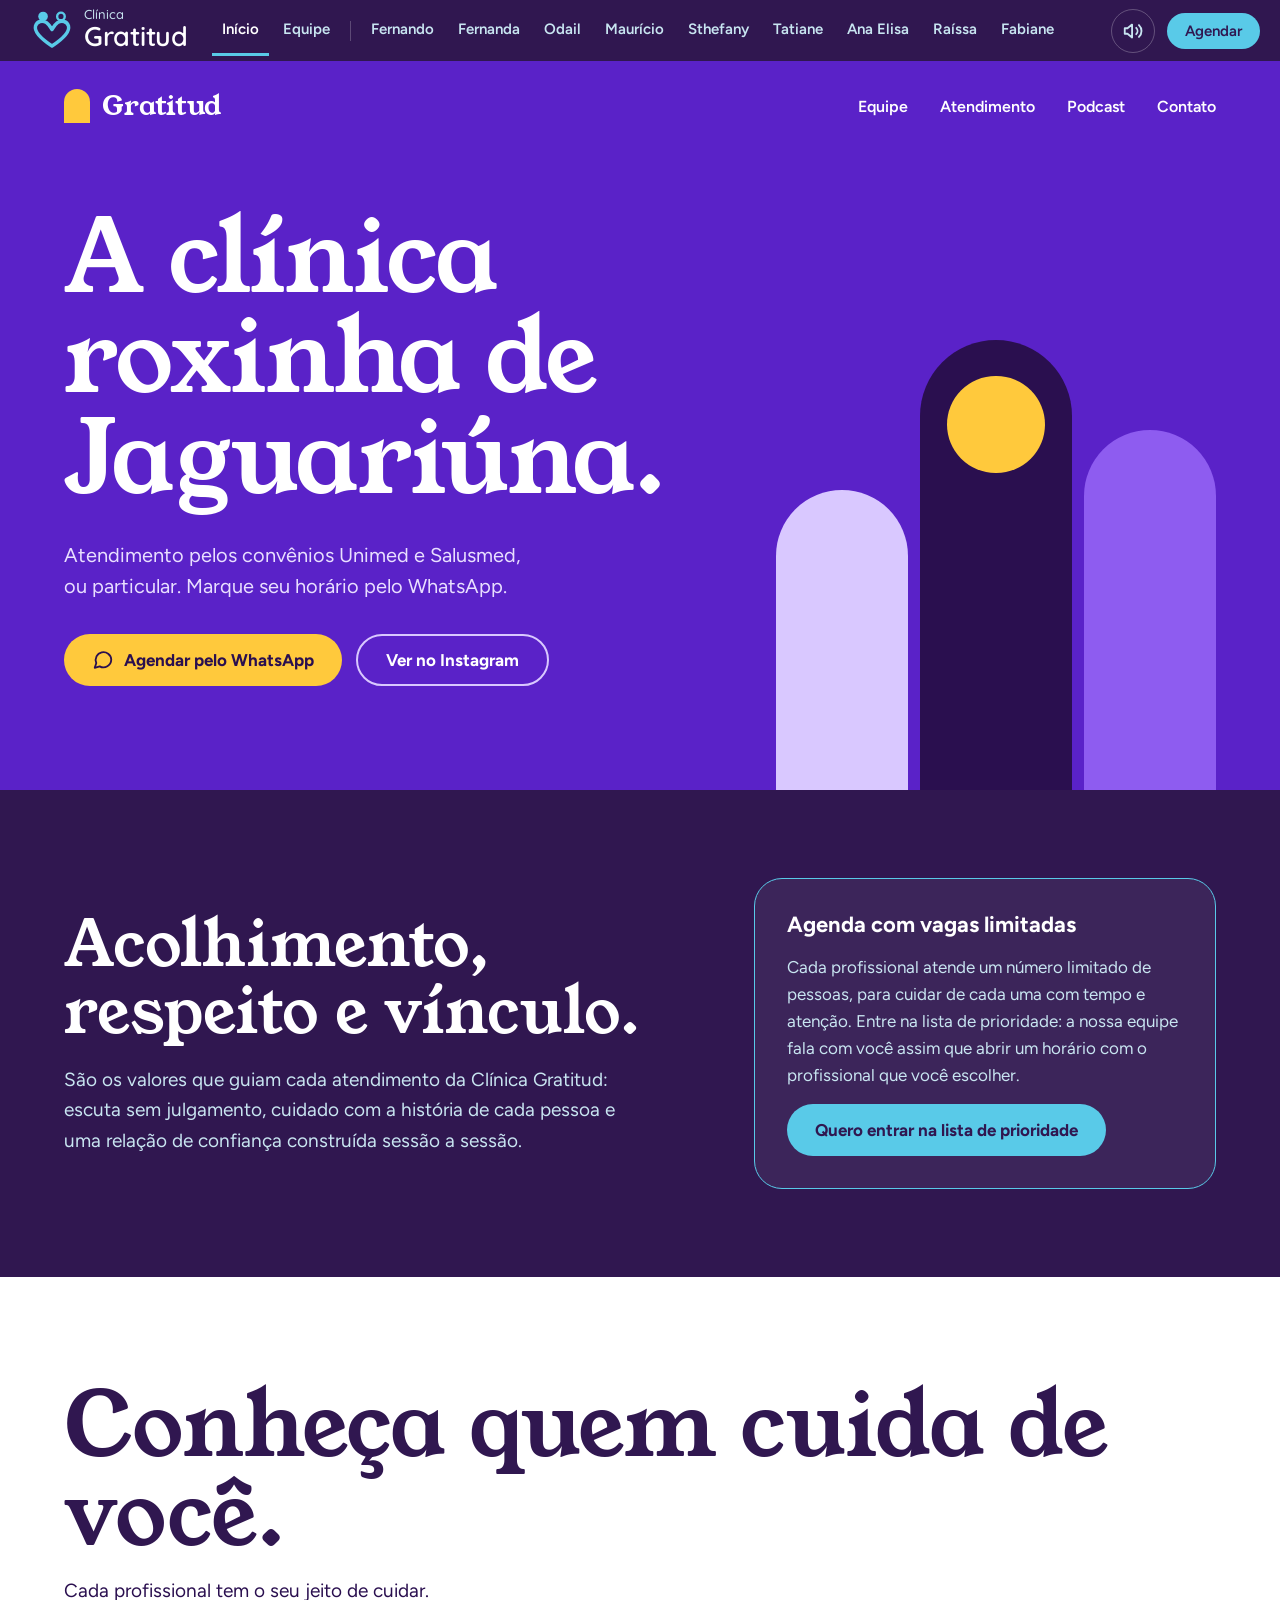
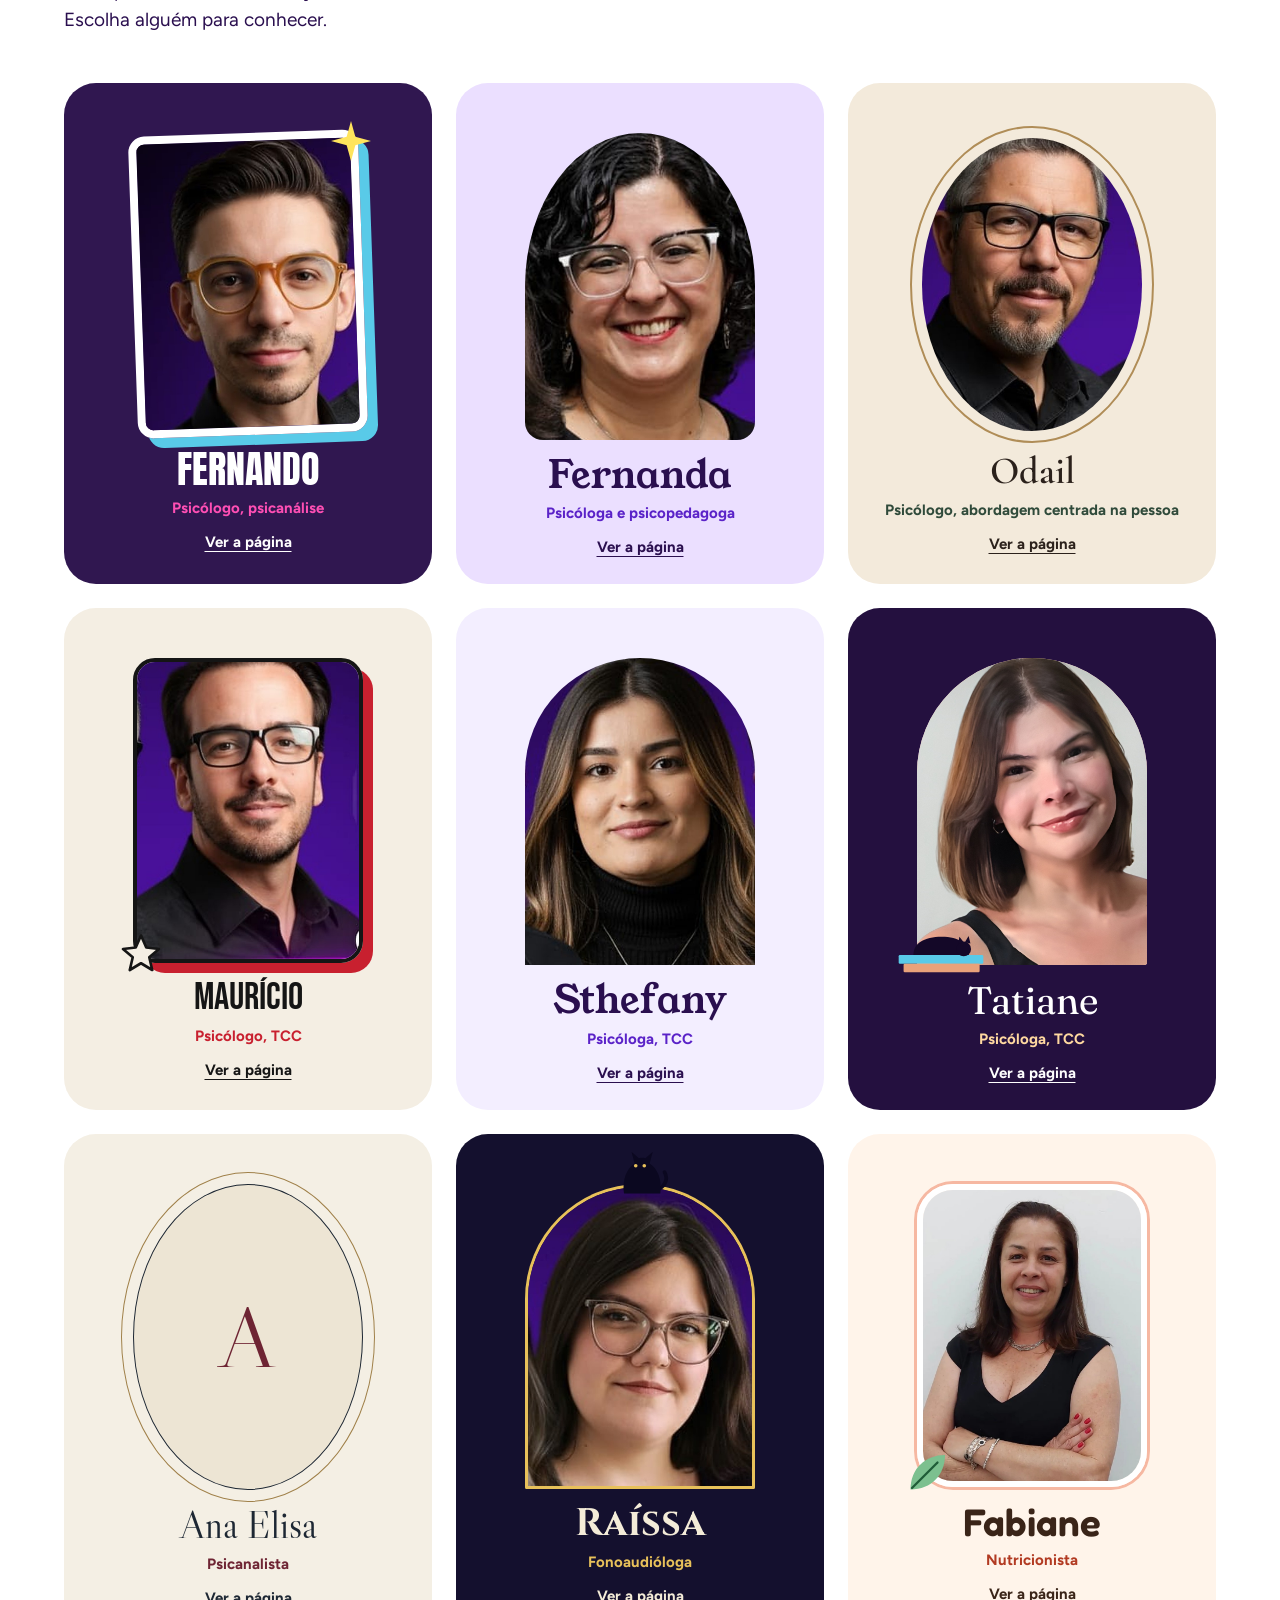
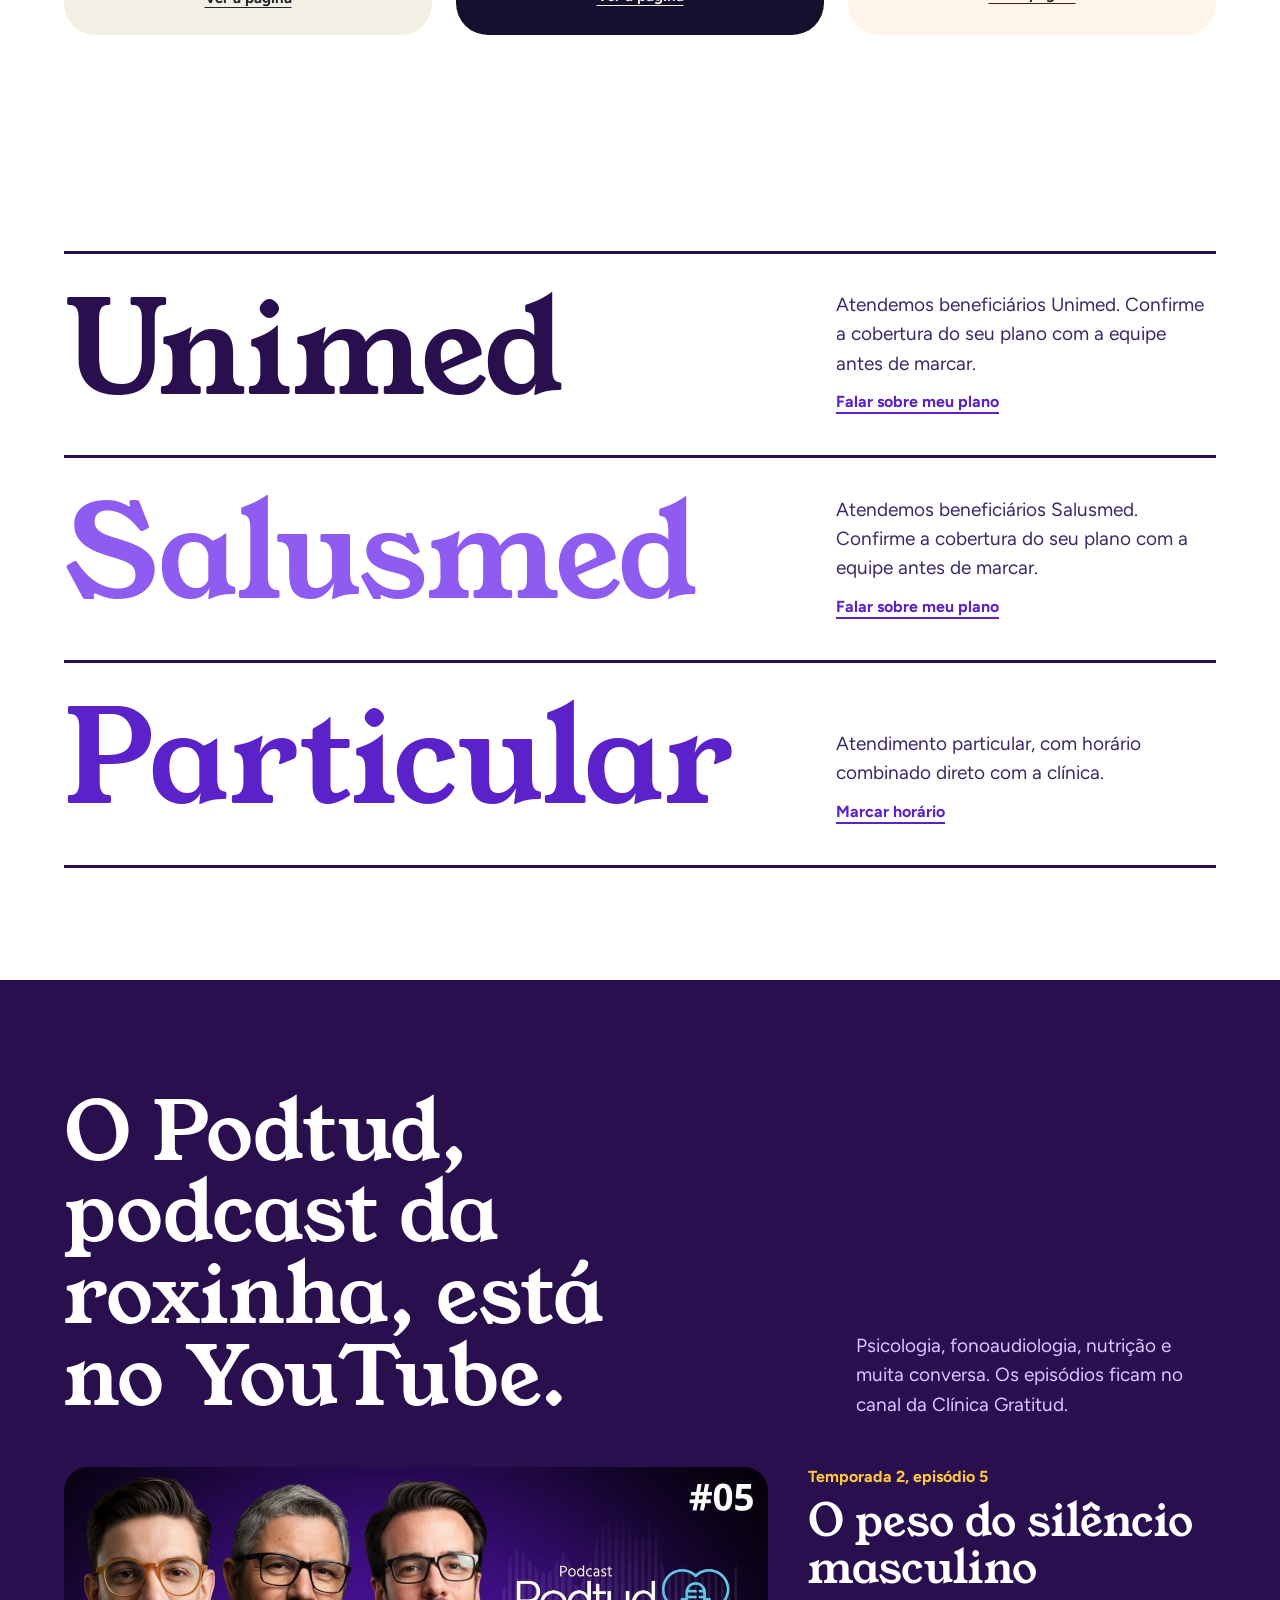
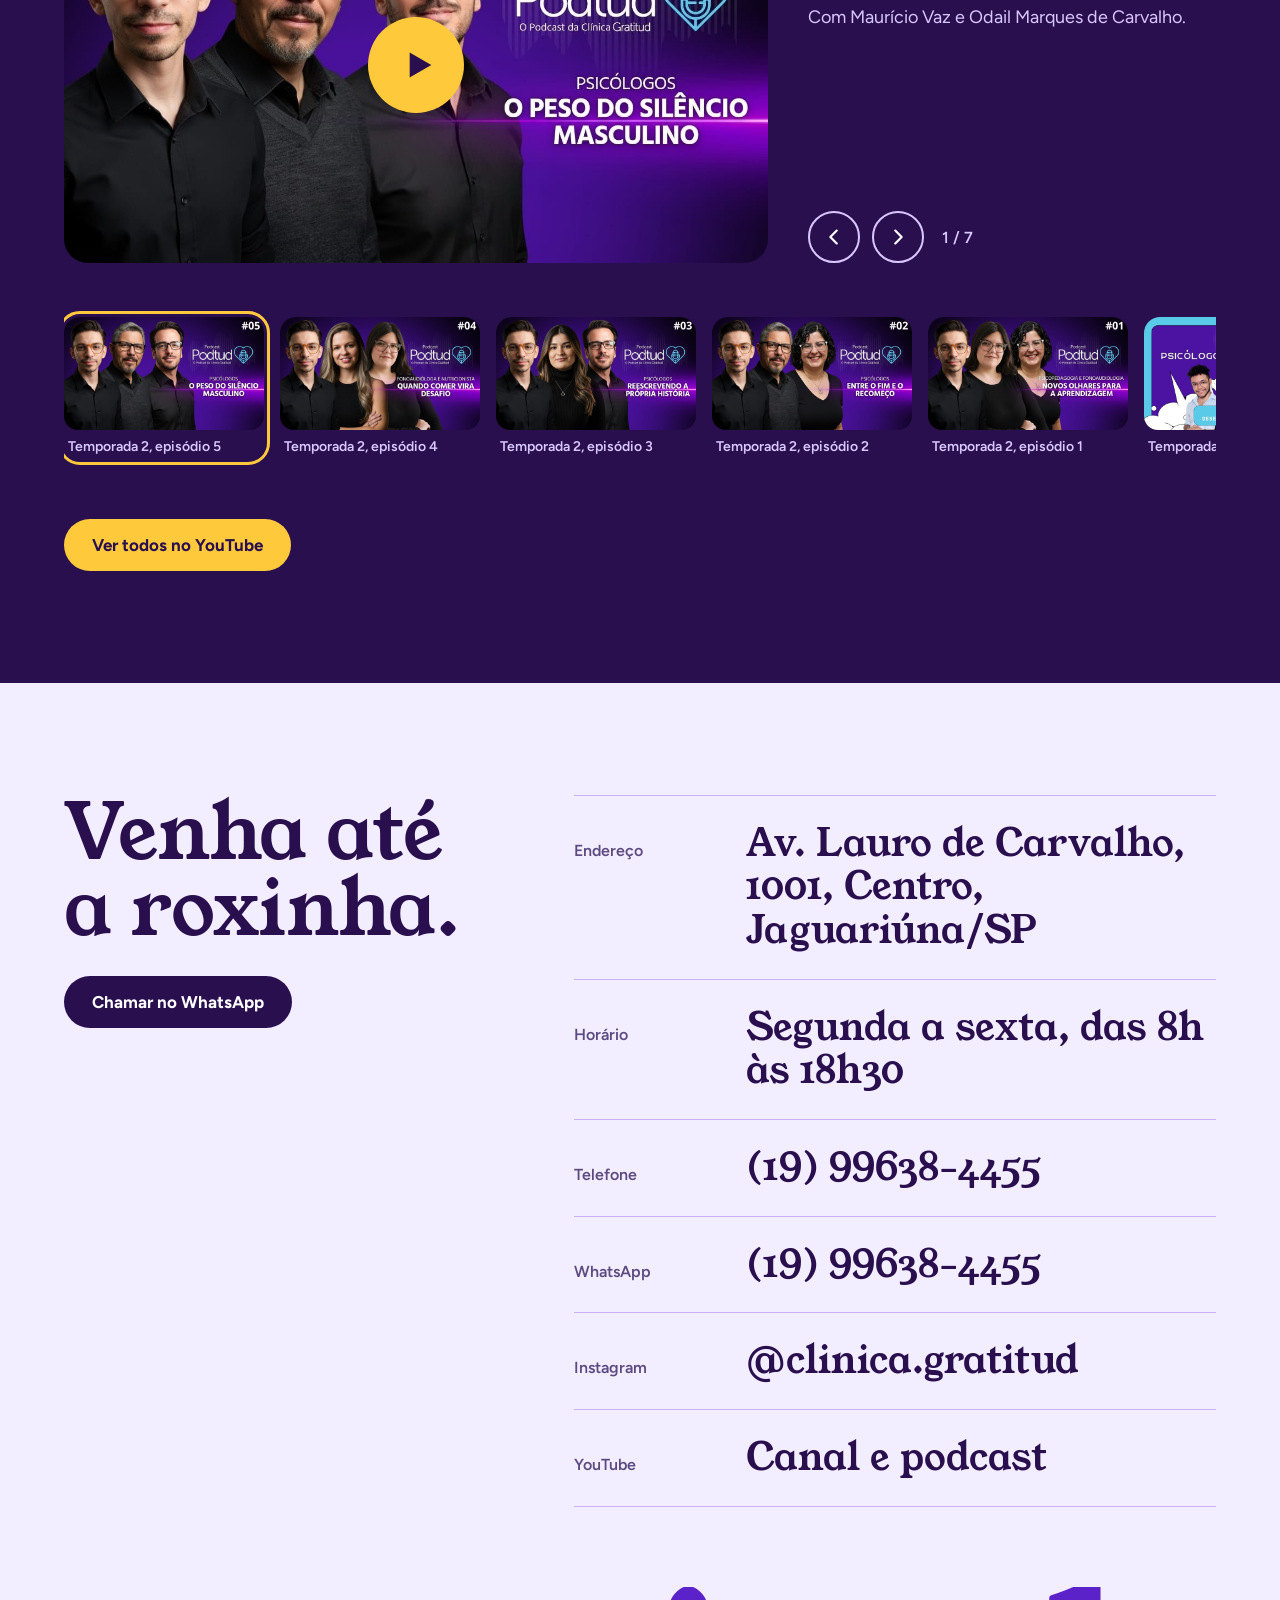
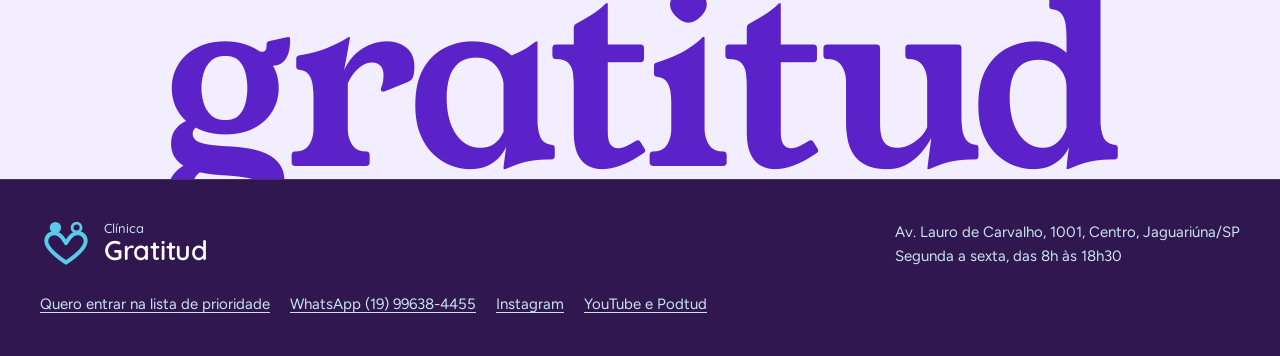
<file: index.html>
<!doctype html>
<html lang="pt-BR">
<head>
<meta charset="utf-8">
<meta name="viewport" content="width=device-width, initial-scale=1">
<meta name="robots" content="noindex, nofollow">
<title>Clínica Gratitud, Jaguariúna</title>
<link rel="preconnect" href="https://fonts.googleapis.com">
<link href="https://fonts.googleapis.com/css2?family=Figtree:wght@400;600;700&family=Young+Serif&display=swap" rel="stylesheet">
<style>
body{margin:0;font-family:'Figtree',system-ui,sans-serif;color:#2A0F4F;background:#F3EEFF}
a{color:inherit}
a:focus-visible{outline:3px solid #8E5CF0;outline-offset:4px}
.dark a:focus-visible{outline-color:#FFC93C}
.display{font-family:'Young Serif',Georgia,serif;font-weight:400}
.pill{display:inline-flex;align-items:center;gap:10px;min-height:52px;padding:0 28px;border-radius:999px;font-weight:700;font-size:17px;text-decoration:none;box-sizing:border-box;transition:background .2s,color .2s}
.pill-sun{background:#FFC93C;color:#2A0F4F}.pill-sun:hover{background:#FFFFFF}
.pill-ghost{border:2px solid #D9C8FF;color:#FFFFFF}.pill-ghost:hover{background:#FFFFFF;color:#2A0F4F;border-color:#FFFFFF}
.pill-grape{background:#2A0F4F;color:#FFFFFF}.pill-grape:hover{background:#5A22C8}
.navlink{color:#FFFFFF;text-decoration:none;font-weight:600;font-size:16px}.navlink:hover{color:#FFC93C}
.row-link{font-weight:700;color:#5A22C8;text-decoration:underline;text-underline-offset:5px;text-decoration-thickness:2px}.row-link:hover{color:#2A0F4F}
.crow{display:flex;flex-wrap:wrap;align-items:baseline;gap:6px 32px;padding:26px 0;border-top:1px solid #C7B3F2;text-decoration:none}
.crow:last-child{border-bottom:1px solid #C7B3F2}
a.crow:hover .cval{color:#5A22C8}
.cval{font-family:'Young Serif',Georgia,serif;font-size:clamp(24px,3.2vw,38px);line-height:1.15;color:#2A0F4F;transition:color .2s}
.bar{transition:transform .25s}
.wave:hover .bar{transform:scaleY(1.18)}
.arch{animation:rise .9s cubic-bezier(.2,.8,.2,1) both}
.a2{animation-delay:.12s}.a3{animation-delay:.24s}
@keyframes rise{from{transform:translateY(70px);opacity:0}to{transform:none;opacity:1}}
.feat{display:block;text-decoration:none}
.feat img{transition:transform .4s}
.feat:hover img{transform:scale(1.03)}
.play{position:absolute;left:50%;top:50%;width:96px;height:96px;margin:-48px 0 0 -48px;border-radius:50%;background:#FFC93C;display:flex;align-items:center;justify-content:center;transition:transform .2s}
.feat:hover .play{transform:scale(1.08)}
.nav{width:52px;height:52px;border-radius:50%;border:2px solid #D9C8FF;background:transparent;color:#FFFFFF;display:inline-flex;align-items:center;justify-content:center;cursor:pointer;transition:background .2s,color .2s}
.nav:hover{background:#FFFFFF;color:#2A0F4F}
.nav:focus-visible,.thumb:focus-visible{outline:3px solid #FFC93C;outline-offset:3px}
.strip{display:flex;gap:16px;overflow-x:auto;padding:6px 4px 12px;scroll-snap-type:x mandatory}
.thumb{flex:0 0 200px;scroll-snap-align:start;border:0;padding:0;background:transparent;border-radius:16px;overflow:hidden;cursor:pointer;display:flex;flex-direction:column;gap:8px;text-align:left;color:#D9C8FF;font:600 14px 'Figtree',system-ui,sans-serif;outline-offset:3px}
.thumb.on{outline:3px solid #FFC93C}.thumb:focus-visible{outline:3px solid #FFFFFF;outline-offset:3px}
.thumb img{width:100%;aspect-ratio:16/9;object-fit:cover;border-radius:14px;display:block}
.thumb span{padding:0 4px 4px}
@media (prefers-reduced-motion: reduce){.arch{animation:none}.bar{transition:none}.feat img,.play{transition:none}}
</style>
<!--nav:meta--><meta name="description" content="Clínica Gratitud em Jaguariúna/SP: psicologia, psicopedagogia, fonoaudiologia e nutrição. Unimed, Salusmed e particular."><link rel="icon" href="favicon.svg" type="image/svg+xml"><!--/nav:meta-->
</head>
<body>
<!--nav:menu--><link href="https://fonts.googleapis.com/css2?family=Quicksand:wght@500;600&display=swap" rel="stylesheet"><style>@view-transition{navigation:auto}::view-transition-old(root){animation:vt-out .28s ease both}::view-transition-new(root){animation:vt-in .42s cubic-bezier(.2,.8,.2,1) both}::view-transition-group(*){animation-duration:.5s;animation-timing-function:cubic-bezier(.2,.8,.2,1)}@keyframes vt-out{to{opacity:0;transform:translateY(-10px)}}@keyframes vt-in{from{opacity:0;transform:translateY(14px)}}@media (prefers-reduced-motion: reduce){::view-transition-group(*),::view-transition-old(root),::view-transition-new(root){animation:none}}img[src="fotos/fernando2.jpg"]{view-transition-name:foto-fernando}img[src="fotos/fernanda.jpg"]{view-transition-name:foto-fernanda}img[src="fotos/odail.jpg"]{view-transition-name:foto-odail}img[src="fotos/mauricio.jpg"]{view-transition-name:foto-mauricio}img[src="fotos/sthefany.jpg"]{view-transition-name:foto-sthefany}img[src="fotos/tatiane.jpg"]{view-transition-name:foto-tatiane}img[src="fotos/raissa.jpg"]{view-transition-name:foto-raissa}img[src="fotos/fabiane2.jpg"]{view-transition-name:foto-fabiane}.gnav{position:sticky;top:0;z-index:50;background:#301750;font:600 15px 'Figtree',system-ui,sans-serif;view-transition-name:menu}.gnav-in{max-width:1240px;margin:0 auto;padding:0 16px;display:flex;align-items:center;gap:4px;overflow-x:auto;white-space:nowrap;scrollbar-width:none}.gnav-in::-webkit-scrollbar{display:none}.gnav a{color:#C8E5F1;text-decoration:none;padding:15px 10px;display:inline-flex;align-items:center;gap:8px;border-bottom:3px solid transparent}.gnav a:hover{color:#FFFFFF}.gnav a[aria-current=page]{color:#FFFFFF;border-bottom-color:#59CAE8}.gnav .marca{color:#FFFFFF;margin-right:10px;gap:10px;padding:8px 10px}.gnav .marca svg{width:44px;height:39px;flex:none}.mw{display:flex;flex-direction:column;line-height:1;font-family:'Quicksand',system-ui,sans-serif}.mw small{font-size:13px;font-weight:500;color:#C8E5F1;margin-bottom:2px}.mw b{font-size:27px;font-weight:600;letter-spacing:-.01em}.gnav .sep{width:1px;height:20px;background:rgba(255,255,255,.22);flex:none;margin:0 6px}.gnav .cta{margin-left:auto;background:#59CAE8;color:#301750;border-radius:999px;padding:9px 18px;border:0}.gnav .cta:hover{background:#FFFFFF;color:#000}.gnav a:focus-visible,.corr a:focus-visible,.rod a:focus-visible{outline:3px solid #59CAE8;outline-offset:-3px}.gnav .cta:focus-visible{outline-color:#FFFFFF;outline-offset:2px}.som{margin-left:auto;width:44px;height:44px;border-radius:50%;border:1px solid rgba(255,255,255,.25);background:transparent;color:#C8E5F1;display:inline-flex;align-items:center;justify-content:center;cursor:pointer;flex:none}.som:hover{color:#FFFFFF;border-color:#59CAE8}.som:focus-visible{outline:3px solid #FFFFFF;outline-offset:2px}.som[data-on='0'] .onda{display:none}.som[data-on='1'] .x{display:none}.som+.cta{margin-left:8px}html{scroll-padding-top:64px}.skip{position:absolute;left:-9999px;top:8px;z-index:100;background:#FFFFFF;color:#301750;padding:10px 16px;border-radius:8px;font:700 15px system-ui,sans-serif}.skip:focus{left:16px}@media (max-width:640px){.gnav-in{flex-wrap:wrap;overflow:visible;white-space:normal;padding:4px 12px}.gnav a{padding:10px 8px}.gnav .marca{width:100%}.gnav .sep{display:none}.gnav .cta{margin:6px 0 8px}}header>a[href='index.html']:first-child{display:none!important}header:has(>a[href='index.html']:first-child){justify-content:flex-end}</style><a class="skip" href="#conteudo">Pular para o conteúdo</a><nav class="gnav" aria-label="Páginas do site"><div class="gnav-in"><a class="marca" href="index.html" aria-label="Clínica Gratitud, página inicial"><svg viewBox="0 0 64 56" aria-hidden="true" width="26" height="23" fill="none" stroke="#59CAE8" stroke-width="5" stroke-linecap="round" stroke-linejoin="round"><circle cx="19" cy="9" r="7" fill="#59CAE8" stroke="none"/><circle cx="45" cy="9" r="5.5" stroke-width="3.5"/><path d="M32 52C14 40 6 31 8 23c2-7 10-9 16-5 4 3 6 7 8 10 2-3 4-7 8-10 6-4 14-2 16 5 2 8-6 17-24 29z"/></svg><span class="mw"><small>Clínica</small> <b>Gratitud</b></span></a><a href="index.html" aria-current="page">Início</a><a href="equipe.html">Equipe</a><span class="sep" aria-hidden="true"></span><a href="fernando.html">Fernando</a><a href="fernanda.html">Fernanda</a><a href="odail.html">Odail</a><a href="mauricio.html">Maurício</a><a href="sthefany.html">Sthefany</a><a href="tatiane.html">Tatiane</a><a href="ana-elisa.html">Ana Elisa</a><a href="raissa.html">Raíssa</a><a href="fabiane.html">Fabiane</a><button class="som" type="button" aria-pressed="true" aria-label="Desligar som ambiente"><svg viewBox="0 0 24 24" width="22" height="22" fill="none" stroke="currentColor" stroke-width="2" stroke-linecap="round" stroke-linejoin="round" aria-hidden="true"><path d="M11 5 6 9H3v6h3l5 4z"/><path class="onda" d="M15.5 8.5a5 5 0 0 1 0 7M18.5 5.5a9 9 0 0 1 0 13"/><path class="x" d="m16 9 6 6m0-6-6 6"/></svg></button><a class="cta" href="https://wa.me/5519996384455?text=Ol%C3%A1!%20Gostaria%20de%20agendar%20um%20hor%C3%A1rio." target="_blank" rel="noopener">Agendar</a></div></nav><!--/nav:menu-->
<!--nav:main--><main id="conteudo"><!--/nav:main-->



<div style="width:100%;box-sizing:border-box">

<!-- Hero -->
<section id="topo" class="dark" style="background:#5A22C8;overflow:hidden">
<div style="max-width:1200px;margin:0 auto;padding:0 24px;box-sizing:border-box">

<header style="display:flex;flex-wrap:wrap;align-items:center;justify-content:space-between;gap:16px 32px;padding:28px 0">
<a href="#topo" style="display:flex;align-items:center;gap:12px;text-decoration:none;color:#FFFFFF">
<span style="width:26px;height:34px;background:#FFC93C;border-radius:999px 999px 0 0;display:block" aria-hidden="true"></span>
<span class="display" style="font-size:28px;line-height:1">Gratitud</span>
</a>
<nav style="display:flex;flex-wrap:wrap;gap:12px 32px;align-items:center" aria-label="Principal">
<a class="navlink" href="#equipe">Equipe</a>
<a class="navlink" href="#atendimento">Atendimento</a>
<a class="navlink" href="#podcast">Podcast</a>
<a class="navlink" href="#contato">Contato</a>
</nav>
</header>

<div style="display:flex;flex-wrap:wrap;align-items:flex-end;gap:48px 64px;padding-top:56px">
<div style="flex:1 1 520px;display:flex;flex-direction:column;gap:32px;padding-bottom:104px">
<h1 class="display" style="margin:0;font-size:clamp(52px,8vw,112px);line-height:0.98;letter-spacing:-0.01em;color:#FFFFFF">A clínica roxinha de Jaguariúna.</h1>
<p style="margin:0;font-size:20px;line-height:1.55;color:#E9DFFF;max-width:480px">Atendimento pelos convênios Unimed e Salusmed, ou particular. Marque seu horário pelo WhatsApp.</p>
<div style="display:flex;flex-wrap:wrap;gap:14px">
<a class="pill pill-sun" href="https://wa.me/5519996384455?text=Ol%C3%A1!%20Gostaria%20de%20agendar%20um%20hor%C3%A1rio." target="_blank" rel="noopener">
<svg width="22" height="22" viewBox="0 0 24 24" fill="none" stroke="currentColor" stroke-width="2" stroke-linecap="round" stroke-linejoin="round" aria-hidden="true"><path d="M21 11.5a8.5 8.5 0 0 1-12.6 7.4L3 20.5l1.7-5.2A8.5 8.5 0 1 1 21 11.5z"/></svg>
Agendar pelo WhatsApp
</a>
<a class="pill pill-ghost" href="https://www.instagram.com/clinica.gratitud/" target="_blank" rel="noopener">Ver no Instagram</a>
</div>
</div>

<div style="flex:1 1 340px;max-width:440px;width:100%;margin:0 auto;display:flex;align-items:flex-end;gap:12px;height:470px" aria-hidden="true">
<div class="arch a1" style="flex:1;height:300px;background:#D9C8FF;border-radius:999px 999px 0 0"></div>
<div class="arch a2" style="flex:1.15;height:450px;background:#2A0F4F;border-radius:999px 999px 0 0;display:flex;justify-content:center;align-items:flex-start;padding-top:36px;box-sizing:border-box">
<div style="width:64%;aspect-ratio:1;border-radius:50%;background:#FFC93C"></div>
</div>
<div class="arch a3" style="flex:1;height:360px;background:#8E5CF0;border-radius:999px 999px 0 0"></div>
</div>
</div>

</div>
</section>

<!-- Valores e agenda -->
<section id="valores" style="background:#301750;color:#FFFFFF">
<div style="max-width:1200px;margin:0 auto;padding:88px 24px;box-sizing:border-box;display:flex;flex-wrap:wrap;gap:48px 72px;align-items:center">
<div style="flex:1.3 1 460px;min-width:0;display:flex;flex-direction:column;gap:20px">
<h2 class="display" style="margin:0;font-size:clamp(36px,5vw,64px);line-height:1.05;color:#FFFFFF">Acolhimento, respeito e vínculo.</h2>
<p style="margin:0;font-size:19px;line-height:1.6;color:#C8E5F1;max-width:560px">São os valores que guiam cada atendimento da Clínica Gratitud: escuta sem julgamento, cuidado com a história de cada pessoa e uma relação de confiança construída sessão a sessão.</p>
</div>
<div style="flex:1 1 340px;min-width:0;background:rgba(255,255,255,.06);border:1px solid #59CAE8;border-radius:28px;padding:32px;box-sizing:border-box;display:flex;flex-direction:column;gap:14px">
<b style="font-size:22px;line-height:1.3;color:#FFFFFF">Agenda com vagas limitadas</b>
<p style="margin:0;font-size:17px;line-height:1.6;color:#C8E5F1">Cada profissional atende um número limitado de pessoas, para cuidar de cada uma com tempo e atenção. Entre na lista de prioridade: a nossa equipe fala com você assim que abrir um horário com o profissional que você escolher.</p>
<div><a class="pill" href="https://wa.me/5519996384455?text=Ol%C3%A1!%20Quero%20entrar%20na%20lista%20de%20prioridade%20da%20agenda%20da%20Cl%C3%ADnica%20Gratitud." target="_blank" rel="noopener" style="background:#59CAE8;color:#301750">Quero entrar na lista de prioridade</a></div>
</div>
</div>
</section>

<!-- Atendimento -->


<!--nav:equipe--><link href="https://fonts.googleapis.com/css2?family=Anton&family=Bebas+Neue&family=Cinzel:wght@700&family=Cormorant+Garamond:wght@600&family=Fraunces:opsz,wght@9..144,500&family=Fredoka:wght@600&family=Libre+Caslon+Display&family=Libre+Caslon+Text:ital@1&display=swap" rel="stylesheet"><style>.tgrid{display:grid;grid-template-columns:repeat(auto-fill,minmax(300px,1fr));gap:24px}.tc{display:flex;flex-direction:column;align-items:center;text-align:center;gap:10px;padding:32px 24px 28px;border-radius:32px;text-decoration:none;box-sizing:border-box;transition:transform .3s cubic-bezier(.2,.8,.2,1)}.tc:hover{transform:translateY(-6px)}.tc .go{margin-top:6px;font-size:15px;font-weight:700;text-decoration:underline;text-underline-offset:4px}.tc:focus-visible{outline:3px solid #301750;outline-offset:4px}@media (prefers-reduced-motion: reduce){.tc{transition:none}}</style><section id="equipe" style="background:#FFFFFF"><div style="max-width:1200px;margin:0 auto;padding:104px 24px;box-sizing:border-box;display:flex;flex-direction:column;gap:48px"><div style="display:flex;flex-wrap:wrap;align-items:flex-end;justify-content:space-between;gap:16px 48px"><h2 style="margin:0;font-family:'Young Serif',Georgia,serif;font-weight:400;font-size:clamp(48px,7vw,96px);line-height:1;color:#301750">Conheça quem cuida de você.</h2><p style="margin:0;flex:0 1 380px;font-size:19px;line-height:1.55">Cada profissional tem o seu jeito de cuidar. Escolha alguém para conhecer.</p></div><div class="tgrid"><a class="tc" href="fernando.html" style="background:#301750;color:#FFFFFF"><div style="position:relative;width:72%;margin:18px auto 6px"><div style="aspect-ratio:3/4;overflow:hidden;display:flex;align-items:center;justify-content:center;border:8px solid #FFFFFF;border-radius:16px;transform:rotate(-2deg);box-shadow:10px 10px 0 #59CAE8"><img src="fotos/fernando2.jpg" alt="" loading="lazy" style="width:100%;height:100%;object-fit:cover;display:block"></div><svg aria-hidden="true" width="40" height="40" viewBox="0 0 24 24" fill="#FFE45C" style="position:absolute;top:-12px;right:-8px"><path d="M12 0l2.6 9.4L24 12l-9.4 2.6L12 24l-2.6-9.4L0 12l9.4-2.6z"/></svg></div><b style="font-weight:400;font-family:'Anton',Impact,sans-serif;text-transform:uppercase;font-size:clamp(30px,3vw,40px);line-height:1">Fernando</b><span style="font-size:15px;font-weight:700;color:#FF4FB4">Psicólogo, psicanálise</span><span class="go" style="color:#FFFFFF">Ver a página</span></a><a class="tc" href="fernanda.html" style="background:#EBDFFF;color:#2A0F4F"><div style="position:relative;width:72%;margin:18px auto 6px"><div style="aspect-ratio:3/4;overflow:hidden;display:flex;align-items:center;justify-content:center;border-radius:50% 50% 18px 18px"><img src="fotos/fernanda.jpg" alt="" loading="lazy" style="width:100%;height:100%;object-fit:cover;display:block"></div></div><b style="font-weight:400;font-family:'Young Serif',Georgia,serif;font-size:clamp(30px,3vw,40px);line-height:1">Fernanda</b><span style="font-size:15px;font-weight:700;color:#5A22C8">Psicóloga e psicopedagoga</span><span class="go" style="color:#2A0F4F">Ver a página</span></a><a class="tc" href="odail.html" style="background:#F3EADB;color:#2B211B"><div style="position:relative;width:72%;margin:18px auto 6px"><div style="aspect-ratio:3/4;overflow:hidden;display:flex;align-items:center;justify-content:center;border-radius:50%;border:5px solid #F3EADB;outline:2px solid #B08D57;outline-offset:5px"><img src="fotos/odail.jpg" alt="" loading="lazy" style="width:100%;height:100%;object-fit:cover;display:block"></div></div><b style="font-weight:400;font-family:'Cormorant Garamond',Georgia,serif;font-weight:600;font-size:clamp(30px,3vw,40px);line-height:1">Odail</b><span style="font-size:15px;font-weight:700;color:#2F4A3A">Psicólogo, abordagem centrada na pessoa</span><span class="go" style="color:#2B211B">Ver a página</span></a><a class="tc" href="mauricio.html" style="background:#F4EEE3;color:#151515"><div style="position:relative;width:72%;margin:18px auto 6px"><div style="aspect-ratio:3/4;overflow:hidden;display:flex;align-items:center;justify-content:center;border:4px solid #151515;border-radius:22px;box-shadow:10px 10px 0 #C8202F"><img src="fotos/mauricio.jpg" alt="" loading="lazy" style="width:100%;height:100%;object-fit:cover;display:block"></div><svg aria-hidden="true" width="48" height="48" viewBox="0 0 64 64" style="position:absolute;bottom:-16px;left:-16px"><path d="M32 6l7 16 17 2-13 11 4 17-15-9-15 9 4-17L8 24l17-2z" fill="#F4EEE3" stroke="#151515" stroke-width="3.5" stroke-linejoin="round"/></svg></div><b style="font-weight:400;font-family:'Bebas Neue',Impact,sans-serif;font-size:clamp(30px,3vw,40px);line-height:1">Maurício</b><span style="font-size:15px;font-weight:700;color:#C8202F">Psicólogo, TCC</span><span class="go" style="color:#151515">Ver a página</span></a><a class="tc" href="sthefany.html" style="background:#F3EEFF;color:#2A0F4F"><div style="position:relative;width:72%;margin:18px auto 6px"><div style="aspect-ratio:3/4;overflow:hidden;display:flex;align-items:center;justify-content:center;border-radius:999px 999px 0 0"><img src="fotos/sthefany.jpg" alt="" loading="lazy" style="width:100%;height:100%;object-fit:cover;display:block"></div></div><b style="font-weight:400;font-family:'Young Serif',Georgia,serif;font-size:clamp(30px,3vw,40px);line-height:1">Sthefany</b><span style="font-size:15px;font-weight:700;color:#5A22C8">Psicóloga, TCC</span><span class="go" style="color:#2A0F4F">Ver a página</span></a><a class="tc" href="tatiane.html" style="background:#24103F;color:#FFFFFF"><div style="position:relative;width:72%;margin:18px auto 6px"><div style="aspect-ratio:3/4;overflow:hidden;display:flex;align-items:center;justify-content:center;border-radius:999px 999px 24px 24px;background:linear-gradient(#3E1A8A,#5A22C8);box-shadow:0 0 0 2px #FFD9A0 inset"><img src="fotos/tatiane.jpg" alt="" loading="lazy" style="width:100%;height:100%;object-fit:cover;display:block"></div><svg aria-hidden="true" width="92" height="46" viewBox="0 0 150 70" style="position:absolute;left:-22px;bottom:-10px"><rect x="6" y="40" width="138" height="14" rx="2" fill="#59CAE8"/><rect x="14" y="54" width="124" height="14" rx="2" fill="#E9A27A"/><path d="M30 40c0-22 22-30 46-30 26 0 44 10 44 30z" fill="#140828"/><circle cx="112" cy="30" r="12" fill="#140828"/><path d="M103 22l2-12 7 9zM114 19l6-10 3 12z" fill="#140828"/></svg></div><b style="font-weight:400;font-family:'Fraunces',Georgia,serif;font-size:clamp(30px,3vw,40px);line-height:1">Tatiane</b><span style="font-size:15px;font-weight:700;color:#FFD9A0">Psicóloga, TCC</span><span class="go" style="color:#FFFFFF">Ver a página</span></a><a class="tc" href="ana-elisa.html" style="background:#F4EFE4;color:#1D2733"><div style="position:relative;width:72%;margin:18px auto 6px"><div style="aspect-ratio:3/4;overflow:hidden;display:flex;align-items:center;justify-content:center;border-radius:50%;background:#EDE5D4;border:1.5px solid #1D2733"><span style="font-family:'Libre Caslon Display',Georgia,serif;font-size:84px;color:#6E2433">A</span></div><span aria-hidden="true" style="position:absolute;inset:-12px;border:1px solid #A0814A;border-radius:50%"></span></div><b style="font-weight:400;font-family:'Libre Caslon Display',Georgia,serif;font-size:clamp(30px,3vw,40px);line-height:1">Ana Elisa</b><span style="font-size:15px;font-weight:700;color:#6E2433">Psicanalista</span><span class="go" style="color:#1D2733">Ver a página</span></a><a class="tc" href="raissa.html" style="background:#14102E;color:#F4ECD8"><div style="position:relative;width:72%;margin:18px auto 6px"><div style="aspect-ratio:3/4;overflow:hidden;display:flex;align-items:center;justify-content:center;border:3px solid #E8C15A;border-radius:999px 999px 14px 14px"><img src="fotos/raissa.jpg" alt="" loading="lazy" style="width:100%;height:100%;object-fit:cover;display:block"></div><svg aria-hidden="true" width="64" height="52" viewBox="0 0 120 96" style="position:absolute;top:-40px;left:50%;margin-left:-32px"><path d="M88 86c18-4 26-20 18-34" fill="none" stroke="#0B0820" stroke-width="7" stroke-linecap="round"/><path d="M30 92c-4-26 6-48 20-56l-6-22 14 12c4-1 8-1 12 0l14-12-6 22c14 8 24 30 20 56z" fill="#0B0820"/><circle cx="52" cy="40" r="3.4" fill="#E8C15A"/><circle cx="68" cy="40" r="3.4" fill="#E8C15A"/></svg></div><b style="font-weight:400;font-family:'Cinzel',Georgia,serif;font-weight:700;font-size:clamp(30px,3vw,40px);line-height:1">Raíssa</b><span style="font-size:15px;font-weight:700;color:#E8C15A">Fonoaudióloga</span><span class="go" style="color:#F4ECD8">Ver a página</span></a><a class="tc" href="fabiane.html" style="background:#FFF4EA;color:#3A2418"><div style="position:relative;width:72%;margin:18px auto 6px"><div style="aspect-ratio:3/4;overflow:hidden;display:flex;align-items:center;justify-content:center;border-radius:36px;border:6px solid #FFFFFF;box-shadow:0 0 0 3px #F6B8A2"><img src="fotos/fabiane2.jpg" alt="" loading="lazy" style="width:100%;height:100%;object-fit:cover;display:block"></div><svg aria-hidden="true" width="48" height="48" viewBox="0 0 64 64" style="position:absolute;bottom:-10px;left:-14px"><path d="M10 54C10 26 30 8 56 8c0 26-18 46-46 46z" fill="#7CC08F"/><path d="M12 52L46 18" stroke="#1F5C38" stroke-width="3" stroke-linecap="round"/></svg></div><b style="font-weight:400;font-family:'Fredoka',system-ui,sans-serif;font-weight:600;font-size:clamp(30px,3vw,40px);line-height:1">Fabiane</b><span style="font-size:15px;font-weight:700;color:#B23A22">Nutricionista</span><span class="go" style="color:#3A2418">Ver a página</span></a></div></div></section><!--/nav:equipe-->
<section id="atendimento" style="background:#FFFFFF">
<div style="max-width:1200px;margin:0 auto;padding:112px 24px;box-sizing:border-box">
<div style="display:flex;flex-wrap:wrap;align-items:flex-end;justify-content:space-between;gap:20px 48px;padding:36px 0 44px;border-top:3px solid #2A0F4F">
<h2 class="display" style="margin:0;font-size:clamp(56px,10vw,136px);line-height:0.95;color:#2A0F4F">Unimed</h2>
<div style="flex:0 1 380px;display:flex;flex-direction:column;gap:14px">
<p style="margin:0;font-size:19px;line-height:1.55;color:#3D2766">Atendemos beneficiários Unimed. Confirme a cobertura do seu plano com a equipe antes de marcar.</p>
<a class="row-link" href="https://wa.me/5519996384455?text=Ol%C3%A1!%20Tenho%20Unimed%20e%20gostaria%20de%20agendar." target="_blank" rel="noopener" style="align-self:flex-start">Falar sobre meu plano</a>
</div>
</div>
<div style="display:flex;flex-wrap:wrap;align-items:flex-end;justify-content:space-between;gap:20px 48px;padding:36px 0 44px;border-top:3px solid #2A0F4F">
<h2 class="display" style="margin:0;font-size:clamp(56px,10vw,136px);line-height:0.95;color:#8E5CF0">Salusmed</h2>
<div style="flex:0 1 380px;display:flex;flex-direction:column;gap:14px">
<p style="margin:0;font-size:19px;line-height:1.55;color:#3D2766">Atendemos beneficiários Salusmed. Confirme a cobertura do seu plano com a equipe antes de marcar.</p>
<a class="row-link" href="https://wa.me/5519996384455?text=Ol%C3%A1!%20Tenho%20Salusmed%20e%20gostaria%20de%20agendar." target="_blank" rel="noopener" style="align-self:flex-start">Falar sobre meu plano</a>
</div>
</div>
<div style="display:flex;flex-wrap:wrap;align-items:flex-end;justify-content:space-between;gap:20px 48px;padding:36px 0 44px;border-top:3px solid #2A0F4F;border-bottom:3px solid #2A0F4F">
<h2 class="display" style="margin:0;font-size:clamp(56px,10vw,136px);line-height:0.95;color:#5A22C8">Particular</h2>
<div style="flex:0 1 380px;display:flex;flex-direction:column;gap:14px">
<p style="margin:0;font-size:19px;line-height:1.55;color:#3D2766">Atendimento particular, com horário combinado direto com a clínica.</p>
<a class="row-link" href="https://wa.me/5519996384455?text=Ol%C3%A1!%20Gostaria%20de%20um%20atendimento%20particular." target="_blank" rel="noopener" style="align-self:flex-start">Marcar horário</a>
</div>
</div>
</div>
</section>

<!-- Podcast -->
<section id="podcast" class="dark" style="background:#2A0F4F" data-car>
<div style="max-width:1200px;margin:0 auto;padding:112px 24px;box-sizing:border-box;display:flex;flex-direction:column;gap:48px">
<div style="display:flex;flex-wrap:wrap;align-items:flex-end;justify-content:space-between;gap:24px 48px">
<h2 class="display" style="margin:0;font-size:clamp(44px,6.4vw,88px);line-height:1;color:#FFFFFF;max-width:640px">O Podtud, podcast da roxinha, está no YouTube.</h2>
<p style="margin:0;flex:0 1 360px;font-size:19px;line-height:1.55;color:#D9C8FF">Psicologia, fonoaudiologia, nutrição e muita conversa. Os episódios ficam no canal da Clínica Gratitud.</p>
</div>
<!-- Carrossel de episódios -->
<div style="display:flex;flex-wrap:wrap;gap:32px 40px;align-items:stretch">
<a class="feat" href="#" data-k="url" target="_blank" rel="noopener" style="flex:1.7 1 520px;min-width:0">
<div style="position:relative;width:100%;aspect-ratio:16/9;border-radius:24px;overflow:hidden;background:#5A22C8">
<img src="" data-k="img" alt="" loading="lazy" style="width:100%;height:100%;object-fit:cover;display:block">
<span class="play" aria-hidden="true"><svg width="40" height="40" viewBox="0 0 24 24" fill="#2A0F4F" style="margin-left:5px"><path d="M7 4.5v15l13-7.5z"/></svg></span>
</div>
</a>
<div style="flex:1 1 300px;min-width:0;display:flex;flex-direction:column;justify-content:space-between;gap:24px">
<div style="display:flex;flex-direction:column;gap:12px">
<span style="font-weight:700;color:#FFC93C;font-size:16px" data-k="tag"></span>
<span class="display" style="font-size:clamp(30px,3.4vw,44px);line-height:1.08;color:#FFFFFF" data-k="title" aria-live="polite"></span>
<span style="font-size:18px;line-height:1.55;color:#D9C8FF" data-k="who"></span>
</div>
<div style="display:flex;flex-wrap:wrap;align-items:center;gap:12px">
<button class="nav" type="button" data-act="prev" aria-label="Episódio anterior"><svg width="22" height="22" viewBox="0 0 24 24" fill="none" stroke="currentColor" stroke-width="2.4" stroke-linecap="round" stroke-linejoin="round" aria-hidden="true"><path d="M15 5l-7 7 7 7"/></svg></button>
<button class="nav" type="button" data-act="next" aria-label="Próximo episódio"><svg width="22" height="22" viewBox="0 0 24 24" fill="none" stroke="currentColor" stroke-width="2.4" stroke-linecap="round" stroke-linejoin="round" aria-hidden="true"><path d="M9 5l7 7-7 7"/></svg></button>
<span style="color:#D9C8FF;font-weight:600;font-size:16px;margin-left:6px" data-k="pos"></span>
</div>
</div>
</div>
<div class="strip" role="group" aria-label="Todos os episódios">

</div>
<div>
<a class="pill pill-sun" href="https://www.youtube.com/playlist?list=PLXBnnHpHFHMANGj6UrFIMMvCIbbhnevbS" target="_blank" rel="noopener">Ver todos no YouTube</a>
</div>
</div>
</section>

<!-- Contato -->
<section id="contato" style="background:#F3EEFF">
<div style="max-width:1200px;margin:0 auto;padding:112px 24px 56px;box-sizing:border-box;display:flex;flex-wrap:wrap;gap:48px 80px">
<div style="flex:1 1 300px;display:flex;flex-direction:column;gap:28px;align-self:flex-start">
<h2 class="display" style="margin:0;font-size:clamp(44px,6vw,80px);line-height:1;color:#2A0F4F">Venha até a roxinha.</h2>
<div>
<a class="pill pill-grape" href="https://wa.me/5519996384455?text=Ol%C3%A1!%20Gostaria%20de%20agendar%20um%20hor%C3%A1rio." target="_blank" rel="noopener">Chamar no WhatsApp</a>
</div>
</div>
<div style="flex:1.7 1 420px;min-width:0;display:flex;flex-direction:column">
<a class="crow" href="https://www.google.com/maps/search/?api=1&amp;query=Av.+Lauro+de+Carvalho,+1001,+Jaguari%C3%BAna,+SP" target="_blank" rel="noopener">
<span style="flex:0 0 140px;font-size:16px;font-weight:600;color:#5C4A80">Endereço</span>
<span class="cval" style="flex:1 1 280px">Av. Lauro de Carvalho, 1001, Centro, Jaguariúna/SP</span>
</a>
<div class="crow">
<span style="flex:0 0 140px;font-size:16px;font-weight:600;color:#5C4A80">Horário</span>
<span class="cval" style="flex:1 1 280px">Segunda a sexta, das 8h às 18h30</span>
</div>
<a class="crow" href="tel:+5519996384455">
<span style="flex:0 0 140px;font-size:16px;font-weight:600;color:#5C4A80">Telefone</span>
<span class="cval" style="flex:1 1 280px">(19) 99638-4455</span>
</a>
<a class="crow" href="https://wa.me/5519996384455" target="_blank" rel="noopener">
<span style="flex:0 0 140px;font-size:16px;font-weight:600;color:#5C4A80">WhatsApp</span>
<span class="cval" style="flex:1 1 280px">(19) 99638-4455</span>
</a>
<a class="crow" href="https://www.instagram.com/clinica.gratitud/" target="_blank" rel="noopener">
<span style="flex:0 0 140px;font-size:16px;font-weight:600;color:#5C4A80">Instagram</span>
<span class="cval" style="flex:1 1 280px">@clinica.gratitud</span>
</a>
<a class="crow" href="https://www.youtube.com/@clinicagratitud" target="_blank" rel="noopener">
<span style="flex:0 0 140px;font-size:16px;font-weight:600;color:#5C4A80">YouTube</span>
<span class="cval" style="flex:1 1 280px">Canal e podcast</span>
</a>
</div>
</div>

<!-- Assinatura -->
<div style="overflow:hidden;height:clamp(60px,15vw,230px);margin-top:24px">
<div class="display" aria-hidden="true" style="font-size:clamp(72px,19vw,290px);line-height:0.8;color:#5A22C8;text-align:center;white-space:nowrap;letter-spacing:-0.02em">gratitud</div>
</div>
</section>

</div>
<script>
(function(){
var eps=[{"tag": "Temporada 2, episódio 5", "title": "O peso do silêncio masculino", "who": "Com Maurício Vaz e Odail Marques de Carvalho.", "url": "https://www.youtube.com/watch?v=8rmGwotuvws", "img": "capas/ep_8rmGwotuvws.jpg"}, {"tag": "Temporada 2, episódio 4", "title": "Quando comer vira desafio", "who": "Com Nathalia Rossi e Raíssa Morato Duarte.", "url": "https://www.youtube.com/watch?v=o8SoRkSbmmk", "img": "capas/ep_o8SoRkSbmmk.jpg"}, {"tag": "Temporada 2, episódio 3", "title": "Reescrevendo a própria história", "who": "Com Sthefany Silva e Maurício Vaz.", "url": "https://www.youtube.com/watch?v=miaoVsojBrw", "img": "capas/ep_miaoVsojBrw.jpg"}, {"tag": "Temporada 2, episódio 2", "title": "Entre o fim e o recomeço", "who": "Com Fernanda Signato Marques e Odail Marques de Carvalho.", "url": "https://www.youtube.com/watch?v=cUrNZci9TfM", "img": "capas/ep_cUrNZci9TfM.jpg"}, {"tag": "Temporada 2, episódio 1", "title": "Novos olhares para a aprendizagem", "who": "Com Raíssa Morato Duarte e Fernanda Signato Marques.", "url": "https://www.youtube.com/watch?v=gaOH_AL_jcY", "img": "capas/ep_gaOH_AL_jcY.jpg"}, {"tag": "Temporada 1, episódio 5", "title": "Saúde mental no desenvolvimento infantil", "who": "Com Jhonatta Ribeiro e Fernanda Signato Marques.", "url": "https://www.youtube.com/watch?v=VZ3aTpJfYBs", "img": "capas/ep_VZ3aTpJfYBs.jpg"}, {"tag": "Temporada 1, episódio 1", "title": "A saúde mental da mulher", "who": "Com a equipe de psicologia da Clínica Gratitud.", "url": "https://www.youtube.com/watch?v=6qL9PA95LwE", "img": "capas/ep_6qL9PA95LwE.jpg"}], ring='#FFC93C', i=0;
var root=document.querySelector('[data-car]'); if(!root) return;
var strip=root.querySelector('.strip');
eps.forEach(function(e,k){
  var b=document.createElement('button'); b.type='button'; b.className='thumb'; b.setAttribute('aria-label',e.tag+': '+e.title);
  b.innerHTML='<img src="'+e.img+'" alt="" loading="lazy"><span>'+e.tag+'</span>';
  b.onclick=function(){i=k;draw();}; strip.appendChild(b);
});
function draw(){
  var e=eps[i];
  root.querySelectorAll('[data-k]').forEach(function(el){
    var k=el.getAttribute('data-k');
    if(k==='url'){el.href=e.url;el.setAttribute('aria-label','Assistir: '+e.title);}
    else if(k==='img'){el.src=e.img;}
    else if(k==='pos'){el.textContent=(i+1)+' / '+eps.length;}
    else {el.textContent=e[k];}
  });
  strip.querySelectorAll('.thumb').forEach(function(b,k){b.classList.toggle('on',k===i);b.setAttribute('aria-current',k===i?'true':'false');});
}
root.querySelector('[data-act=prev]').onclick=function(){i=(i-1+eps.length)%eps.length;draw();};
root.querySelector('[data-act=next]').onclick=function(){i=(i+1)%eps.length;draw();};
draw();
})();
</script>
<!--nav:fimmain--></main><!--/nav:fimmain-->
<!--nav:rodape--><style>.rod{background:#301750;color:#C8E5F1;border-top:1px solid rgba(255,255,255,.12);font:400 15px/1.6 'Figtree',system-ui,sans-serif}.rod-in{max-width:1200px;margin:0 auto;padding:40px 16px;display:flex;flex-wrap:wrap;gap:24px 48px;align-items:flex-start;justify-content:space-between}.rod a{color:#C8E5F1;text-decoration:underline;text-underline-offset:3px}.rod a:hover{color:#FFFFFF}.rod .lk{display:flex;flex-wrap:wrap;gap:8px 20px}.rod-marca svg{width:52px;height:46px}</style><footer class="rod"><div class="rod-in"><div class="rod-marca" style="display:flex;align-items:center;gap:12px;color:#FFFFFF"><svg viewBox="0 0 64 56" aria-hidden="true" width="26" height="23" fill="none" stroke="#59CAE8" stroke-width="5" stroke-linecap="round" stroke-linejoin="round"><circle cx="19" cy="9" r="7" fill="#59CAE8" stroke="none"/><circle cx="45" cy="9" r="5.5" stroke-width="3.5"/><path d="M32 52C14 40 6 31 8 23c2-7 10-9 16-5 4 3 6 7 8 10 2-3 4-7 8-10 6-4 14-2 16 5 2 8-6 17-24 29z"/></svg><span class="mw"><small>Clínica</small> <b>Gratitud</b></span></div><div><div>Av. Lauro de Carvalho, 1001, Centro, Jaguariúna/SP</div><div>Segunda a sexta, das 8h às 18h30</div></div><div class="lk"><a href="https://wa.me/5519996384455?text=Ol%C3%A1!%20Quero%20entrar%20na%20lista%20de%20prioridade%20da%20agenda%20da%20Cl%C3%ADnica%20Gratitud." target="_blank" rel="noopener">Quero entrar na lista de prioridade</a><a href="https://wa.me/5519996384455" target="_blank" rel="noopener">WhatsApp (19) 99638-4455</a><a href="https://www.instagram.com/clinica.gratitud/" target="_blank" rel="noopener">Instagram</a><a href="https://www.youtube.com/@clinicagratitud" target="_blank" rel="noopener">YouTube e Podtud</a></div></div></footer><!--/nav:rodape-->
<!--nav:som--><script>window.SOM_TEMA={"vol": 0.08, "corte": 1100, "drone": "C2", "pad": {"onda": "sawtooth", "dur": 12, "acordes": [["C3", "G3", "E4"], ["A2", "E3", "C4"], ["F2", "C3", "A3"], ["G2", "D3", "B3"]]}, "notas": {"onda": "sine", "lista": ["E5", "G5", "C5", "D5"], "passo": 2600, "dens": 0.35, "decai": 4}};</script><script src="som.js" defer></script><!--/nav:som-->
</body>
</html>
</file>
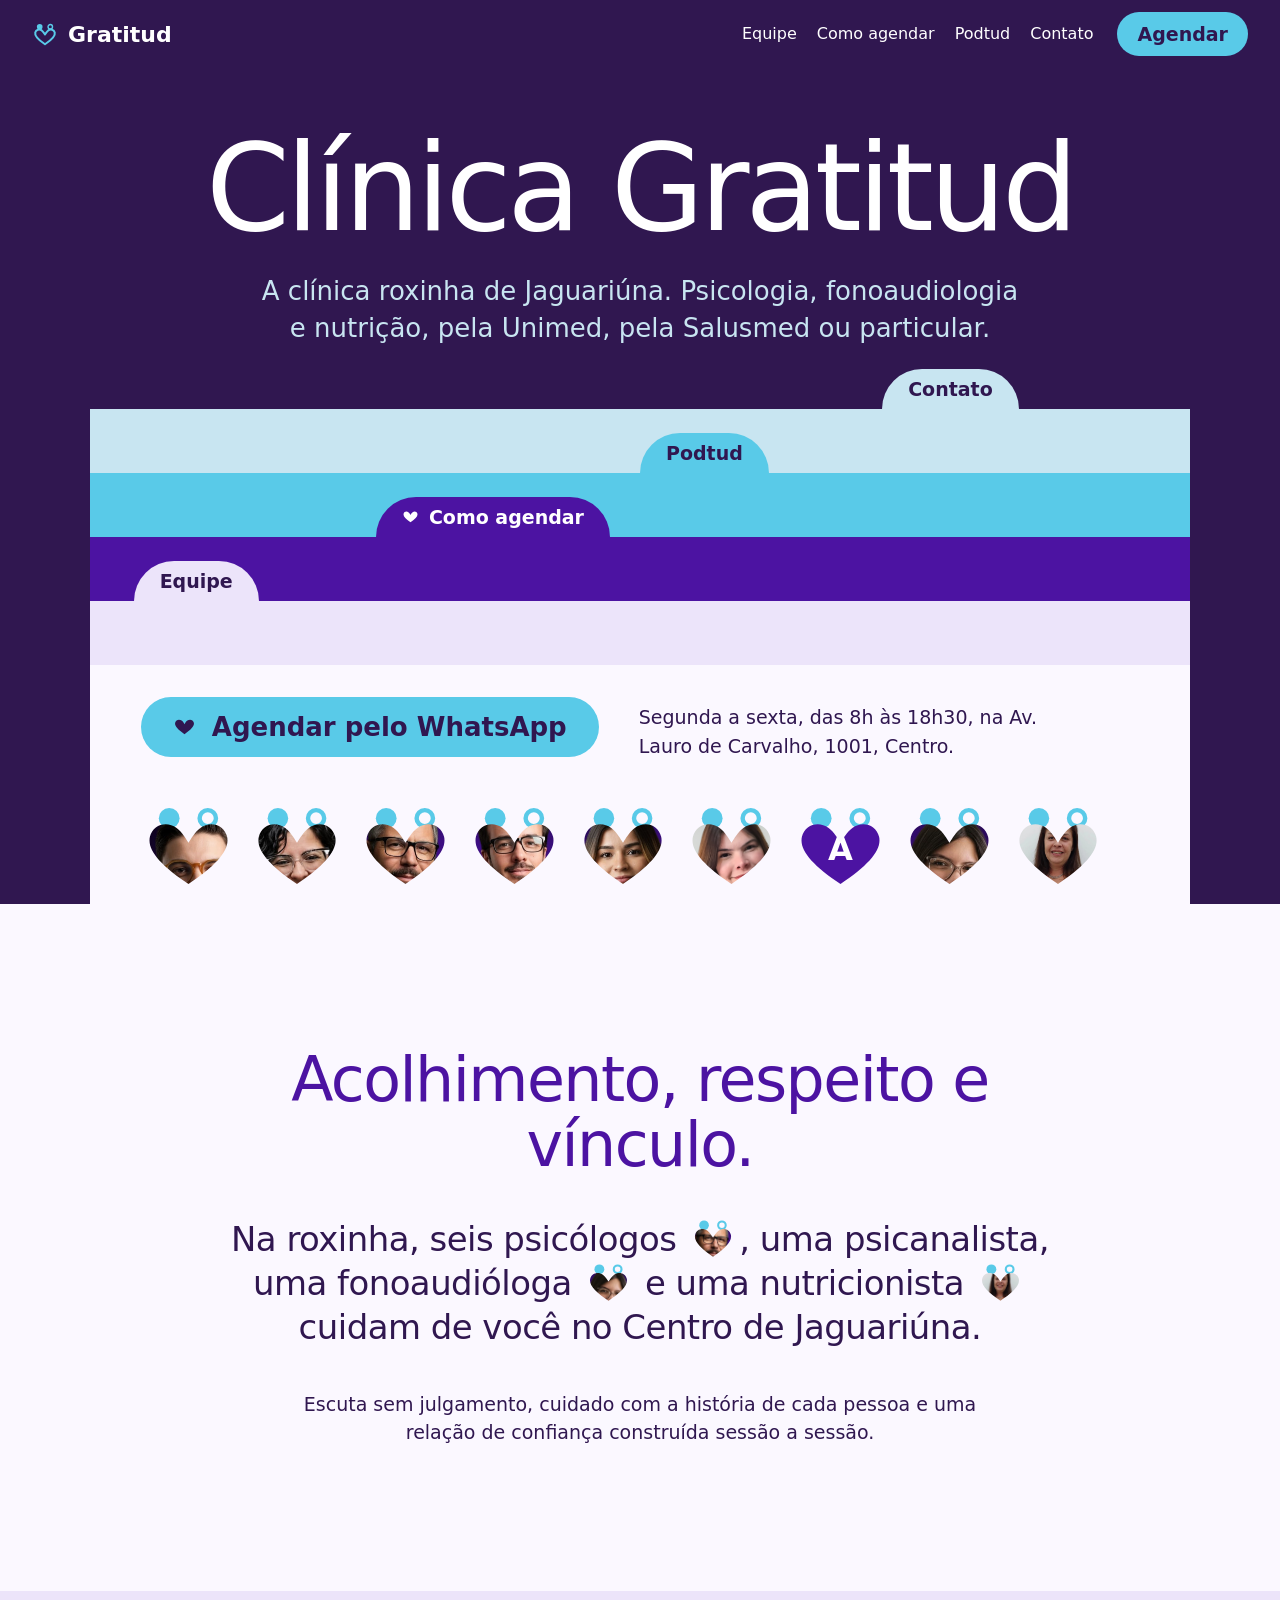
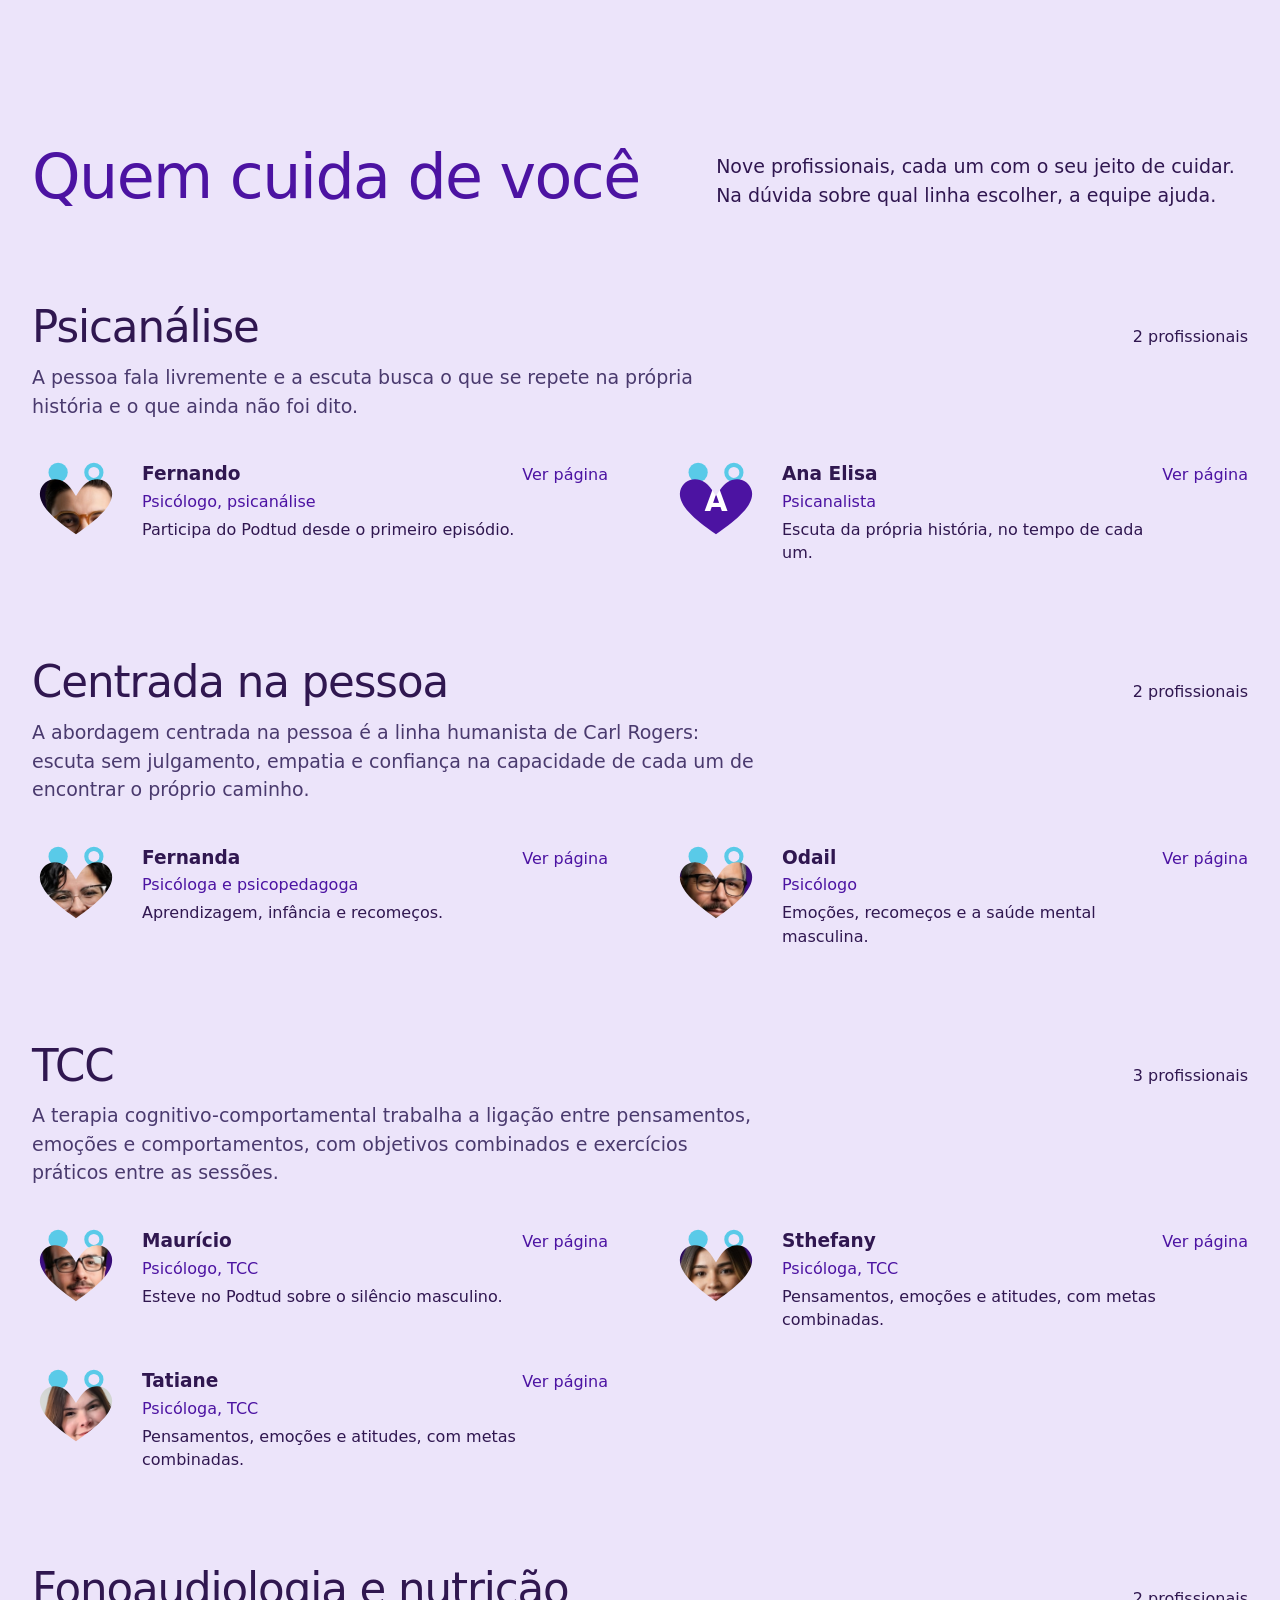
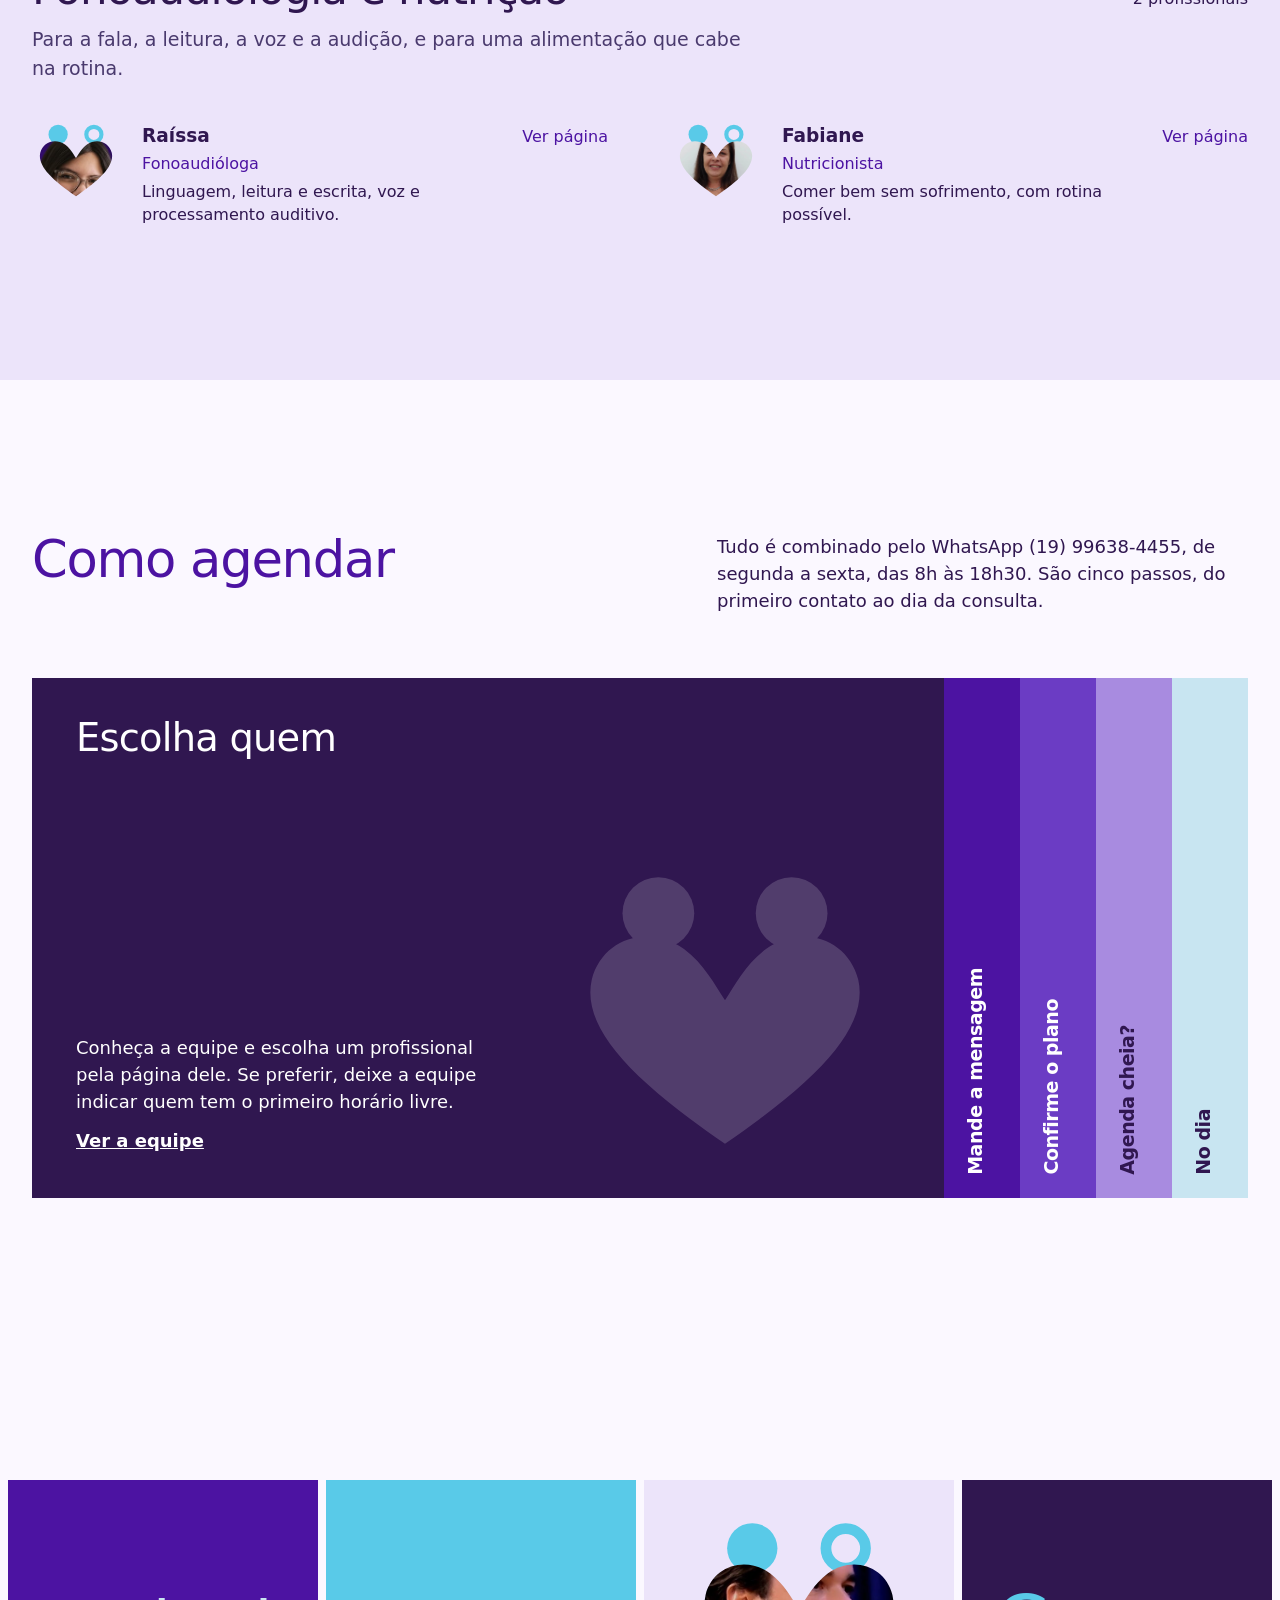
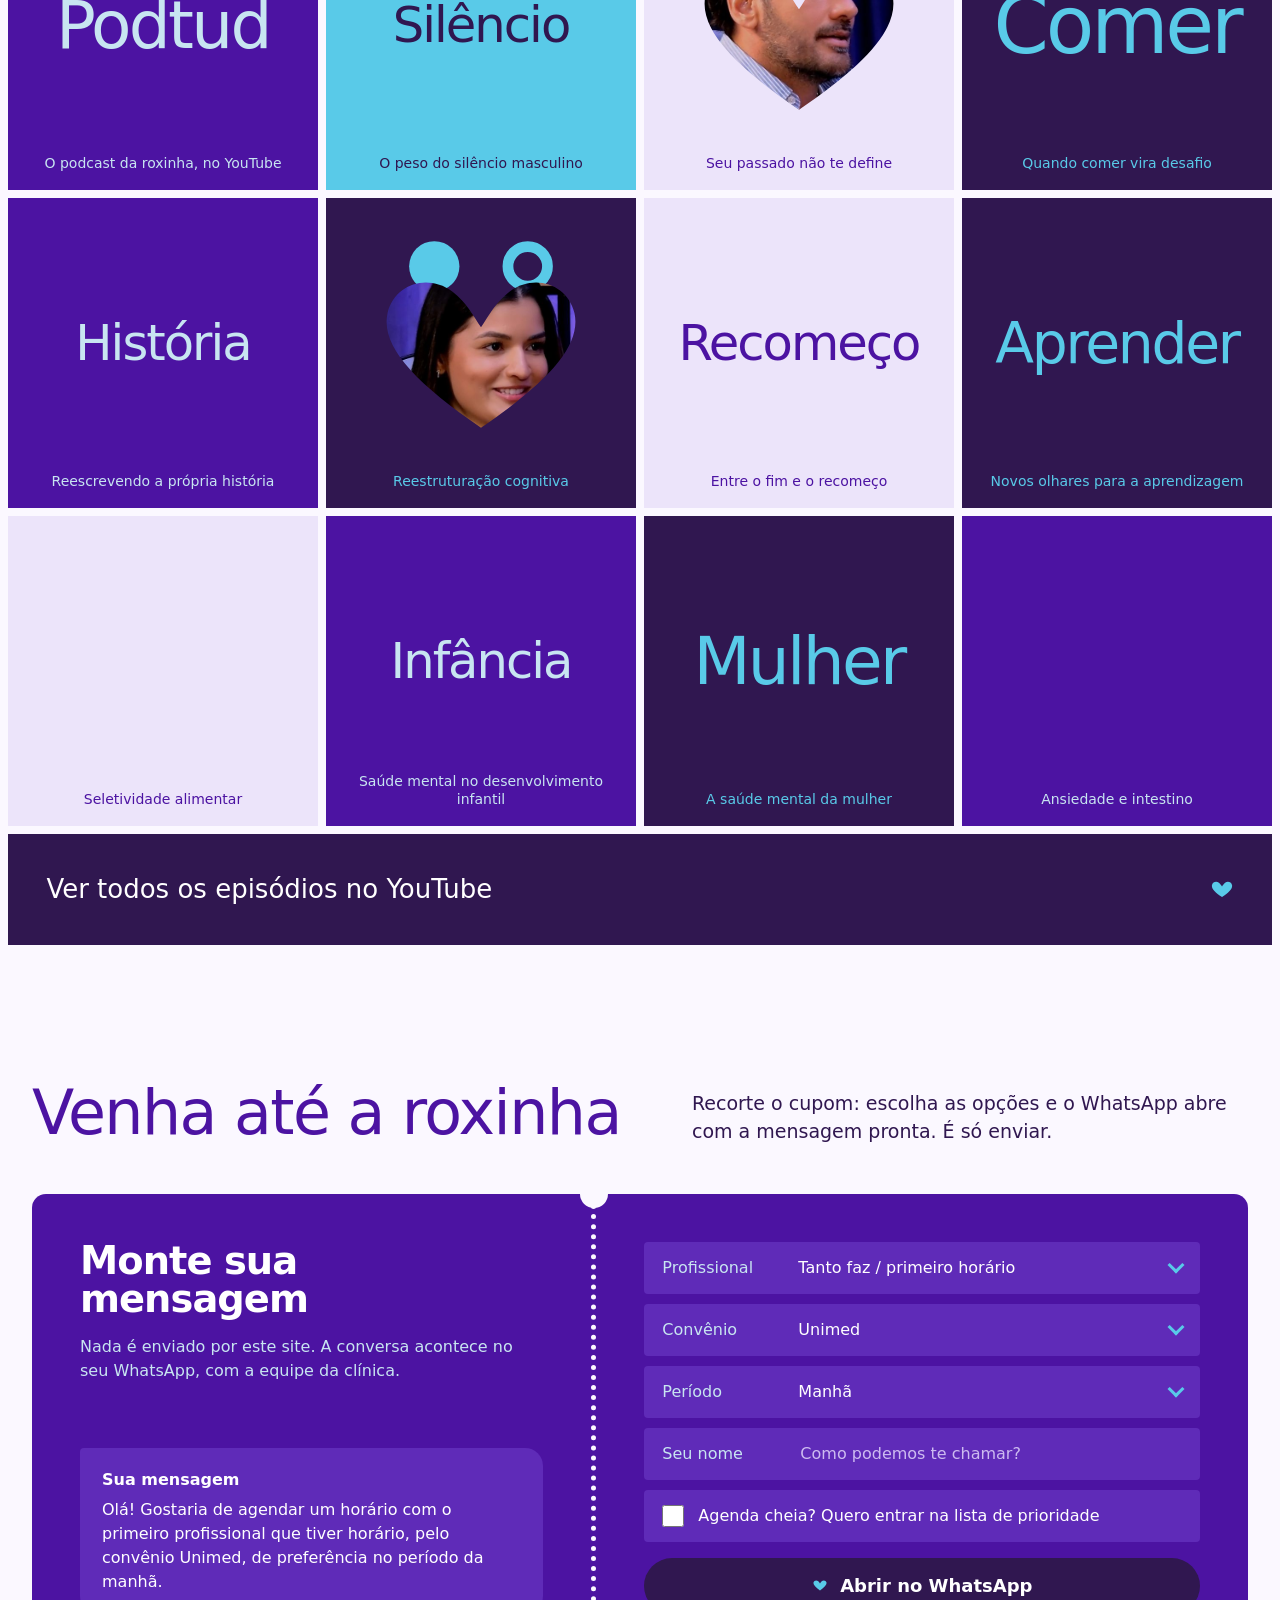
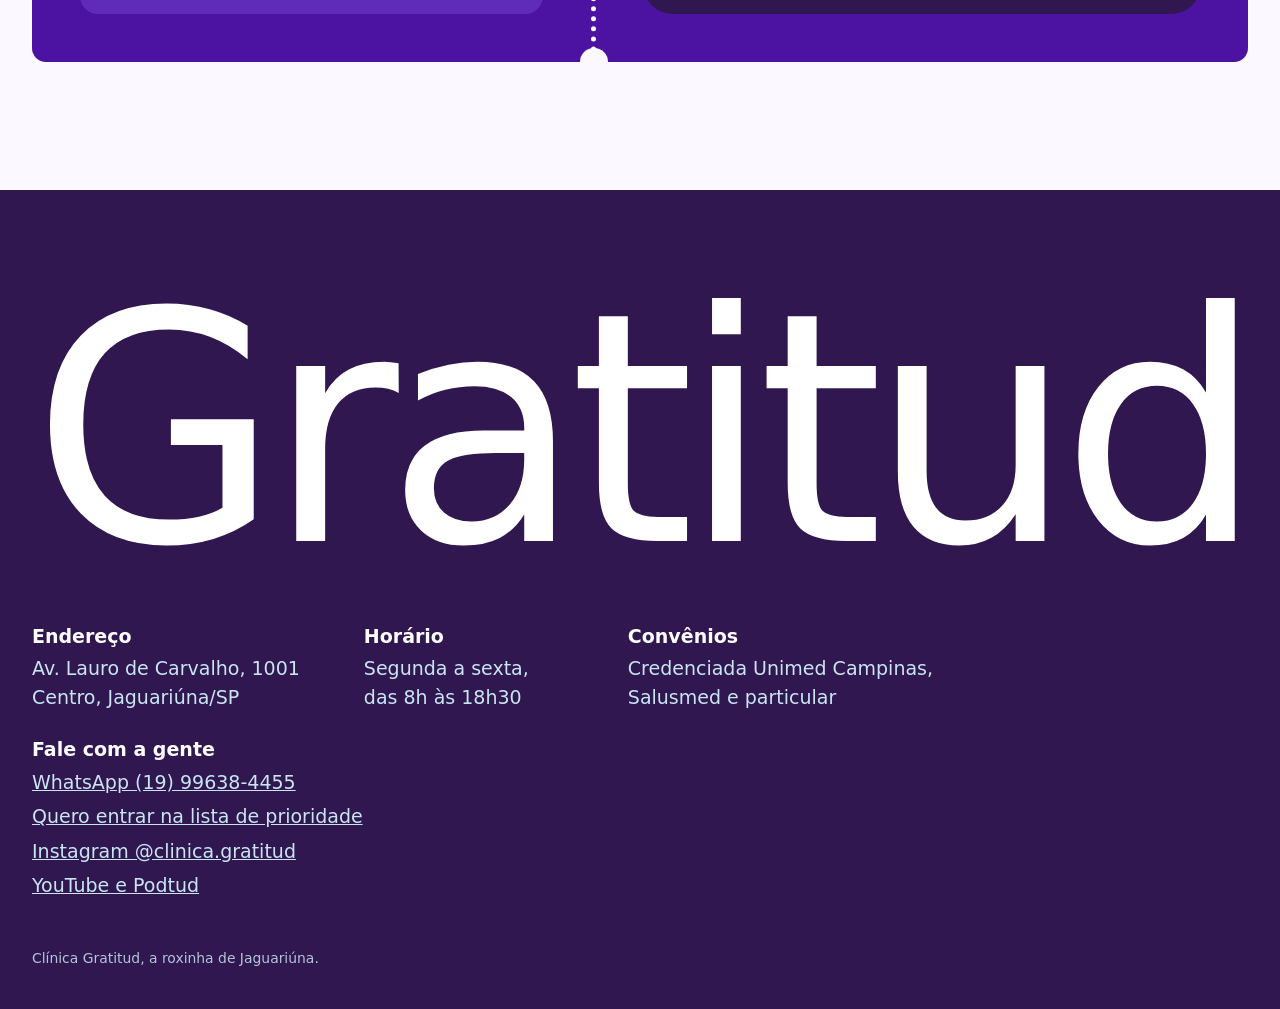
<file: v2/index.html>
<!doctype html>
<html lang="pt-BR">
<head>
<meta charset="utf-8">
<meta name="viewport" content="width=device-width, initial-scale=1">
<meta name="robots" content="noindex, nofollow">
<title>Clínica Gratitud, Jaguariúna</title>
<meta name="description" content="Clínica Gratitud em Jaguariúna/SP: psicologia, psicopedagogia, fonoaudiologia e nutrição. Unimed, Salusmed e particular.">
<link rel="icon" href="../favicon.svg" type="image/svg+xml">
<link rel="preconnect" href="https://api.fontshare.com">
<link rel="preconnect" href="https://cdn.fontshare.com" crossorigin>
<link href="https://api.fontshare.com/v2/css?f[]=roundo@400,500,600&display=swap" rel="stylesheet">
<link rel="stylesheet" href="gratitud.css">
<style>
:root{
  --violeta-2:#6B3CC4;   /* passos do acordeão, do escuro ao claro, todos do roxo da marca */
  --violeta-3:#A88BE0;
  --campo:#5F2BB8;       /* campo do cupom: um tom acima do roxo */
  --ease-out:cubic-bezier(.22,1,.36,1);
  --ease-expo:cubic-bezier(.16,1,.3,1);
  --ease-in-out:cubic-bezier(.76,0,.24,1);
  --ease-soft:cubic-bezier(.33,1,.68,1);
}
.oculto{position:absolute;width:1px;height:1px;overflow:hidden;clip:rect(0 0 0 0);white-space:nowrap}
.pular{position:absolute;left:-999px;top:8px;z-index:99;background:#fff;color:var(--tinta);padding:8px 14px}
.pular:focus{left:8px}
.largura{max-width:1440px;margin:0 auto;padding:0 var(--margem)}
section{scroll-margin-top:64px}

/* ---------- capa: pilha de pastas ---------- */
.capa{position:relative;background:var(--tinta);color:#fff;min-height:calc(100svh - 64px);overflow:hidden;display:flex;flex-direction:column}
.capa-texto{text-align:center;padding:clamp(48px,7vh,96px) var(--margem) 0}
.capa h1{font-size:clamp(3.5rem,9.4vw,9.5rem);letter-spacing:-.035em;line-height:.95;color:#fff}
.capa .apoio{max-width:46ch;margin:28px auto 0;font-size:var(--step-lead);line-height:1.4;color:var(--clara)}
.pilha{position:relative;flex:1;min-height:max(46svh,380px);margin-top:clamp(56px,7vh,88px)}
.pasta{position:absolute;left:7%;right:7%;top:calc(var(--i) * 64px);bottom:-40px;background:var(--cor);color:var(--tinta-pasta,var(--tinta));text-decoration:none;display:block;transition:transform .36s var(--ease-out),filter .24s ease}
.pasta .aba{position:absolute;bottom:100%;left:var(--x);height:40px;display:flex;align-items:center;gap:10px;padding:0 26px;background:var(--cor);border-radius:999px 999px 0 0;font-size:19px;font-weight:600;white-space:nowrap}
.pasta .aba .marcador{color:var(--tinta-pasta,var(--tinta))}
a.pasta:hover,a.pasta:focus-visible{transform:translateY(-14px)}
.pilha:has(a.pasta:hover) a.pasta:not(:hover){filter:saturate(.7) brightness(.86)}
a.pasta:focus-visible{outline-offset:-6px}
.pasta-frente{padding:32px clamp(24px,4vw,56px);display:flex;flex-wrap:wrap;align-items:flex-start;gap:20px 40px;overflow:hidden}
.pasta-frente .botao{min-height:60px;padding:0 32px;font-size:var(--step-lead)}
.pasta-frente .botao:hover{background:var(--tinta);color:#fff}
.pasta-frente p{margin:6px 0 0;max-width:34ch;font-size:var(--step-body);color:var(--tinta)}
.rostos{list-style:none;margin:0;padding:0;flex-basis:100%;display:flex;flex-wrap:wrap;gap:14px}
.rostos li{width:clamp(56px,7.4vw,108px)}

.rostos .inicial{width:100%;font-size:clamp(56px,7.4vw,108px)}
html.js .rostos li{animation:subir .8s var(--ease-expo) both;animation-delay:calc(.75s + var(--k) * .06s)}
html.js .capa h1,html.js .capa .apoio{animation:subir .9s var(--ease-expo) both}
html.js .capa .apoio{animation-delay:.09s}
html.js .pasta{animation:pasta 1s var(--ease-expo) both;animation-delay:calc(.15s + var(--i) * .08s)}
@keyframes subir{from{opacity:0;transform:translateY(28px)}to{opacity:1;transform:none}}
@keyframes pasta{from{transform:translateY(120px)}to{transform:none}}

/* ---------- intro: frase com miniaturas ---------- */
.intro{padding:clamp(112px,16vh,176px) var(--margem) clamp(112px,16vh,176px);text-align:center}
.intro h2{font-size:var(--step-head);color:var(--roxo);max-width:20ch;margin:0 auto}
.intro .frase{max-width:min(100%,max(66vw,660px),980px);margin:40px auto 0;font-size:clamp(1.5rem,1rem + 1.4vw,2.25rem);line-height:1.3;font-weight:500;letter-spacing:-.015em}
/* retrato: o coração do logo. As duas cabeças em azul (uma cheia, outra em anel, como no logo) e a foto dentro do coração */
.retrato{position:relative;display:block;aspect-ratio:64/56;background:url("data:image/svg+xml,%3Csvg%20xmlns%3D%22http%3A//www.w3.org/2000/svg%22%20viewBox%3D%220%200%2064%2056%22%3E%3Ccircle%20cx%3D%2219%22%20cy%3D%229%22%20r%3D%227%22%20fill%3D%22%2359CAE8%22/%3E%3Ccircle%20cx%3D%2245%22%20cy%3D%229%22%20r%3D%225.5%22%20fill%3D%22none%22%20stroke%3D%22%2359CAE8%22%20stroke-width%3D%223%22/%3E%3C/svg%3E") top/100% auto no-repeat}
.retrato img{position:absolute;left:0;bottom:0;width:100%;height:78.6%;object-fit:cover;object-position:center 22%;-webkit-mask:var(--coracao) center/100% 100% no-repeat;mask:var(--coracao) center/100% 100% no-repeat}
.mini.retrato{display:inline-block;vertical-align:-.22em}
.mini{display:inline-block;width:auto;height:1.15em;aspect-ratio:64/56;vertical-align:-.22em;margin:0 .12em;object-position:center 18%}
.intro .valores{max-width:60ch;margin:40px auto 0;font-size:var(--step-body)}

/* ---------- lista: equipe ---------- */
.equipe{background:var(--lilas);padding:clamp(96px,12vw,176px) 0}
.equipe-topo{display:flex;flex-wrap:wrap;align-items:flex-end;justify-content:space-between;gap:16px 48px}
.equipe-topo h2{font-size:var(--step-head);color:var(--roxo)}
.equipe-topo p{margin:0;max-width:44ch}
.grupo{margin-top:96px}
.grupo-topo{display:flex;flex-wrap:wrap;align-items:baseline;justify-content:space-between;gap:24px;margin-bottom:12px}
.grupo h3{font-size:clamp(2rem,3.4vw,3.125rem);color:var(--tinta)}
.grupo .conta{font-size:16px;white-space:nowrap}
.grupo .linha{max-width:60ch;margin:0 0 40px;color:var(--tinta-suave)}
.itens{list-style:none;margin:0;padding:0;display:grid;grid-template-columns:1fr 1fr;gap:36px 64px}
.item a{display:grid;grid-template-columns:88px 1fr;gap:0 22px;align-items:start;text-decoration:none;color:inherit}
.item .obt{grid-row:span 3;display:block}
.item .retrato{width:88px;transition:transform .3s var(--ease-out)}
.item a:hover .retrato,.item a:focus-visible .retrato{transform:scale(1.08) rotate(-3deg)}
.item .nome{display:flex;justify-content:space-between;align-items:baseline;gap:16px;font-weight:600;font-size:clamp(1.0625rem,1rem + .2vw,1.1875rem)}
.item .ver{font-weight:400;font-size:16px;color:var(--roxo);white-space:nowrap;transition:transform .2s var(--ease-out)}
.item a:hover .ver{transform:translateX(4px)}
.item .desc{margin:4px 0 0;max-width:38ch;font-size:16px;line-height:1.45}
.item .area{margin:2px 0 0;font-size:16px;color:var(--roxo)}
.inicial{width:88px;grid-row:span 3;transition:transform .3s var(--ease-out)}
.letra{position:absolute;left:0;bottom:0;width:100%;height:78.6%;display:grid;place-items:center;padding-bottom:12%;box-sizing:border-box;background:var(--roxo);color:#fff;font-size:.34em;font-weight:600;-webkit-mask:var(--coracao) center/100% 100% no-repeat;mask:var(--coracao) center/100% 100% no-repeat}
.inicial{font-size:88px}
.item a:hover .inicial{transform:scale(1.08) rotate(-3deg)}

/* ---------- como agendar: acordeão ---------- */
.agendar{padding:clamp(112px,12vw,176px) 0}
.agendar-topo{display:grid;grid-template-columns:5fr 1fr 5fr;gap:24px}
.agendar-topo h2{font-size:clamp(2.25rem,4vw,3.75rem);color:var(--roxo);grid-column:1}
.agendar-topo p{grid-column:3;margin:0;font-size:18px}
.passos{list-style:none;margin:64px 0 0;padding:0;display:flex;height:520px}
.passo{position:relative;flex:0 0 76px;overflow:hidden;background:var(--fundo);color:var(--letra);transition:flex-basis .45s var(--ease-in-out),flex-grow .45s var(--ease-in-out)}
.passo.aberto{flex:1 1 auto}
.passo h3{margin:0;font-size:inherit}
.passo button{all:unset;cursor:pointer;position:absolute;inset:0;display:flex;align-items:flex-end;padding:24px 22px;box-sizing:border-box}
.passo button span{writing-mode:vertical-rl;transform:rotate(180deg);font-size:19px;font-weight:600;white-space:nowrap}
.passo button:focus-visible{outline:3px solid var(--azul);outline-offset:-6px}
.passo:not(.aberto) button:hover span{transform:rotate(180deg) translateY(6px)}
.passo button span{transition:transform .2s var(--ease-out)}
.passo.aberto button{position:static;padding:40px 44px 0;cursor:default}
.passo.aberto button span{writing-mode:horizontal-tb;transform:none;font-size:clamp(2rem,3vw,2.5rem);font-weight:500;letter-spacing:-.02em;white-space:normal;line-height:1.05}
.passo-corpo{position:absolute;left:44px;bottom:44px;width:min(36ch,52%);opacity:0;visibility:hidden;transition:opacity .3s ease}
.passo.aberto .passo-corpo{opacity:1;visibility:visible;transition-delay:.25s}
.passo-corpo p{margin:0;font-size:18px;line-height:1.5}
.passo-corpo p+p{margin-top:12px}
.passo-corpo a{font-weight:600}
.passo .eco{position:absolute;right:6%;bottom:44px;width:min(36%,360px);aspect-ratio:64/56;background:var(--letra);opacity:.16;-webkit-mask:var(--motivo) center/contain no-repeat;mask:var(--motivo) center/contain no-repeat;transform:translateY(40px) scale(.9);transition:transform .9s var(--ease-expo)}
.passo.aberto .eco{transform:none}
.passo:not(.aberto) .eco{display:none}
.passo .foto-passo{position:absolute;right:44px;top:50%;width:min(30%,300px);height:auto;transform:translateY(-50%)}
.passo:not(.aberto) .foto-passo{display:none}
/* sem script: os passos ficam um embaixo do outro, todos abertos */
html:not(.js) .passos{flex-direction:column;height:auto}
html:not(.js) .passo{flex:none}
html:not(.js) .passo button{position:static;padding:32px 32px 0}
html:not(.js) .passo button span{writing-mode:horizontal-tb;transform:none;font-size:28px}
html:not(.js) .passo-corpo{position:static;opacity:1;visibility:visible;padding:12px 32px 32px;width:auto;max-width:60ch}
html:not(.js) .passo .eco,html:not(.js) .foto-passo{display:none}

/* ---------- podtud: parede de palavras ---------- */
.podtud{padding:clamp(96px,10vw,160px) 0 8px}
.parede{list-style:none;margin:0;padding:0 8px;display:grid;grid-template-columns:repeat(4,1fr);gap:8px;max-width:1600px;margin:0 auto}
.ladrilho{aspect-ratio:1;container-type:inline-size;position:relative}
.ladrilho a,.ladrilho .dentro{position:absolute;inset:0;display:grid;place-items:center;text-decoration:none;background:var(--f);color:var(--t);overflow:hidden}
.ladrilho .palavra{font-size:min(36cqw,calc(128cqw / var(--n)));font-weight:500;letter-spacing:-.04em;line-height:1;margin:0 0 6cqw;transition:transform .4s var(--ease-out)}
.ladrilho h2.palavra{color:inherit}
.ladrilho .leg{position:absolute;left:12px;right:12px;bottom:18px;text-align:center;font-size:14px;line-height:1.3}
.ladrilho .obt{display:block;width:74%;margin-bottom:12cqw}
.ladrilho .retrato img{object-position:center 30%}
.ladrilho .retrato{width:100%;transition:transform .5s var(--ease-out)}
.ladrilho a:hover .palavra,.ladrilho a:focus-visible .palavra{transform:scale(1.06)}
.ladrilho a:hover .retrato,.ladrilho a:focus-visible .retrato{transform:scale(1.05) rotate(2deg)}
.ladrilho a:focus-visible{outline:3px solid var(--azul);outline-offset:-6px}
.p1{--f:var(--roxo);--t:var(--clara)}
.p2{--f:var(--azul);--t:var(--tinta)}
.p3{--f:var(--lilas);--t:var(--roxo)}
.p4{--f:var(--tinta);--t:var(--azul)}
.todos{grid-column:1/-1;aspect-ratio:auto}
.todos a{position:static;display:flex;justify-content:space-between;align-items:center;gap:24px;padding:36px clamp(20px,3vw,40px);background:var(--tinta);color:#fff;font-size:var(--step-lead);font-weight:500}
.todos a .marcador{color:var(--azul);transition:transform .25s var(--ease-out)}
.todos a:hover .marcador{transform:scale(1.3)}

/* ---------- contato: cupom ---------- */
.contato{padding:clamp(112px,10vw,160px) 0}
.contato-topo{display:flex;flex-wrap:wrap;justify-content:space-between;align-items:flex-end;gap:16px 48px;margin-bottom:48px}
.contato-topo h2{font-size:var(--step-head);color:var(--roxo)}
.contato-topo p{margin:0;max-width:46ch}
.cupom{--chao-cupom:var(--chao);position:relative;display:grid;grid-template-columns:46fr 54fr;background:var(--roxo);color:#fff;border-radius:14px;margin:0 auto;max-width:1220px}
.cupom-dir::before,.cupom-dir::after{content:"";position:absolute;left:-16.5px;width:28px;height:28px;border-radius:50%;background:var(--chao)}
.cupom-dir::before{top:-14px}.cupom-dir::after{bottom:-14px}
.cupom>*{min-width:0}
.cupom-esq{padding:48px;display:flex;flex-direction:column;justify-content:space-between;gap:32px}
.cupom-esq h3{font-size:clamp(1.75rem,3vw,2.75rem);font-weight:600;line-height:1}
.cupom-esq .sub{margin:16px 0 0;font-size:16px;color:var(--clara)}
.previa{margin:0;padding:20px 22px;background:var(--campo);font-size:16px;line-height:1.5;border-radius:4px 18px 18px 18px}
.previa b{display:block;font-size:16px;color:#fff;margin-bottom:6px;font-weight:600}
.cupom-dir{position:relative;padding:48px;border-left:5px dotted var(--chao);display:flex;flex-direction:column;gap:10px}
.campo{display:flex;align-items:center;gap:16px;min-height:52px;padding:0 18px;background:var(--campo);border-radius:4px;font-size:16px}
.campo>span{flex:0 0 7.5em;color:var(--clara)}
.campo select,.campo input[type=text]{flex:1;min-width:0;height:52px;background:transparent;border:0;color:#fff;font:500 16px var(--fonte);appearance:none;-webkit-appearance:none;cursor:pointer}
.campo select{background-image:none;padding-right:8px}
.campo select option{color:var(--tinta)}
.campo input::placeholder{color:#CDBBF0}
.campo:focus-within{outline:3px solid var(--azul);outline-offset:-3px}
.campo input:focus,.campo select:focus{outline:none}
.seta{width:12px;height:12px;flex:none;border-right:3px solid var(--azul);border-bottom:3px solid var(--azul);transform:translateY(-3px) rotate(45deg)}
.lista{display:flex;align-items:center;gap:14px;min-height:52px;padding:0 18px;background:var(--campo);border-radius:4px;font-size:16px;cursor:pointer}
.lista input{width:22px;height:22px;accent-color:var(--azul);margin:0;flex:none}
.enviar{all:unset;box-sizing:border-box;cursor:pointer;display:flex;align-items:center;justify-content:center;gap:12px;min-height:56px;margin-top:6px;background:var(--tinta);color:#fff;font-weight:600;font-size:18px;border-radius:999px;transition:transform .14s var(--ease-out),background .2s ease}
.enviar .marcador{color:var(--azul)}
.enviar:hover{background:#1F0E36;transform:translateY(-2px)}
.enviar:active{transform:translateY(1px) scale(.99)}
.enviar:focus-visible{outline:3px solid var(--azul);outline-offset:3px}

/* ---------- entrada das fotos (obturador) ---------- */
html.js .obt{clip-path:inset(100% 0 0 0);transition:clip-path 1.1s var(--ease-in-out)}
html.js .obt img,html.js img.obt{transform:scale(1.12);transition:clip-path 1.1s var(--ease-in-out),transform 1.5s var(--ease-soft)}
html.js .obt.visto{clip-path:inset(0)}
html.js .obt.visto img,html.js img.obt.visto{transform:none}

/* ---------- rodapé ---------- */
.rodape .rotulo{display:block;color:#fff;font-weight:600;margin-bottom:4px}
.rodape .cols>div{min-width:200px}
.rodape{overflow:hidden}
.rodape .nome{font-size:clamp(4rem,25vw,30rem)}
.rodape ul{list-style:none;margin:0;padding:0;display:grid;gap:6px}

/* ---------- telas menores ---------- */
@media (max-width:1000px){
  .rostos{gap:8px}
  .itens{grid-template-columns:1fr;gap:28px}
  .agendar-topo{grid-template-columns:1fr}
  .agendar-topo p{grid-column:1}
  .passos{flex-direction:column;height:auto}
  .passo{flex:none;transition:none}
  .passo button{position:static;padding:0 22px;min-height:64px;align-items:center}
  .passo button span{writing-mode:horizontal-tb;transform:none;font-size:18px}
  .passo:not(.aberto) button:hover span{transform:none}
  .passo.aberto button{padding:28px 22px 0}
  .passo.aberto button span{font-size:28px}
  .passo-corpo{position:static;width:auto;max-width:60ch;padding:14px 22px 28px;display:none}
  .passo.aberto .passo-corpo{display:block}
  .passo-corpo p{font-size:17px}
  .passo .eco,.passo .foto-passo{display:none}
  .cupom{grid-template-columns:1fr}
  .cupom-dir::before,.cupom-dir::after{top:-16.5px;bottom:auto}
  .cupom-dir::before{left:-14px}.cupom-dir::after{left:auto;right:-14px}
  .cupom-dir{border-left:0;border-top:5px dotted var(--chao)}
}
@media (max-width:720px){
  .capa-texto{padding-top:72px}
  .capa h1{font-size:15vw}
  .capa .apoio{font-size:18px;margin-top:20px}
  .pilha{margin-top:48px;min-height:max(48svh,360px)}
  .pasta{left:0;right:0;top:calc(var(--i) * 52px)}
  .pasta .aba{height:32px;font-size:15px;padding:0 16px;left:var(--xm)}
  .pasta-frente{padding:24px 16px}
  .pasta-frente .botao{width:100%;justify-content:center}
  .rostos{gap:8px}.rostos li{width:calc((100% - 32px) / 5)}
  .intro{text-align:left;padding:96px var(--margem)}
  .intro h2,.intro .frase,.intro .valores{margin-left:0;max-width:none}
  .intro .frase{font-size:1.3rem;line-height:1.25}
  .mini{height:1em;vertical-align:-.15em}
  .mini.so-grande{display:none}
  .grupo{margin-top:72px}
  .grupo h3{font-size:8.5vw}
  .item a{grid-template-columns:60px 1fr;gap:0 16px}
  .item .retrato,.inicial{width:60px}
  .inicial{font-size:60px}
  .parede{grid-template-columns:1fr 1fr;gap:6px;padding:0 6px}
  .ladrilho .leg{font-size:13px;bottom:12px;left:14px;right:14px}
  .cupom-esq,.cupom-dir{padding:28px 20px}
  .campo>span{flex-basis:6.2em}
  .campo,.lista{min-height:54px}
}
@media (prefers-reduced-motion:reduce){
  html.js .capa h1,html.js .capa .apoio,html.js .pasta,html.js .rostos li{animation:none}
  html.js .obt,html.js .obt img,html.js img.obt{clip-path:none;transform:none;transition:none}
  .passo,.passo .eco,.passo-corpo,.pasta,.item .retrato,.ladrilho .palavra,.ladrilho .retrato{transition:none}
  a.pasta:hover,a.pasta:focus-visible{transform:none}
}
</style>
</head>
<body>
<a class="pular" href="#conteudo">Pular para o conteúdo</a>

<header class="barra">
  <div class="barra-in">
    <a class="marca" href="#topo"><svg viewBox="0 0 64 56" aria-hidden="true" width="26" height="23" fill="none" stroke="#59CAE8" stroke-width="5" stroke-linecap="round" stroke-linejoin="round"><circle cx="19" cy="9" r="7" fill="#59CAE8" stroke="none"/><circle cx="45" cy="9" r="5.5" stroke-width="3.5"/><path d="M32 52C14 40 6 31 8 23c2-7 10-9 16-5 4 3 6 7 8 10 2-3 4-7 8-10 6-4 14-2 16 5 2 8-6 17-24 29z"/></svg>Gratitud</a>
    <nav class="links" aria-label="Seções">
      <a href="#equipe">Equipe</a>
      <a href="#agendar">Como agendar</a>
      <a href="#podtud">Podtud</a>
      <a href="#contato">Contato</a>
    </nav>
    <a class="botao" href="https://wa.me/5519996384455?text=Ol%C3%A1!%20Gostaria%20de%20agendar%20um%20hor%C3%A1rio." target="_blank" rel="noopener">Agendar</a>
  </div>
</header>

<main id="conteudo">

<section class="capa" id="topo" aria-labelledby="titulo">
  <div class="capa-texto">
    <h1 id="titulo">Clínica Gratitud</h1>
    <p class="apoio">A clínica roxinha de Jaguariúna. Psicologia, fonoaudiologia e nutrição, pela Unimed, pela Salusmed ou particular.</p>
  </div>
  <div class="pilha">
    <a class="pasta" href="#contato" style="--i:0;--cor:var(--clara);--x:72%;--xm:62%"><span class="aba">Contato</span></a>
    <a class="pasta" href="#podtud" style="--i:1;--cor:var(--azul);--x:50%;--xm:36%"><span class="aba">Podtud</span></a>
    <a class="pasta" href="#agendar" style="--i:2;--cor:var(--roxo);--tinta-pasta:#fff;--x:26%;--xm:6%"><span class="aba"><span class="marcador" aria-hidden="true"></span>Como agendar</span></a>
    <a class="pasta" href="#equipe" style="--i:3;--cor:var(--lilas);--x:4%;--xm:56%"><span class="aba">Equipe</span></a>
    <div class="pasta pasta-frente" style="--i:4;--cor:var(--chao)">
      <a class="botao" href="https://wa.me/5519996384455?text=Ol%C3%A1!%20Gostaria%20de%20agendar%20um%20hor%C3%A1rio." target="_blank" rel="noopener"><span class="marcador" aria-hidden="true"></span>Agendar pelo WhatsApp</a>
      <p>Segunda a sexta, das 8h às 18h30, na Av. Lauro de Carvalho, 1001, Centro.</p>
      <ul class="rostos" aria-label="Parte da equipe">
        <li style="--k:1"><span class="retrato"><img src="../fotos/fernando2.jpg" alt="Fernando" width="750" height="1000"></span></li>
        <li style="--k:2"><span class="retrato"><img src="../fotos/fernanda.jpg" alt="Fernanda" width="750" height="1000"></span></li>
        <li style="--k:3"><span class="retrato"><img src="../fotos/odail.jpg" alt="Odail" width="750" height="1000"></span></li>
        <li style="--k:4"><span class="retrato"><img src="../fotos/mauricio.jpg" alt="Maurício" width="750" height="1000"></span></li>
        <li style="--k:5"><span class="retrato"><img src="../fotos/sthefany.jpg" alt="Sthefany" width="750" height="1000"></span></li>
        <li style="--k:6"><span class="retrato"><img src="../fotos/tatiane.jpg" alt="Tatiane" width="900" height="1200"></span></li>
        <li style="--k:7"><span class="retrato inicial" role="img" aria-label="Ana Elisa"><span class="letra">A</span></span></li>
        <li style="--k:8"><span class="retrato"><img src="../fotos/raissa.jpg" alt="Raíssa" width="750" height="1000"></span></li>
        <li style="--k:9"><span class="retrato"><img src="../fotos/fabiane2.jpg" alt="Fabiane" width="750" height="1000"></span></li>
      </ul>
    </div>
  </div>
</section>

<section class="intro" aria-labelledby="t-intro">
  <h2 id="t-intro" class="sobe">Acolhimento, respeito e vínculo.</h2>
  <p class="frase sobe" data-ordem="1">Na roxinha, seis psicólogos <span class="mini retrato obt"><img src="../fotos/odail.jpg" alt="" width="750" height="1000"></span>, uma psicanalista, uma fonoaudióloga <span class="mini retrato obt so-grande"><img src="../fotos/raissa.jpg" alt="" width="750" height="1000"></span> e uma nutricionista <span class="mini retrato obt"><img src="../fotos/fabiane2.jpg" alt="" width="750" height="1000"></span> cuidam de você no Centro de Jaguariúna.</p>
  <p class="valores sobe" data-ordem="2">Escuta sem julgamento, cuidado com a história de cada pessoa e uma relação de confiança construída sessão a sessão.</p>
</section>

<section class="equipe" id="equipe" aria-labelledby="t-equipe">
  <div class="largura">
    <div class="equipe-topo">
      <h2 id="t-equipe" class="sobe">Quem cuida de você</h2>
      <p class="sobe" data-ordem="1">Nove profissionais, cada um com o seu jeito de cuidar. Na dúvida sobre qual linha escolher, a equipe ajuda.</p>
    </div>

    <div class="grupo">
      <div class="grupo-topo sobe"><h3>Psicanálise</h3><span class="conta">2 profissionais</span></div>
      <p class="linha sobe" data-ordem="1">A pessoa fala livremente e a escuta busca o que se repete na própria história e o que ainda não foi dito.</p>
      <ul class="itens">
        <li class="item sobe" data-ordem="1"><a href="fernando.html"><span class="obt"><span class="retrato"><img src="../fotos/fernando2.jpg" alt="" width="750" height="1000"></span></span><span class="nome">Fernando <span class="ver">Ver página</span></span><p class="area">Psicólogo, psicanálise</p><p class="desc">Participa do Podtud desde o primeiro episódio.</p></a></li>
        <li class="item sobe" data-ordem="2"><a href="ana-elisa.html"><span class="retrato inicial" aria-hidden="true"><span class="letra">A</span></span><span class="nome">Ana Elisa <span class="ver">Ver página</span></span><p class="area">Psicanalista</p><p class="desc">Escuta da própria história, no tempo de cada um.</p></a></li>
      </ul>
    </div>

    <div class="grupo">
      <div class="grupo-topo sobe"><h3>Centrada na pessoa</h3><span class="conta">2 profissionais</span></div>
      <p class="linha sobe" data-ordem="1">A abordagem centrada na pessoa é a linha humanista de Carl Rogers: escuta sem julgamento, empatia e confiança na capacidade de cada um de encontrar o próprio caminho.</p>
      <ul class="itens">
        <li class="item sobe" data-ordem="1"><a href="fernanda.html"><span class="obt"><span class="retrato"><img src="../fotos/fernanda.jpg" alt="" width="750" height="1000"></span></span><span class="nome">Fernanda <span class="ver">Ver página</span></span><p class="area">Psicóloga e psicopedagoga</p><p class="desc">Aprendizagem, infância e recomeços.</p></a></li>
        <li class="item sobe" data-ordem="2"><a href="odail.html"><span class="obt"><span class="retrato"><img src="../fotos/odail.jpg" alt="" width="750" height="1000"></span></span><span class="nome">Odail <span class="ver">Ver página</span></span><p class="area">Psicólogo</p><p class="desc">Emoções, recomeços e a saúde mental masculina.</p></a></li>
      </ul>
    </div>

    <div class="grupo">
      <div class="grupo-topo sobe"><h3>TCC</h3><span class="conta">3 profissionais</span></div>
      <p class="linha sobe" data-ordem="1">A terapia cognitivo-comportamental trabalha a ligação entre pensamentos, emoções e comportamentos, com objetivos combinados e exercícios práticos entre as sessões.</p>
      <ul class="itens">
        <li class="item sobe" data-ordem="1"><a href="mauricio.html"><span class="obt"><span class="retrato"><img src="../fotos/mauricio.jpg" alt="" width="750" height="1000"></span></span><span class="nome">Maurício <span class="ver">Ver página</span></span><p class="area">Psicólogo, TCC</p><p class="desc">Esteve no Podtud sobre o silêncio masculino.</p></a></li>
        <li class="item sobe" data-ordem="2"><a href="sthefany.html"><span class="obt"><span class="retrato"><img src="../fotos/sthefany.jpg" alt="" width="750" height="1000"></span></span><span class="nome">Sthefany <span class="ver">Ver página</span></span><p class="area">Psicóloga, TCC</p><p class="desc">Pensamentos, emoções e atitudes, com metas combinadas.</p></a></li>
        <li class="item sobe" data-ordem="3"><a href="tatiane.html"><span class="obt"><span class="retrato"><img src="../fotos/tatiane.jpg" alt="" width="900" height="1200"></span></span><span class="nome">Tatiane <span class="ver">Ver página</span></span><p class="area">Psicóloga, TCC</p><p class="desc">Pensamentos, emoções e atitudes, com metas combinadas.</p></a></li>
      </ul>
    </div>

    <div class="grupo">
      <div class="grupo-topo sobe"><h3>Fonoaudiologia e nutrição</h3><span class="conta">2 profissionais</span></div>
      <p class="linha sobe" data-ordem="1">Para a fala, a leitura, a voz e a audição, e para uma alimentação que cabe na rotina.</p>
      <ul class="itens">
        <li class="item sobe" data-ordem="1"><a href="raissa.html"><span class="obt"><span class="retrato"><img src="../fotos/raissa.jpg" alt="" width="750" height="1000"></span></span><span class="nome">Raíssa <span class="ver">Ver página</span></span><p class="area">Fonoaudióloga</p><p class="desc">Linguagem, leitura e escrita, voz e processamento auditivo.</p></a></li>
        <li class="item sobe" data-ordem="2"><a href="fabiane.html"><span class="obt"><span class="retrato"><img src="../fotos/fabiane2.jpg" alt="" width="750" height="1000"></span></span><span class="nome">Fabiane <span class="ver">Ver página</span></span><p class="area">Nutricionista</p><p class="desc">Comer bem sem sofrimento, com rotina possível.</p></a></li>
      </ul>
    </div>
  </div>
</section>

<section class="agendar" id="agendar" aria-labelledby="t-agendar">
  <div class="largura">
    <div class="agendar-topo">
      <h2 id="t-agendar" class="sobe">Como agendar</h2>
      <p class="sobe" data-ordem="1">Tudo é combinado pelo WhatsApp (19) 99638-4455, de segunda a sexta, das 8h às 18h30. São cinco passos, do primeiro contato ao dia da consulta.</p>
    </div>
    <ol class="passos sobe" data-ordem="2">
      <li class="passo aberto" style="--fundo:var(--tinta);--letra:#fff">
        <h3><button type="button" aria-expanded="true" aria-controls="p1"><span>Escolha quem</span></button></h3>
        <div class="passo-corpo" id="p1"><p>Conheça a equipe e escolha um profissional pela página dele. Se preferir, deixe a equipe indicar quem tem o primeiro horário livre.</p><p><a href="#equipe">Ver a equipe</a></p></div>
        <span class="eco" aria-hidden="true"></span>
      </li>
      <li class="passo" style="--fundo:var(--roxo);--letra:#fff">
        <h3><button type="button" aria-expanded="false" aria-controls="p2"><span>Mande a mensagem</span></button></h3>
        <div class="passo-corpo" id="p2"><p>Chame no WhatsApp (19) 99638-4455 ou monte a mensagem no cupom mais abaixo: ela já sai pronta, com o profissional, o convênio e o período que você escolher.</p><p><a href="#contato">Montar minha mensagem</a></p></div>
        <span class="eco" aria-hidden="true"></span>
      </li>
      <li class="passo" style="--fundo:var(--violeta-2);--letra:#fff">
        <h3><button type="button" aria-expanded="false" aria-controls="p3"><span>Confirme o plano</span></button></h3>
        <div class="passo-corpo" id="p3"><p>A Gratitud é credenciada Unimed Campinas e também atende Salusmed e particular.</p><p>Confirme com a equipe qual convênio cada profissional atende antes de marcar.</p></div>
        <span class="eco" aria-hidden="true"></span>
      </li>
      <li class="passo" style="--fundo:var(--violeta-3);--letra:var(--tinta)">
        <h3><button type="button" aria-expanded="false" aria-controls="p4"><span>Agenda cheia?</span></button></h3>
        <div class="passo-corpo" id="p4"><p>Cada profissional atende um número limitado de pessoas, para cuidar de cada uma com tempo. Entre na lista de prioridade: a equipe fala com você assim que abrir um horário com quem você escolheu.</p></div>
        <span class="eco" aria-hidden="true"></span>
      </li>
      <li class="passo" style="--fundo:var(--clara);--letra:var(--tinta)">
        <h3><button type="button" aria-expanded="false" aria-controls="p5"><span>No dia</span></button></h3>
        <div class="passo-corpo" id="p5"><p>Venha à Av. Lauro de Carvalho, 1001, no Centro de Jaguariúna.</p><p>Se for pelo convênio, traga a carteirinha e o token do aplicativo do plano no celular.</p></div>
        <span class="eco" aria-hidden="true"></span>
      </li>
    </ol>
  </div>
</section>

<section class="podtud" id="podtud" aria-labelledby="t-podtud">
  <ul class="parede">
    <li class="ladrilho p1 sobe"><div class="dentro"><h2 id="t-podtud" class="palavra" style="--n:6">Podtud</h2><span class="leg">O podcast da roxinha, no YouTube</span></div></li>
    <li class="ladrilho p2 sobe" data-ordem="1"><a href="https://www.youtube.com/watch?v=8rmGwotuvws" target="_blank" rel="noopener" aria-label="Episódio: O peso do silêncio masculino"><span class="palavra" style="--n:8">Silêncio</span><span class="leg">O peso do silêncio masculino</span></a></li>
    <li class="ladrilho p3 sobe" data-ordem="2"><a href="https://www.youtube.com/shorts/PW4N77mWaHQ" target="_blank" rel="noopener" aria-label="Corte: Seu passado não te define"><span class="obt"><span class="retrato"><img src="../capas/sh_PW4N77mWaHQ.jpg" alt="" width="540" height="960"></span></span><span class="leg">Seu passado não te define</span></a></li>
    <li class="ladrilho p4 sobe" data-ordem="3"><a href="https://www.youtube.com/watch?v=o8SoRkSbmmk" target="_blank" rel="noopener" aria-label="Episódio: Quando comer vira desafio"><span class="palavra" style="--n:5">Comer</span><span class="leg">Quando comer vira desafio</span></a></li>
    <li class="ladrilho p1 sobe"><a href="https://www.youtube.com/watch?v=miaoVsojBrw" target="_blank" rel="noopener" aria-label="Episódio: Reescrevendo a própria história"><span class="palavra" style="--n:8">História</span><span class="leg">Reescrevendo a própria história</span></a></li>
    <li class="ladrilho p4 sobe" data-ordem="1"><a href="https://www.youtube.com/shorts/0BkvV9-HHI4" target="_blank" rel="noopener" aria-label="Corte: Reestruturação cognitiva"><span class="obt"><span class="retrato"><img src="../capas/sh_0BkvV9-HHI4.jpg" alt="" width="540" height="960"></span></span><span class="leg">Reestruturação cognitiva</span></a></li>
    <li class="ladrilho p3 sobe" data-ordem="2"><a href="https://www.youtube.com/watch?v=cUrNZci9TfM" target="_blank" rel="noopener" aria-label="Episódio: Entre o fim e o recomeço"><span class="palavra" style="--n:8">Recomeço</span><span class="leg">Entre o fim e o recomeço</span></a></li>
    <li class="ladrilho p4 sobe" data-ordem="3"><a href="https://www.youtube.com/watch?v=gaOH_AL_jcY" target="_blank" rel="noopener" aria-label="Episódio: Novos olhares para a aprendizagem"><span class="palavra" style="--n:7">Aprender</span><span class="leg">Novos olhares para a aprendizagem</span></a></li>
    <li class="ladrilho p3 sobe"><a href="https://www.youtube.com/shorts/X3xpdkUL410" target="_blank" rel="noopener" aria-label="Corte: Seletividade alimentar pode ser trabalhada?"><span class="obt"><span class="retrato"><img src="../capas/sh_X3xpdkUL410.jpg" alt="" width="540" height="960"></span></span><span class="leg">Seletividade alimentar</span></a></li>
    <li class="ladrilho p1 sobe" data-ordem="1"><a href="https://www.youtube.com/watch?v=VZ3aTpJfYBs" target="_blank" rel="noopener" aria-label="Episódio: Saúde mental no desenvolvimento infantil"><span class="palavra" style="--n:8">Infância</span><span class="leg">Saúde mental no desenvolvimento infantil</span></a></li>
    <li class="ladrilho p4 sobe" data-ordem="2"><a href="https://www.youtube.com/watch?v=6qL9PA95LwE" target="_blank" rel="noopener" aria-label="Episódio: A saúde mental da mulher"><span class="palavra" style="--n:6">Mulher</span><span class="leg">A saúde mental da mulher</span></a></li>
    <li class="ladrilho p1 sobe" data-ordem="3"><a href="https://www.youtube.com/shorts/HcYl41eIR4M" target="_blank" rel="noopener" aria-label="Corte: Ansiedade e intestino: qual a relação?"><span class="obt"><span class="retrato"><img src="../capas/sh_HcYl41eIR4M.jpg" alt="" width="540" height="960"></span></span><span class="leg">Ansiedade e intestino</span></a></li>
    <li class="ladrilho todos sobe"><a href="https://www.youtube.com/@clinicagratitud" target="_blank" rel="noopener">Ver todos os episódios no YouTube <span class="marcador" aria-hidden="true"></span></a></li>
  </ul>
</section>

<section class="contato" id="contato" aria-labelledby="t-contato">
  <div class="largura">
    <div class="contato-topo">
      <h2 id="t-contato" class="sobe">Venha até a roxinha</h2>
      <p class="sobe" data-ordem="1">Recorte o cupom: escolha as opções e o WhatsApp abre com a mensagem pronta. É só enviar.</p>
    </div>
    <form class="cupom sobe" data-ordem="2" id="cupom" action="https://wa.me/5519996384455" method="get" target="_blank">
      <div class="cupom-esq">
        <div>
          <h3>Monte sua<br>mensagem</h3>
          <p class="sub">Nada é enviado por este site. A conversa acontece no seu WhatsApp, com a equipe da clínica.</p>
        </div>
        <p class="previa" aria-live="polite"><b>Sua mensagem</b><span id="previa-texto">Olá! Gostaria de agendar um horário.</span></p>
      </div>
      <div class="cupom-dir">
        <input type="hidden" name="text" id="texto" value="Olá! Gostaria de agendar um horário.">
        <label class="campo"><span>Profissional</span>
          <select id="f-prof">
            <option value="">Tanto faz / primeiro horário</option>
            <option>Fernando</option><option>Fernanda</option><option>Odail</option><option>Maurício</option><option>Sthefany</option><option>Tatiane</option><option>Ana Elisa</option><option>Raíssa</option><option>Fabiane</option>
          </select><i class="seta" aria-hidden="true"></i></label>
        <label class="campo"><span>Convênio</span>
          <select id="f-conv"><option>Unimed</option><option>Salusmed</option><option>Particular</option></select><i class="seta" aria-hidden="true"></i></label>
        <label class="campo"><span>Período</span>
          <select id="f-per"><option value="manhã">Manhã</option><option value="tarde">Tarde</option></select><i class="seta" aria-hidden="true"></i></label>
        <label class="campo"><span>Seu nome</span>
          <input type="text" id="f-nome" placeholder="Como podemos te chamar?" autocomplete="name"></label>
        <label class="lista"><input type="checkbox" id="f-lista"> Agenda cheia? Quero entrar na lista de prioridade</label>
        <button class="enviar" type="submit"><span class="marcador" aria-hidden="true"></span>Abrir no WhatsApp</button>
      </div>
    </form>
  </div>
</section>

</main>

<footer class="rodape">
  <div class="rodape-in">
    <p class="nome">Gratitud</p>
    <div class="cols">
      <div><span class="rotulo">Endereço</span>Av. Lauro de Carvalho, 1001<br>Centro, Jaguariúna/SP</div>
      <div><span class="rotulo">Horário</span>Segunda a sexta,<br>das 8h às 18h30</div>
      <div><span class="rotulo">Convênios</span>Credenciada Unimed Campinas,<br>Salusmed e particular</div>
      <div><span class="rotulo">Fale com a gente</span>
        <ul>
          <li><a href="https://wa.me/5519996384455" target="_blank" rel="noopener">WhatsApp (19) 99638-4455</a></li>
          <li><a href="https://wa.me/5519996384455?text=Ol%C3%A1!%20Quero%20entrar%20na%20lista%20de%20prioridade%20da%20agenda%20da%20Cl%C3%ADnica%20Gratitud." target="_blank" rel="noopener">Quero entrar na lista de prioridade</a></li>
          <li><a href="https://www.instagram.com/clinica.gratitud/" target="_blank" rel="noopener">Instagram @clinica.gratitud</a></li>
          <li><a href="https://www.youtube.com/@clinicagratitud" target="_blank" rel="noopener">YouTube e Podtud</a></li>
        </ul>
      </div>
    </div>
    <small>Clínica Gratitud, a roxinha de Jaguariúna.</small>
  </div>
</footer>

<script src="gratitud.js"></script>
<script>
// acordeão: um passo aberto por vez
(function(){
  var passos=[].slice.call(document.querySelectorAll('.passo'));
  passos.forEach(function(p){
    p.querySelector('button').addEventListener('click',function(){
      passos.forEach(function(o){var on=o===p;o.classList.toggle('aberto',on);o.querySelector('button').setAttribute('aria-expanded',on);});
    });
  });
})();
// obturador nas fotos: abre ao entrar na tela
(function(){
  var io=new IntersectionObserver(function(es){es.forEach(function(e){if(e.isIntersecting){e.target.classList.add('visto');io.unobserve(e.target);}});},{rootMargin:'0px 0px -6% 0px'});
  document.querySelectorAll('.obt').forEach(function(el){io.observe(el);});
})();
// cupom: monta a mensagem e abre o WhatsApp
(function(){
  var f=document.getElementById('cupom'); if(!f) return;
  var $=function(id){return document.getElementById(id);};
  function montar(){
    var prof=$('f-prof').value, conv=$('f-conv').value, per=$('f-per').value, nome=$('f-nome').value.trim(), lista=$('f-lista').checked;
    var quem=prof?('com '+prof):'com o primeiro profissional que tiver horário';
    var plano=conv==='Particular'?'como particular':('pelo convênio '+conv);
    var t='Olá!'+(nome?(' Meu nome é '+nome+'.'):'');
    t+= lista
      ? ' Quero entrar na lista de prioridade da agenda da Clínica Gratitud, para atendimento '+quem+', '+plano+', de preferência no período da '+per+'.'
      : ' Gostaria de agendar um horário '+quem+', '+plano+', de preferência no período da '+per+'.';
    $('previa-texto').textContent=t; $('texto').value=t; return t;
  }
  f.addEventListener('input',montar); f.addEventListener('change',montar); montar();
  f.addEventListener('submit',function(e){
    e.preventDefault();
    window.open('https://wa.me/5519996384455?text='+encodeURIComponent(montar()),'_blank','noopener');
  });
})();
</script>
</body>
</html>
</file>
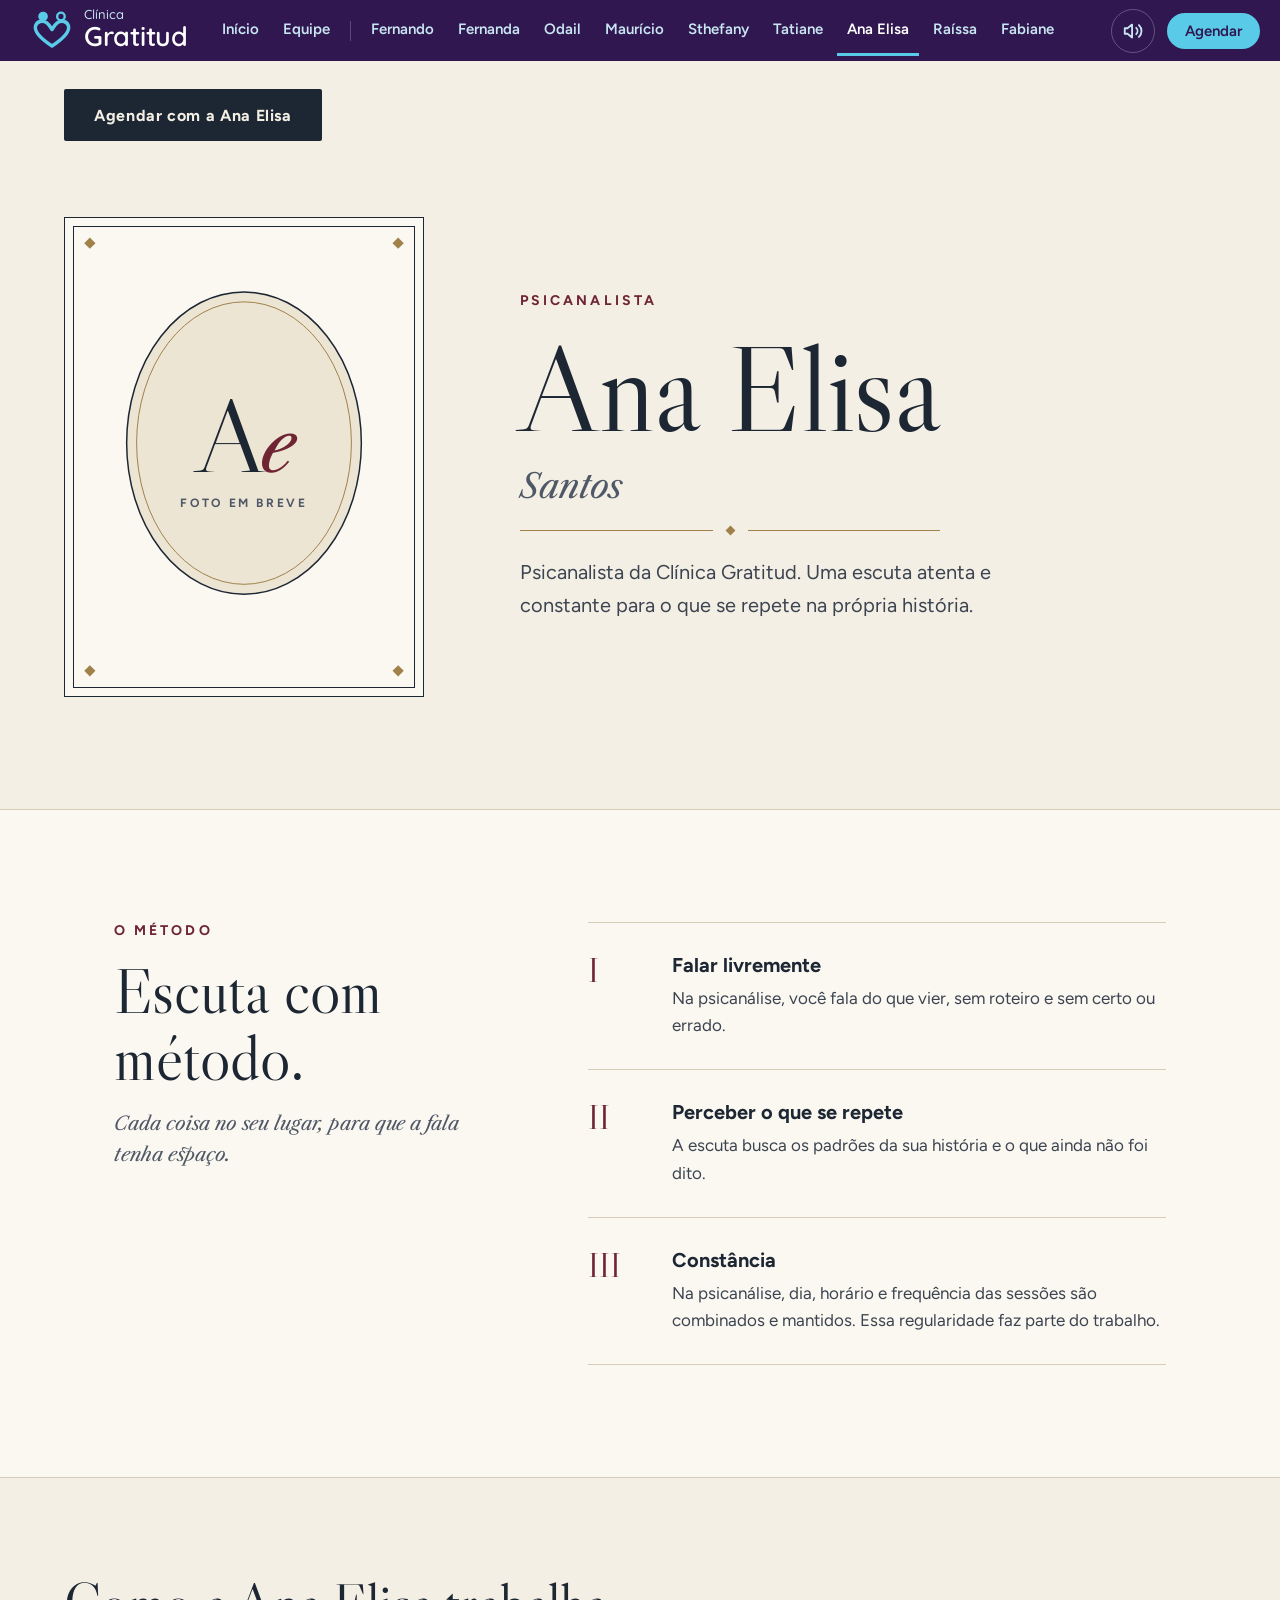
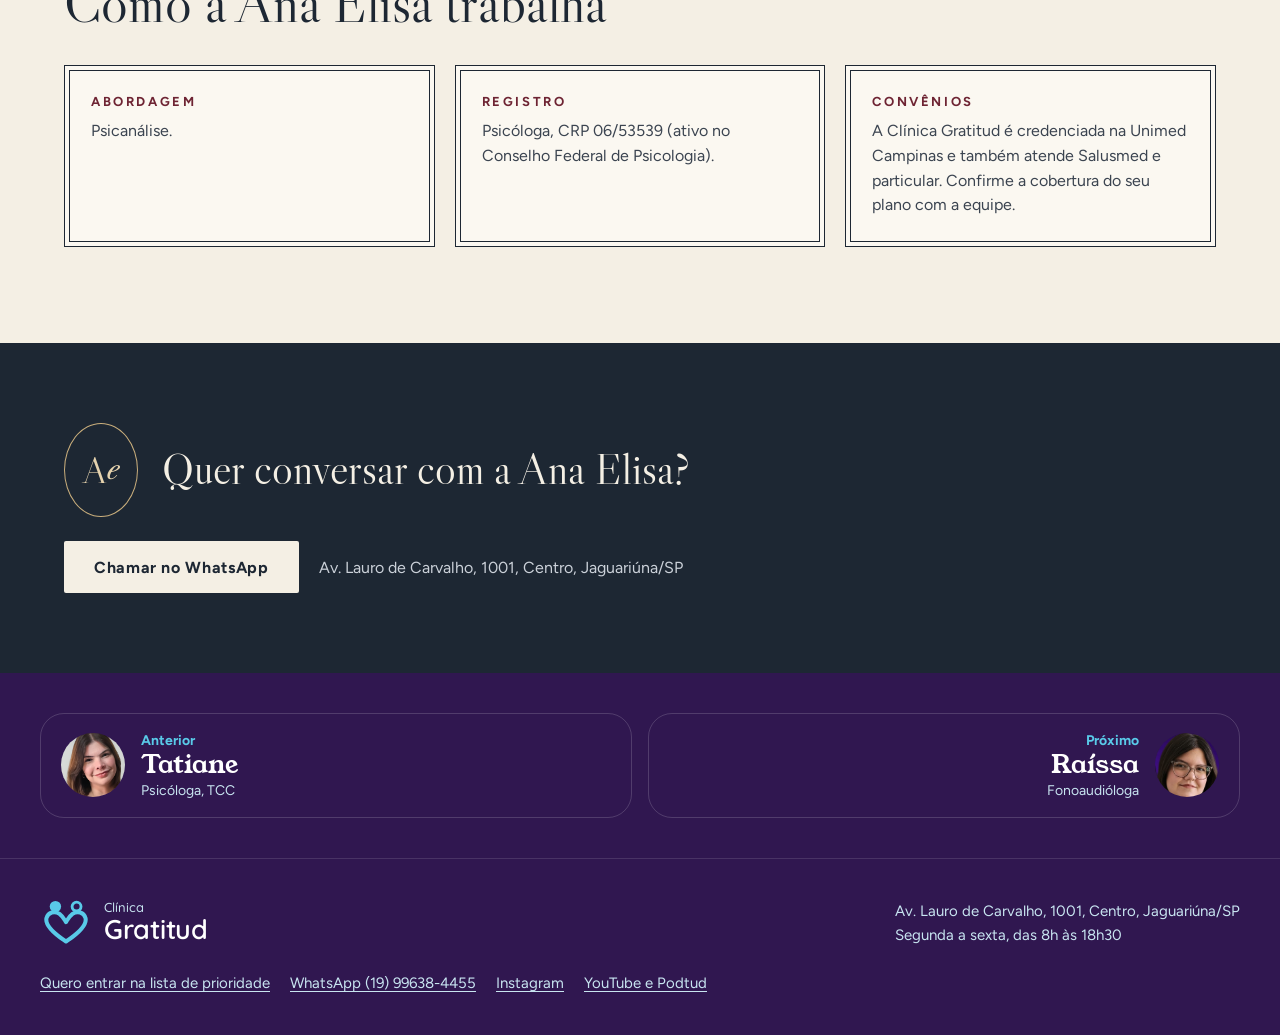
<file: ana-elisa.html>
<!doctype html>
<html lang="pt-BR">
<head>
<meta charset="utf-8">
<meta name="viewport" content="width=device-width, initial-scale=1">
<meta name="robots" content="noindex, nofollow">
<title>Clínica Gratitud, Ana Elisa</title>
<link rel="preconnect" href="https://fonts.googleapis.com">
<link href="https://fonts.googleapis.com/css2?family=Libre+Caslon+Display&family=Libre+Caslon+Text:ital@0;1&family=Figtree:wght@400;600;700&family=Young+Serif&display=swap" rel="stylesheet">
<style>
body{margin:0;font-family:'Figtree',system-ui,sans-serif;color:#1D2733;background:#F4EFE4}
a{color:inherit}
a:focus-visible{outline:2px solid #6E2433;outline-offset:4px}
.cas{font-family:'Libre Caslon Display',Georgia,serif;font-weight:400}
.it{font-family:'Libre Caslon Text',Georgia,serif;font-style:italic}
.sc{font-size:14px;font-weight:700;letter-spacing:0.22em;text-transform:uppercase}
.btn{display:inline-flex;align-items:center;min-height:52px;padding:0 30px;border-radius:2px;font-weight:700;font-size:16px;letter-spacing:0.04em;text-decoration:none;box-sizing:border-box;transition:background .2s,color .2s}
.btn-tinta{background:#1D2733;color:#F4EFE4}.btn-tinta:hover{background:#6E2433}
.regua{display:flex;align-items:center;gap:14px;color:#A0814A}
.regua::before,.regua::after{content:"";height:1px;background:currentColor;flex:1}
.regua i{width:7px;height:7px;background:currentColor;transform:rotate(45deg);flex:none}
.passo{display:grid;grid-template-columns:64px 1fr;gap:20px;padding:30px 0;border-top:1px solid #D6CCB8}
.passo:last-child{border-bottom:1px solid #D6CCB8}
.ficha{flex:1 1 260px;padding:28px 26px;box-sizing:border-box;display:flex;flex-direction:column;gap:10px;background:#FBF8F1;border:1px solid #1D2733;outline:1px solid #1D2733;outline-offset:-6px}
.ficha b{font-size:13px;letter-spacing:0.2em;text-transform:uppercase;color:#6E2433}
.ficha span{font-size:16px;line-height:1.55;color:#3B4450}
.selo{animation:surge 1.6s ease-out both}
@keyframes surge{from{opacity:0;transform:translateY(8px)}to{opacity:1;transform:none}}
@media (prefers-reduced-motion: reduce){.selo{animation:none}}
</style>
<!--nav:meta--><meta name="description" content="Ana Elisa, Psicanalista na Clínica Gratitud."><link rel="icon" href="favicon.svg" type="image/svg+xml"><!--/nav:meta-->
</head>
<body>
<!--nav:menu--><link href="https://fonts.googleapis.com/css2?family=Quicksand:wght@500;600&display=swap" rel="stylesheet"><style>@view-transition{navigation:auto}::view-transition-old(root){animation:vt-out .28s ease both}::view-transition-new(root){animation:vt-in .42s cubic-bezier(.2,.8,.2,1) both}::view-transition-group(*){animation-duration:.5s;animation-timing-function:cubic-bezier(.2,.8,.2,1)}@keyframes vt-out{to{opacity:0;transform:translateY(-10px)}}@keyframes vt-in{from{opacity:0;transform:translateY(14px)}}@media (prefers-reduced-motion: reduce){::view-transition-group(*),::view-transition-old(root),::view-transition-new(root){animation:none}}img[src="fotos/fernando2.jpg"]{view-transition-name:foto-fernando}img[src="fotos/fernanda.jpg"]{view-transition-name:foto-fernanda}img[src="fotos/odail.jpg"]{view-transition-name:foto-odail}img[src="fotos/mauricio.jpg"]{view-transition-name:foto-mauricio}img[src="fotos/sthefany.jpg"]{view-transition-name:foto-sthefany}img[src="fotos/tatiane.jpg"]{view-transition-name:foto-tatiane}img[src="fotos/raissa.jpg"]{view-transition-name:foto-raissa}img[src="fotos/fabiane2.jpg"]{view-transition-name:foto-fabiane}.gnav{position:sticky;top:0;z-index:50;background:#301750;font:600 15px 'Figtree',system-ui,sans-serif;view-transition-name:menu}.gnav-in{max-width:1240px;margin:0 auto;padding:0 16px;display:flex;align-items:center;gap:4px;overflow-x:auto;white-space:nowrap;scrollbar-width:none}.gnav-in::-webkit-scrollbar{display:none}.gnav a{color:#C8E5F1;text-decoration:none;padding:15px 10px;display:inline-flex;align-items:center;gap:8px;border-bottom:3px solid transparent}.gnav a:hover{color:#FFFFFF}.gnav a[aria-current=page]{color:#FFFFFF;border-bottom-color:#59CAE8}.gnav .marca{color:#FFFFFF;margin-right:10px;gap:10px;padding:8px 10px}.gnav .marca svg{width:44px;height:39px;flex:none}.mw{display:flex;flex-direction:column;line-height:1;font-family:'Quicksand',system-ui,sans-serif}.mw small{font-size:13px;font-weight:500;color:#C8E5F1;margin-bottom:2px}.mw b{font-size:27px;font-weight:600;letter-spacing:-.01em}.gnav .sep{width:1px;height:20px;background:rgba(255,255,255,.22);flex:none;margin:0 6px}.gnav .cta{margin-left:auto;background:#59CAE8;color:#301750;border-radius:999px;padding:9px 18px;border:0}.gnav .cta:hover{background:#FFFFFF;color:#000}.gnav a:focus-visible,.corr a:focus-visible,.rod a:focus-visible{outline:3px solid #59CAE8;outline-offset:-3px}.gnav .cta:focus-visible{outline-color:#FFFFFF;outline-offset:2px}.som{margin-left:auto;width:44px;height:44px;border-radius:50%;border:1px solid rgba(255,255,255,.25);background:transparent;color:#C8E5F1;display:inline-flex;align-items:center;justify-content:center;cursor:pointer;flex:none}.som:hover{color:#FFFFFF;border-color:#59CAE8}.som:focus-visible{outline:3px solid #FFFFFF;outline-offset:2px}.som[data-on='0'] .onda{display:none}.som[data-on='1'] .x{display:none}.som+.cta{margin-left:8px}html{scroll-padding-top:64px}.skip{position:absolute;left:-9999px;top:8px;z-index:100;background:#FFFFFF;color:#301750;padding:10px 16px;border-radius:8px;font:700 15px system-ui,sans-serif}.skip:focus{left:16px}@media (max-width:640px){.gnav-in{flex-wrap:wrap;overflow:visible;white-space:normal;padding:4px 12px}.gnav a{padding:10px 8px}.gnav .marca{width:100%}.gnav .sep{display:none}.gnav .cta{margin:6px 0 8px}}header>a[href='index.html']:first-child{display:none!important}header:has(>a[href='index.html']:first-child){justify-content:flex-end}</style><a class="skip" href="#conteudo">Pular para o conteúdo</a><nav class="gnav" aria-label="Páginas do site"><div class="gnav-in"><a class="marca" href="index.html" aria-label="Clínica Gratitud, página inicial"><svg viewBox="0 0 64 56" aria-hidden="true" width="26" height="23" fill="none" stroke="#59CAE8" stroke-width="5" stroke-linecap="round" stroke-linejoin="round"><circle cx="19" cy="9" r="7" fill="#59CAE8" stroke="none"/><circle cx="45" cy="9" r="5.5" stroke-width="3.5"/><path d="M32 52C14 40 6 31 8 23c2-7 10-9 16-5 4 3 6 7 8 10 2-3 4-7 8-10 6-4 14-2 16 5 2 8-6 17-24 29z"/></svg><span class="mw"><small>Clínica</small> <b>Gratitud</b></span></a><a href="index.html">Início</a><a href="equipe.html">Equipe</a><span class="sep" aria-hidden="true"></span><a href="fernando.html">Fernando</a><a href="fernanda.html">Fernanda</a><a href="odail.html">Odail</a><a href="mauricio.html">Maurício</a><a href="sthefany.html">Sthefany</a><a href="tatiane.html">Tatiane</a><a href="ana-elisa.html" aria-current="page">Ana Elisa</a><a href="raissa.html">Raíssa</a><a href="fabiane.html">Fabiane</a><button class="som" type="button" aria-pressed="true" aria-label="Desligar som ambiente"><svg viewBox="0 0 24 24" width="22" height="22" fill="none" stroke="currentColor" stroke-width="2" stroke-linecap="round" stroke-linejoin="round" aria-hidden="true"><path d="M11 5 6 9H3v6h3l5 4z"/><path class="onda" d="M15.5 8.5a5 5 0 0 1 0 7M18.5 5.5a9 9 0 0 1 0 13"/><path class="x" d="m16 9 6 6m0-6-6 6"/></svg></button><a class="cta" href="https://wa.me/5519996384455?text=Ol%C3%A1!%20Gostaria%20de%20agendar%20um%20hor%C3%A1rio." target="_blank" rel="noopener">Agendar</a></div></nav><!--/nav:menu-->
<!--nav:main--><main id="conteudo"><!--/nav:main-->

<div style="width:100%;box-sizing:border-box">

<section id="topo">
<div style="max-width:1200px;margin:0 auto;padding:0 24px;box-sizing:border-box">
<header style="display:flex;flex-wrap:wrap;align-items:center;justify-content:space-between;gap:16px 32px;padding:28px 0">
<a href="index.html" style="display:flex;align-items:center;gap:12px;text-decoration:none">
<span style="width:26px;height:34px;background:#1D2733;border-radius:999px 999px 0 0;display:block" aria-hidden="true"></span>
<span style="font-family:'Young Serif',Georgia,serif;font-size:28px;line-height:1">Gratitud</span>
</a>
<a class="btn btn-tinta" href="https://wa.me/5519996384455?text=Ol%C3%A1!%20Gostaria%20de%20agendar%20com%20a%20Ana%20Elisa." target="_blank" rel="noopener">Agendar com a Ana Elisa</a>
</header>

<div style="display:flex;flex-wrap:wrap;align-items:center;gap:56px 96px;padding:48px 0 112px">
<div class="selo" style="flex:0 1 360px;width:100%;margin:0 auto;position:relative;aspect-ratio:3/4;border:1px solid #1D2733;outline:1px solid #1D2733;outline-offset:-10px;background:#FBF8F1;box-sizing:border-box">
<svg viewBox="0 0 360 480" aria-hidden="true" style="position:absolute;inset:0;width:100%;height:100%">
<g fill="#A0814A"><rect x="21" y="21" width="8" height="8" transform="rotate(45 25 25)"/><rect x="331" y="21" width="8" height="8" transform="rotate(45 335 25)"/><rect x="21" y="451" width="8" height="8" transform="rotate(45 25 455)"/><rect x="331" y="451" width="8" height="8" transform="rotate(45 335 455)"/></g>
<ellipse cx="180" cy="226" rx="118" ry="152" fill="#EDE5D4" stroke="#1D2733" stroke-width="1.5"/>
<ellipse cx="180" cy="226" rx="108" ry="142" fill="none" stroke="#A0814A" stroke-width="1"/>
</svg>
<div style="position:absolute;left:0;right:0;top:0;bottom:0;display:flex;flex-direction:column;align-items:center;justify-content:center;gap:8px;padding-bottom:20px">
<span class="cas" aria-hidden="true" style="font-size:104px;line-height:1;letter-spacing:-0.04em">A<span class="it" style="font-size:72px;color:#6E2433">e</span></span>
<span class="sc" style="font-size:12px;color:#4F5866">Foto em breve</span>
</div>
</div>

<div style="flex:1 1 440px;min-width:0;display:flex;flex-direction:column;gap:22px">
<span class="sc" style="color:#6E2433">Psicanalista</span>
<h1 class="cas" style="margin:0;font-size:clamp(64px,9.5vw,128px);line-height:0.95;letter-spacing:-0.01em">Ana Elisa</h1>
<span class="it" style="font-size:clamp(24px,2.8vw,34px);line-height:1.1;color:#4F5866">Santos</span>
<div class="regua" style="max-width:420px"><i></i></div>
<p style="margin:0;font-size:20px;line-height:1.65;color:#3B4450;max-width:500px">Psicanalista da Clínica Gratitud. Uma escuta atenta e constante para o que se repete na própria história.</p>
</div>
</div>
</div>
</section>

<section style="background:#FBF8F1;border-top:1px solid #D6CCB8;border-bottom:1px solid #D6CCB8">
<div style="max-width:1100px;margin:0 auto;padding:112px 24px;box-sizing:border-box;display:flex;flex-wrap:wrap;gap:40px 96px">
<div style="flex:1 1 280px;display:flex;flex-direction:column;gap:18px;align-self:flex-start">
<span class="sc" style="color:#6E2433">O método</span>
<h2 class="cas" style="margin:0;font-size:clamp(40px,5vw,64px);line-height:1.05">Escuta com método.</h2>
<p class="it" style="margin:0;font-size:19px;line-height:1.6;color:#4F5866">Cada coisa no seu lugar, para que a fala tenha espaço.</p>
</div>
<div style="flex:1.6 1 420px;min-width:0">
<div class="passo"><span class="cas" style="font-size:34px;color:#6E2433;line-height:1">I</span><div><b style="font-size:20px">Falar livremente</b><p style="margin:8px 0 0;font-size:17px;line-height:1.6;color:#3B4450">Na psicanálise, você fala do que vier, sem roteiro e sem certo ou errado.</p></div></div>
<div class="passo"><span class="cas" style="font-size:34px;color:#6E2433;line-height:1">II</span><div><b style="font-size:20px">Perceber o que se repete</b><p style="margin:8px 0 0;font-size:17px;line-height:1.6;color:#3B4450">A escuta busca os padrões da sua história e o que ainda não foi dito.</p></div></div>
<div class="passo"><span class="cas" style="font-size:34px;color:#6E2433;line-height:1">III</span><div><b style="font-size:20px">Constância</b><p style="margin:8px 0 0;font-size:17px;line-height:1.6;color:#3B4450">Na psicanálise, dia, horário e frequência das sessões são combinados e mantidos. Essa regularidade faz parte do trabalho.</p></div></div>
</div>
</div>
</section>

<section>
<div style="max-width:1200px;margin:0 auto;padding:96px 24px;box-sizing:border-box;display:flex;flex-direction:column;gap:32px">
<h2 class="cas" style="margin:0;font-size:clamp(36px,4.4vw,56px);line-height:1.05">Como a Ana Elisa trabalha</h2>
<div style="display:flex;flex-wrap:wrap;gap:20px">
<div class="ficha"><b>Abordagem</b><span>Psicanálise.</span></div>
<div class="ficha"><b>Registro</b><span>Psicóloga, CRP 06/53539 (ativo no Conselho Federal de Psicologia).</span></div>
<div class="ficha"><b>Convênios</b><span>A Clínica Gratitud é credenciada na Unimed Campinas e também atende Salusmed e particular. Confirme a cobertura do seu plano com a equipe.</span></div>
</div>
</div>
</section>

<section style="background:#1D2733;color:#F4EFE4">
<div style="max-width:1200px;margin:0 auto;padding:80px 24px;box-sizing:border-box;display:flex;flex-wrap:wrap;align-items:center;justify-content:space-between;gap:24px 48px">
<div style="display:flex;align-items:center;gap:24px">
<span class="cas" aria-hidden="true" style="flex:none;width:72px;height:92px;border:1px solid #C9AE7C;border-radius:50%;display:flex;align-items:center;justify-content:center;font-size:36px;color:#E6D3AE">A<span class="it" style="font-size:26px">e</span></span>
<span class="cas" style="font-size:clamp(28px,3.4vw,44px);line-height:1.1">Quer conversar com a Ana Elisa?</span>
</div>
<div style="display:flex;flex-wrap:wrap;gap:20px;align-items:center">
<a class="btn" href="https://wa.me/5519996384455?text=Ol%C3%A1!%20Gostaria%20de%20agendar%20com%20a%20Ana%20Elisa." target="_blank" rel="noopener" style="background:#F4EFE4;color:#1D2733">Chamar no WhatsApp</a>
<span style="color:#CBD1D9;font-size:16px">Av. Lauro de Carvalho, 1001, Centro, Jaguariúna/SP</span>
</div>
</div>
</section>

</div>

<!--nav:fimmain--></main><!--/nav:fimmain-->
<!--nav:corredor--><style>.corr{background:#301750;padding:40px 16px}.corr-in{max-width:1200px;margin:0 auto;display:grid;grid-template-columns:1fr 1fr;gap:16px}.corr a{display:flex;align-items:center;gap:16px;text-decoration:none;color:#C8E5F1;padding:18px 20px;border-radius:24px;border:1px solid rgba(255,255,255,.16);transition:background .25s,border-color .25s}.corr a:hover{background:rgba(255,255,255,.06);border-color:#59CAE8}.corr small{font-size:14px;color:#59CAE8;font-weight:700}.corr b{font-family:'Young Serif',Georgia,serif;font-weight:400;font-size:26px;color:#FFFFFF;line-height:1.1}.corr span span{font-size:14px}@media (max-width:640px){.corr-in{grid-template-columns:1fr}.corr span span{display:none}}</style><nav class="corr" aria-label="Outros profissionais"><div class="corr-in"><a href="tatiane.html" rel="prev" style="justify-content:flex-start"><img src="fotos/tatiane.jpg" alt="" width="64" height="64" loading="lazy" style="width:64px;height:64px;border-radius:50%;object-fit:cover;object-position:center 20%;flex:none"><span style="display:flex;flex-direction:column;gap:2px;text-align:left"><small>Anterior</small><b>Tatiane</b><span>Psicóloga, TCC</span></span></a><a href="raissa.html" rel="next" style="justify-content:flex-end"><span style="display:flex;flex-direction:column;gap:2px;text-align:right"><small>Próximo</small><b>Raíssa</b><span>Fonoaudióloga</span></span><img src="fotos/raissa.jpg" alt="" width="64" height="64" loading="lazy" style="width:64px;height:64px;border-radius:50%;object-fit:cover;object-position:center 20%;flex:none"></a></div></nav><script>addEventListener("keydown",function(e){var a=document.activeElement;if(e.altKey||e.ctrlKey||e.metaKey||e.shiftKey||e.defaultPrevented||/INPUT|TEXTAREA|SELECT/.test(a.tagName)||a.isContentEditable||a.closest("[data-car],.strip,button,[role=slider],video"))return;var r=e.key==="ArrowRight"?"next":e.key==="ArrowLeft"?"prev":null;if(!r)return;var a=document.querySelector('.corr a[rel="'+r+'"]');if(a)location.href=a.href;});</script><!--/nav:corredor-->
<!--nav:rodape--><style>.rod{background:#301750;color:#C8E5F1;border-top:1px solid rgba(255,255,255,.12);font:400 15px/1.6 'Figtree',system-ui,sans-serif}.rod-in{max-width:1200px;margin:0 auto;padding:40px 16px;display:flex;flex-wrap:wrap;gap:24px 48px;align-items:flex-start;justify-content:space-between}.rod a{color:#C8E5F1;text-decoration:underline;text-underline-offset:3px}.rod a:hover{color:#FFFFFF}.rod .lk{display:flex;flex-wrap:wrap;gap:8px 20px}.rod-marca svg{width:52px;height:46px}</style><footer class="rod"><div class="rod-in"><div class="rod-marca" style="display:flex;align-items:center;gap:12px;color:#FFFFFF"><svg viewBox="0 0 64 56" aria-hidden="true" width="26" height="23" fill="none" stroke="#59CAE8" stroke-width="5" stroke-linecap="round" stroke-linejoin="round"><circle cx="19" cy="9" r="7" fill="#59CAE8" stroke="none"/><circle cx="45" cy="9" r="5.5" stroke-width="3.5"/><path d="M32 52C14 40 6 31 8 23c2-7 10-9 16-5 4 3 6 7 8 10 2-3 4-7 8-10 6-4 14-2 16 5 2 8-6 17-24 29z"/></svg><span class="mw"><small>Clínica</small> <b>Gratitud</b></span></div><div><div>Av. Lauro de Carvalho, 1001, Centro, Jaguariúna/SP</div><div>Segunda a sexta, das 8h às 18h30</div></div><div class="lk"><a href="https://wa.me/5519996384455?text=Ol%C3%A1!%20Quero%20entrar%20na%20lista%20de%20prioridade%20da%20agenda%20da%20Cl%C3%ADnica%20Gratitud." target="_blank" rel="noopener">Quero entrar na lista de prioridade</a><a href="https://wa.me/5519996384455" target="_blank" rel="noopener">WhatsApp (19) 99638-4455</a><a href="https://www.instagram.com/clinica.gratitud/" target="_blank" rel="noopener">Instagram</a><a href="https://www.youtube.com/@clinicagratitud" target="_blank" rel="noopener">YouTube e Podtud</a></div></div></footer><!--/nav:rodape-->
<!--nav:som--><script>window.SOM_TEMA={"vol": 0.09, "corte": 1600, "drone": "F2", "pad": {"onda": "sine", "dur": 14, "acordes": [["F3", "A3", "C4", "E4"], ["D3", "F3", "A3", "C4"], ["Bb2", "D3", "F3", "A3"], ["C3", "E3", "G3", "Bb3"]]}, "notas": {"onda": "triangle", "sino": 0, "lista": ["C5", "A4", "F4", "G4", "E5", "D5"], "passo": 900, "dens": 0.4, "decai": 2.4}, "espacial": true};</script><script src="som.js" defer></script><!--/nav:som-->
</body>
</html>
</file>
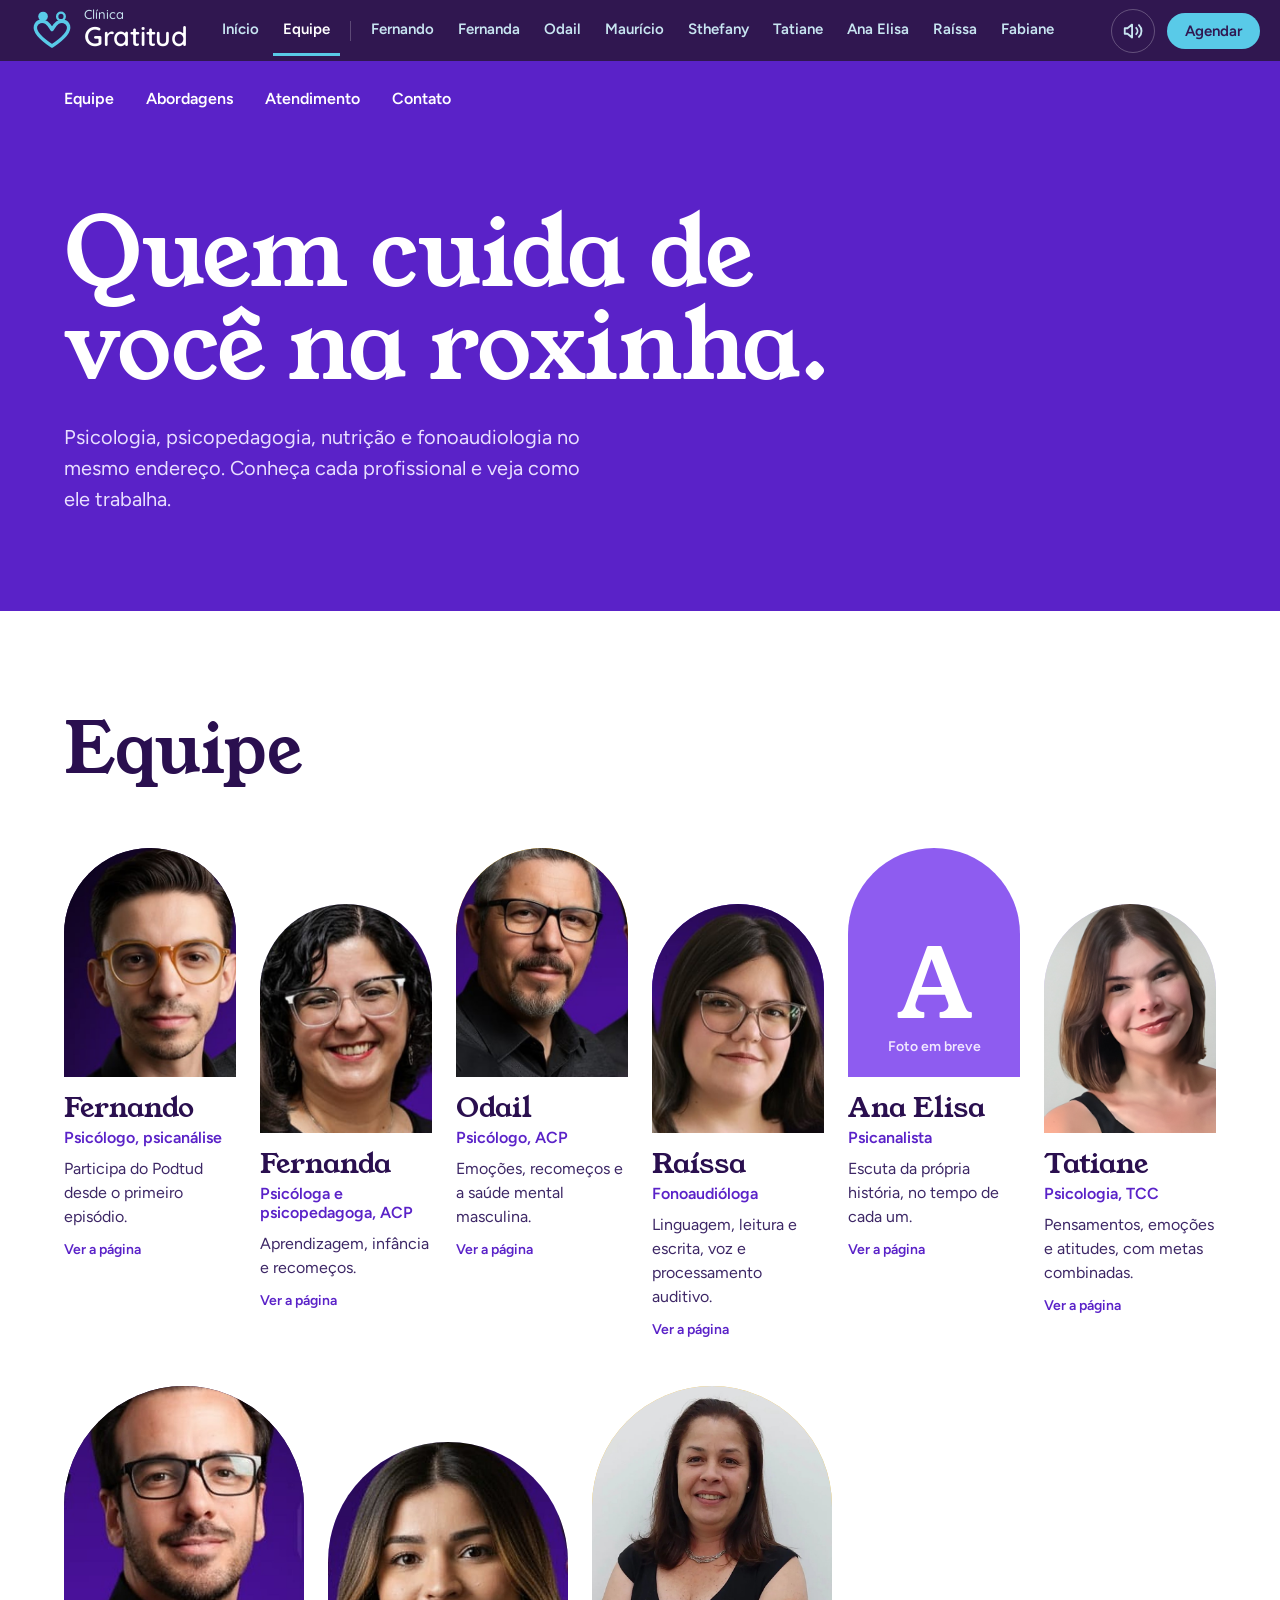
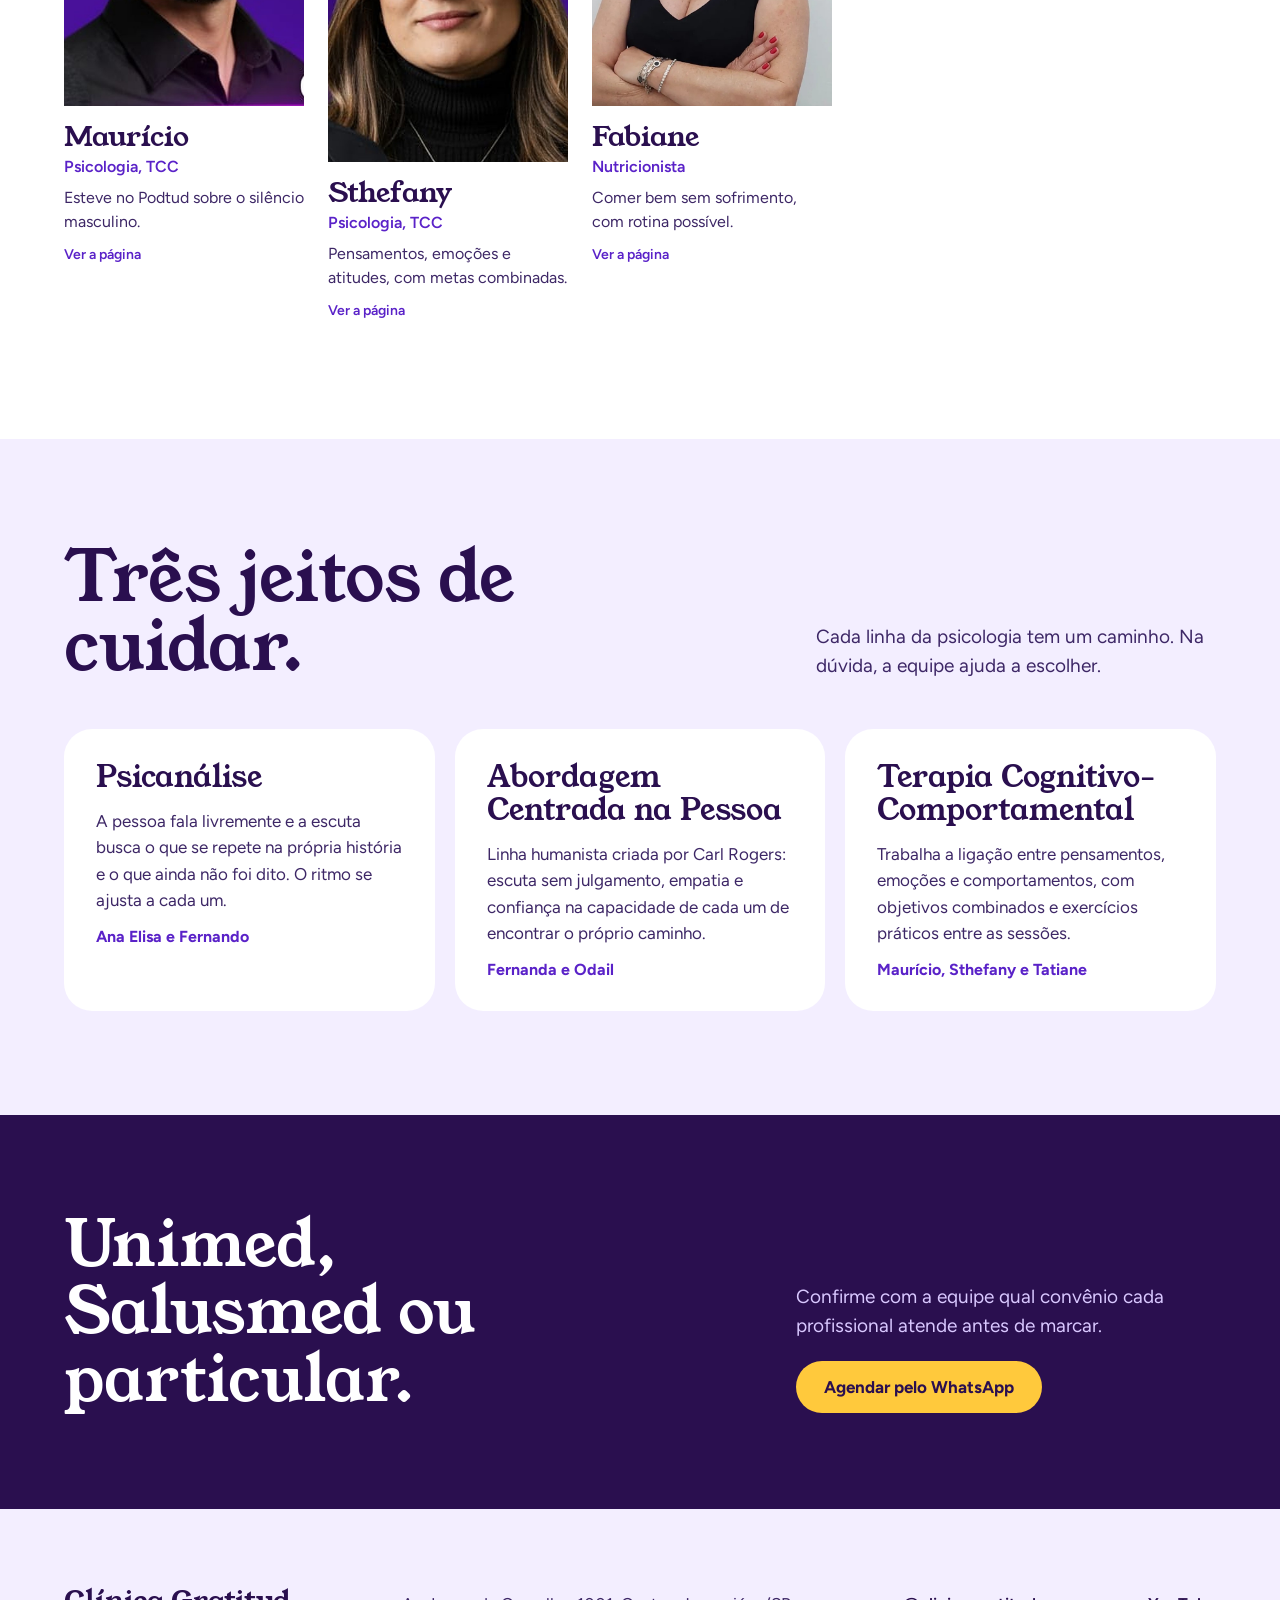
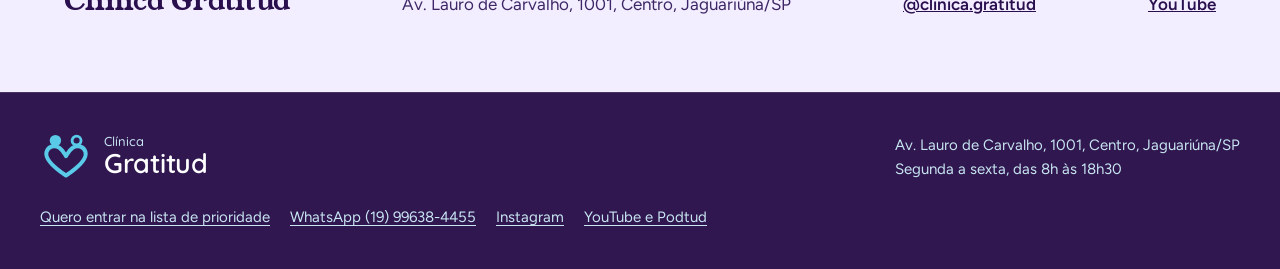
<file: equipe.html>
<!doctype html>
<html lang="pt-BR">
<head>
<meta charset="utf-8">
<meta name="viewport" content="width=device-width, initial-scale=1">
<meta name="robots" content="noindex, nofollow">
<title>Clínica Gratitud, equipe</title>
<link rel="preconnect" href="https://fonts.googleapis.com">
<link href="https://fonts.googleapis.com/css2?family=Figtree:wght@400;600;700&family=Young+Serif&display=swap" rel="stylesheet">
<style>
body{margin:0;font-family:'Figtree',system-ui,sans-serif;color:#2A0F4F;background:#F3EEFF}
a{color:inherit}
a:focus-visible{outline:3px solid #8E5CF0;outline-offset:4px}
.dark a:focus-visible{outline-color:#FFC93C}
.display{font-family:'Young Serif',Georgia,serif;font-weight:400}
.pill{display:inline-flex;align-items:center;gap:10px;min-height:52px;padding:0 28px;border-radius:999px;font-weight:700;font-size:17px;text-decoration:none;box-sizing:border-box;transition:background .2s,color .2s}
.pill-sun{background:#FFC93C;color:#2A0F4F}.pill-sun:hover{background:#FFFFFF}
.pill-grape{background:#2A0F4F;color:#FFFFFF}.pill-grape:hover{background:#5A22C8}
.navlink{color:#FFFFFF;text-decoration:none;font-weight:600;font-size:16px}.navlink:hover{color:#FFC93C}
.card{flex:1 1 160px;max-width:240px;display:flex;flex-direction:column;gap:16px}
.card:nth-child(2){margin-top:56px}.card:nth-child(4){margin-top:56px}.card:nth-child(6){margin-top:56px}.card:nth-child(8){margin-top:56px}
.ab{flex:1 1 300px;background:#FFFFFF;border-radius:28px;padding:32px;box-sizing:border-box;display:flex;flex-direction:column;gap:14px}
.ab p{margin:0;font-size:17px;line-height:1.55;color:#3D2766}
.ab .quem{font-weight:700;color:#5A22C8;font-size:16px}
.slot{width:100%;aspect-ratio:3/4;border-radius:999px 999px 0 0;display:flex;flex-direction:column;align-items:center;justify-content:flex-end;padding-bottom:22px;box-sizing:border-box;gap:4px;transition:transform .25s}
.card:hover .slot{transform:translateY(-8px)}
.slot{overflow:hidden}
.slot.ph{padding:0}
.slot.ph img{width:100%;height:100%;object-fit:cover;display:block}
.slot b{font-family:'Young Serif',Georgia,serif;font-weight:400;font-size:96px;line-height:1}
.slot span{font-size:14px;font-weight:600}
@media (prefers-reduced-motion: reduce){.slot{transition:none}}
</style>
<!--nav:meta--><meta name="description" content="Clínica Gratitud em Jaguariúna/SP: psicologia, psicopedagogia, fonoaudiologia e nutrição. Unimed, Salusmed e particular."><link rel="icon" href="favicon.svg" type="image/svg+xml"><!--/nav:meta-->
</head>
<body>
<!--nav:menu--><link href="https://fonts.googleapis.com/css2?family=Quicksand:wght@500;600&display=swap" rel="stylesheet"><style>@view-transition{navigation:auto}::view-transition-old(root){animation:vt-out .28s ease both}::view-transition-new(root){animation:vt-in .42s cubic-bezier(.2,.8,.2,1) both}::view-transition-group(*){animation-duration:.5s;animation-timing-function:cubic-bezier(.2,.8,.2,1)}@keyframes vt-out{to{opacity:0;transform:translateY(-10px)}}@keyframes vt-in{from{opacity:0;transform:translateY(14px)}}@media (prefers-reduced-motion: reduce){::view-transition-group(*),::view-transition-old(root),::view-transition-new(root){animation:none}}img[src="fotos/fernando2.jpg"]{view-transition-name:foto-fernando}img[src="fotos/fernanda.jpg"]{view-transition-name:foto-fernanda}img[src="fotos/odail.jpg"]{view-transition-name:foto-odail}img[src="fotos/mauricio.jpg"]{view-transition-name:foto-mauricio}img[src="fotos/sthefany.jpg"]{view-transition-name:foto-sthefany}img[src="fotos/tatiane.jpg"]{view-transition-name:foto-tatiane}img[src="fotos/raissa.jpg"]{view-transition-name:foto-raissa}img[src="fotos/fabiane2.jpg"]{view-transition-name:foto-fabiane}.gnav{position:sticky;top:0;z-index:50;background:#301750;font:600 15px 'Figtree',system-ui,sans-serif;view-transition-name:menu}.gnav-in{max-width:1240px;margin:0 auto;padding:0 16px;display:flex;align-items:center;gap:4px;overflow-x:auto;white-space:nowrap;scrollbar-width:none}.gnav-in::-webkit-scrollbar{display:none}.gnav a{color:#C8E5F1;text-decoration:none;padding:15px 10px;display:inline-flex;align-items:center;gap:8px;border-bottom:3px solid transparent}.gnav a:hover{color:#FFFFFF}.gnav a[aria-current=page]{color:#FFFFFF;border-bottom-color:#59CAE8}.gnav .marca{color:#FFFFFF;margin-right:10px;gap:10px;padding:8px 10px}.gnav .marca svg{width:44px;height:39px;flex:none}.mw{display:flex;flex-direction:column;line-height:1;font-family:'Quicksand',system-ui,sans-serif}.mw small{font-size:13px;font-weight:500;color:#C8E5F1;margin-bottom:2px}.mw b{font-size:27px;font-weight:600;letter-spacing:-.01em}.gnav .sep{width:1px;height:20px;background:rgba(255,255,255,.22);flex:none;margin:0 6px}.gnav .cta{margin-left:auto;background:#59CAE8;color:#301750;border-radius:999px;padding:9px 18px;border:0}.gnav .cta:hover{background:#FFFFFF;color:#000}.gnav a:focus-visible,.corr a:focus-visible,.rod a:focus-visible{outline:3px solid #59CAE8;outline-offset:-3px}.gnav .cta:focus-visible{outline-color:#FFFFFF;outline-offset:2px}.som{margin-left:auto;width:44px;height:44px;border-radius:50%;border:1px solid rgba(255,255,255,.25);background:transparent;color:#C8E5F1;display:inline-flex;align-items:center;justify-content:center;cursor:pointer;flex:none}.som:hover{color:#FFFFFF;border-color:#59CAE8}.som:focus-visible{outline:3px solid #FFFFFF;outline-offset:2px}.som[data-on='0'] .onda{display:none}.som[data-on='1'] .x{display:none}.som+.cta{margin-left:8px}html{scroll-padding-top:64px}.skip{position:absolute;left:-9999px;top:8px;z-index:100;background:#FFFFFF;color:#301750;padding:10px 16px;border-radius:8px;font:700 15px system-ui,sans-serif}.skip:focus{left:16px}@media (max-width:640px){.gnav-in{flex-wrap:wrap;overflow:visible;white-space:normal;padding:4px 12px}.gnav a{padding:10px 8px}.gnav .marca{width:100%}.gnav .sep{display:none}.gnav .cta{margin:6px 0 8px}}header>a[href='index.html']:first-child{display:none!important}header:has(>a[href='index.html']:first-child){justify-content:flex-end}</style><a class="skip" href="#conteudo">Pular para o conteúdo</a><nav class="gnav" aria-label="Páginas do site"><div class="gnav-in"><a class="marca" href="index.html" aria-label="Clínica Gratitud, página inicial"><svg viewBox="0 0 64 56" aria-hidden="true" width="26" height="23" fill="none" stroke="#59CAE8" stroke-width="5" stroke-linecap="round" stroke-linejoin="round"><circle cx="19" cy="9" r="7" fill="#59CAE8" stroke="none"/><circle cx="45" cy="9" r="5.5" stroke-width="3.5"/><path d="M32 52C14 40 6 31 8 23c2-7 10-9 16-5 4 3 6 7 8 10 2-3 4-7 8-10 6-4 14-2 16 5 2 8-6 17-24 29z"/></svg><span class="mw"><small>Clínica</small> <b>Gratitud</b></span></a><a href="index.html">Início</a><a href="equipe.html" aria-current="page">Equipe</a><span class="sep" aria-hidden="true"></span><a href="fernando.html">Fernando</a><a href="fernanda.html">Fernanda</a><a href="odail.html">Odail</a><a href="mauricio.html">Maurício</a><a href="sthefany.html">Sthefany</a><a href="tatiane.html">Tatiane</a><a href="ana-elisa.html">Ana Elisa</a><a href="raissa.html">Raíssa</a><a href="fabiane.html">Fabiane</a><button class="som" type="button" aria-pressed="true" aria-label="Desligar som ambiente"><svg viewBox="0 0 24 24" width="22" height="22" fill="none" stroke="currentColor" stroke-width="2" stroke-linecap="round" stroke-linejoin="round" aria-hidden="true"><path d="M11 5 6 9H3v6h3l5 4z"/><path class="onda" d="M15.5 8.5a5 5 0 0 1 0 7M18.5 5.5a9 9 0 0 1 0 13"/><path class="x" d="m16 9 6 6m0-6-6 6"/></svg></button><a class="cta" href="https://wa.me/5519996384455?text=Ol%C3%A1!%20Gostaria%20de%20agendar%20um%20hor%C3%A1rio." target="_blank" rel="noopener">Agendar</a></div></nav><!--/nav:menu-->
<!--nav:main--><main id="conteudo"><!--/nav:main-->



<div style="width:100%;box-sizing:border-box">

<section id="topo" class="dark" style="background:#5A22C8;overflow:hidden">
<div style="max-width:1200px;margin:0 auto;padding:0 24px;box-sizing:border-box">
<header style="display:flex;flex-wrap:wrap;align-items:center;justify-content:space-between;gap:16px 32px;padding:28px 0">
<a href="index.html" style="display:flex;align-items:center;gap:12px;text-decoration:none;color:#FFFFFF">
<span style="width:26px;height:34px;background:#FFC93C;border-radius:999px 999px 0 0;display:block" aria-hidden="true"></span>
<span class="display" style="font-size:28px;line-height:1">Gratitud</span>
</a>
<nav style="display:flex;flex-wrap:wrap;gap:12px 32px;align-items:center" aria-label="Principal">
<a class="navlink" href="#equipe">Equipe</a>
<a class="navlink" href="#abordagens">Abordagens</a>
<a class="navlink" href="#atendimento">Atendimento</a>
<a class="navlink" href="#contato">Contato</a>
</nav>
</header>
<div style="padding:72px 0 96px;display:flex;flex-direction:column;gap:28px;max-width:860px">
<h1 class="display" style="margin:0;font-size:clamp(48px,7.4vw,104px);line-height:0.98;letter-spacing:-0.01em;color:#FFFFFF">Quem cuida de você na roxinha.</h1>
<p style="margin:0;font-size:20px;line-height:1.55;color:#E9DFFF;max-width:540px">Psicologia, psicopedagogia, nutrição e fonoaudiologia no mesmo endereço. Conheça cada profissional e veja como ele trabalha.</p>
</div>
</div>
</section>

<section id="equipe" style="background:#FFFFFF">
<div style="max-width:1200px;margin:0 auto;padding:104px 24px 120px;box-sizing:border-box;display:flex;flex-direction:column;gap:64px">
<h2 class="display" style="margin:0;font-size:clamp(40px,5.4vw,72px);line-height:1;color:#2A0F4F">Equipe</h2>
<div style="display:flex;flex-wrap:wrap;gap:48px 24px;align-items:flex-start">

<a class="card" href="fernando.html" style="text-decoration:none;color:inherit">
<div class="slot ph" style="background:#2A0F4F"><img src="fotos/fernando2.jpg" alt="Fernando" loading="lazy"></div>
<div style="display:flex;flex-direction:column;gap:4px">
<h3 class="display" style="margin:0;font-size:28px;line-height:1.1">Fernando</h3>
<span style="font-weight:600;color:#5A22C8">Psicólogo, psicanálise</span>
<p style="margin:6px 0 0;font-size:16px;line-height:1.5;color:#3D2766">Participa do Podtud desde o primeiro episódio.</p>
<span style="margin-top:8px;font-size:14px;font-weight:600;color:#5C4A80;color:#5A22C8">Ver a página</span>
</div>
</a>

<a class="card" href="fernanda.html" style="text-decoration:none;color:inherit">
<div class="slot ph" style="background:#D9C8FF"><img src="fotos/fernanda.jpg" alt="Fernanda" loading="lazy"></div>
<div style="display:flex;flex-direction:column;gap:4px">
<h3 class="display" style="margin:0;font-size:28px;line-height:1.1">Fernanda</h3>
<span style="font-weight:600;color:#5A22C8">Psicóloga e psicopedagoga, ACP</span>
<p style="margin:6px 0 0;font-size:16px;line-height:1.5;color:#3D2766">Aprendizagem, infância e recomeços.</p>
<span style="margin-top:8px;font-size:14px;font-weight:600;color:#5C4A80;color:#5A22C8">Ver a página</span>
</div>
</a>

<a class="card" href="odail.html" style="text-decoration:none;color:inherit">
<div class="slot ph" style="background:#FFC93C"><img src="fotos/odail.jpg" alt="Odail" loading="lazy"></div>
<div style="display:flex;flex-direction:column;gap:4px">
<h3 class="display" style="margin:0;font-size:28px;line-height:1.1">Odail</h3>
<span style="font-weight:600;color:#5A22C8">Psicólogo, ACP</span>
<p style="margin:6px 0 0;font-size:16px;line-height:1.5;color:#3D2766">Emoções, recomeços e a saúde mental masculina.</p>
<span style="margin-top:8px;font-size:14px;font-weight:600;color:#5C4A80;color:#5A22C8">Ver a página</span>
</div>
</a>

<a class="card" href="raissa.html" style="text-decoration:none;color:inherit">
<div class="slot ph" style="background:#5A22C8"><img src="fotos/raissa.jpg" alt="Raíssa" loading="lazy"></div>
<div style="display:flex;flex-direction:column;gap:4px">
<h3 class="display" style="margin:0;font-size:28px;line-height:1.1">Raíssa</h3>
<span style="font-weight:600;color:#5A22C8">Fonoaudióloga</span>
<p style="margin:6px 0 0;font-size:16px;line-height:1.5;color:#3D2766">Linguagem, leitura e escrita, voz e processamento auditivo.</p>
<span style="margin-top:8px;font-size:14px;font-weight:600;color:#5C4A80;color:#5A22C8">Ver a página</span>
</div>
</a>

<a class="card" href="ana-elisa.html" style="text-decoration:none;color:inherit">
<div class="slot" style="background:#8E5CF0;color:#FFFFFF"><b aria-hidden="true">A</b><span style="color:#F1E7FF">Foto em breve</span></div>
<div style="display:flex;flex-direction:column;gap:4px">
<h3 class="display" style="margin:0;font-size:28px;line-height:1.1">Ana Elisa</h3>
<span style="font-weight:600;color:#5A22C8">Psicanalista</span>
<p style="margin:6px 0 0;font-size:16px;line-height:1.5;color:#3D2766">Escuta da própria história, no tempo de cada um.</p>
<span style="margin-top:8px;font-size:14px;font-weight:600;color:#5C4A80;color:#5A22C8">Ver a página</span>
</div>
</a>

<a class="card" href="tatiane.html" style="text-decoration:none;color:inherit">
<div class="slot ph" style="background:#D9C8FF"><img src="fotos/tatiane.jpg" alt="Tatiane" loading="lazy"></div>
<div style="display:flex;flex-direction:column;gap:4px">
<h3 class="display" style="margin:0;font-size:28px;line-height:1.1">Tatiane</h3>
<span style="font-weight:600;color:#5A22C8">Psicologia, TCC</span>
<p style="margin:6px 0 0;font-size:16px;line-height:1.5;color:#3D2766">Pensamentos, emoções e atitudes, com metas combinadas.</p>
<span style="margin-top:8px;font-size:14px;font-weight:600;color:#5C4A80;color:#5A22C8">Ver a página</span>
</div>
</a>

<a class="card" href="mauricio.html" style="text-decoration:none;color:inherit">
<div class="slot ph" style="background:#2A0F4F"><img src="fotos/mauricio.jpg" alt="Maurício" loading="lazy"></div>
<div style="display:flex;flex-direction:column;gap:4px">
<h3 class="display" style="margin:0;font-size:28px;line-height:1.1">Maurício</h3>
<span style="font-weight:600;color:#5A22C8">Psicologia, TCC</span>
<p style="margin:6px 0 0;font-size:16px;line-height:1.5;color:#3D2766">Esteve no Podtud sobre o silêncio masculino.</p>
<span style="margin-top:8px;font-size:14px;font-weight:600;color:#5C4A80;color:#5A22C8">Ver a página</span>
</div>
</a>

<a class="card" href="sthefany.html" style="text-decoration:none;color:inherit">
<div class="slot ph" style="background:#D9C8FF"><img src="fotos/sthefany.jpg" alt="Sthefany" loading="lazy"></div>
<div style="display:flex;flex-direction:column;gap:4px">
<h3 class="display" style="margin:0;font-size:28px;line-height:1.1">Sthefany</h3>
<span style="font-weight:600;color:#5A22C8">Psicologia, TCC</span>
<p style="margin:6px 0 0;font-size:16px;line-height:1.5;color:#3D2766">Pensamentos, emoções e atitudes, com metas combinadas.</p>
<span style="margin-top:8px;font-size:14px;font-weight:600;color:#5C4A80;color:#5A22C8">Ver a página</span>
</div>
</a>

<a class="card" href="fabiane.html" style="text-decoration:none;color:inherit">
<div class="slot ph" style="background:#FFC93C"><img src="fotos/fabiane2.jpg" alt="Fabiane" loading="lazy"></div>
<div style="display:flex;flex-direction:column;gap:4px">
<h3 class="display" style="margin:0;font-size:28px;line-height:1.1">Fabiane</h3>
<span style="font-weight:600;color:#5A22C8">Nutricionista</span>
<p style="margin:6px 0 0;font-size:16px;line-height:1.5;color:#3D2766">Comer bem sem sofrimento, com rotina possível.</p>
<span style="margin-top:8px;font-size:14px;font-weight:600;color:#5C4A80;color:#5A22C8">Ver a página</span>
</div>
</a>

</div>
</div>
</section>

<section id="abordagens" style="background:#F3EEFF">
<div style="max-width:1200px;margin:0 auto;padding:104px 24px;box-sizing:border-box;display:flex;flex-direction:column;gap:48px">
<div style="display:flex;flex-wrap:wrap;align-items:flex-end;justify-content:space-between;gap:20px 48px">
<h2 class="display" style="margin:0;font-size:clamp(40px,5.4vw,72px);line-height:1;color:#2A0F4F;max-width:620px">Três jeitos de cuidar.</h2>
<p style="margin:0;flex:0 1 400px;font-size:19px;line-height:1.55;color:#3D2766">Cada linha da psicologia tem um caminho. Na dúvida, a equipe ajuda a escolher.</p>
</div>
<div style="display:flex;flex-wrap:wrap;gap:20px">
<div class="ab">
<h3 class="display" style="margin:0;font-size:30px;line-height:1.1">Psicanálise</h3>
<p>A pessoa fala livremente e a escuta busca o que se repete na própria história e o que ainda não foi dito. O ritmo se ajusta a cada um.</p>
<span class="quem">Ana Elisa e Fernando</span>
</div>
<div class="ab">
<h3 class="display" style="margin:0;font-size:30px;line-height:1.1">Abordagem Centrada na Pessoa</h3>
<p>Linha humanista criada por Carl Rogers: escuta sem julgamento, empatia e confiança na capacidade de cada um de encontrar o próprio caminho.</p>
<span class="quem">Fernanda e Odail</span>
</div>
<div class="ab">
<h3 class="display" style="margin:0;font-size:30px;line-height:1.1">Terapia Cognitivo-Comportamental</h3>
<p>Trabalha a ligação entre pensamentos, emoções e comportamentos, com objetivos combinados e exercícios práticos entre as sessões.</p>
<span class="quem">Maurício, Sthefany e Tatiane</span>
</div>
</div>
</div>
</section>

<section id="atendimento" class="dark" style="background:#2A0F4F">
<div style="max-width:1200px;margin:0 auto;padding:96px 24px;box-sizing:border-box;display:flex;flex-wrap:wrap;align-items:flex-end;justify-content:space-between;gap:32px 64px">
<h2 class="display" style="margin:0;flex:1 1 380px;font-size:clamp(36px,5vw,64px);line-height:1.05;color:#FFFFFF;max-width:560px">Unimed, Salusmed ou particular.</h2>
<div style="flex:0 1 420px;display:flex;flex-direction:column;gap:20px">
<p style="margin:0;font-size:19px;line-height:1.55;color:#D9C8FF">Confirme com a equipe qual convênio cada profissional atende antes de marcar.</p>
<div><a class="pill pill-sun" href="https://wa.me/5519996384455?text=Ol%C3%A1!%20Gostaria%20de%20agendar%20um%20hor%C3%A1rio." target="_blank" rel="noopener">Agendar pelo WhatsApp</a></div>
</div>
</div>
</section>

<section id="contato" style="background:#F3EEFF">
<div style="max-width:1200px;margin:0 auto;padding:72px 24px;box-sizing:border-box;display:flex;flex-wrap:wrap;gap:16px 56px;align-items:baseline;justify-content:space-between">
<span class="display" style="font-size:28px">Clínica Gratitud</span>
<span style="font-size:17px;color:#3D2766">Av. Lauro de Carvalho, 1001, Centro, Jaguariúna/SP</span>
<a href="https://www.instagram.com/clinica.gratitud/" target="_blank" rel="noopener" style="font-size:17px;font-weight:600">@clinica.gratitud</a>
<a href="https://www.youtube.com/@clinicagratitud" target="_blank" rel="noopener" style="font-size:17px;font-weight:600">YouTube</a>
</div>
</section>

</div>

<!--nav:fimmain--></main><!--/nav:fimmain-->
<!--nav:rodape--><style>.rod{background:#301750;color:#C8E5F1;border-top:1px solid rgba(255,255,255,.12);font:400 15px/1.6 'Figtree',system-ui,sans-serif}.rod-in{max-width:1200px;margin:0 auto;padding:40px 16px;display:flex;flex-wrap:wrap;gap:24px 48px;align-items:flex-start;justify-content:space-between}.rod a{color:#C8E5F1;text-decoration:underline;text-underline-offset:3px}.rod a:hover{color:#FFFFFF}.rod .lk{display:flex;flex-wrap:wrap;gap:8px 20px}.rod-marca svg{width:52px;height:46px}</style><footer class="rod"><div class="rod-in"><div class="rod-marca" style="display:flex;align-items:center;gap:12px;color:#FFFFFF"><svg viewBox="0 0 64 56" aria-hidden="true" width="26" height="23" fill="none" stroke="#59CAE8" stroke-width="5" stroke-linecap="round" stroke-linejoin="round"><circle cx="19" cy="9" r="7" fill="#59CAE8" stroke="none"/><circle cx="45" cy="9" r="5.5" stroke-width="3.5"/><path d="M32 52C14 40 6 31 8 23c2-7 10-9 16-5 4 3 6 7 8 10 2-3 4-7 8-10 6-4 14-2 16 5 2 8-6 17-24 29z"/></svg><span class="mw"><small>Clínica</small> <b>Gratitud</b></span></div><div><div>Av. Lauro de Carvalho, 1001, Centro, Jaguariúna/SP</div><div>Segunda a sexta, das 8h às 18h30</div></div><div class="lk"><a href="https://wa.me/5519996384455?text=Ol%C3%A1!%20Quero%20entrar%20na%20lista%20de%20prioridade%20da%20agenda%20da%20Cl%C3%ADnica%20Gratitud." target="_blank" rel="noopener">Quero entrar na lista de prioridade</a><a href="https://wa.me/5519996384455" target="_blank" rel="noopener">WhatsApp (19) 99638-4455</a><a href="https://www.instagram.com/clinica.gratitud/" target="_blank" rel="noopener">Instagram</a><a href="https://www.youtube.com/@clinicagratitud" target="_blank" rel="noopener">YouTube e Podtud</a></div></div></footer><!--/nav:rodape-->
<!--nav:som--><script>window.SOM_TEMA={"vol": 0.08, "corte": 1100, "drone": "C2", "pad": {"onda": "sawtooth", "dur": 12, "acordes": [["C3", "G3", "E4"], ["A2", "E3", "C4"], ["F2", "C3", "A3"], ["G2", "D3", "B3"]]}, "notas": {"onda": "sine", "lista": ["E5", "G5", "C5", "D5"], "passo": 2600, "dens": 0.35, "decai": 4}};</script><script src="som.js" defer></script><!--/nav:som-->
</body>
</html>
</file>
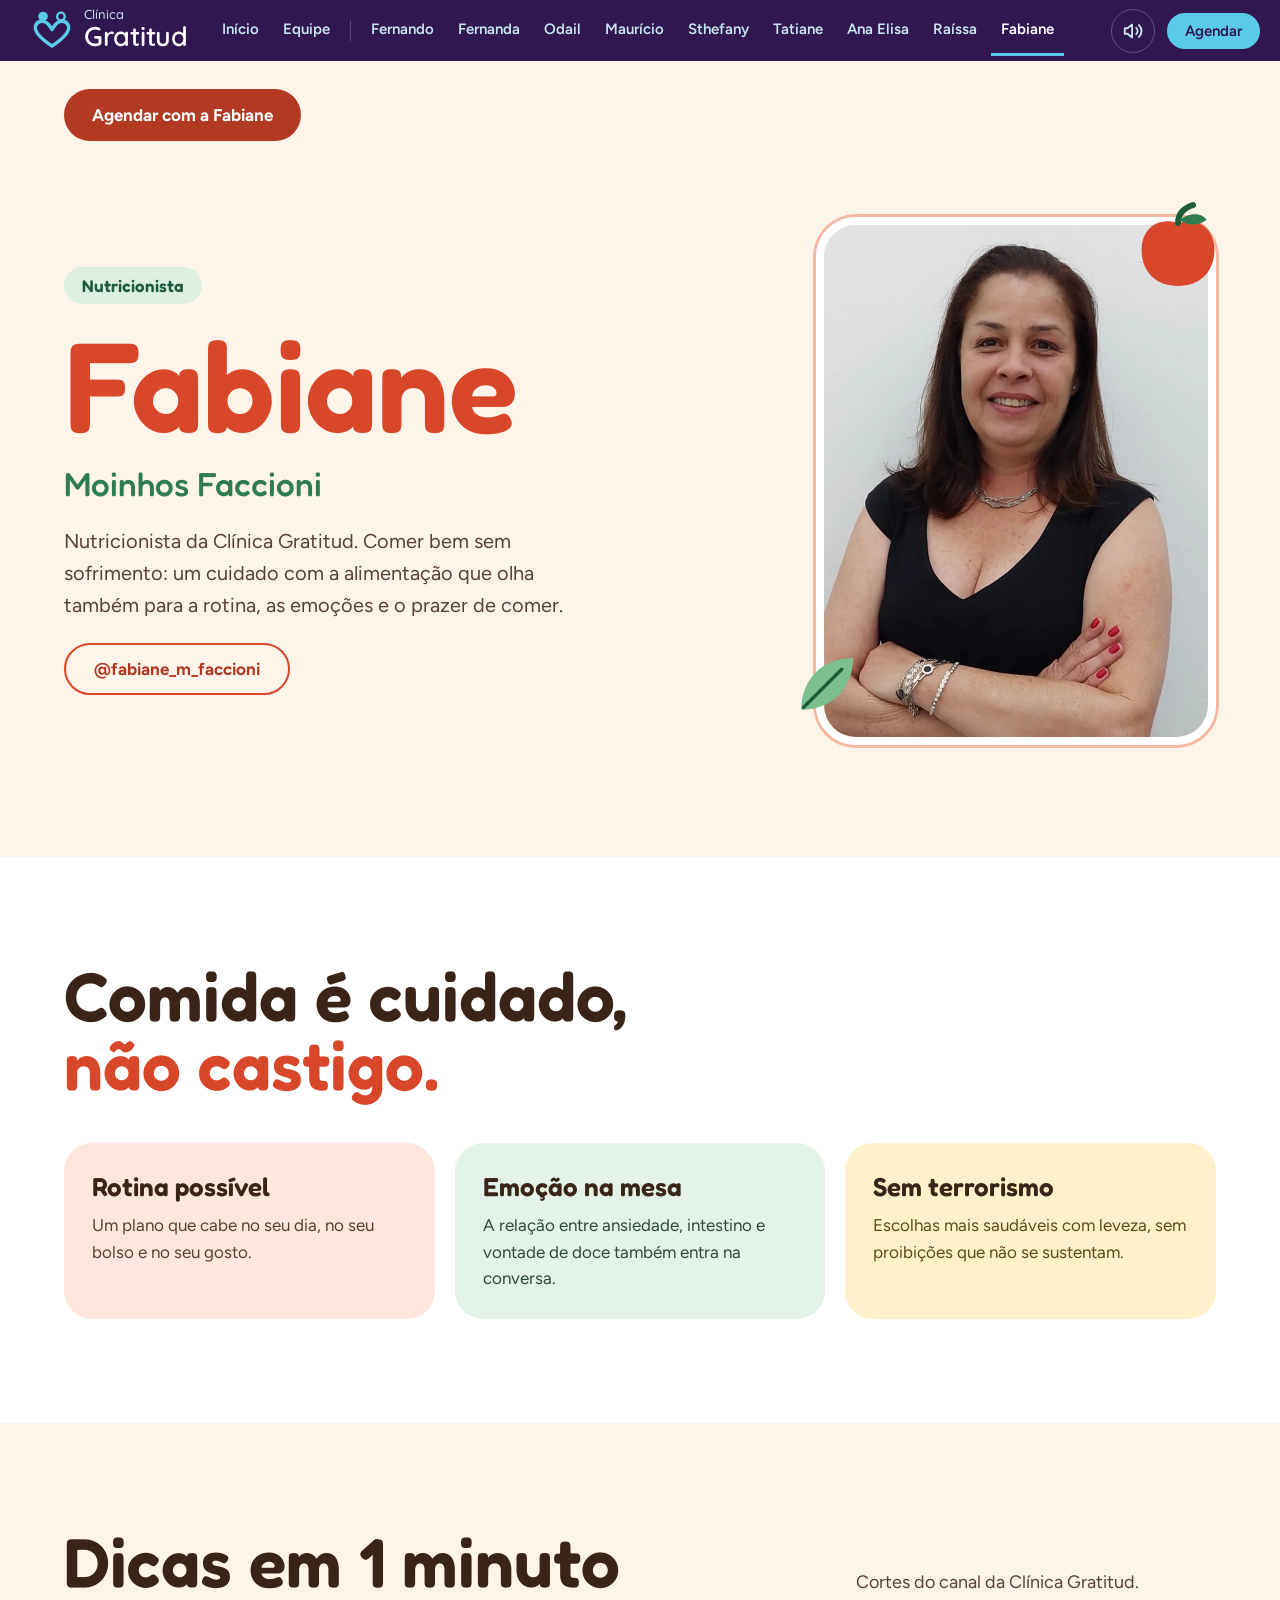
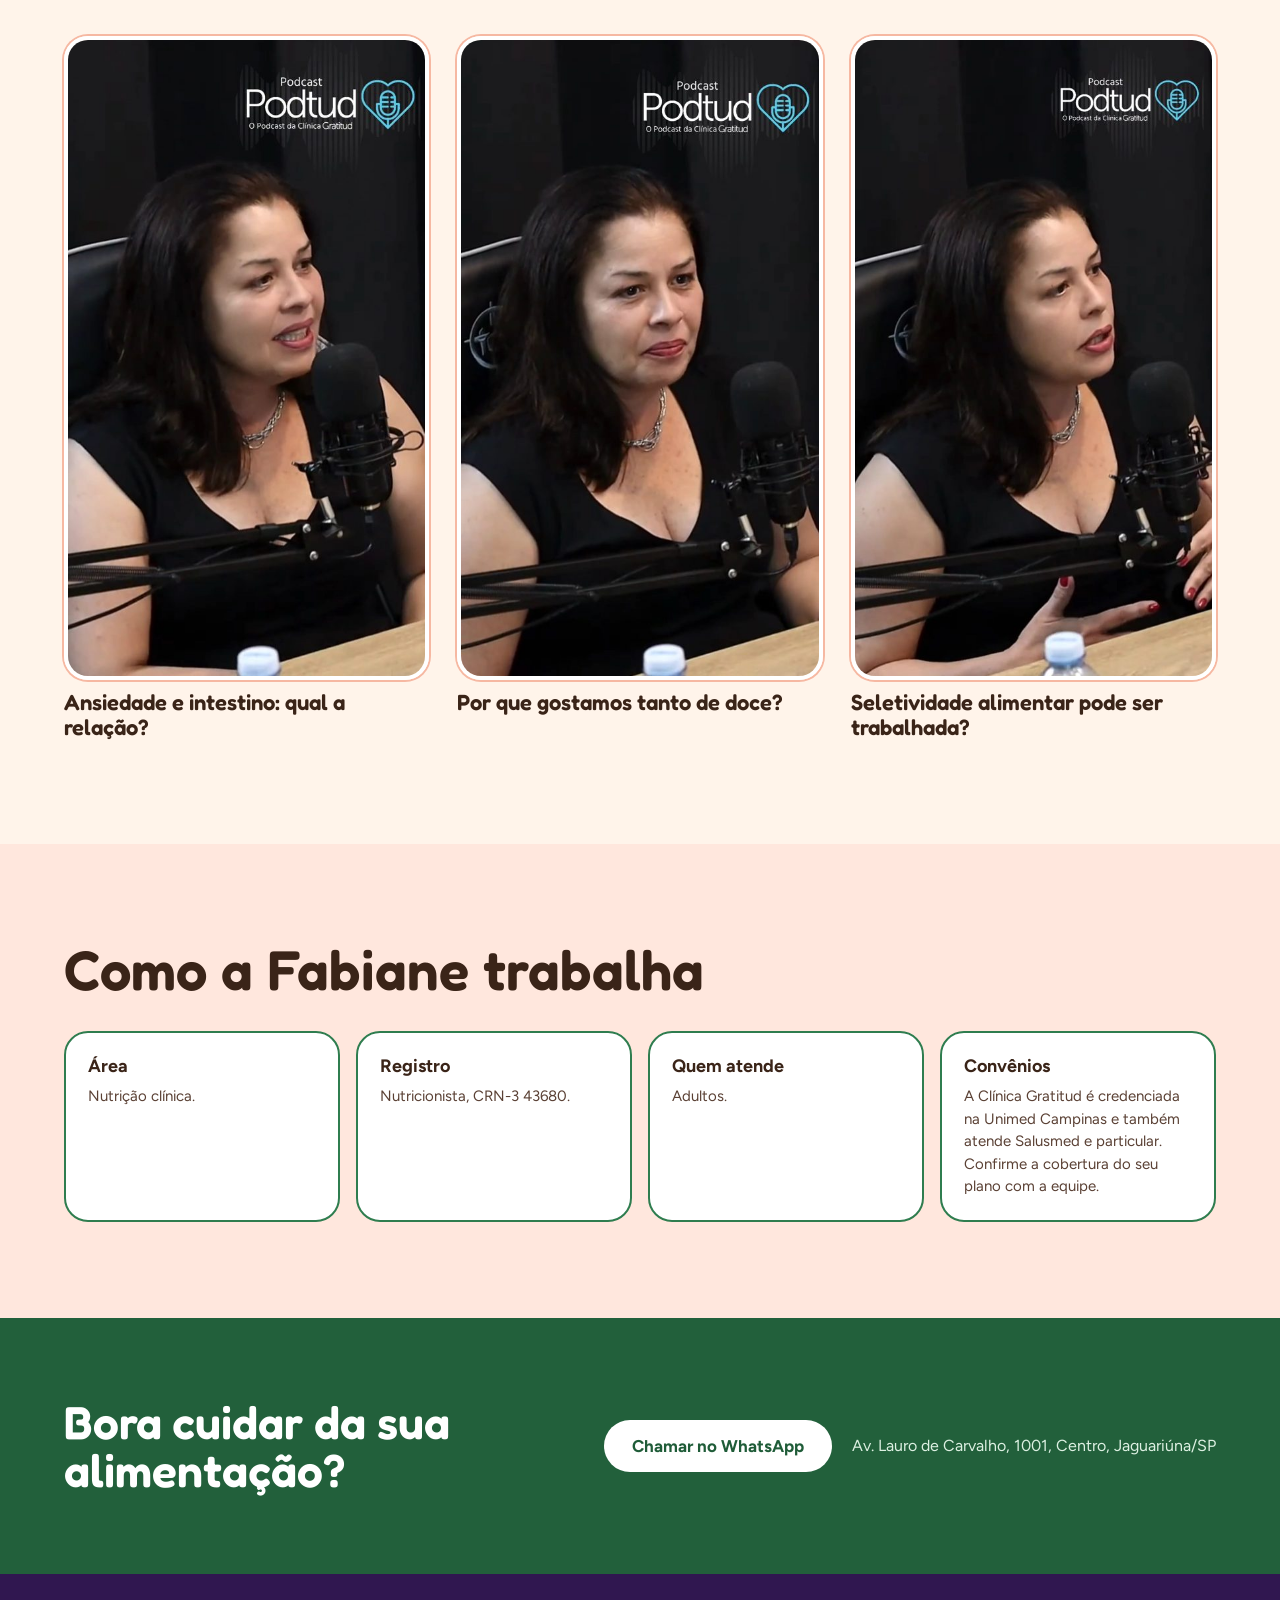
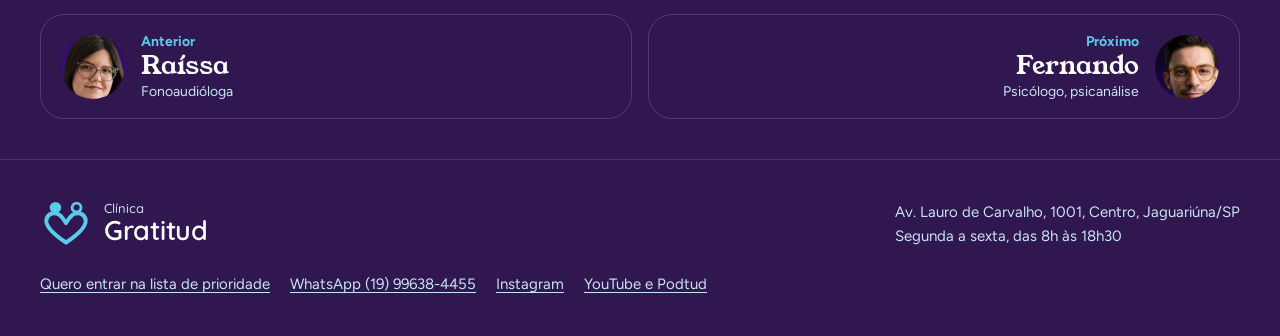
<file: fabiane.html>
<!doctype html>
<html lang="pt-BR">
<head>
<meta charset="utf-8">
<meta name="viewport" content="width=device-width, initial-scale=1">
<meta name="robots" content="noindex, nofollow">
<title>Clínica Gratitud, Fabiane</title>
<link rel="preconnect" href="https://fonts.googleapis.com">
<link href="https://fonts.googleapis.com/css2?family=Fredoka:wght@500;600;700&family=Figtree:wght@400;600;700&family=Young+Serif&display=swap" rel="stylesheet">
<style>
body{margin:0;font-family:'Figtree',system-ui,sans-serif;color:#3A2418;background:#FFF4EA}
a{color:inherit}
a:focus-visible{outline:3px solid #2F7D4F;outline-offset:4px}
.fd{font-family:'Fredoka',system-ui,sans-serif;font-weight:600}
.pill{display:inline-flex;align-items:center;gap:10px;min-height:52px;padding:0 28px;border-radius:999px;font-weight:700;font-size:17px;text-decoration:none;box-sizing:border-box;transition:background .2s,color .2s,transform .2s}
.pill-tom{background:#B23A22;color:#FFFFFF}.pill-tom:hover{background:#2F7D4F;transform:translateY(-2px)}
.pill-line{border:2px solid #D9472B;color:#B23A22}.pill-line:hover{background:#D9472B;color:#FFFFFF}
.blob{border-radius:40px;overflow:hidden;aspect-ratio:3/4;border:8px solid #FFFFFF;box-shadow:0 0 0 3px #F6B8A2}
.blob img{width:100%;height:100%;object-fit:cover;object-position:center 15%;display:block}
.bob{animation:bob 4s ease-in-out infinite}
@keyframes bob{0%,100%{transform:translateY(0)}50%{transform:translateY(-10px)}}
.tip{flex:1 1 240px;border-radius:28px;padding:28px;box-sizing:border-box;display:flex;flex-direction:column;gap:10px;transition:transform .2s}
.tip:hover{transform:translateY(-4px) rotate(-1deg)}
.ep{display:flex;flex-direction:column;gap:10px;text-decoration:none}
.ep .th{aspect-ratio:9/16;border-radius:24px;overflow:hidden;border:4px solid #FFFFFF;box-shadow:0 0 0 2px #F6B8A2}
.ep .th img{width:100%;height:100%;object-fit:cover;display:block;transition:transform .35s}
.ep:hover .th img{transform:scale(1.04)}
.todo{flex:1 1 260px;border:2px dashed #E8A58C;border-radius:24px;padding:22px;box-sizing:border-box;display:flex;flex-direction:column;gap:8px;background:#FFFFFF}
.todo b{font-size:18px}
.todo span{font-size:15px;line-height:1.5;color:#5A4034}
.todo.feito{border-style:solid;border-color:#2F7D4F}
@media (prefers-reduced-motion: reduce){.bob{animation:none}.tip,.ep .th img{transition:none}}
</style>
<!--nav:meta--><meta name="description" content="Fabiane, Nutricionista na Clínica Gratitud."><link rel="icon" href="favicon.svg" type="image/svg+xml"><!--/nav:meta-->
</head>
<body>
<!--nav:menu--><link href="https://fonts.googleapis.com/css2?family=Quicksand:wght@500;600&display=swap" rel="stylesheet"><style>@view-transition{navigation:auto}::view-transition-old(root){animation:vt-out .28s ease both}::view-transition-new(root){animation:vt-in .42s cubic-bezier(.2,.8,.2,1) both}::view-transition-group(*){animation-duration:.5s;animation-timing-function:cubic-bezier(.2,.8,.2,1)}@keyframes vt-out{to{opacity:0;transform:translateY(-10px)}}@keyframes vt-in{from{opacity:0;transform:translateY(14px)}}@media (prefers-reduced-motion: reduce){::view-transition-group(*),::view-transition-old(root),::view-transition-new(root){animation:none}}img[src="fotos/fernando2.jpg"]{view-transition-name:foto-fernando}img[src="fotos/fernanda.jpg"]{view-transition-name:foto-fernanda}img[src="fotos/odail.jpg"]{view-transition-name:foto-odail}img[src="fotos/mauricio.jpg"]{view-transition-name:foto-mauricio}img[src="fotos/sthefany.jpg"]{view-transition-name:foto-sthefany}img[src="fotos/tatiane.jpg"]{view-transition-name:foto-tatiane}img[src="fotos/raissa.jpg"]{view-transition-name:foto-raissa}img[src="fotos/fabiane2.jpg"]{view-transition-name:foto-fabiane}.gnav{position:sticky;top:0;z-index:50;background:#301750;font:600 15px 'Figtree',system-ui,sans-serif;view-transition-name:menu}.gnav-in{max-width:1240px;margin:0 auto;padding:0 16px;display:flex;align-items:center;gap:4px;overflow-x:auto;white-space:nowrap;scrollbar-width:none}.gnav-in::-webkit-scrollbar{display:none}.gnav a{color:#C8E5F1;text-decoration:none;padding:15px 10px;display:inline-flex;align-items:center;gap:8px;border-bottom:3px solid transparent}.gnav a:hover{color:#FFFFFF}.gnav a[aria-current=page]{color:#FFFFFF;border-bottom-color:#59CAE8}.gnav .marca{color:#FFFFFF;margin-right:10px;gap:10px;padding:8px 10px}.gnav .marca svg{width:44px;height:39px;flex:none}.mw{display:flex;flex-direction:column;line-height:1;font-family:'Quicksand',system-ui,sans-serif}.mw small{font-size:13px;font-weight:500;color:#C8E5F1;margin-bottom:2px}.mw b{font-size:27px;font-weight:600;letter-spacing:-.01em}.gnav .sep{width:1px;height:20px;background:rgba(255,255,255,.22);flex:none;margin:0 6px}.gnav .cta{margin-left:auto;background:#59CAE8;color:#301750;border-radius:999px;padding:9px 18px;border:0}.gnav .cta:hover{background:#FFFFFF;color:#000}.gnav a:focus-visible,.corr a:focus-visible,.rod a:focus-visible{outline:3px solid #59CAE8;outline-offset:-3px}.gnav .cta:focus-visible{outline-color:#FFFFFF;outline-offset:2px}.som{margin-left:auto;width:44px;height:44px;border-radius:50%;border:1px solid rgba(255,255,255,.25);background:transparent;color:#C8E5F1;display:inline-flex;align-items:center;justify-content:center;cursor:pointer;flex:none}.som:hover{color:#FFFFFF;border-color:#59CAE8}.som:focus-visible{outline:3px solid #FFFFFF;outline-offset:2px}.som[data-on='0'] .onda{display:none}.som[data-on='1'] .x{display:none}.som+.cta{margin-left:8px}html{scroll-padding-top:64px}.skip{position:absolute;left:-9999px;top:8px;z-index:100;background:#FFFFFF;color:#301750;padding:10px 16px;border-radius:8px;font:700 15px system-ui,sans-serif}.skip:focus{left:16px}@media (max-width:640px){.gnav-in{flex-wrap:wrap;overflow:visible;white-space:normal;padding:4px 12px}.gnav a{padding:10px 8px}.gnav .marca{width:100%}.gnav .sep{display:none}.gnav .cta{margin:6px 0 8px}}header>a[href='index.html']:first-child{display:none!important}header:has(>a[href='index.html']:first-child){justify-content:flex-end}</style><a class="skip" href="#conteudo">Pular para o conteúdo</a><nav class="gnav" aria-label="Páginas do site"><div class="gnav-in"><a class="marca" href="index.html" aria-label="Clínica Gratitud, página inicial"><svg viewBox="0 0 64 56" aria-hidden="true" width="26" height="23" fill="none" stroke="#59CAE8" stroke-width="5" stroke-linecap="round" stroke-linejoin="round"><circle cx="19" cy="9" r="7" fill="#59CAE8" stroke="none"/><circle cx="45" cy="9" r="5.5" stroke-width="3.5"/><path d="M32 52C14 40 6 31 8 23c2-7 10-9 16-5 4 3 6 7 8 10 2-3 4-7 8-10 6-4 14-2 16 5 2 8-6 17-24 29z"/></svg><span class="mw"><small>Clínica</small> <b>Gratitud</b></span></a><a href="index.html">Início</a><a href="equipe.html">Equipe</a><span class="sep" aria-hidden="true"></span><a href="fernando.html">Fernando</a><a href="fernanda.html">Fernanda</a><a href="odail.html">Odail</a><a href="mauricio.html">Maurício</a><a href="sthefany.html">Sthefany</a><a href="tatiane.html">Tatiane</a><a href="ana-elisa.html">Ana Elisa</a><a href="raissa.html">Raíssa</a><a href="fabiane.html" aria-current="page">Fabiane</a><button class="som" type="button" aria-pressed="true" aria-label="Desligar som ambiente"><svg viewBox="0 0 24 24" width="22" height="22" fill="none" stroke="currentColor" stroke-width="2" stroke-linecap="round" stroke-linejoin="round" aria-hidden="true"><path d="M11 5 6 9H3v6h3l5 4z"/><path class="onda" d="M15.5 8.5a5 5 0 0 1 0 7M18.5 5.5a9 9 0 0 1 0 13"/><path class="x" d="m16 9 6 6m0-6-6 6"/></svg></button><a class="cta" href="https://wa.me/5519996384455?text=Ol%C3%A1!%20Gostaria%20de%20agendar%20um%20hor%C3%A1rio." target="_blank" rel="noopener">Agendar</a></div></nav><!--/nav:menu-->
<!--nav:main--><main id="conteudo"><!--/nav:main-->



<div style="width:100%;box-sizing:border-box;overflow:hidden">

<section id="topo">
<div style="max-width:1200px;margin:0 auto;padding:0 24px;box-sizing:border-box">
<header style="display:flex;flex-wrap:wrap;align-items:center;justify-content:space-between;gap:16px 32px;padding:28px 0">
<a href="index.html" style="display:flex;align-items:center;gap:12px;text-decoration:none">
<span style="width:26px;height:34px;background:#D9472B;border-radius:999px 999px 0 0;display:block" aria-hidden="true"></span>
<span style="font-family:'Young Serif',Georgia,serif;font-size:28px;line-height:1">Gratitud</span>
</a>
<a class="pill pill-tom" href="https://wa.me/5519996384455?text=Ol%C3%A1!%20Gostaria%20de%20agendar%20com%20a%20Fabiane." target="_blank" rel="noopener">Agendar com a Fabiane</a>
</header>

<div style="display:flex;flex-wrap:wrap;align-items:center;gap:56px 80px;padding:48px 0 112px">
<div style="flex:1 1 460px;min-width:0;display:flex;flex-direction:column;gap:22px">
<span class="fd" style="align-self:flex-start;background:#DDF0E2;color:#1F5C38;font-size:17px;padding:8px 18px;border-radius:999px">Nutricionista</span>
<h1 class="fd" style="margin:0;font-size:clamp(68px,10vw,140px);line-height:0.92;color:#D9472B">Fabiane</h1>
<span class="fd" style="font-size:clamp(22px,2.6vw,34px);line-height:1.1;color:#2F7D4F;font-weight:500">Moinhos Faccioni</span>
<p style="margin:0;font-size:20px;line-height:1.6;color:#5A4034;max-width:520px">Nutricionista da Clínica Gratitud. Comer bem sem sofrimento: um cuidado com a alimentação que olha também para a rotina, as emoções e o prazer de comer.</p>
<div><a class="pill pill-line" href="https://www.instagram.com/fabiane_m_faccioni" target="_blank" rel="noopener">@fabiane_m_faccioni</a></div>
</div>

<div style="flex:0 1 400px;width:100%;margin:0 auto;position:relative">
<div class="blob"><img src="fotos/fabiane2.jpg" alt="Fabiane Moinhos Faccioni, nutricionista"></div>
<svg class="bob" aria-hidden="true" width="96" height="96" viewBox="0 0 64 64" style="position:absolute;top:-18px;right:-10px"><path d="M32 58C14 58 6 44 8 30c2-12 12-18 24-14 12-4 22 2 24 14 2 14-6 28-24 28z" fill="#D9472B"/><path d="M32 16c0-6 4-10 10-12" stroke="#1F5C38" stroke-width="4" fill="none" stroke-linecap="round"/><path d="M33 14c8-6 16-4 18 0-6 4-12 4-18 0z" fill="#2F7D4F"/></svg>
<svg class="bob" aria-hidden="true" width="72" height="72" viewBox="0 0 64 64" style="position:absolute;bottom:24px;left:-26px;animation-delay:1.3s"><path d="M10 54C10 26 30 8 56 8c0 26-18 46-46 46z" fill="#7CC08F"/><path d="M12 52L46 18" stroke="#1F5C38" stroke-width="3" stroke-linecap="round"/></svg>
</div>
</div>
</div>
</section>

<section style="background:#FFFFFF">
<div style="max-width:1200px;margin:0 auto;padding:104px 24px;box-sizing:border-box;display:flex;flex-direction:column;gap:44px">
<h2 class="fd" style="margin:0;font-size:clamp(40px,5.4vw,72px);line-height:1;max-width:680px">Comida é cuidado, <span style="color:#D9472B">não castigo.</span></h2>
<div style="display:flex;flex-wrap:wrap;gap:20px">
<div class="tip" style="background:#FFE7DD"><b class="fd" style="font-size:26px">Rotina possível</b><span style="font-size:17px;line-height:1.55;color:#5A4034">Um plano que cabe no seu dia, no seu bolso e no seu gosto.</span></div>
<div class="tip" style="background:#E3F3E7"><b class="fd" style="font-size:26px">Emoção na mesa</b><span style="font-size:17px;line-height:1.55;color:#2E4A38">A relação entre ansiedade, intestino e vontade de doce também entra na conversa.</span></div>
<div class="tip" style="background:#FFF1C9"><b class="fd" style="font-size:26px">Sem terrorismo</b><span style="font-size:17px;line-height:1.55;color:#5A4A20">Escolhas mais saudáveis com leveza, sem proibições que não se sustentam.</span></div>
</div>
</div>
</section>

<section>
<div style="max-width:1200px;margin:0 auto;padding:104px 24px;box-sizing:border-box;display:flex;flex-direction:column;gap:40px">
<div style="display:flex;flex-wrap:wrap;align-items:flex-end;justify-content:space-between;gap:20px 48px">
<h2 class="fd" style="margin:0;font-size:clamp(40px,5.4vw,72px);line-height:1">Dicas em 1 minuto</h2>
<p style="margin:0;flex:0 1 360px;font-size:18px;line-height:1.55;color:#5A4034">Cortes do canal da Clínica Gratitud.</p>
</div>
<div style="display:grid;grid-template-columns:repeat(auto-fit,minmax(200px,1fr));gap:28px">
<a class="ep" href="https://www.youtube.com/shorts/HcYl41eIR4M" target="_blank" rel="noopener"><div class="th"><img src="capas/sh_HcYl41eIR4M.jpg" alt="" loading="lazy"></div><b class="fd" style="font-size:22px;line-height:1.15">Ansiedade e intestino: qual a relação?</b></a>
<a class="ep" href="https://www.youtube.com/shorts/A56QoesBkow" target="_blank" rel="noopener"><div class="th"><img src="capas/sh_A56QoesBkow.jpg" alt="" loading="lazy"></div><b class="fd" style="font-size:22px;line-height:1.15">Por que gostamos tanto de doce?</b></a>
<a class="ep" href="https://www.youtube.com/shorts/X3xpdkUL410" target="_blank" rel="noopener"><div class="th"><img src="capas/sh_X3xpdkUL410.jpg" alt="" loading="lazy"></div><b class="fd" style="font-size:22px;line-height:1.15">Seletividade alimentar pode ser trabalhada?</b></a>
</div>
</div>
</section>

<section style="background:#FFE7DD">
<div style="max-width:1200px;margin:0 auto;padding:96px 24px;box-sizing:border-box;display:flex;flex-direction:column;gap:32px">
<h2 class="fd" style="margin:0;font-size:clamp(36px,4.4vw,56px);line-height:1.05">Como a Fabiane trabalha</h2>
<div style="display:flex;flex-wrap:wrap;gap:16px">
<div class="todo feito"><b>Área</b><span>Nutrição clínica.</span></div>
<div class="todo feito"><b>Registro</b><span>Nutricionista, CRN-3 43680.</span></div>
<div class="todo feito"><b>Quem atende</b><span>Adultos.</span></div>
<div class="todo feito"><b>Convênios</b><span>A Clínica Gratitud é credenciada na Unimed Campinas e também atende Salusmed e particular. Confirme a cobertura do seu plano com a equipe.</span></div>
</div>
</div>
</section>

<section style="background:#22603B;color:#FFFFFF">
<div style="max-width:1200px;margin:0 auto;padding:80px 24px;box-sizing:border-box;display:flex;flex-wrap:wrap;align-items:center;justify-content:space-between;gap:24px 48px">
<span class="fd" style="font-size:clamp(30px,3.6vw,48px);line-height:1.05;max-width:460px">Bora cuidar da sua alimentação?</span>
<div style="display:flex;flex-wrap:wrap;gap:20px;align-items:center">
<a class="pill" href="https://wa.me/5519996384455?text=Ol%C3%A1!%20Gostaria%20de%20agendar%20com%20a%20Fabiane." target="_blank" rel="noopener" style="background:#FFFFFF;color:#1F5C38">Chamar no WhatsApp</a>
<span style="color:#DDF0E2;font-size:16px">Av. Lauro de Carvalho, 1001, Centro, Jaguariúna/SP</span>
</div>
</div>
</section>

</div>

<!--nav:fimmain--></main><!--/nav:fimmain-->
<!--nav:corredor--><style>.corr{background:#301750;padding:40px 16px}.corr-in{max-width:1200px;margin:0 auto;display:grid;grid-template-columns:1fr 1fr;gap:16px}.corr a{display:flex;align-items:center;gap:16px;text-decoration:none;color:#C8E5F1;padding:18px 20px;border-radius:24px;border:1px solid rgba(255,255,255,.16);transition:background .25s,border-color .25s}.corr a:hover{background:rgba(255,255,255,.06);border-color:#59CAE8}.corr small{font-size:14px;color:#59CAE8;font-weight:700}.corr b{font-family:'Young Serif',Georgia,serif;font-weight:400;font-size:26px;color:#FFFFFF;line-height:1.1}.corr span span{font-size:14px}@media (max-width:640px){.corr-in{grid-template-columns:1fr}.corr span span{display:none}}</style><nav class="corr" aria-label="Outros profissionais"><div class="corr-in"><a href="raissa.html" rel="prev" style="justify-content:flex-start"><img src="fotos/raissa.jpg" alt="" width="64" height="64" loading="lazy" style="width:64px;height:64px;border-radius:50%;object-fit:cover;object-position:center 20%;flex:none"><span style="display:flex;flex-direction:column;gap:2px;text-align:left"><small>Anterior</small><b>Raíssa</b><span>Fonoaudióloga</span></span></a><a href="fernando.html" rel="next" style="justify-content:flex-end"><span style="display:flex;flex-direction:column;gap:2px;text-align:right"><small>Próximo</small><b>Fernando</b><span>Psicólogo, psicanálise</span></span><img src="fotos/fernando2.jpg" alt="" width="64" height="64" loading="lazy" style="width:64px;height:64px;border-radius:50%;object-fit:cover;object-position:center 20%;flex:none"></a></div></nav><script>addEventListener("keydown",function(e){var a=document.activeElement;if(e.altKey||e.ctrlKey||e.metaKey||e.shiftKey||e.defaultPrevented||/INPUT|TEXTAREA|SELECT/.test(a.tagName)||a.isContentEditable||a.closest("[data-car],.strip,button,[role=slider],video"))return;var r=e.key==="ArrowRight"?"next":e.key==="ArrowLeft"?"prev":null;if(!r)return;var a=document.querySelector('.corr a[rel="'+r+'"]');if(a)location.href=a.href;});</script><!--/nav:corredor-->
<!--nav:rodape--><style>.rod{background:#301750;color:#C8E5F1;border-top:1px solid rgba(255,255,255,.12);font:400 15px/1.6 'Figtree',system-ui,sans-serif}.rod-in{max-width:1200px;margin:0 auto;padding:40px 16px;display:flex;flex-wrap:wrap;gap:24px 48px;align-items:flex-start;justify-content:space-between}.rod a{color:#C8E5F1;text-decoration:underline;text-underline-offset:3px}.rod a:hover{color:#FFFFFF}.rod .lk{display:flex;flex-wrap:wrap;gap:8px 20px}.rod-marca svg{width:52px;height:46px}</style><footer class="rod"><div class="rod-in"><div class="rod-marca" style="display:flex;align-items:center;gap:12px;color:#FFFFFF"><svg viewBox="0 0 64 56" aria-hidden="true" width="26" height="23" fill="none" stroke="#59CAE8" stroke-width="5" stroke-linecap="round" stroke-linejoin="round"><circle cx="19" cy="9" r="7" fill="#59CAE8" stroke="none"/><circle cx="45" cy="9" r="5.5" stroke-width="3.5"/><path d="M32 52C14 40 6 31 8 23c2-7 10-9 16-5 4 3 6 7 8 10 2-3 4-7 8-10 6-4 14-2 16 5 2 8-6 17-24 29z"/></svg><span class="mw"><small>Clínica</small> <b>Gratitud</b></span></div><div><div>Av. Lauro de Carvalho, 1001, Centro, Jaguariúna/SP</div><div>Segunda a sexta, das 8h às 18h30</div></div><div class="lk"><a href="https://wa.me/5519996384455?text=Ol%C3%A1!%20Quero%20entrar%20na%20lista%20de%20prioridade%20da%20agenda%20da%20Cl%C3%ADnica%20Gratitud." target="_blank" rel="noopener">Quero entrar na lista de prioridade</a><a href="https://wa.me/5519996384455" target="_blank" rel="noopener">WhatsApp (19) 99638-4455</a><a href="https://www.instagram.com/clinica.gratitud/" target="_blank" rel="noopener">Instagram</a><a href="https://www.youtube.com/@clinicagratitud" target="_blank" rel="noopener">YouTube e Podtud</a></div></div></footer><!--/nav:rodape-->
<!--nav:som--><script>window.SOM_TEMA={"vol": 0.08, "corte": 1100, "drone": "C2", "pad": {"onda": "sawtooth", "dur": 12, "acordes": [["C3", "G3", "E4"], ["A2", "E3", "C4"], ["F2", "C3", "A3"], ["G2", "D3", "B3"]]}, "notas": {"onda": "sine", "lista": ["E5", "G5", "C5", "D5"], "passo": 2600, "dens": 0.35, "decai": 4}};</script><script src="som.js" defer></script><!--/nav:som-->
</body>
</html>
</file>
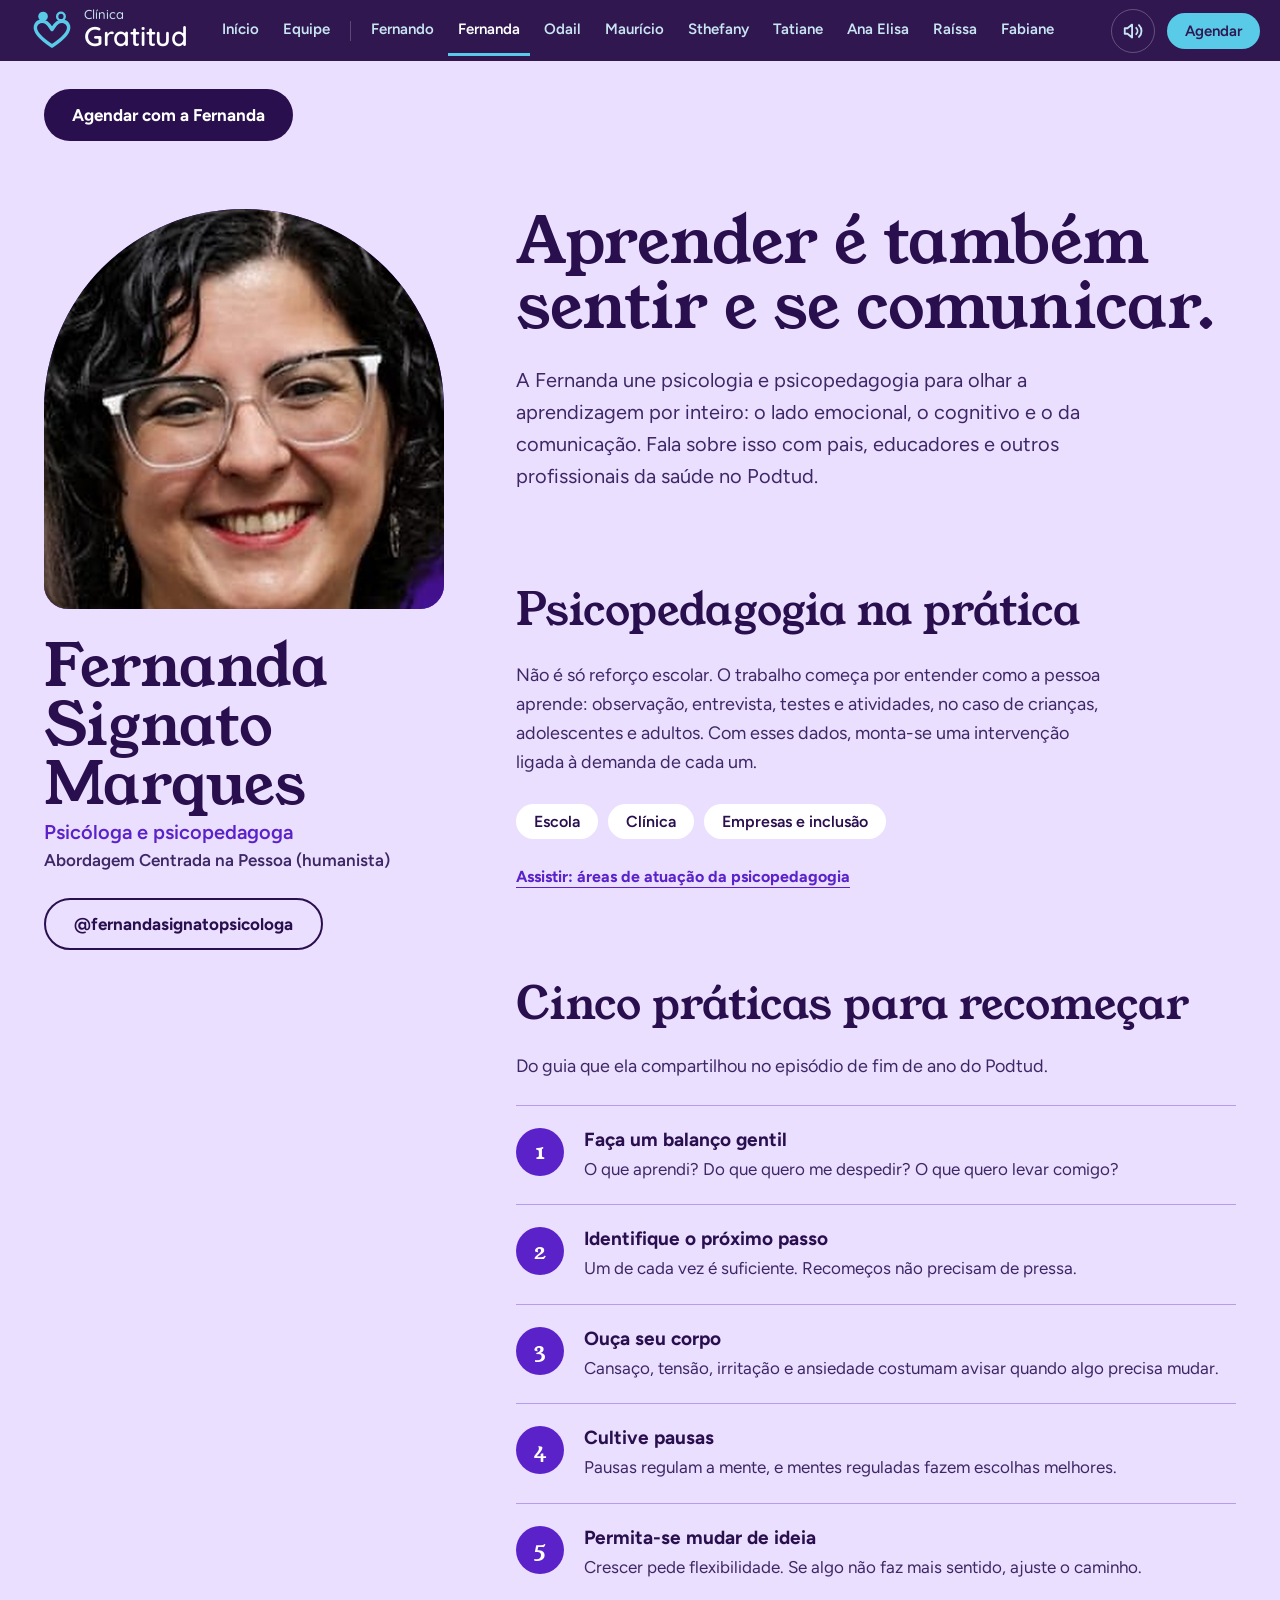
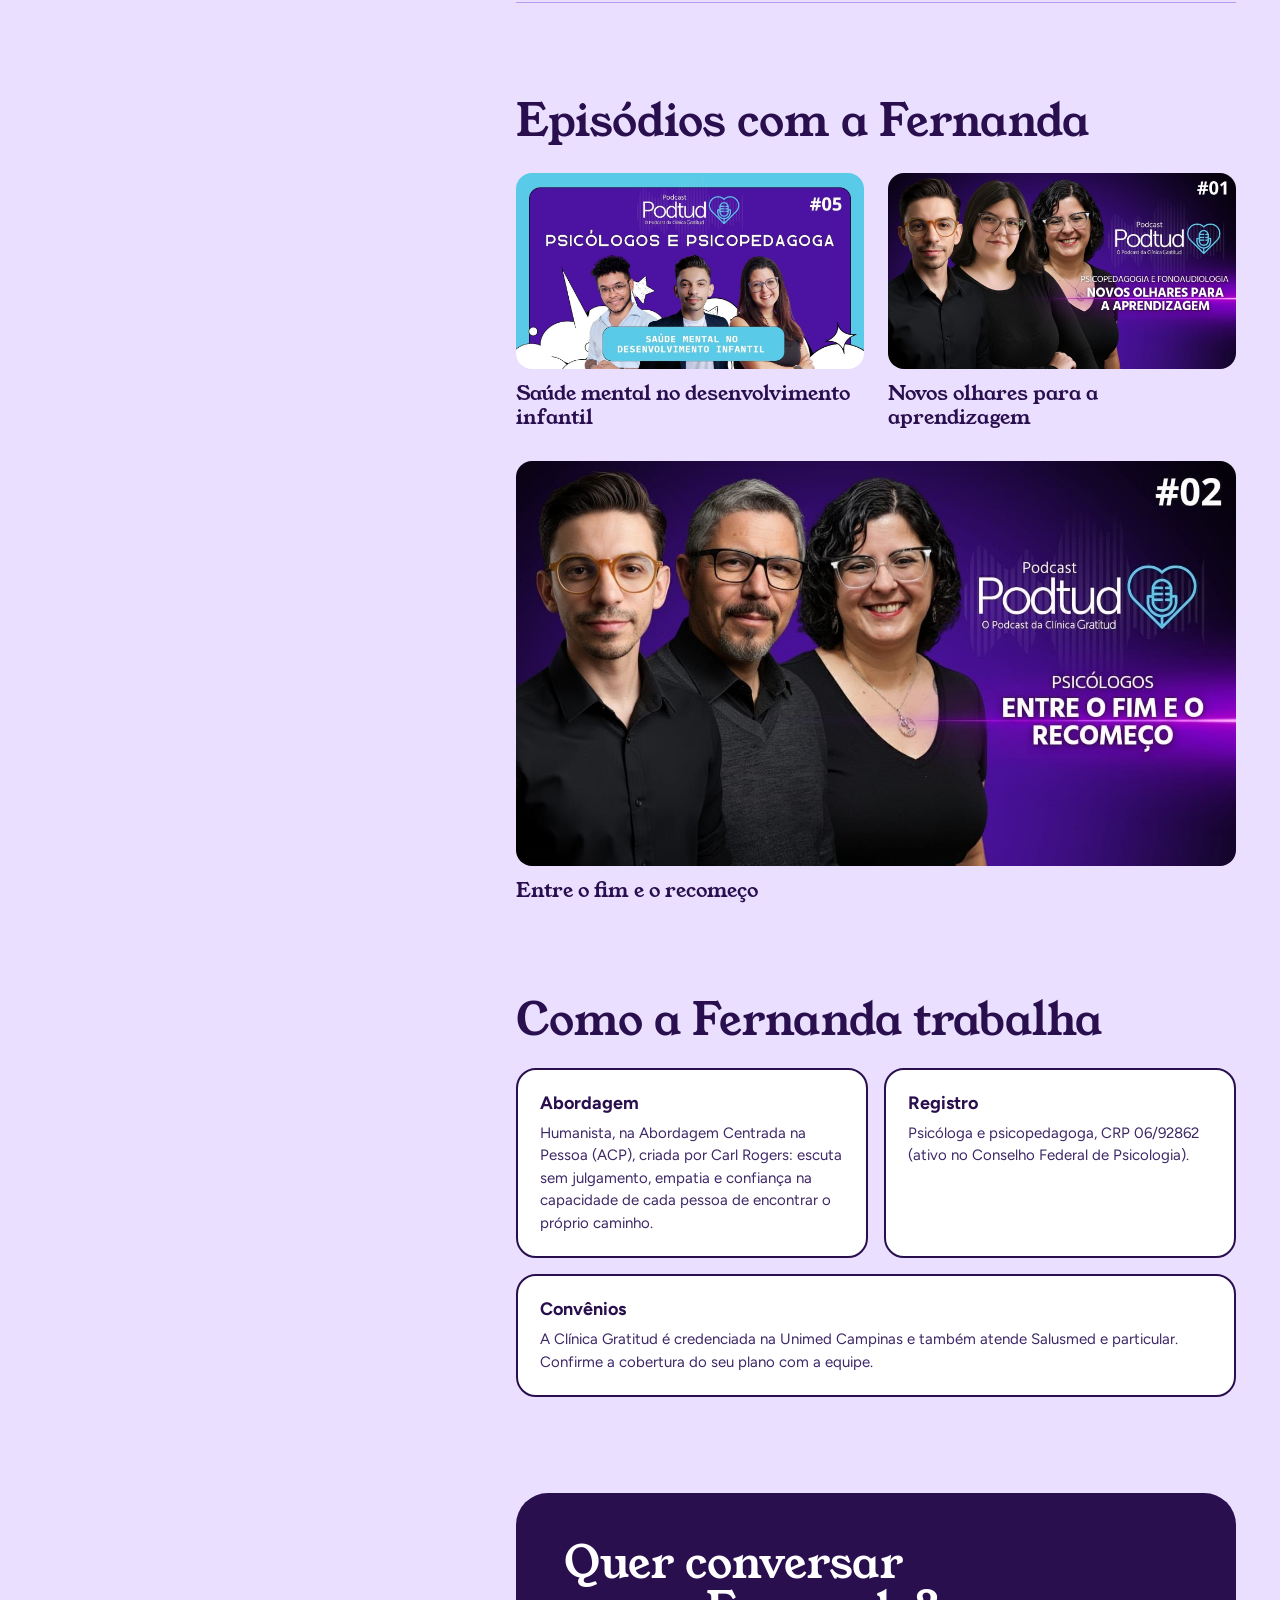
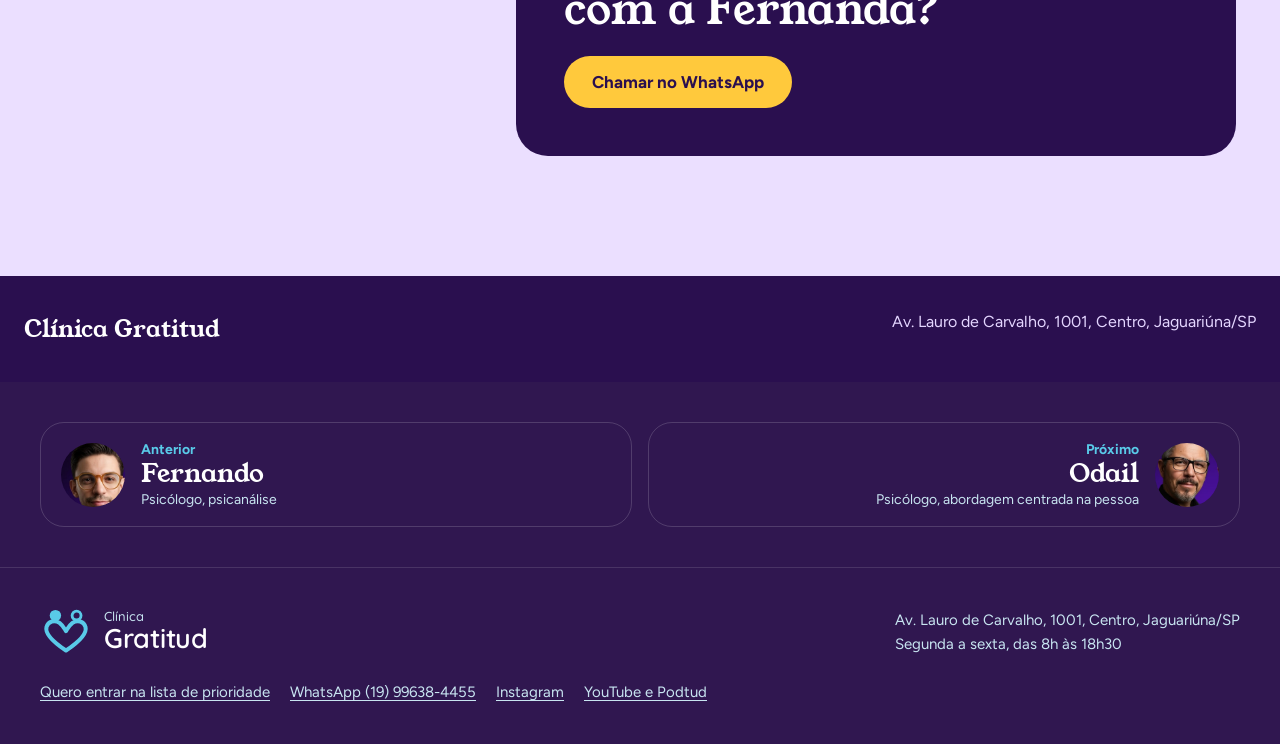
<file: fernanda.html>
<!doctype html>
<html lang="pt-BR">
<head>
<meta charset="utf-8">
<meta name="viewport" content="width=device-width, initial-scale=1">
<meta name="robots" content="noindex, nofollow">
<title>Clínica Gratitud, Fernanda</title>
<link rel="preconnect" href="https://fonts.googleapis.com">
<link href="https://fonts.googleapis.com/css2?family=Figtree:wght@400;600;700&family=Young+Serif&display=swap" rel="stylesheet">
<style>
body{margin:0;font-family:'Figtree',system-ui,sans-serif;color:#2A0F4F;background:#EBDFFF}
a{color:inherit}
a:focus-visible{outline:3px solid #5A22C8;outline-offset:4px}
.display{font-family:'Young Serif',Georgia,serif;font-weight:400}
.pill{display:inline-flex;align-items:center;gap:10px;min-height:52px;padding:0 28px;border-radius:999px;font-weight:700;font-size:17px;text-decoration:none;box-sizing:border-box;transition:background .2s,color .2s}
.pill-grape{background:#2A0F4F;color:#FFFFFF}.pill-grape:hover{background:#5A22C8}
.pill-line{border:2px solid #2A0F4F;color:#2A0F4F}.pill-line:hover{background:#2A0F4F;color:#FFFFFF}
@media (min-width:900px){.side{position:sticky;top:24px}}
.ep{flex:1 1 240px;display:flex;flex-direction:column;gap:12px;text-decoration:none;color:#2A0F4F}
.ep .th{width:100%;aspect-ratio:16/9;border-radius:16px;background:#D9C8FF;overflow:hidden}
.ep .th img{width:100%;height:100%;object-fit:cover;display:block;transition:transform .35s}
.ep:hover .th img{transform:scale(1.04)}
.ep .t{font-family:'Young Serif',Georgia,serif;font-size:20px;line-height:1.2}
.ep:hover .t{color:#5A22C8}
.step{display:flex;gap:20px;align-items:flex-start;padding:22px 0;border-top:1px solid #B79BEF}
.step:last-child{border-bottom:1px solid #B79BEF}
.num{flex:none;width:48px;height:48px;border-radius:50%;background:#5A22C8;color:#FFFFFF;display:flex;align-items:center;justify-content:center;font-family:'Young Serif',Georgia,serif;font-size:22px}
.todo{flex:1 1 240px;border:2px dashed #2A0F4F;border-radius:20px;padding:22px;box-sizing:border-box;display:flex;flex-direction:column;gap:8px;background:rgba(255,255,255,0.5)}
.todo b{font-size:18px}
.todo span{font-size:15px;line-height:1.5;color:#3D2766}
.todo.feito{border-style:solid;background:#FFFFFF}
@media (prefers-reduced-motion: reduce){.ep .th img{transition:none}}
</style>
<!--nav:meta--><meta name="description" content="Fernanda, Psicóloga e psicopedagoga na Clínica Gratitud."><link rel="icon" href="favicon.svg" type="image/svg+xml"><!--/nav:meta-->
</head>
<body>
<!--nav:menu--><link href="https://fonts.googleapis.com/css2?family=Quicksand:wght@500;600&display=swap" rel="stylesheet"><style>@view-transition{navigation:auto}::view-transition-old(root){animation:vt-out .28s ease both}::view-transition-new(root){animation:vt-in .42s cubic-bezier(.2,.8,.2,1) both}::view-transition-group(*){animation-duration:.5s;animation-timing-function:cubic-bezier(.2,.8,.2,1)}@keyframes vt-out{to{opacity:0;transform:translateY(-10px)}}@keyframes vt-in{from{opacity:0;transform:translateY(14px)}}@media (prefers-reduced-motion: reduce){::view-transition-group(*),::view-transition-old(root),::view-transition-new(root){animation:none}}img[src="fotos/fernando2.jpg"]{view-transition-name:foto-fernando}img[src="fotos/fernanda.jpg"]{view-transition-name:foto-fernanda}img[src="fotos/odail.jpg"]{view-transition-name:foto-odail}img[src="fotos/mauricio.jpg"]{view-transition-name:foto-mauricio}img[src="fotos/sthefany.jpg"]{view-transition-name:foto-sthefany}img[src="fotos/tatiane.jpg"]{view-transition-name:foto-tatiane}img[src="fotos/raissa.jpg"]{view-transition-name:foto-raissa}img[src="fotos/fabiane2.jpg"]{view-transition-name:foto-fabiane}.gnav{position:sticky;top:0;z-index:50;background:#301750;font:600 15px 'Figtree',system-ui,sans-serif;view-transition-name:menu}.gnav-in{max-width:1240px;margin:0 auto;padding:0 16px;display:flex;align-items:center;gap:4px;overflow-x:auto;white-space:nowrap;scrollbar-width:none}.gnav-in::-webkit-scrollbar{display:none}.gnav a{color:#C8E5F1;text-decoration:none;padding:15px 10px;display:inline-flex;align-items:center;gap:8px;border-bottom:3px solid transparent}.gnav a:hover{color:#FFFFFF}.gnav a[aria-current=page]{color:#FFFFFF;border-bottom-color:#59CAE8}.gnav .marca{color:#FFFFFF;margin-right:10px;gap:10px;padding:8px 10px}.gnav .marca svg{width:44px;height:39px;flex:none}.mw{display:flex;flex-direction:column;line-height:1;font-family:'Quicksand',system-ui,sans-serif}.mw small{font-size:13px;font-weight:500;color:#C8E5F1;margin-bottom:2px}.mw b{font-size:27px;font-weight:600;letter-spacing:-.01em}.gnav .sep{width:1px;height:20px;background:rgba(255,255,255,.22);flex:none;margin:0 6px}.gnav .cta{margin-left:auto;background:#59CAE8;color:#301750;border-radius:999px;padding:9px 18px;border:0}.gnav .cta:hover{background:#FFFFFF;color:#000}.gnav a:focus-visible,.corr a:focus-visible,.rod a:focus-visible{outline:3px solid #59CAE8;outline-offset:-3px}.gnav .cta:focus-visible{outline-color:#FFFFFF;outline-offset:2px}.som{margin-left:auto;width:44px;height:44px;border-radius:50%;border:1px solid rgba(255,255,255,.25);background:transparent;color:#C8E5F1;display:inline-flex;align-items:center;justify-content:center;cursor:pointer;flex:none}.som:hover{color:#FFFFFF;border-color:#59CAE8}.som:focus-visible{outline:3px solid #FFFFFF;outline-offset:2px}.som[data-on='0'] .onda{display:none}.som[data-on='1'] .x{display:none}.som+.cta{margin-left:8px}html{scroll-padding-top:64px}.skip{position:absolute;left:-9999px;top:8px;z-index:100;background:#FFFFFF;color:#301750;padding:10px 16px;border-radius:8px;font:700 15px system-ui,sans-serif}.skip:focus{left:16px}@media (max-width:640px){.gnav-in{flex-wrap:wrap;overflow:visible;white-space:normal;padding:4px 12px}.gnav a{padding:10px 8px}.gnav .marca{width:100%}.gnav .sep{display:none}.gnav .cta{margin:6px 0 8px}}header>a[href='index.html']:first-child{display:none!important}header:has(>a[href='index.html']:first-child){justify-content:flex-end}</style><a class="skip" href="#conteudo">Pular para o conteúdo</a><nav class="gnav" aria-label="Páginas do site"><div class="gnav-in"><a class="marca" href="index.html" aria-label="Clínica Gratitud, página inicial"><svg viewBox="0 0 64 56" aria-hidden="true" width="26" height="23" fill="none" stroke="#59CAE8" stroke-width="5" stroke-linecap="round" stroke-linejoin="round"><circle cx="19" cy="9" r="7" fill="#59CAE8" stroke="none"/><circle cx="45" cy="9" r="5.5" stroke-width="3.5"/><path d="M32 52C14 40 6 31 8 23c2-7 10-9 16-5 4 3 6 7 8 10 2-3 4-7 8-10 6-4 14-2 16 5 2 8-6 17-24 29z"/></svg><span class="mw"><small>Clínica</small> <b>Gratitud</b></span></a><a href="index.html">Início</a><a href="equipe.html">Equipe</a><span class="sep" aria-hidden="true"></span><a href="fernando.html">Fernando</a><a href="fernanda.html" aria-current="page">Fernanda</a><a href="odail.html">Odail</a><a href="mauricio.html">Maurício</a><a href="sthefany.html">Sthefany</a><a href="tatiane.html">Tatiane</a><a href="ana-elisa.html">Ana Elisa</a><a href="raissa.html">Raíssa</a><a href="fabiane.html">Fabiane</a><button class="som" type="button" aria-pressed="true" aria-label="Desligar som ambiente"><svg viewBox="0 0 24 24" width="22" height="22" fill="none" stroke="currentColor" stroke-width="2" stroke-linecap="round" stroke-linejoin="round" aria-hidden="true"><path d="M11 5 6 9H3v6h3l5 4z"/><path class="onda" d="M15.5 8.5a5 5 0 0 1 0 7M18.5 5.5a9 9 0 0 1 0 13"/><path class="x" d="m16 9 6 6m0-6-6 6"/></svg></button><a class="cta" href="https://wa.me/5519996384455?text=Ol%C3%A1!%20Gostaria%20de%20agendar%20um%20hor%C3%A1rio." target="_blank" rel="noopener">Agendar</a></div></nav><!--/nav:menu-->



<div style="width:100%;box-sizing:border-box">
<div style="max-width:1240px;margin:0 auto;padding:0 24px;box-sizing:border-box">

<header style="display:flex;flex-wrap:wrap;align-items:center;justify-content:space-between;gap:16px 32px;padding:28px 0">
<a href="index.html" style="display:flex;align-items:center;gap:12px;text-decoration:none;color:#2A0F4F">
<span style="width:26px;height:34px;background:#5A22C8;border-radius:999px 999px 0 0;display:block" aria-hidden="true"></span>
<span class="display" style="font-size:28px;line-height:1">Gratitud</span>
</a>
<a class="pill pill-grape" href="https://wa.me/5519996384455?text=Ol%C3%A1!%20Gostaria%20de%20agendar%20com%20a%20Fernanda." target="_blank" rel="noopener">Agendar com a Fernanda</a>
</header>

<div id="topo" style="display:flex;flex-wrap:wrap;align-items:flex-start;gap:56px 72px;padding:40px 0 120px">

<!-- Coluna da pessoa -->
<aside class="side" style="flex:0 1 400px;width:100%;display:flex;flex-direction:column;gap:28px">
<div style="width:100%;aspect-ratio:1;background:#5A22C8;border-radius:50% 50% 24px 24px;overflow:hidden">
<img src="fotos/fernanda.jpg" alt="Fernanda Signato Marques, psicóloga e psicopedagoga" style="width:100%;height:100%;object-fit:cover;object-position:center 20%;display:block">
</div>
<div style="display:flex;flex-direction:column;gap:6px">
<h1 class="display" style="margin:0;font-size:clamp(40px,4.6vw,60px);line-height:1;color:#2A0F4F">Fernanda Signato Marques</h1>
<span style="font-size:20px;font-weight:600;color:#5A22C8">Psicóloga e psicopedagoga</span>
<span style="font-size:17px;font-weight:600;color:#3D2766">Abordagem Centrada na Pessoa (humanista)</span>
</div>
<a class="pill pill-line" href="https://www.instagram.com/fernandasignatopsicologa" target="_blank" rel="noopener" style="align-self:flex-start">@fernandasignatopsicologa</a>
</aside>

<!-- Coluna de conteúdo -->
<main id="conteudo" style="flex:1.6 1 460px;min-width:0;display:flex;flex-direction:column;gap:96px">

<div style="display:flex;flex-direction:column;gap:24px">
<h2 class="display" style="margin:0;font-size:clamp(36px,5vw,68px);line-height:1.02;color:#2A0F4F">Aprender é também sentir e se comunicar.</h2>
<p style="margin:0;font-size:20px;line-height:1.6;color:#3D2766;max-width:600px">A Fernanda une psicologia e psicopedagogia para olhar a aprendizagem por inteiro: o lado emocional, o cognitivo e o da comunicação. Fala sobre isso com pais, educadores e outros profissionais da saúde no Podtud.</p>
</div>

<section style="display:flex;flex-direction:column;gap:28px">
<h2 class="display" style="margin:0;font-size:clamp(28px,3.4vw,44px);line-height:1.05">Psicopedagogia na prática</h2>
<p style="margin:0;font-size:18px;line-height:1.6;color:#3D2766;max-width:600px">Não é só reforço escolar. O trabalho começa por entender como a pessoa aprende: observação, entrevista, testes e atividades, no caso de crianças, adolescentes e adultos. Com esses dados, monta-se uma intervenção ligada à demanda de cada um.</p>
<div style="display:flex;flex-wrap:wrap;gap:10px">
<span style="background:#FFFFFF;border-radius:999px;padding:8px 18px;font-weight:600;font-size:16px">Escola</span>
<span style="background:#FFFFFF;border-radius:999px;padding:8px 18px;font-weight:600;font-size:16px">Clínica</span>
<span style="background:#FFFFFF;border-radius:999px;padding:8px 18px;font-weight:600;font-size:16px">Empresas e inclusão</span>
</div>
<a href="https://www.youtube.com/watch?v=M0uybKPKS_E" target="_blank" rel="noopener" style="font-weight:700;color:#5A22C8;text-decoration:underline;text-underline-offset:5px;align-self:flex-start">Assistir: áreas de atuação da psicopedagogia</a>
</section>

<section style="display:flex;flex-direction:column;gap:24px">
<h2 class="display" style="margin:0;font-size:clamp(28px,3.4vw,44px);line-height:1.05">Cinco práticas para recomeçar</h2>
<p style="margin:0;font-size:18px;line-height:1.6;color:#3D2766;max-width:600px">Do guia que ela compartilhou no episódio de fim de ano do Podtud.</p>
<div>
<div class="step"><span class="num" aria-hidden="true">1</span><div><b style="font-size:19px">Faça um balanço gentil</b><p style="margin:6px 0 0;font-size:17px;line-height:1.5;color:#3D2766">O que aprendi? Do que quero me despedir? O que quero levar comigo?</p></div></div>
<div class="step"><span class="num" aria-hidden="true">2</span><div><b style="font-size:19px">Identifique o próximo passo</b><p style="margin:6px 0 0;font-size:17px;line-height:1.5;color:#3D2766">Um de cada vez é suficiente. Recomeços não precisam de pressa.</p></div></div>
<div class="step"><span class="num" aria-hidden="true">3</span><div><b style="font-size:19px">Ouça seu corpo</b><p style="margin:6px 0 0;font-size:17px;line-height:1.5;color:#3D2766">Cansaço, tensão, irritação e ansiedade costumam avisar quando algo precisa mudar.</p></div></div>
<div class="step"><span class="num" aria-hidden="true">4</span><div><b style="font-size:19px">Cultive pausas</b><p style="margin:6px 0 0;font-size:17px;line-height:1.5;color:#3D2766">Pausas regulam a mente, e mentes reguladas fazem escolhas melhores.</p></div></div>
<div class="step"><span class="num" aria-hidden="true">5</span><div><b style="font-size:19px">Permita-se mudar de ideia</b><p style="margin:6px 0 0;font-size:17px;line-height:1.5;color:#3D2766">Crescer pede flexibilidade. Se algo não faz mais sentido, ajuste o caminho.</p></div></div>
</div>
</section>

<section style="display:flex;flex-direction:column;gap:28px">
<h2 class="display" style="margin:0;font-size:clamp(28px,3.4vw,44px);line-height:1.05">Episódios com a Fernanda</h2>
<div style="display:flex;flex-wrap:wrap;gap:32px 24px">
<a class="ep" href="https://www.youtube.com/watch?v=VZ3aTpJfYBs" target="_blank" rel="noopener">
<div class="th"><img src="capas/ep_VZ3aTpJfYBs.jpg" alt="" loading="lazy"></div>
<span class="t">Saúde mental no desenvolvimento infantil</span>
</a>
<a class="ep" href="https://www.youtube.com/watch?v=gaOH_AL_jcY" target="_blank" rel="noopener">
<div class="th"><img src="capas/ep_gaOH_AL_jcY.jpg" alt="" loading="lazy"></div>
<span class="t">Novos olhares para a aprendizagem</span>
</a>
<a class="ep" href="https://www.youtube.com/watch?v=cUrNZci9TfM" target="_blank" rel="noopener">
<div class="th"><img src="capas/ep_cUrNZci9TfM.jpg" alt="" loading="lazy"></div>
<span class="t">Entre o fim e o recomeço</span>
</a>
</div>
</section>

<section style="display:flex;flex-direction:column;gap:24px">
<h2 class="display" style="margin:0;font-size:clamp(28px,3.4vw,44px);line-height:1.05">Como a Fernanda trabalha</h2>
<div style="display:flex;flex-wrap:wrap;gap:16px">
<div class="todo feito"><b>Abordagem</b><span>Humanista, na Abordagem Centrada na Pessoa (ACP), criada por Carl Rogers: escuta sem julgamento, empatia e confiança na capacidade de cada pessoa de encontrar o próprio caminho.</span></div>
<div class="todo feito"><b>Registro</b><span>Psicóloga e psicopedagoga, CRP 06/92862 (ativo no Conselho Federal de Psicologia).</span></div>
<div class="todo feito"><b>Convênios</b><span>A Clínica Gratitud é credenciada na Unimed Campinas e também atende Salusmed e particular. Confirme a cobertura do seu plano com a equipe.</span></div>
</div>
</section>

<section style="background:#2A0F4F;border-radius:32px;padding:48px;display:flex;flex-wrap:wrap;align-items:center;justify-content:space-between;gap:24px 32px" class="dark">
<span class="display" style="font-size:clamp(28px,3.4vw,44px);line-height:1.05;color:#FFFFFF;max-width:420px">Quer conversar com a Fernanda?</span>
<a class="pill" href="https://wa.me/5519996384455?text=Ol%C3%A1!%20Gostaria%20de%20agendar%20com%20a%20Fernanda." target="_blank" rel="noopener" style="background:#FFC93C;color:#2A0F4F">Chamar no WhatsApp</a>
</section>

</main>
</div>
</div>

<div style="background:#2A0F4F;color:#E4D6FF;padding:36px 24px;box-sizing:border-box">
<div style="max-width:1240px;margin:0 auto;display:flex;flex-wrap:wrap;justify-content:space-between;gap:10px 24px;font-size:16px">
<span class="display" style="font-size:24px;color:#FFFFFF">Clínica Gratitud</span>
<span>Av. Lauro de Carvalho, 1001, Centro, Jaguariúna/SP</span>
</div>
</div>

</div>

<!--nav:corredor--><style>.corr{background:#301750;padding:40px 16px}.corr-in{max-width:1200px;margin:0 auto;display:grid;grid-template-columns:1fr 1fr;gap:16px}.corr a{display:flex;align-items:center;gap:16px;text-decoration:none;color:#C8E5F1;padding:18px 20px;border-radius:24px;border:1px solid rgba(255,255,255,.16);transition:background .25s,border-color .25s}.corr a:hover{background:rgba(255,255,255,.06);border-color:#59CAE8}.corr small{font-size:14px;color:#59CAE8;font-weight:700}.corr b{font-family:'Young Serif',Georgia,serif;font-weight:400;font-size:26px;color:#FFFFFF;line-height:1.1}.corr span span{font-size:14px}@media (max-width:640px){.corr-in{grid-template-columns:1fr}.corr span span{display:none}}</style><nav class="corr" aria-label="Outros profissionais"><div class="corr-in"><a href="fernando.html" rel="prev" style="justify-content:flex-start"><img src="fotos/fernando2.jpg" alt="" width="64" height="64" loading="lazy" style="width:64px;height:64px;border-radius:50%;object-fit:cover;object-position:center 20%;flex:none"><span style="display:flex;flex-direction:column;gap:2px;text-align:left"><small>Anterior</small><b>Fernando</b><span>Psicólogo, psicanálise</span></span></a><a href="odail.html" rel="next" style="justify-content:flex-end"><span style="display:flex;flex-direction:column;gap:2px;text-align:right"><small>Próximo</small><b>Odail</b><span>Psicólogo, abordagem centrada na pessoa</span></span><img src="fotos/odail.jpg" alt="" width="64" height="64" loading="lazy" style="width:64px;height:64px;border-radius:50%;object-fit:cover;object-position:center 20%;flex:none"></a></div></nav><script>addEventListener("keydown",function(e){var a=document.activeElement;if(e.altKey||e.ctrlKey||e.metaKey||e.shiftKey||e.defaultPrevented||/INPUT|TEXTAREA|SELECT/.test(a.tagName)||a.isContentEditable||a.closest("[data-car],.strip,button,[role=slider],video"))return;var r=e.key==="ArrowRight"?"next":e.key==="ArrowLeft"?"prev":null;if(!r)return;var a=document.querySelector('.corr a[rel="'+r+'"]');if(a)location.href=a.href;});</script><!--/nav:corredor-->
<!--nav:rodape--><style>.rod{background:#301750;color:#C8E5F1;border-top:1px solid rgba(255,255,255,.12);font:400 15px/1.6 'Figtree',system-ui,sans-serif}.rod-in{max-width:1200px;margin:0 auto;padding:40px 16px;display:flex;flex-wrap:wrap;gap:24px 48px;align-items:flex-start;justify-content:space-between}.rod a{color:#C8E5F1;text-decoration:underline;text-underline-offset:3px}.rod a:hover{color:#FFFFFF}.rod .lk{display:flex;flex-wrap:wrap;gap:8px 20px}.rod-marca svg{width:52px;height:46px}</style><footer class="rod"><div class="rod-in"><div class="rod-marca" style="display:flex;align-items:center;gap:12px;color:#FFFFFF"><svg viewBox="0 0 64 56" aria-hidden="true" width="26" height="23" fill="none" stroke="#59CAE8" stroke-width="5" stroke-linecap="round" stroke-linejoin="round"><circle cx="19" cy="9" r="7" fill="#59CAE8" stroke="none"/><circle cx="45" cy="9" r="5.5" stroke-width="3.5"/><path d="M32 52C14 40 6 31 8 23c2-7 10-9 16-5 4 3 6 7 8 10 2-3 4-7 8-10 6-4 14-2 16 5 2 8-6 17-24 29z"/></svg><span class="mw"><small>Clínica</small> <b>Gratitud</b></span></div><div><div>Av. Lauro de Carvalho, 1001, Centro, Jaguariúna/SP</div><div>Segunda a sexta, das 8h às 18h30</div></div><div class="lk"><a href="https://wa.me/5519996384455?text=Ol%C3%A1!%20Quero%20entrar%20na%20lista%20de%20prioridade%20da%20agenda%20da%20Cl%C3%ADnica%20Gratitud." target="_blank" rel="noopener">Quero entrar na lista de prioridade</a><a href="https://wa.me/5519996384455" target="_blank" rel="noopener">WhatsApp (19) 99638-4455</a><a href="https://www.instagram.com/clinica.gratitud/" target="_blank" rel="noopener">Instagram</a><a href="https://www.youtube.com/@clinicagratitud" target="_blank" rel="noopener">YouTube e Podtud</a></div></div></footer><!--/nav:rodape-->
<!--nav:som--><script>window.SOM_TEMA={"vol": 0.08, "corte": 1100, "drone": "C2", "pad": {"onda": "sawtooth", "dur": 12, "acordes": [["C3", "G3", "E4"], ["A2", "E3", "C4"], ["F2", "C3", "A3"], ["G2", "D3", "B3"]]}, "notas": {"onda": "sine", "lista": ["E5", "G5", "C5", "D5"], "passo": 2600, "dens": 0.35, "decai": 4}};</script><script src="som.js" defer></script><!--/nav:som-->
</body>
</html>
</file>
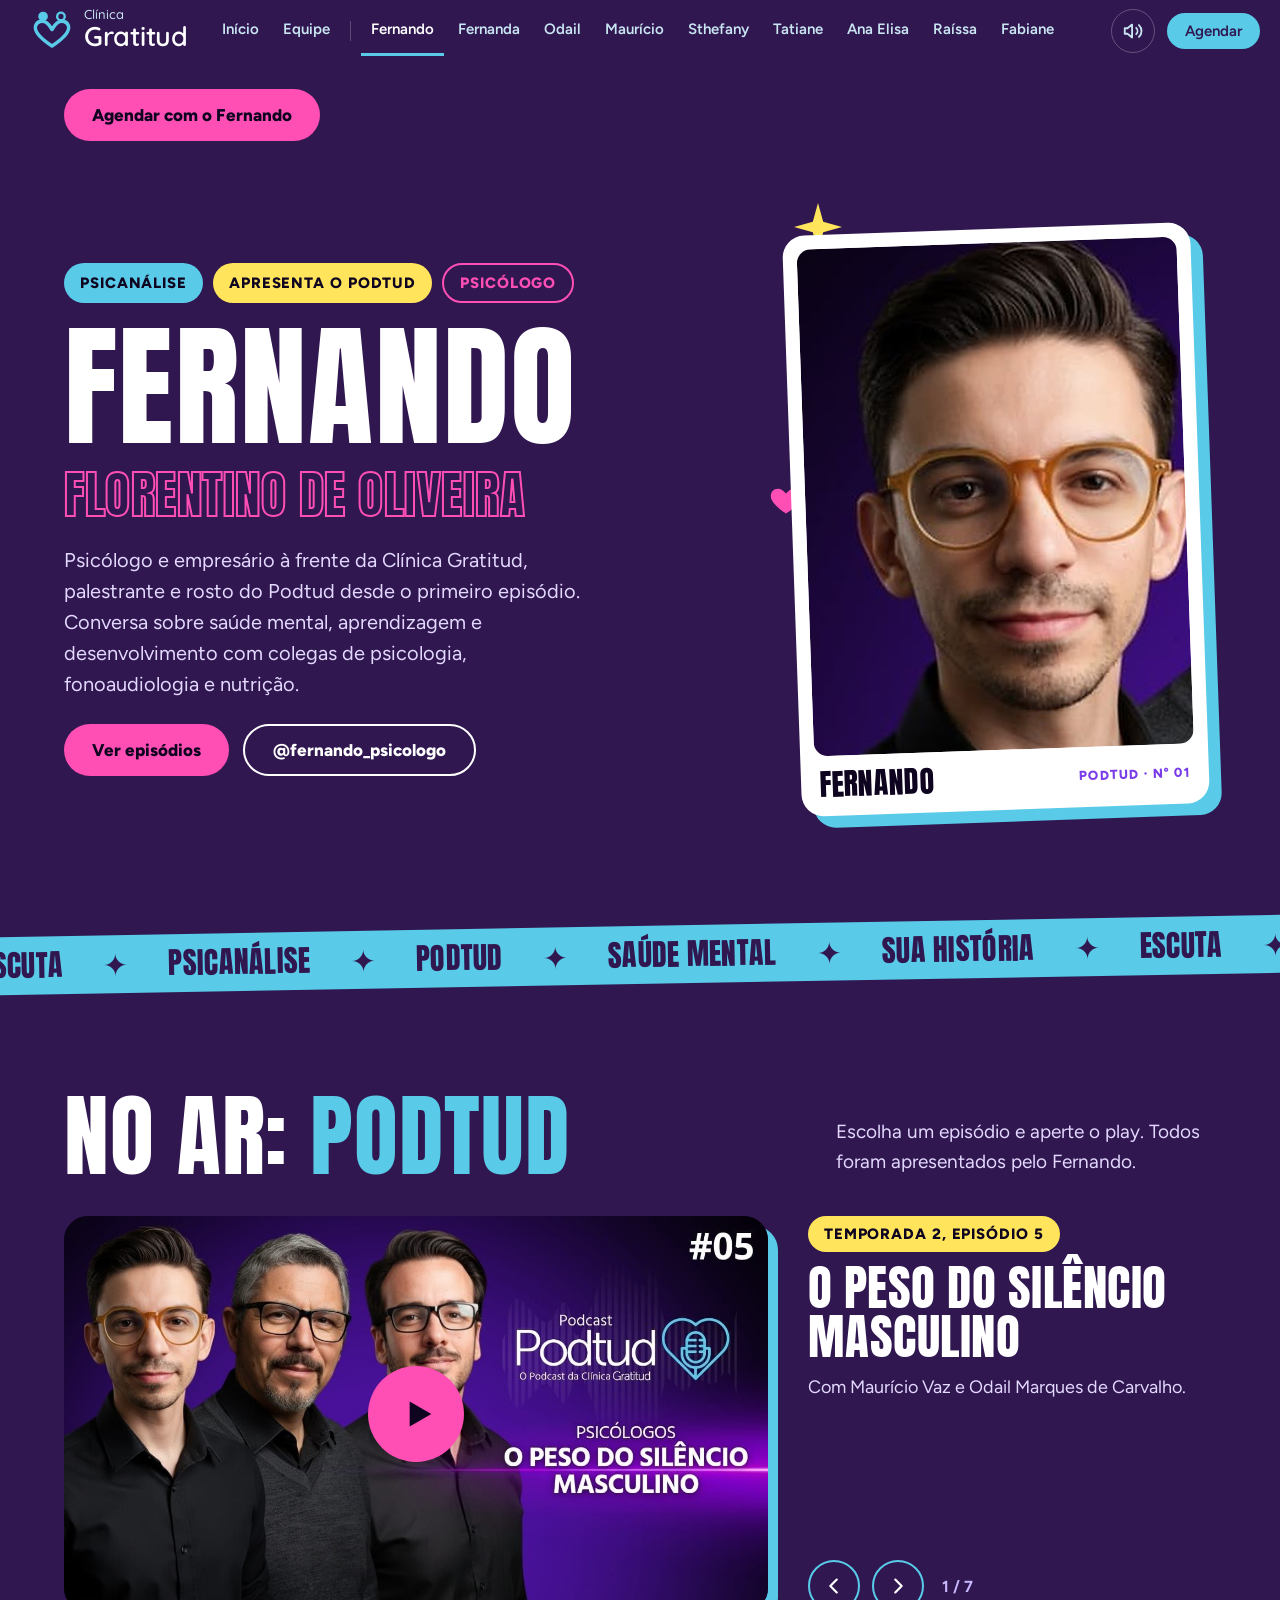
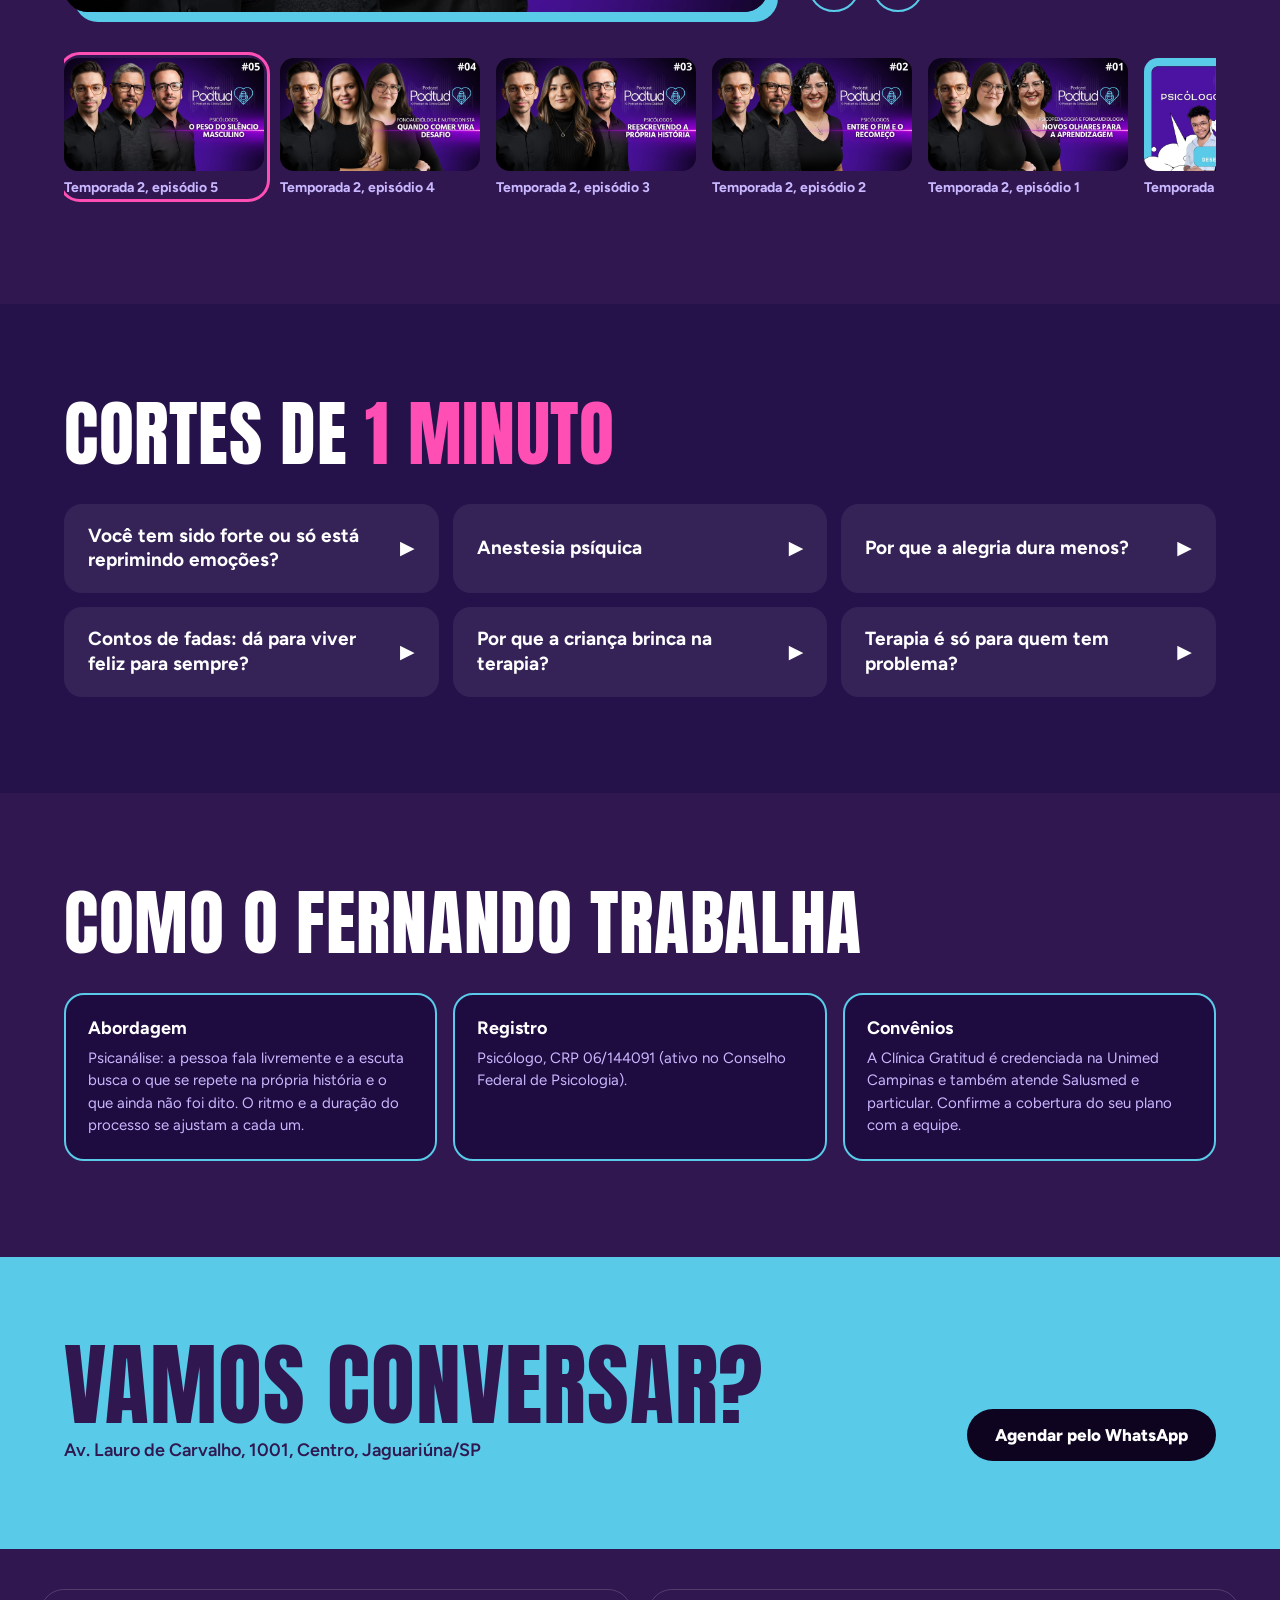
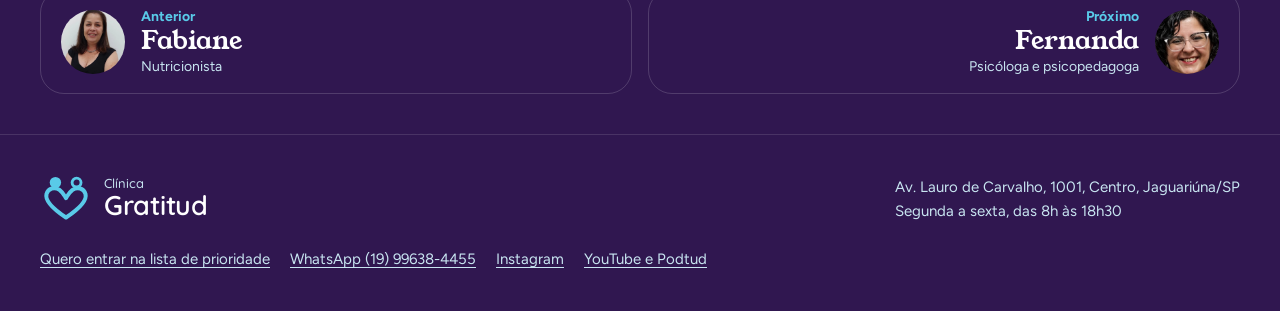
<file: fernando.html>
<!doctype html>
<html lang="pt-BR">
<head>
<meta charset="utf-8">
<meta name="viewport" content="width=device-width, initial-scale=1">
<meta name="robots" content="noindex, nofollow">
<title>Clínica Gratitud, Fernando</title>
<link rel="preconnect" href="https://fonts.googleapis.com">
<link href="https://fonts.googleapis.com/css2?family=Anton&family=Figtree:wght@400;600;700;800&family=Young+Serif&display=swap" rel="stylesheet">
<style>
body{margin:0;font-family:'Figtree',system-ui,sans-serif;color:#FFFFFF;background:#301750}
a{color:inherit}
a:focus-visible,button:focus-visible{outline:3px solid #59CAE8;outline-offset:4px}
.big{font-family:'Anton',Impact,sans-serif;font-weight:400;text-transform:uppercase;letter-spacing:0.01em}
.pill{display:inline-flex;align-items:center;gap:10px;min-height:52px;padding:0 28px;border-radius:999px;font-weight:800;font-size:17px;text-decoration:none;box-sizing:border-box;transition:background .2s,color .2s,transform .2s}
.pill-pink{background:#FF4FB4;color:#0E0420}.pill-pink:hover{background:#FFFFFF;transform:translateY(-2px)}
.pill-line{border:2px solid #FFFFFF;color:#FFFFFF}.pill-line:hover{background:#FFFFFF;color:#0E0420}
.stk{display:inline-flex;align-items:center;gap:8px;font-weight:800;font-size:15px;letter-spacing:0.06em;text-transform:uppercase;padding:9px 16px;border-radius:999px}
.card{position:relative;width:100%;max-width:380px;margin:0 auto;padding:14px 14px 0;background:#FFFFFF;border-radius:22px;transform:rotate(-2deg);box-shadow:12px 12px 0 #59CAE8;transition:transform .35s}
.card:hover{transform:rotate(0deg) translateY(-6px)}
.card img{width:100%;aspect-ratio:3/4;object-fit:cover;border-radius:14px;display:block}
.spark{position:absolute;animation:tw 2.6s ease-in-out infinite}
@keyframes tw{0%,100%{transform:scale(1) rotate(0)}50%{transform:scale(1.25) rotate(20deg)}}
.tick{display:flex;width:max-content;gap:40px;animation:run 26s linear infinite}
.tick:hover{animation-play-state:paused}
@keyframes run{to{transform:translateX(-50%)}}
.feat{display:block;text-decoration:none}
.play{position:absolute;left:50%;top:50%;width:96px;height:96px;margin:-48px 0 0 -48px;border-radius:50%;background:#FF4FB4;display:flex;align-items:center;justify-content:center;transition:transform .2s}
.feat:hover .play{transform:scale(1.1)}
.nav{width:52px;height:52px;border-radius:50%;border:2px solid #59CAE8;background:transparent;color:#FFFFFF;display:inline-flex;align-items:center;justify-content:center;cursor:pointer;transition:background .2s,color .2s}
.nav:hover{background:#59CAE8;color:#0E0420}
.strip{display:flex;gap:16px;overflow-x:auto;padding:6px 4px 12px;scroll-snap-type:x mandatory}
.thumb{flex:0 0 200px;scroll-snap-align:start;border:0;padding:0;background:transparent;border-radius:16px;cursor:pointer;display:flex;flex-direction:column;gap:8px;text-align:left;color:#C9B8FF;font:700 14px 'Figtree',system-ui,sans-serif;outline-offset:3px}
.thumb.on{outline:3px solid #FF4FB4}.thumb:focus-visible{outline:3px solid #FFFFFF;outline-offset:3px}
.thumb img{width:100%;aspect-ratio:16/9;object-fit:cover;border-radius:14px;display:block}
.cut{display:flex;align-items:center;justify-content:space-between;gap:16px;padding:20px 24px;border-radius:18px;background:rgba(255,255,255,.07);text-decoration:none;font-weight:700;font-size:19px;line-height:1.3;transition:background .2s,transform .2s}
.cut:hover{background:#FF4FB4;color:#0E0420;transform:translateY(-3px)}
.todo{flex:1 1 260px;border:2px dashed #6E58A8;border-radius:20px;padding:22px;box-sizing:border-box;display:flex;flex-direction:column;gap:8px}
.todo b{font-size:18px}
.todo span{font-size:15px;line-height:1.5;color:#C9B8FF}
.todo.feito{border:2px solid #59CAE8;background:#1E0B40}
@media (prefers-reduced-motion: reduce){.spark,.tick{animation:none}.card{transition:none}}
</style>
<!--nav:meta--><meta name="description" content="Fernando, Psicólogo, psicanálise na Clínica Gratitud."><link rel="icon" href="favicon.svg" type="image/svg+xml"><!--/nav:meta-->
</head>
<body>
<!--nav:menu--><link href="https://fonts.googleapis.com/css2?family=Quicksand:wght@500;600&display=swap" rel="stylesheet"><style>@view-transition{navigation:auto}::view-transition-old(root){animation:vt-out .28s ease both}::view-transition-new(root){animation:vt-in .42s cubic-bezier(.2,.8,.2,1) both}::view-transition-group(*){animation-duration:.5s;animation-timing-function:cubic-bezier(.2,.8,.2,1)}@keyframes vt-out{to{opacity:0;transform:translateY(-10px)}}@keyframes vt-in{from{opacity:0;transform:translateY(14px)}}@media (prefers-reduced-motion: reduce){::view-transition-group(*),::view-transition-old(root),::view-transition-new(root){animation:none}}img[src="fotos/fernando2.jpg"]{view-transition-name:foto-fernando}img[src="fotos/fernanda.jpg"]{view-transition-name:foto-fernanda}img[src="fotos/odail.jpg"]{view-transition-name:foto-odail}img[src="fotos/mauricio.jpg"]{view-transition-name:foto-mauricio}img[src="fotos/sthefany.jpg"]{view-transition-name:foto-sthefany}img[src="fotos/tatiane.jpg"]{view-transition-name:foto-tatiane}img[src="fotos/raissa.jpg"]{view-transition-name:foto-raissa}img[src="fotos/fabiane2.jpg"]{view-transition-name:foto-fabiane}.gnav{position:sticky;top:0;z-index:50;background:#301750;font:600 15px 'Figtree',system-ui,sans-serif;view-transition-name:menu}.gnav-in{max-width:1240px;margin:0 auto;padding:0 16px;display:flex;align-items:center;gap:4px;overflow-x:auto;white-space:nowrap;scrollbar-width:none}.gnav-in::-webkit-scrollbar{display:none}.gnav a{color:#C8E5F1;text-decoration:none;padding:15px 10px;display:inline-flex;align-items:center;gap:8px;border-bottom:3px solid transparent}.gnav a:hover{color:#FFFFFF}.gnav a[aria-current=page]{color:#FFFFFF;border-bottom-color:#59CAE8}.gnav .marca{color:#FFFFFF;margin-right:10px;gap:10px;padding:8px 10px}.gnav .marca svg{width:44px;height:39px;flex:none}.mw{display:flex;flex-direction:column;line-height:1;font-family:'Quicksand',system-ui,sans-serif}.mw small{font-size:13px;font-weight:500;color:#C8E5F1;margin-bottom:2px}.mw b{font-size:27px;font-weight:600;letter-spacing:-.01em}.gnav .sep{width:1px;height:20px;background:rgba(255,255,255,.22);flex:none;margin:0 6px}.gnav .cta{margin-left:auto;background:#59CAE8;color:#301750;border-radius:999px;padding:9px 18px;border:0}.gnav .cta:hover{background:#FFFFFF;color:#000}.gnav a:focus-visible,.corr a:focus-visible,.rod a:focus-visible{outline:3px solid #59CAE8;outline-offset:-3px}.gnav .cta:focus-visible{outline-color:#FFFFFF;outline-offset:2px}.som{margin-left:auto;width:44px;height:44px;border-radius:50%;border:1px solid rgba(255,255,255,.25);background:transparent;color:#C8E5F1;display:inline-flex;align-items:center;justify-content:center;cursor:pointer;flex:none}.som:hover{color:#FFFFFF;border-color:#59CAE8}.som:focus-visible{outline:3px solid #FFFFFF;outline-offset:2px}.som[data-on='0'] .onda{display:none}.som[data-on='1'] .x{display:none}.som+.cta{margin-left:8px}html{scroll-padding-top:64px}.skip{position:absolute;left:-9999px;top:8px;z-index:100;background:#FFFFFF;color:#301750;padding:10px 16px;border-radius:8px;font:700 15px system-ui,sans-serif}.skip:focus{left:16px}@media (max-width:640px){.gnav-in{flex-wrap:wrap;overflow:visible;white-space:normal;padding:4px 12px}.gnav a{padding:10px 8px}.gnav .marca{width:100%}.gnav .sep{display:none}.gnav .cta{margin:6px 0 8px}}header>a[href='index.html']:first-child{display:none!important}header:has(>a[href='index.html']:first-child){justify-content:flex-end}</style><a class="skip" href="#conteudo">Pular para o conteúdo</a><nav class="gnav" aria-label="Páginas do site"><div class="gnav-in"><a class="marca" href="index.html" aria-label="Clínica Gratitud, página inicial"><svg viewBox="0 0 64 56" aria-hidden="true" width="26" height="23" fill="none" stroke="#59CAE8" stroke-width="5" stroke-linecap="round" stroke-linejoin="round"><circle cx="19" cy="9" r="7" fill="#59CAE8" stroke="none"/><circle cx="45" cy="9" r="5.5" stroke-width="3.5"/><path d="M32 52C14 40 6 31 8 23c2-7 10-9 16-5 4 3 6 7 8 10 2-3 4-7 8-10 6-4 14-2 16 5 2 8-6 17-24 29z"/></svg><span class="mw"><small>Clínica</small> <b>Gratitud</b></span></a><a href="index.html">Início</a><a href="equipe.html">Equipe</a><span class="sep" aria-hidden="true"></span><a href="fernando.html" aria-current="page">Fernando</a><a href="fernanda.html">Fernanda</a><a href="odail.html">Odail</a><a href="mauricio.html">Maurício</a><a href="sthefany.html">Sthefany</a><a href="tatiane.html">Tatiane</a><a href="ana-elisa.html">Ana Elisa</a><a href="raissa.html">Raíssa</a><a href="fabiane.html">Fabiane</a><button class="som" type="button" aria-pressed="true" aria-label="Desligar som ambiente"><svg viewBox="0 0 24 24" width="22" height="22" fill="none" stroke="currentColor" stroke-width="2" stroke-linecap="round" stroke-linejoin="round" aria-hidden="true"><path d="M11 5 6 9H3v6h3l5 4z"/><path class="onda" d="M15.5 8.5a5 5 0 0 1 0 7M18.5 5.5a9 9 0 0 1 0 13"/><path class="x" d="m16 9 6 6m0-6-6 6"/></svg></button><a class="cta" href="https://wa.me/5519996384455?text=Ol%C3%A1!%20Gostaria%20de%20agendar%20um%20hor%C3%A1rio." target="_blank" rel="noopener">Agendar</a></div></nav><!--/nav:menu-->
<!--nav:main--><main id="conteudo"><!--/nav:main-->



<div style="width:100%;box-sizing:border-box;overflow:hidden">

<section id="topo">
<div style="max-width:1200px;margin:0 auto;padding:0 24px;box-sizing:border-box">
<header style="display:flex;flex-wrap:wrap;align-items:center;justify-content:space-between;gap:16px 32px;padding:28px 0">
<a href="index.html" style="display:flex;align-items:center;gap:12px;text-decoration:none">
<span style="width:26px;height:34px;background:#FF4FB4;border-radius:999px 999px 0 0;display:block" aria-hidden="true"></span>
<span style="font-family:'Young Serif',Georgia,serif;font-size:28px;line-height:1">Gratitud</span>
</a>
<a class="pill pill-pink" href="https://wa.me/5519996384455?text=Ol%C3%A1!%20Gostaria%20de%20agendar%20com%20o%20Fernando." target="_blank" rel="noopener">Agendar com o Fernando</a>
</header>

<div style="display:flex;flex-wrap:wrap;align-items:center;gap:56px 64px;padding:40px 0 96px">
<div style="flex:1.3 1 520px;min-width:0;display:flex;flex-direction:column;gap:24px">
<div style="display:flex;flex-wrap:wrap;gap:10px">
<span class="stk" style="background:#59CAE8;color:#0E0420">Psicanálise</span>
<span class="stk" style="background:#FFE45C;color:#0E0420">Apresenta o Podtud</span>
<span class="stk" style="border:2px solid #FF4FB4;color:#FF4FB4">Psicólogo</span>
</div>
<h1 class="big" style="margin:0;font-size:clamp(72px,10.5vw,156px);line-height:0.88;color:#FFFFFF">Fernando</h1>
<span class="big" style="font-size:clamp(28px,4vw,54px);line-height:1;color:transparent;-webkit-text-stroke:2px #FF4FB4">Florentino de Oliveira</span>
<p style="margin:0;font-size:20px;line-height:1.55;color:#E3D9FF;max-width:520px">Psicólogo e empresário à frente da Clínica Gratitud, palestrante e rosto do Podtud desde o primeiro episódio. Conversa sobre saúde mental, aprendizagem e desenvolvimento com colegas de psicologia, fonoaudiologia e nutrição.</p>
<div style="display:flex;flex-wrap:wrap;gap:14px">
<a class="pill pill-pink" href="#podtud">Ver episódios</a>
<a class="pill pill-line" href="https://www.instagram.com/fernando_psicologo" target="_blank" rel="noopener">@fernando_psicologo</a>
</div>
</div>

<div style="flex:1 1 320px;position:relative;padding:20px 10px">
<svg class="spark" aria-hidden="true" width="48" height="48" viewBox="0 0 24 24" fill="#FFE45C" style="top:-6px;left:4%"><path d="M12 0l2.6 9.4L24 12l-9.4 2.6L12 24l-2.6-9.4L0 12l9.4-2.6z"/></svg>
<svg class="spark" aria-hidden="true" width="30" height="30" viewBox="0 0 24 24" fill="#59CAE8" style="bottom:40px;right:2%;animation-delay:.8s"><path d="M12 0l2.6 9.4L24 12l-9.4 2.6L12 24l-2.6-9.4L0 12l9.4-2.6z"/></svg>
<svg class="spark" aria-hidden="true" width="36" height="36" viewBox="0 0 24 24" fill="#FF4FB4" style="top:44%;left:-2%;animation-delay:1.4s"><path d="M12 21s-7.5-4.6-9.6-9.2C.9 8.5 2.8 4.5 6.5 4.5c2.2 0 3.6 1.2 5.5 3.2 1.9-2 3.3-3.2 5.5-3.2 3.7 0 5.6 4 4.1 7.3C19.5 16.4 12 21 12 21z"/></svg>
<div class="card">
<img src="fotos/fernando2.jpg" alt="Fernando Florentino de Oliveira, psicólogo">
<div style="display:flex;align-items:center;justify-content:space-between;padding:14px 4px 16px;color:#0E0420">
<span class="big" style="font-size:30px;line-height:1">Fernando</span>
<span style="font-weight:800;font-size:13px;letter-spacing:0.1em;color:#7A3BE8">PODTUD · Nº 01</span>
</div>
</div>
</div>
</div>
</div>

<div style="background:#59CAE8;color:#301750;padding:14px 0;transform:rotate(-1deg);margin:0 -20px" aria-hidden="true">
<div class="tick big" style="font-size:30px;line-height:1">
<span>Escuta</span><span>✦</span><span>Psicanálise</span><span>✦</span><span>Podtud</span><span>✦</span><span>Saúde mental</span><span>✦</span><span>Sua história</span><span>✦</span>
<span>Escuta</span><span>✦</span><span>Psicanálise</span><span>✦</span><span>Podtud</span><span>✦</span><span>Saúde mental</span><span>✦</span><span>Sua história</span><span>✦</span>
</div>
</div>
</section>

<section id="podtud" data-car>
<div style="max-width:1200px;margin:0 auto;padding:112px 24px 96px;box-sizing:border-box;display:flex;flex-direction:column;gap:40px">
<div style="display:flex;flex-wrap:wrap;align-items:flex-end;justify-content:space-between;gap:20px 48px">
<h2 class="big" style="margin:0;font-size:clamp(52px,7vw,104px);line-height:0.9">No ar: <span style="color:#59CAE8">Podtud</span></h2>
<p style="margin:0;flex:0 1 380px;font-size:19px;line-height:1.55;color:#E3D9FF">Escolha um episódio e aperte o play. Todos foram apresentados pelo Fernando.</p>
</div>
<div style="display:flex;flex-wrap:wrap;gap:32px 40px;align-items:stretch">
<a class="feat" href="#" data-k="url" target="_blank" rel="noopener" style="flex:1.7 1 520px;min-width:0">
<div style="position:relative;width:100%;aspect-ratio:16/9;border-radius:24px;overflow:hidden;background:#1E0B40;box-shadow:10px 10px 0 #59CAE8">
<img src="" data-k="img" alt="" loading="lazy" style="width:100%;height:100%;object-fit:cover;display:block">
<span class="play" aria-hidden="true"><svg width="40" height="40" viewBox="0 0 24 24" fill="#0E0420" style="margin-left:5px"><path d="M7 4.5v15l13-7.5z"/></svg></span>
</div>
</a>
<div style="flex:1 1 300px;min-width:0;display:flex;flex-direction:column;justify-content:space-between;gap:24px">
<div style="display:flex;flex-direction:column;gap:12px">
<span class="stk" style="align-self:flex-start;background:#FFE45C;color:#0E0420" data-k="tag"></span>
<span class="big" style="font-size:clamp(34px,3.8vw,52px);line-height:1" data-k="title" aria-live="polite"></span>
<span style="font-size:18px;line-height:1.55;color:#E3D9FF" data-k="who"></span>
</div>
<div style="display:flex;flex-wrap:wrap;align-items:center;gap:12px">
<button class="nav" type="button" data-act="prev" aria-label="Episódio anterior"><svg width="22" height="22" viewBox="0 0 24 24" fill="none" stroke="currentColor" stroke-width="2.4" stroke-linecap="round" stroke-linejoin="round" aria-hidden="true"><path d="M15 5l-7 7 7 7"/></svg></button>
<button class="nav" type="button" data-act="next" aria-label="Próximo episódio"><svg width="22" height="22" viewBox="0 0 24 24" fill="none" stroke="currentColor" stroke-width="2.4" stroke-linecap="round" stroke-linejoin="round" aria-hidden="true"><path d="M9 5l7 7-7 7"/></svg></button>
<span style="color:#C9B8FF;font-weight:700;font-size:16px;margin-left:6px" data-k="pos"></span>
</div>
</div>
</div>
<div class="strip" role="group" aria-label="Todos os episódios">

</div>
</div>
</section>

<section style="background:#26124A">
<div style="max-width:1200px;margin:0 auto;padding:96px 24px;box-sizing:border-box;display:flex;flex-direction:column;gap:36px">
<h2 class="big" style="margin:0;font-size:clamp(44px,5.6vw,80px);line-height:0.95">Cortes de <span style="color:#FF4FB4">1 minuto</span></h2>
<div style="display:grid;grid-template-columns:repeat(auto-fill,minmax(280px,1fr));gap:14px">
<a class="cut" href="https://www.youtube.com/shorts/tpp4qNMPOhU" target="_blank" rel="noopener">Você tem sido forte ou só está reprimindo emoções?<span aria-hidden="true">▶</span></a>
<a class="cut" href="https://www.youtube.com/shorts/0-PKv4T7DNQ" target="_blank" rel="noopener">Anestesia psíquica<span aria-hidden="true">▶</span></a>
<a class="cut" href="https://www.youtube.com/shorts/ixnCRGkJyTY" target="_blank" rel="noopener">Por que a alegria dura menos?<span aria-hidden="true">▶</span></a>
<a class="cut" href="https://www.youtube.com/shorts/LoYJ_Qxb8Do" target="_blank" rel="noopener">Contos de fadas: dá para viver feliz para sempre?<span aria-hidden="true">▶</span></a>
<a class="cut" href="https://www.youtube.com/shorts/45-uzW0YJ5M" target="_blank" rel="noopener">Por que a criança brinca na terapia?<span aria-hidden="true">▶</span></a>
<a class="cut" href="https://www.youtube.com/shorts/14f0Q5lDNlk" target="_blank" rel="noopener">Terapia é só para quem tem problema?<span aria-hidden="true">▶</span></a>
</div>
</div>
</section>

<section>
<div style="max-width:1200px;margin:0 auto;padding:96px 24px;box-sizing:border-box;display:flex;flex-direction:column;gap:36px">
<h2 class="big" style="margin:0;font-size:clamp(44px,5.6vw,80px);line-height:0.95">Como o Fernando trabalha</h2>
<div style="display:flex;flex-wrap:wrap;gap:16px">
<div class="todo feito"><b>Abordagem</b><span>Psicanálise: a pessoa fala livremente e a escuta busca o que se repete na própria história e o que ainda não foi dito. O ritmo e a duração do processo se ajustam a cada um.</span></div>
<div class="todo feito"><b>Registro</b><span>Psicólogo, CRP 06/144091 (ativo no Conselho Federal de Psicologia).</span></div>
<div class="todo feito"><b>Convênios</b><span>A Clínica Gratitud é credenciada na Unimed Campinas e também atende Salusmed e particular. Confirme a cobertura do seu plano com a equipe.</span></div>
</div>
</div>
</section>

<section id="contato" style="background:#59CAE8;color:#301750">
<div style="max-width:1200px;margin:0 auto;padding:88px 24px;box-sizing:border-box;display:flex;flex-wrap:wrap;align-items:flex-end;justify-content:space-between;gap:28px 64px">
<div style="display:flex;flex-direction:column;gap:14px">
<h2 class="big" style="margin:0;font-size:clamp(52px,7vw,104px);line-height:0.9">Vamos conversar?</h2>
<span style="font-size:18px;font-weight:600">Av. Lauro de Carvalho, 1001, Centro, Jaguariúna/SP</span>
</div>
<a class="pill" href="https://wa.me/5519996384455?text=Ol%C3%A1!%20Gostaria%20de%20agendar%20com%20o%20Fernando." target="_blank" rel="noopener" style="background:#0E0420;color:#FFFFFF">Agendar pelo WhatsApp</a>
</div>
</section>

</div>
<script>
(function(){
var eps=[{"tag": "Temporada 2, episódio 5", "title": "O peso do silêncio masculino", "who": "Com Maurício Vaz e Odail Marques de Carvalho.", "url": "https://www.youtube.com/watch?v=8rmGwotuvws", "img": "capas/ep_8rmGwotuvws.jpg"}, {"tag": "Temporada 2, episódio 4", "title": "Quando comer vira desafio", "who": "Com Nathalia Rossi e Raíssa Morato Duarte.", "url": "https://www.youtube.com/watch?v=o8SoRkSbmmk", "img": "capas/ep_o8SoRkSbmmk.jpg"}, {"tag": "Temporada 2, episódio 3", "title": "Reescrevendo a própria história", "who": "Com Sthefany Silva e Maurício Vaz.", "url": "https://www.youtube.com/watch?v=miaoVsojBrw", "img": "capas/ep_miaoVsojBrw.jpg"}, {"tag": "Temporada 2, episódio 2", "title": "Entre o fim e o recomeço", "who": "Com Fernanda Signato Marques e Odail Marques de Carvalho.", "url": "https://www.youtube.com/watch?v=cUrNZci9TfM", "img": "capas/ep_cUrNZci9TfM.jpg"}, {"tag": "Temporada 2, episódio 1", "title": "Novos olhares para a aprendizagem", "who": "Com Raíssa Morato Duarte e Fernanda Signato Marques.", "url": "https://www.youtube.com/watch?v=gaOH_AL_jcY", "img": "capas/ep_gaOH_AL_jcY.jpg"}, {"tag": "Temporada 1, episódio 5", "title": "Saúde mental no desenvolvimento infantil", "who": "Com Jhonatta Ribeiro e Fernanda Signato Marques.", "url": "https://www.youtube.com/watch?v=VZ3aTpJfYBs", "img": "capas/ep_VZ3aTpJfYBs.jpg"}, {"tag": "Temporada 1, episódio 1", "title": "A saúde mental da mulher", "who": "Com a equipe de psicologia da Clínica Gratitud.", "url": "https://www.youtube.com/watch?v=6qL9PA95LwE", "img": "capas/ep_6qL9PA95LwE.jpg"}], ring='#FF4FB4', i=0;
var root=document.querySelector('[data-car]'); if(!root) return;
var strip=root.querySelector('.strip');
eps.forEach(function(e,k){
  var b=document.createElement('button'); b.type='button'; b.className='thumb'; b.setAttribute('aria-label',e.tag+': '+e.title);
  b.innerHTML='<img src="'+e.img+'" alt="" loading="lazy"><span>'+e.tag+'</span>';
  b.onclick=function(){i=k;draw();}; strip.appendChild(b);
});
function draw(){
  var e=eps[i];
  root.querySelectorAll('[data-k]').forEach(function(el){
    var k=el.getAttribute('data-k');
    if(k==='url'){el.href=e.url;el.setAttribute('aria-label','Assistir: '+e.title);}
    else if(k==='img'){el.src=e.img;}
    else if(k==='pos'){el.textContent=(i+1)+' / '+eps.length;}
    else {el.textContent=e[k];}
  });
  strip.querySelectorAll('.thumb').forEach(function(b,k){b.classList.toggle('on',k===i);b.setAttribute('aria-current',k===i?'true':'false');});
}
root.querySelector('[data-act=prev]').onclick=function(){i=(i-1+eps.length)%eps.length;draw();};
root.querySelector('[data-act=next]').onclick=function(){i=(i+1)%eps.length;draw();};
draw();
})();
</script>
<!--nav:fimmain--></main><!--/nav:fimmain-->
<!--nav:corredor--><style>.corr{background:#301750;padding:40px 16px}.corr-in{max-width:1200px;margin:0 auto;display:grid;grid-template-columns:1fr 1fr;gap:16px}.corr a{display:flex;align-items:center;gap:16px;text-decoration:none;color:#C8E5F1;padding:18px 20px;border-radius:24px;border:1px solid rgba(255,255,255,.16);transition:background .25s,border-color .25s}.corr a:hover{background:rgba(255,255,255,.06);border-color:#59CAE8}.corr small{font-size:14px;color:#59CAE8;font-weight:700}.corr b{font-family:'Young Serif',Georgia,serif;font-weight:400;font-size:26px;color:#FFFFFF;line-height:1.1}.corr span span{font-size:14px}@media (max-width:640px){.corr-in{grid-template-columns:1fr}.corr span span{display:none}}</style><nav class="corr" aria-label="Outros profissionais"><div class="corr-in"><a href="fabiane.html" rel="prev" style="justify-content:flex-start"><img src="fotos/fabiane2.jpg" alt="" width="64" height="64" loading="lazy" style="width:64px;height:64px;border-radius:50%;object-fit:cover;object-position:center 20%;flex:none"><span style="display:flex;flex-direction:column;gap:2px;text-align:left"><small>Anterior</small><b>Fabiane</b><span>Nutricionista</span></span></a><a href="fernanda.html" rel="next" style="justify-content:flex-end"><span style="display:flex;flex-direction:column;gap:2px;text-align:right"><small>Próximo</small><b>Fernanda</b><span>Psicóloga e psicopedagoga</span></span><img src="fotos/fernanda.jpg" alt="" width="64" height="64" loading="lazy" style="width:64px;height:64px;border-radius:50%;object-fit:cover;object-position:center 20%;flex:none"></a></div></nav><script>addEventListener("keydown",function(e){var a=document.activeElement;if(e.altKey||e.ctrlKey||e.metaKey||e.shiftKey||e.defaultPrevented||/INPUT|TEXTAREA|SELECT/.test(a.tagName)||a.isContentEditable||a.closest("[data-car],.strip,button,[role=slider],video"))return;var r=e.key==="ArrowRight"?"next":e.key==="ArrowLeft"?"prev":null;if(!r)return;var a=document.querySelector('.corr a[rel="'+r+'"]');if(a)location.href=a.href;});</script><!--/nav:corredor-->
<!--nav:rodape--><style>.rod{background:#301750;color:#C8E5F1;border-top:1px solid rgba(255,255,255,.12);font:400 15px/1.6 'Figtree',system-ui,sans-serif}.rod-in{max-width:1200px;margin:0 auto;padding:40px 16px;display:flex;flex-wrap:wrap;gap:24px 48px;align-items:flex-start;justify-content:space-between}.rod a{color:#C8E5F1;text-decoration:underline;text-underline-offset:3px}.rod a:hover{color:#FFFFFF}.rod .lk{display:flex;flex-wrap:wrap;gap:8px 20px}.rod-marca svg{width:52px;height:46px}</style><footer class="rod"><div class="rod-in"><div class="rod-marca" style="display:flex;align-items:center;gap:12px;color:#FFFFFF"><svg viewBox="0 0 64 56" aria-hidden="true" width="26" height="23" fill="none" stroke="#59CAE8" stroke-width="5" stroke-linecap="round" stroke-linejoin="round"><circle cx="19" cy="9" r="7" fill="#59CAE8" stroke="none"/><circle cx="45" cy="9" r="5.5" stroke-width="3.5"/><path d="M32 52C14 40 6 31 8 23c2-7 10-9 16-5 4 3 6 7 8 10 2-3 4-7 8-10 6-4 14-2 16 5 2 8-6 17-24 29z"/></svg><span class="mw"><small>Clínica</small> <b>Gratitud</b></span></div><div><div>Av. Lauro de Carvalho, 1001, Centro, Jaguariúna/SP</div><div>Segunda a sexta, das 8h às 18h30</div></div><div class="lk"><a href="https://wa.me/5519996384455?text=Ol%C3%A1!%20Quero%20entrar%20na%20lista%20de%20prioridade%20da%20agenda%20da%20Cl%C3%ADnica%20Gratitud." target="_blank" rel="noopener">Quero entrar na lista de prioridade</a><a href="https://wa.me/5519996384455" target="_blank" rel="noopener">WhatsApp (19) 99638-4455</a><a href="https://www.instagram.com/clinica.gratitud/" target="_blank" rel="noopener">Instagram</a><a href="https://www.youtube.com/@clinicagratitud" target="_blank" rel="noopener">YouTube e Podtud</a></div></div></footer><!--/nav:rodape-->
<!--nav:som--><script>window.SOM_TEMA={"vol": 0.08, "corte": 1500, "drone": "F#2", "pad": {"onda": "sawtooth", "dur": 5, "acordes": [["F#3", "C#4", "A4"], ["D3", "A3", "F#4"], ["A2", "E3", "C#4"], ["E3", "B3", "G#4"]]}, "notas": {"onda": "triangle", "ordem": true, "lista": ["C#5", "E5", "A5", "E5", "B4", "E5", "G#5", "E5"], "passo": 312, "dens": 0.85, "decai": 0.6}, "batida": {"bpm": 96, "chimbal": true, "palma": true}};</script><script src="som.js" defer></script><!--/nav:som-->
</body>
</html>
</file>
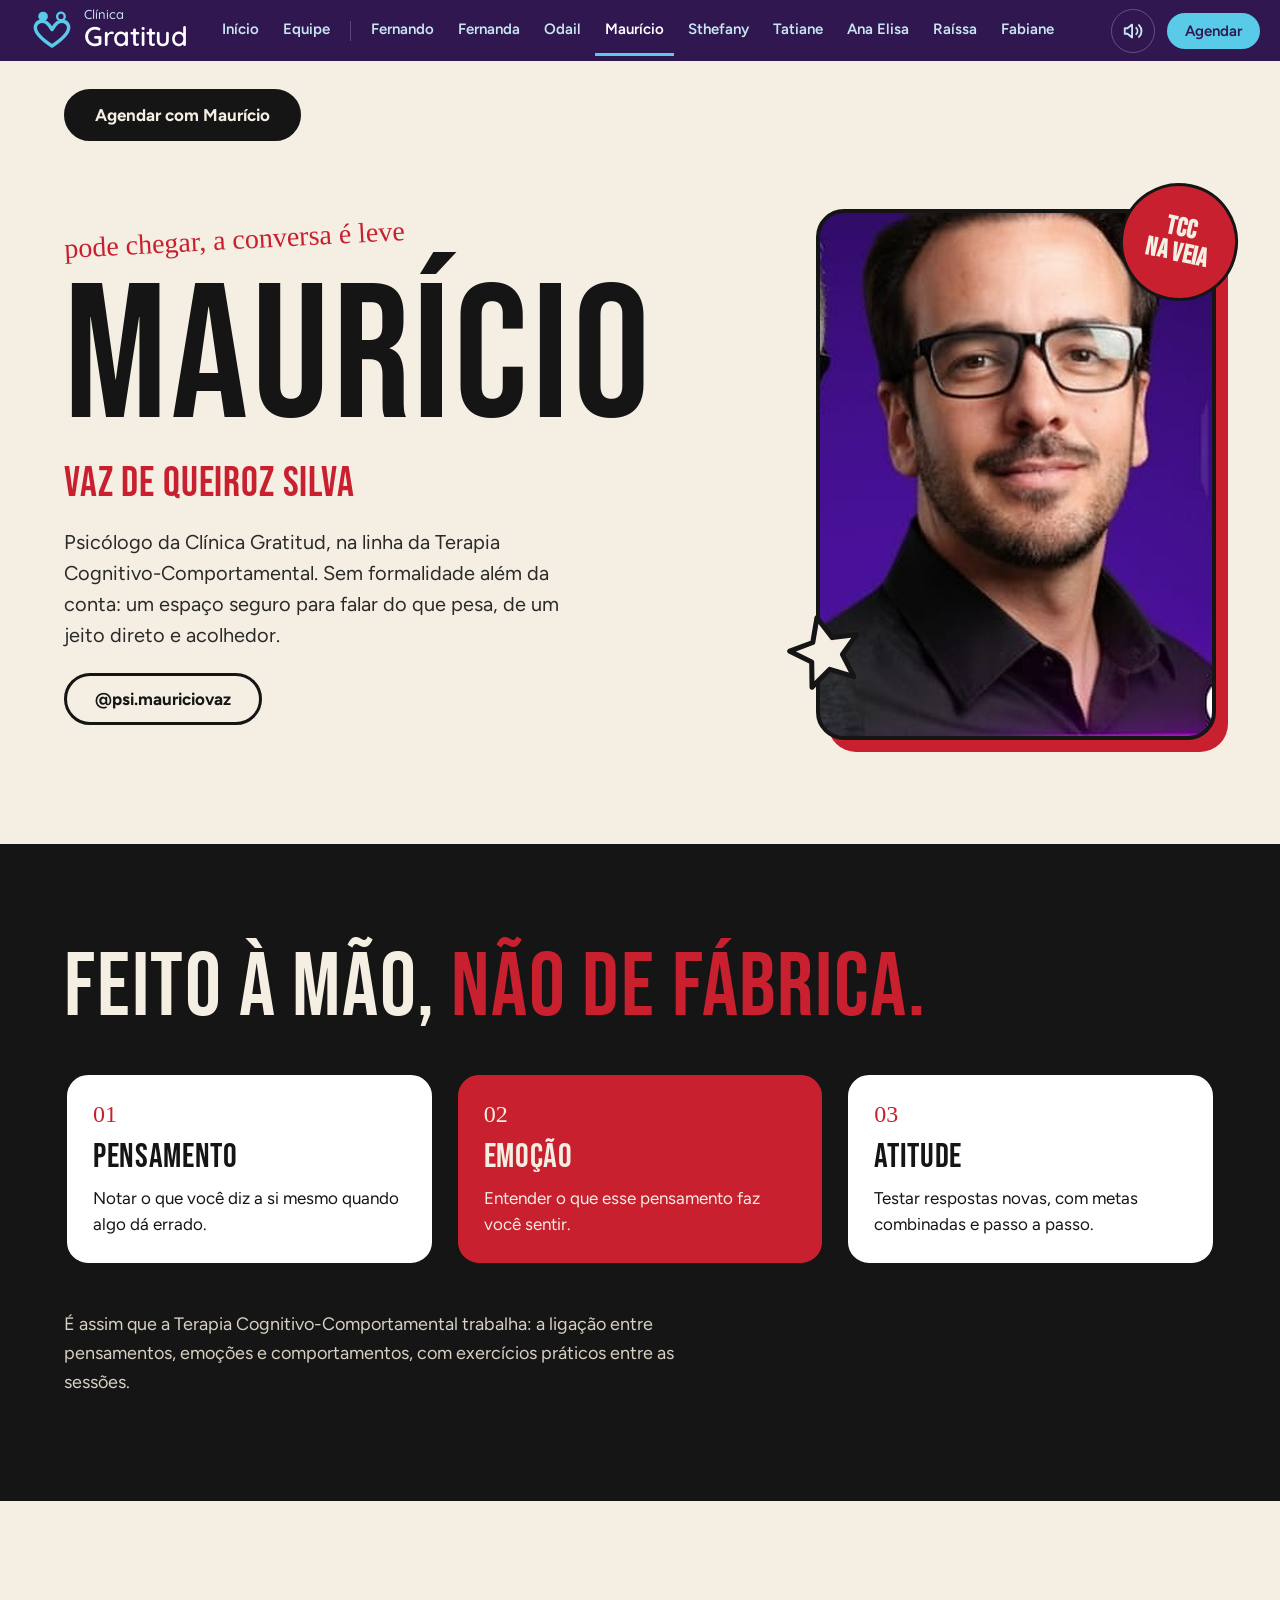
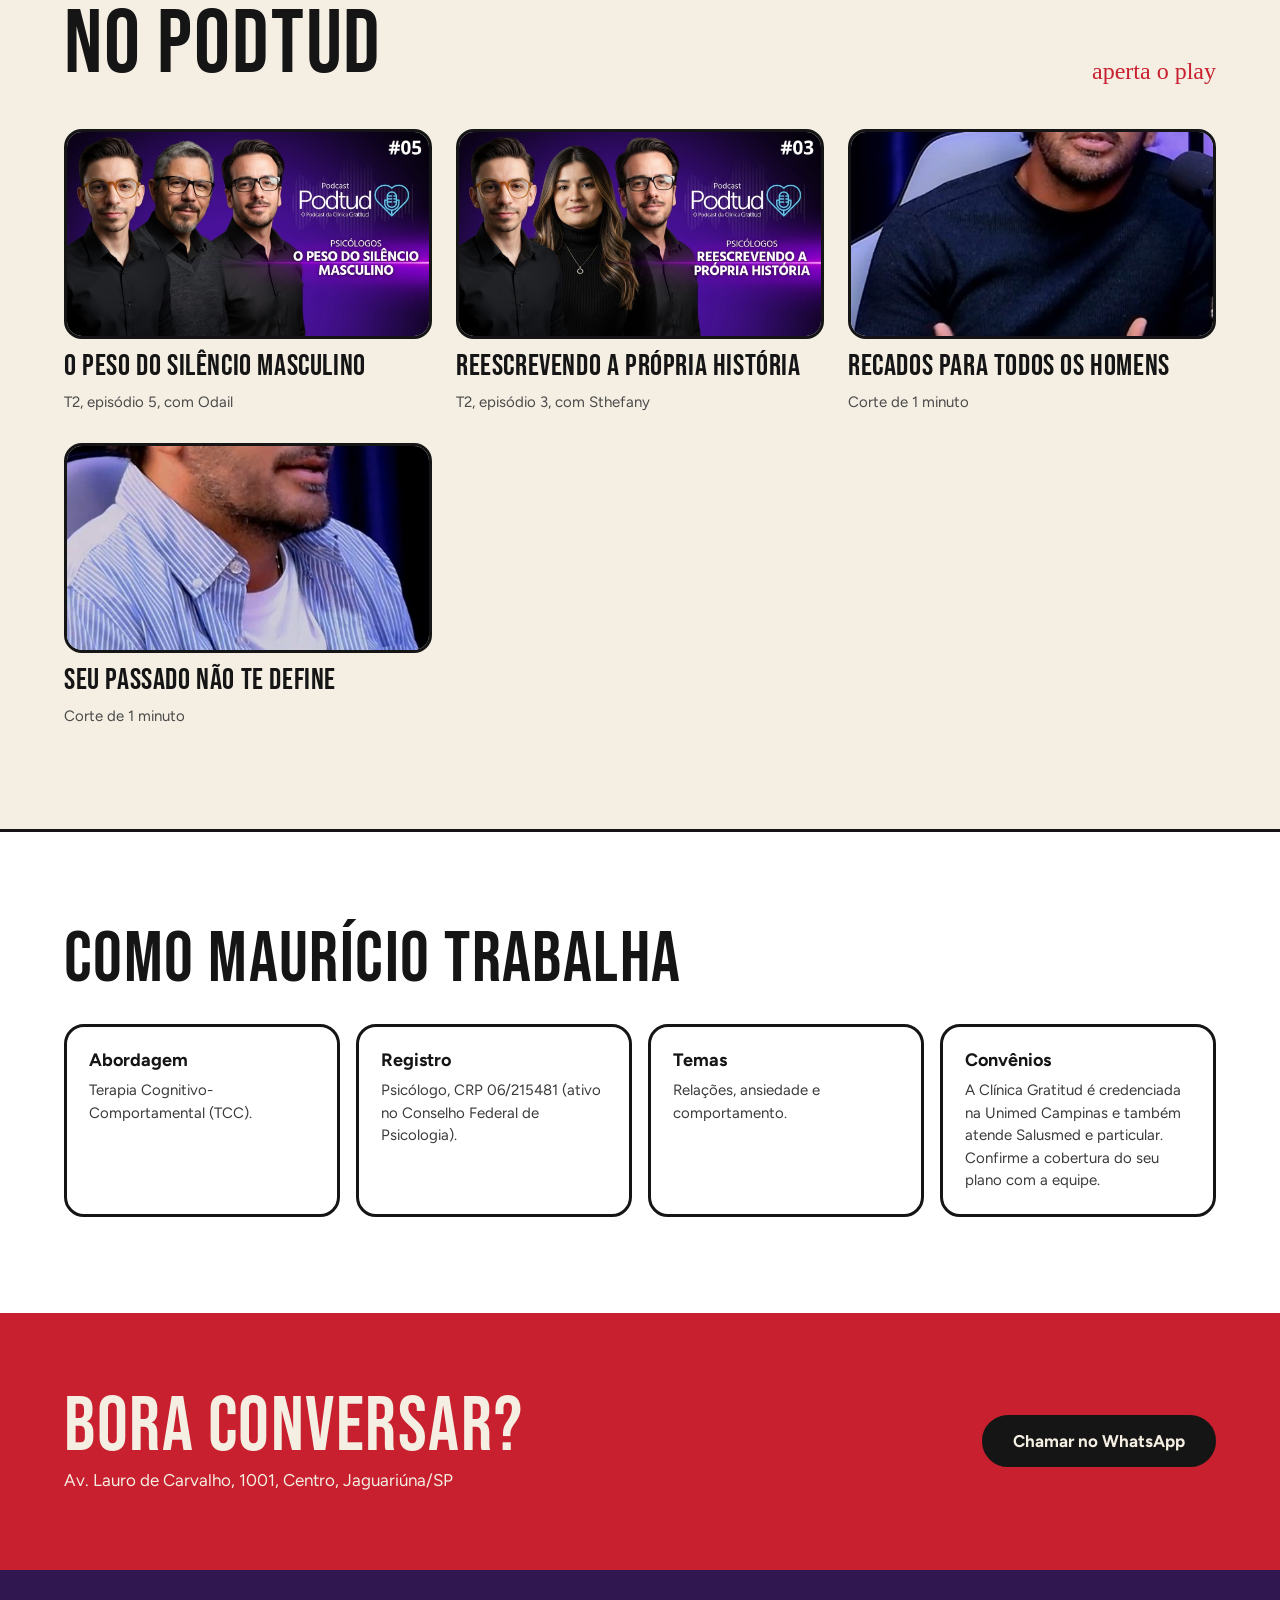
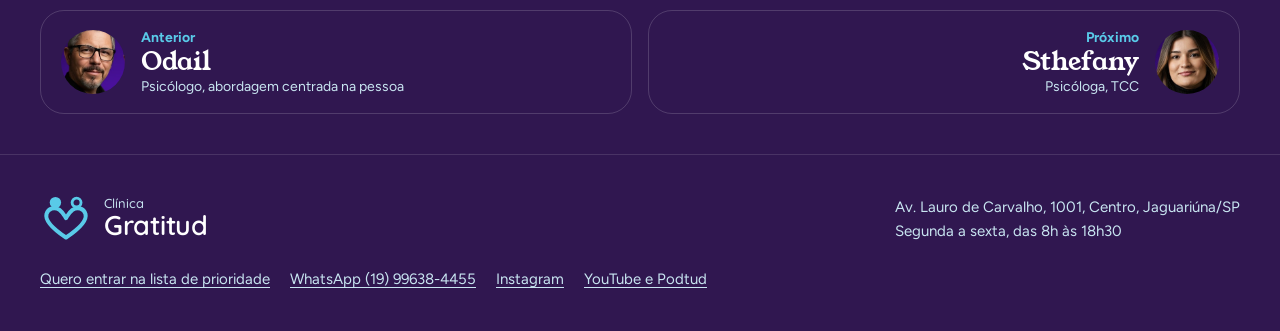
<file: mauricio.html>
<!doctype html>
<html lang="pt-BR">
<head>
<meta charset="utf-8">
<meta name="viewport" content="width=device-width, initial-scale=1">
<meta name="robots" content="noindex, nofollow">
<title>Clínica Gratitud, Maurício</title>
<link rel="preconnect" href="https://fonts.googleapis.com">
<link href="https://fonts.googleapis.com/css2?family=Bebas+Neue&family=Permanent+Marker&family=Figtree:wght@400;600;700&family=Young+Serif&display=swap" rel="stylesheet">
<style>
body{margin:0;font-family:'Figtree',system-ui,sans-serif;color:#151515;background:#F4EEE3}
a{color:inherit}
a:focus-visible,button:focus-visible{outline:3px solid #C8202F;outline-offset:4px}
.bb{font-family:'Bebas Neue',Impact,sans-serif;font-weight:400;letter-spacing:0.02em}
.hand{font-family:'Permanent Marker',cursive}
.pill{display:inline-flex;align-items:center;gap:10px;min-height:52px;padding:0 28px;border-radius:999px;font-weight:700;font-size:17px;text-decoration:none;box-sizing:border-box;border:3px solid #151515;transition:background .2s,color .2s,transform .2s}
.pill-ink{background:#151515;color:#F4EEE3}.pill-ink:hover{background:#C8202F;border-color:#C8202F}
.pill-line{color:#151515}.pill-line:hover{background:#151515;color:#F4EEE3}
.frame{position:relative;border:4px solid #151515;border-radius:28px;overflow:hidden;box-shadow:12px 12px 0 #C8202F;background:#151515}
.frame img{width:100%;aspect-ratio:3/4;object-fit:cover;display:block}
.badge{position:absolute;display:flex;align-items:center;justify-content:center;text-align:center;border:3px solid #151515;background:#F4EEE3;font-weight:700}
.flash{border:3px solid #151515;border-radius:24px;padding:26px;box-sizing:border-box;background:#FFFFFF;display:flex;flex-direction:column;gap:12px;transition:transform .2s}
.flash:hover{transform:rotate(-1.5deg)}
.ep{display:flex;flex-direction:column;gap:12px;text-decoration:none}
.ep .th{border:3px solid #151515;border-radius:18px;overflow:hidden;aspect-ratio:16/9}
.ep .th img{width:100%;height:100%;object-fit:cover;display:block;transition:transform .35s}
.ep:hover .th img{transform:scale(1.04)}
.todo{flex:1 1 260px;border:3px dashed #151515;border-radius:20px;padding:22px;box-sizing:border-box;display:flex;flex-direction:column;gap:8px}
.todo b{font-size:18px}
.todo span{font-size:15px;line-height:1.5;color:#3A3A3A}
.todo.feito{border-style:solid;background:#FFFFFF}
@media (prefers-reduced-motion: reduce){.flash,.ep .th img{transition:none}}
</style>
<!--nav:meta--><meta name="description" content="Maurício, Psicólogo, TCC na Clínica Gratitud."><link rel="icon" href="favicon.svg" type="image/svg+xml"><!--/nav:meta-->
</head>
<body>
<!--nav:menu--><link href="https://fonts.googleapis.com/css2?family=Quicksand:wght@500;600&display=swap" rel="stylesheet"><style>@view-transition{navigation:auto}::view-transition-old(root){animation:vt-out .28s ease both}::view-transition-new(root){animation:vt-in .42s cubic-bezier(.2,.8,.2,1) both}::view-transition-group(*){animation-duration:.5s;animation-timing-function:cubic-bezier(.2,.8,.2,1)}@keyframes vt-out{to{opacity:0;transform:translateY(-10px)}}@keyframes vt-in{from{opacity:0;transform:translateY(14px)}}@media (prefers-reduced-motion: reduce){::view-transition-group(*),::view-transition-old(root),::view-transition-new(root){animation:none}}img[src="fotos/fernando2.jpg"]{view-transition-name:foto-fernando}img[src="fotos/fernanda.jpg"]{view-transition-name:foto-fernanda}img[src="fotos/odail.jpg"]{view-transition-name:foto-odail}img[src="fotos/mauricio.jpg"]{view-transition-name:foto-mauricio}img[src="fotos/sthefany.jpg"]{view-transition-name:foto-sthefany}img[src="fotos/tatiane.jpg"]{view-transition-name:foto-tatiane}img[src="fotos/raissa.jpg"]{view-transition-name:foto-raissa}img[src="fotos/fabiane2.jpg"]{view-transition-name:foto-fabiane}.gnav{position:sticky;top:0;z-index:50;background:#301750;font:600 15px 'Figtree',system-ui,sans-serif;view-transition-name:menu}.gnav-in{max-width:1240px;margin:0 auto;padding:0 16px;display:flex;align-items:center;gap:4px;overflow-x:auto;white-space:nowrap;scrollbar-width:none}.gnav-in::-webkit-scrollbar{display:none}.gnav a{color:#C8E5F1;text-decoration:none;padding:15px 10px;display:inline-flex;align-items:center;gap:8px;border-bottom:3px solid transparent}.gnav a:hover{color:#FFFFFF}.gnav a[aria-current=page]{color:#FFFFFF;border-bottom-color:#59CAE8}.gnav .marca{color:#FFFFFF;margin-right:10px;gap:10px;padding:8px 10px}.gnav .marca svg{width:44px;height:39px;flex:none}.mw{display:flex;flex-direction:column;line-height:1;font-family:'Quicksand',system-ui,sans-serif}.mw small{font-size:13px;font-weight:500;color:#C8E5F1;margin-bottom:2px}.mw b{font-size:27px;font-weight:600;letter-spacing:-.01em}.gnav .sep{width:1px;height:20px;background:rgba(255,255,255,.22);flex:none;margin:0 6px}.gnav .cta{margin-left:auto;background:#59CAE8;color:#301750;border-radius:999px;padding:9px 18px;border:0}.gnav .cta:hover{background:#FFFFFF;color:#000}.gnav a:focus-visible,.corr a:focus-visible,.rod a:focus-visible{outline:3px solid #59CAE8;outline-offset:-3px}.gnav .cta:focus-visible{outline-color:#FFFFFF;outline-offset:2px}.som{margin-left:auto;width:44px;height:44px;border-radius:50%;border:1px solid rgba(255,255,255,.25);background:transparent;color:#C8E5F1;display:inline-flex;align-items:center;justify-content:center;cursor:pointer;flex:none}.som:hover{color:#FFFFFF;border-color:#59CAE8}.som:focus-visible{outline:3px solid #FFFFFF;outline-offset:2px}.som[data-on='0'] .onda{display:none}.som[data-on='1'] .x{display:none}.som+.cta{margin-left:8px}html{scroll-padding-top:64px}.skip{position:absolute;left:-9999px;top:8px;z-index:100;background:#FFFFFF;color:#301750;padding:10px 16px;border-radius:8px;font:700 15px system-ui,sans-serif}.skip:focus{left:16px}@media (max-width:640px){.gnav-in{flex-wrap:wrap;overflow:visible;white-space:normal;padding:4px 12px}.gnav a{padding:10px 8px}.gnav .marca{width:100%}.gnav .sep{display:none}.gnav .cta{margin:6px 0 8px}}header>a[href='index.html']:first-child{display:none!important}header:has(>a[href='index.html']:first-child){justify-content:flex-end}</style><a class="skip" href="#conteudo">Pular para o conteúdo</a><nav class="gnav" aria-label="Páginas do site"><div class="gnav-in"><a class="marca" href="index.html" aria-label="Clínica Gratitud, página inicial"><svg viewBox="0 0 64 56" aria-hidden="true" width="26" height="23" fill="none" stroke="#59CAE8" stroke-width="5" stroke-linecap="round" stroke-linejoin="round"><circle cx="19" cy="9" r="7" fill="#59CAE8" stroke="none"/><circle cx="45" cy="9" r="5.5" stroke-width="3.5"/><path d="M32 52C14 40 6 31 8 23c2-7 10-9 16-5 4 3 6 7 8 10 2-3 4-7 8-10 6-4 14-2 16 5 2 8-6 17-24 29z"/></svg><span class="mw"><small>Clínica</small> <b>Gratitud</b></span></a><a href="index.html">Início</a><a href="equipe.html">Equipe</a><span class="sep" aria-hidden="true"></span><a href="fernando.html">Fernando</a><a href="fernanda.html">Fernanda</a><a href="odail.html">Odail</a><a href="mauricio.html" aria-current="page">Maurício</a><a href="sthefany.html">Sthefany</a><a href="tatiane.html">Tatiane</a><a href="ana-elisa.html">Ana Elisa</a><a href="raissa.html">Raíssa</a><a href="fabiane.html">Fabiane</a><button class="som" type="button" aria-pressed="true" aria-label="Desligar som ambiente"><svg viewBox="0 0 24 24" width="22" height="22" fill="none" stroke="currentColor" stroke-width="2" stroke-linecap="round" stroke-linejoin="round" aria-hidden="true"><path d="M11 5 6 9H3v6h3l5 4z"/><path class="onda" d="M15.5 8.5a5 5 0 0 1 0 7M18.5 5.5a9 9 0 0 1 0 13"/><path class="x" d="m16 9 6 6m0-6-6 6"/></svg></button><a class="cta" href="https://wa.me/5519996384455?text=Ol%C3%A1!%20Gostaria%20de%20agendar%20um%20hor%C3%A1rio." target="_blank" rel="noopener">Agendar</a></div></nav><!--/nav:menu-->
<!--nav:main--><main id="conteudo"><!--/nav:main-->



<div style="width:100%;box-sizing:border-box">

<section id="topo">
<div style="max-width:1200px;margin:0 auto;padding:0 24px;box-sizing:border-box">
<header style="display:flex;flex-wrap:wrap;align-items:center;justify-content:space-between;gap:16px 32px;padding:28px 0">
<a href="index.html" style="display:flex;align-items:center;gap:12px;text-decoration:none">
<span style="width:26px;height:34px;background:#C8202F;border:3px solid #151515;box-sizing:border-box;border-radius:999px 999px 0 0;display:block" aria-hidden="true"></span>
<span style="font-family:'Young Serif',Georgia,serif;font-size:28px;line-height:1">Gratitud</span>
</a>
<a class="pill pill-ink" href="https://wa.me/5519996384455?text=Ol%C3%A1!%20Gostaria%20de%20agendar%20com%20Maur%C3%ADcio." target="_blank" rel="noopener">Agendar com Maurício</a>
</header>

<div style="display:flex;flex-wrap:wrap;align-items:center;gap:56px 72px;padding:40px 0 104px">
<div style="flex:1.2 1 480px;min-width:0;display:flex;flex-direction:column;gap:22px">
<span class="hand" style="font-size:28px;color:#C8202F;transform:rotate(-3deg);align-self:flex-start">pode chegar, a conversa é leve</span>
<h1 class="bb" style="margin:0;font-size:clamp(96px,15vw,200px);line-height:0.85">Maurício</h1>
<span class="bb" style="font-size:clamp(26px,3.4vw,42px);line-height:1;color:#C8202F">Vaz de Queiroz Silva</span>
<p style="margin:0;font-size:20px;line-height:1.55;color:#2A2A2A;max-width:520px">Psicólogo da Clínica Gratitud, na linha da Terapia Cognitivo-Comportamental. Sem formalidade além da conta: um espaço seguro para falar do que pesa, de um jeito direto e acolhedor.</p>
<div style="display:flex;flex-wrap:wrap;gap:14px">
<a class="pill pill-line" href="https://www.instagram.com/psi.mauriciovaz" target="_blank" rel="noopener">@psi.mauriciovaz</a>
</div>
</div>

<div style="flex:1 1 320px;max-width:400px;width:100%;margin:0 auto;position:relative">
<div class="frame"><img src="fotos/mauricio.jpg" alt="Maurício Vaz de Queiroz Silva, psicólogo"></div>
<div class="badge bb" style="top:-26px;right:-22px;width:112px;height:112px;border-radius:50%;font-size:26px;line-height:0.95;transform:rotate(12deg);background:#C8202F;color:#F4EEE3">TCC<br>na veia</div>
<svg aria-hidden="true" width="92" height="92" viewBox="0 0 64 64" fill="none" stroke="#151515" stroke-width="3.5" stroke-linejoin="round" style="position:absolute;left:-36px;bottom:40px;transform:rotate(-14deg)"><path d="M32 6l7 16 17 2-13 11 4 17-15-9-15 9 4-17L8 24l17-2z" fill="#F4EEE3"/></svg>
</div>
</div>
</div>
</section>

<section style="background:#151515;color:#F4EEE3">
<div style="max-width:1200px;margin:0 auto;padding:104px 24px;box-sizing:border-box;display:flex;flex-direction:column;gap:44px">
<h2 class="bb" style="margin:0;font-size:clamp(52px,7vw,96px);line-height:0.9">Feito à mão, <span style="color:#C8202F">não de fábrica.</span></h2>
<div style="display:grid;grid-template-columns:repeat(auto-fit,minmax(260px,1fr));gap:20px;color:#151515">
<div class="flash"><span class="hand" style="font-size:24px;color:#C8202F">01</span><b class="bb" style="font-size:34px;line-height:1">Pensamento</b><span style="font-size:17px;line-height:1.5">Notar o que você diz a si mesmo quando algo dá errado.</span></div>
<div class="flash" style="background:#C8202F;color:#F4EEE3"><span class="hand" style="font-size:24px">02</span><b class="bb" style="font-size:34px;line-height:1">Emoção</b><span style="font-size:17px;line-height:1.5">Entender o que esse pensamento faz você sentir.</span></div>
<div class="flash"><span class="hand" style="font-size:24px;color:#C8202F">03</span><b class="bb" style="font-size:34px;line-height:1">Atitude</b><span style="font-size:17px;line-height:1.5">Testar respostas novas, com metas combinadas e passo a passo.</span></div>
</div>
<p style="margin:0;font-size:18px;line-height:1.6;color:#D8D0C2;max-width:640px">É assim que a Terapia Cognitivo-Comportamental trabalha: a ligação entre pensamentos, emoções e comportamentos, com exercícios práticos entre as sessões.</p>
</div>
</section>

<section>
<div style="max-width:1200px;margin:0 auto;padding:104px 24px;box-sizing:border-box;display:flex;flex-direction:column;gap:44px">
<div style="display:flex;flex-wrap:wrap;align-items:flex-end;justify-content:space-between;gap:20px 48px">
<h2 class="bb" style="margin:0;font-size:clamp(52px,7vw,96px);line-height:0.9">No Podtud</h2>
<span class="hand" style="font-size:24px;color:#C8202F">aperta o play</span>
</div>
<div style="display:grid;grid-template-columns:repeat(auto-fit,minmax(280px,1fr));gap:32px 24px">
<a class="ep" href="https://www.youtube.com/watch?v=8rmGwotuvws" target="_blank" rel="noopener"><div class="th"><img src="capas/ep_8rmGwotuvws.jpg" alt="" loading="lazy"></div><b class="bb" style="font-size:30px;line-height:1">O peso do silêncio masculino</b><span style="font-size:15px;color:#4A4A4A">T2, episódio 5, com Odail</span></a>
<a class="ep" href="https://www.youtube.com/watch?v=miaoVsojBrw" target="_blank" rel="noopener"><div class="th"><img src="capas/ep_miaoVsojBrw.jpg" alt="" loading="lazy"></div><b class="bb" style="font-size:30px;line-height:1">Reescrevendo a própria história</b><span style="font-size:15px;color:#4A4A4A">T2, episódio 3, com Sthefany</span></a>
<a class="ep" href="https://www.youtube.com/shorts/rw_BJX91NHw" target="_blank" rel="noopener"><div class="th"><img src="capas/sh_rw_BJX91NHw.jpg" alt="" loading="lazy"></div><b class="bb" style="font-size:30px;line-height:1">Recados para todos os homens</b><span style="font-size:15px;color:#4A4A4A">Corte de 1 minuto</span></a>
<a class="ep" href="https://www.youtube.com/shorts/PW4N77mWaHQ" target="_blank" rel="noopener"><div class="th"><img src="capas/sh_PW4N77mWaHQ.jpg" alt="" loading="lazy"></div><b class="bb" style="font-size:30px;line-height:1">Seu passado não te define</b><span style="font-size:15px;color:#4A4A4A">Corte de 1 minuto</span></a>
</div>
</div>
</section>

<section style="background:#FFFFFF;border-top:3px solid #151515">
<div style="max-width:1200px;margin:0 auto;padding:96px 24px;box-sizing:border-box;display:flex;flex-direction:column;gap:32px">
<h2 class="bb" style="margin:0;font-size:clamp(44px,5.6vw,76px);line-height:0.9">Como Maurício trabalha</h2>
<div style="display:flex;flex-wrap:wrap;gap:16px">
<div class="todo feito"><b>Abordagem</b><span>Terapia Cognitivo-Comportamental (TCC).</span></div>
<div class="todo feito"><b>Registro</b><span>Psicólogo, CRP 06/215481 (ativo no Conselho Federal de Psicologia).</span></div>
<div class="todo feito"><b>Temas</b><span>Relações, ansiedade e comportamento.</span></div>
<div class="todo feito"><b>Convênios</b><span>A Clínica Gratitud é credenciada na Unimed Campinas e também atende Salusmed e particular. Confirme a cobertura do seu plano com a equipe.</span></div>
</div>
</div>
</section>

<section style="background:#C8202F;color:#F4EEE3">
<div style="max-width:1200px;margin:0 auto;padding:80px 24px;box-sizing:border-box;display:flex;flex-wrap:wrap;align-items:center;justify-content:space-between;gap:24px 48px">
<div style="display:flex;flex-direction:column;gap:8px">
<span class="bb" style="font-size:clamp(44px,6vw,80px);line-height:0.9">Bora conversar?</span>
<span style="font-size:17px">Av. Lauro de Carvalho, 1001, Centro, Jaguariúna/SP</span>
</div>
<a class="pill" href="https://wa.me/5519996384455?text=Ol%C3%A1!%20Gostaria%20de%20agendar%20com%20Maur%C3%ADcio." target="_blank" rel="noopener" style="background:#151515;color:#F4EEE3;border-color:#151515">Chamar no WhatsApp</a>
</div>
</section>

</div>

<!--nav:fimmain--></main><!--/nav:fimmain-->
<!--nav:corredor--><style>.corr{background:#301750;padding:40px 16px}.corr-in{max-width:1200px;margin:0 auto;display:grid;grid-template-columns:1fr 1fr;gap:16px}.corr a{display:flex;align-items:center;gap:16px;text-decoration:none;color:#C8E5F1;padding:18px 20px;border-radius:24px;border:1px solid rgba(255,255,255,.16);transition:background .25s,border-color .25s}.corr a:hover{background:rgba(255,255,255,.06);border-color:#59CAE8}.corr small{font-size:14px;color:#59CAE8;font-weight:700}.corr b{font-family:'Young Serif',Georgia,serif;font-weight:400;font-size:26px;color:#FFFFFF;line-height:1.1}.corr span span{font-size:14px}@media (max-width:640px){.corr-in{grid-template-columns:1fr}.corr span span{display:none}}</style><nav class="corr" aria-label="Outros profissionais"><div class="corr-in"><a href="odail.html" rel="prev" style="justify-content:flex-start"><img src="fotos/odail.jpg" alt="" width="64" height="64" loading="lazy" style="width:64px;height:64px;border-radius:50%;object-fit:cover;object-position:center 20%;flex:none"><span style="display:flex;flex-direction:column;gap:2px;text-align:left"><small>Anterior</small><b>Odail</b><span>Psicólogo, abordagem centrada na pessoa</span></span></a><a href="sthefany.html" rel="next" style="justify-content:flex-end"><span style="display:flex;flex-direction:column;gap:2px;text-align:right"><small>Próximo</small><b>Sthefany</b><span>Psicóloga, TCC</span></span><img src="fotos/sthefany.jpg" alt="" width="64" height="64" loading="lazy" style="width:64px;height:64px;border-radius:50%;object-fit:cover;object-position:center 20%;flex:none"></a></div></nav><script>addEventListener("keydown",function(e){var a=document.activeElement;if(e.altKey||e.ctrlKey||e.metaKey||e.shiftKey||e.defaultPrevented||/INPUT|TEXTAREA|SELECT/.test(a.tagName)||a.isContentEditable||a.closest("[data-car],.strip,button,[role=slider],video"))return;var r=e.key==="ArrowRight"?"next":e.key==="ArrowLeft"?"prev":null;if(!r)return;var a=document.querySelector('.corr a[rel="'+r+'"]');if(a)location.href=a.href;});</script><!--/nav:corredor-->
<!--nav:rodape--><style>.rod{background:#301750;color:#C8E5F1;border-top:1px solid rgba(255,255,255,.12);font:400 15px/1.6 'Figtree',system-ui,sans-serif}.rod-in{max-width:1200px;margin:0 auto;padding:40px 16px;display:flex;flex-wrap:wrap;gap:24px 48px;align-items:flex-start;justify-content:space-between}.rod a{color:#C8E5F1;text-decoration:underline;text-underline-offset:3px}.rod a:hover{color:#FFFFFF}.rod .lk{display:flex;flex-wrap:wrap;gap:8px 20px}.rod-marca svg{width:52px;height:46px}</style><footer class="rod"><div class="rod-in"><div class="rod-marca" style="display:flex;align-items:center;gap:12px;color:#FFFFFF"><svg viewBox="0 0 64 56" aria-hidden="true" width="26" height="23" fill="none" stroke="#59CAE8" stroke-width="5" stroke-linecap="round" stroke-linejoin="round"><circle cx="19" cy="9" r="7" fill="#59CAE8" stroke="none"/><circle cx="45" cy="9" r="5.5" stroke-width="3.5"/><path d="M32 52C14 40 6 31 8 23c2-7 10-9 16-5 4 3 6 7 8 10 2-3 4-7 8-10 6-4 14-2 16 5 2 8-6 17-24 29z"/></svg><span class="mw"><small>Clínica</small> <b>Gratitud</b></span></div><div><div>Av. Lauro de Carvalho, 1001, Centro, Jaguariúna/SP</div><div>Segunda a sexta, das 8h às 18h30</div></div><div class="lk"><a href="https://wa.me/5519996384455?text=Ol%C3%A1!%20Quero%20entrar%20na%20lista%20de%20prioridade%20da%20agenda%20da%20Cl%C3%ADnica%20Gratitud." target="_blank" rel="noopener">Quero entrar na lista de prioridade</a><a href="https://wa.me/5519996384455" target="_blank" rel="noopener">WhatsApp (19) 99638-4455</a><a href="https://www.instagram.com/clinica.gratitud/" target="_blank" rel="noopener">Instagram</a><a href="https://www.youtube.com/@clinicagratitud" target="_blank" rel="noopener">YouTube e Podtud</a></div></div></footer><!--/nav:rodape-->
<!--nav:som--><script>window.SOM_TEMA={"vol": 0.09, "corte": 1300, "drone": "D2", "espacial": true, "pad": {"onda": "sawtooth", "dur": 8, "acordes": [["D3", "A3", "F4"], ["Bb2", "F3", "D4"], ["F2", "C3", "A3"], ["C3", "G3", "E4"]]}, "notas": {"onda": "triangle", "ordem": true, "lista": ["D4", "A4", "F4", "A4", "D5", "A4", "F4", "A4", "Bb3", "F4", "D4", "F4", "C4", "G4", "E4", "G4"], "passo": 280, "dens": 1, "decai": 1.4}, "pulso": {"nota": "D2", "bpm": 60}};</script><script src="som.js" defer></script><!--/nav:som-->
</body>
</html>
</file>
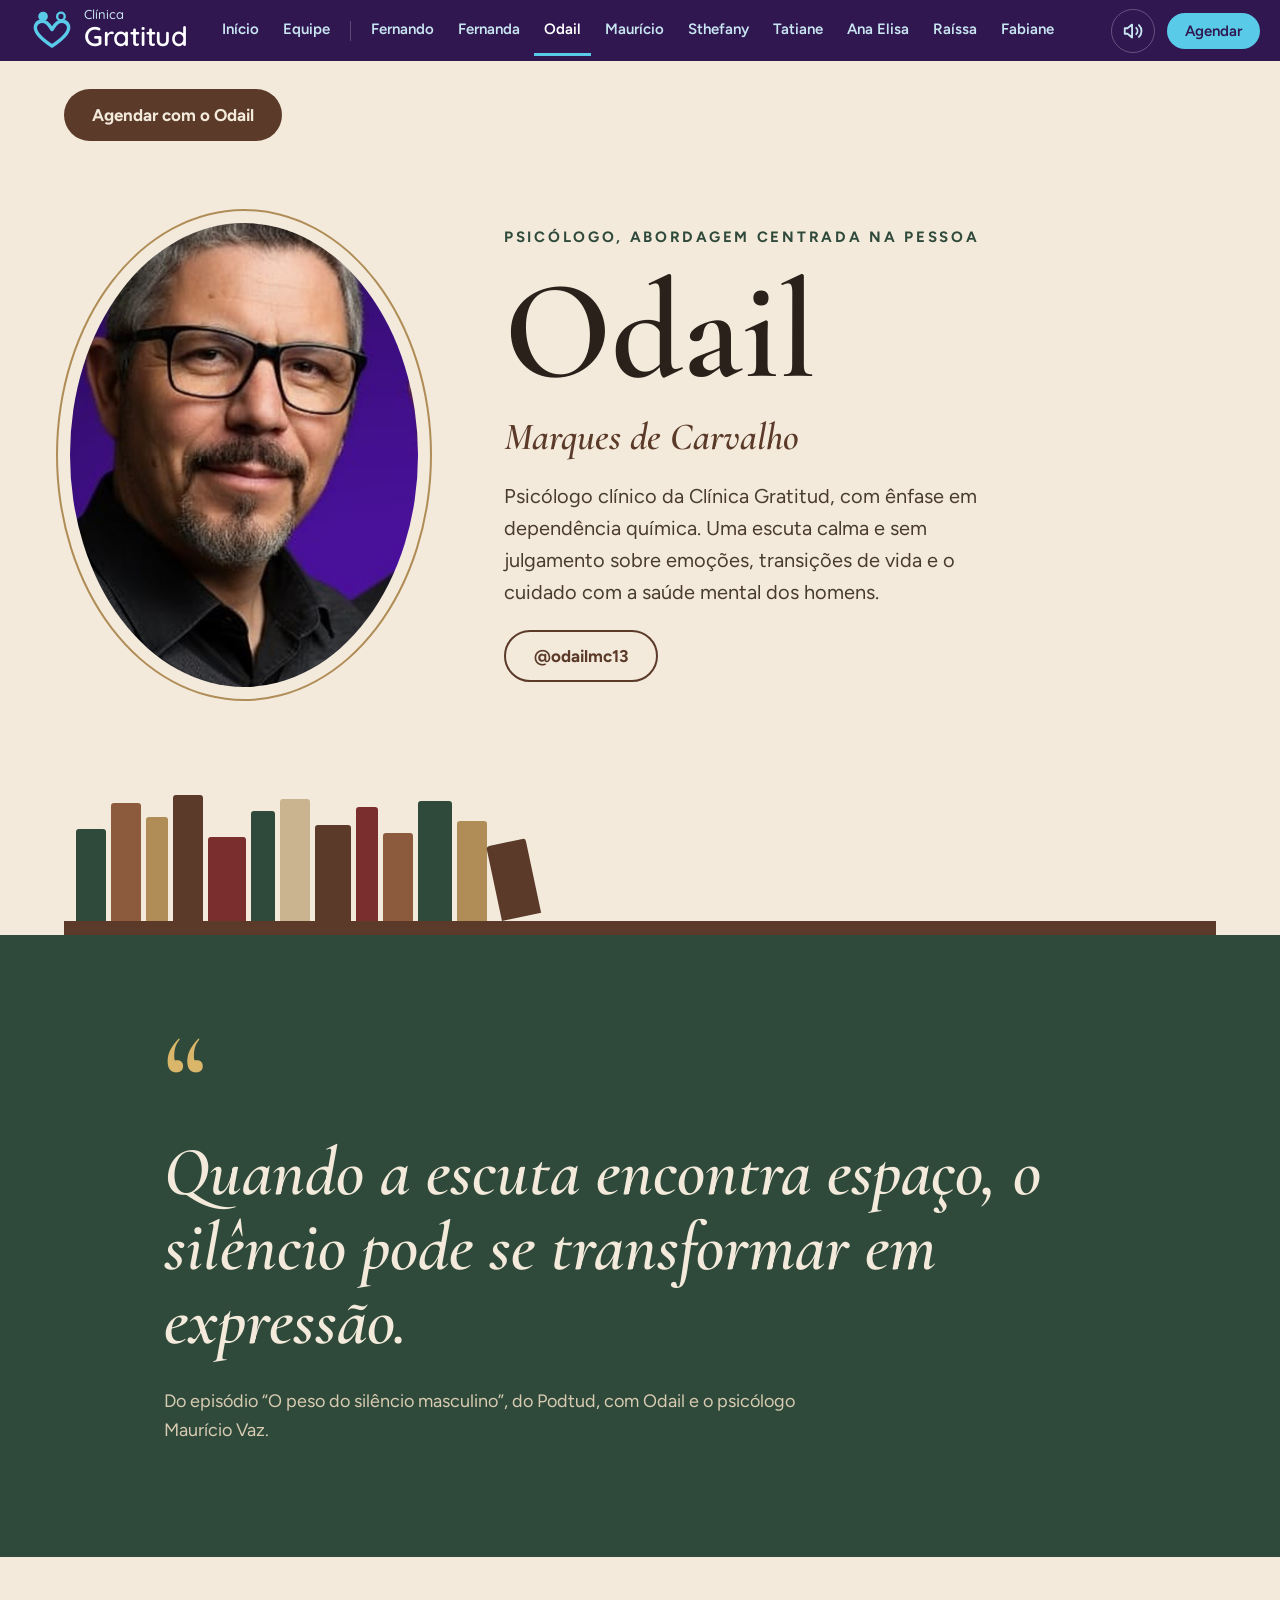
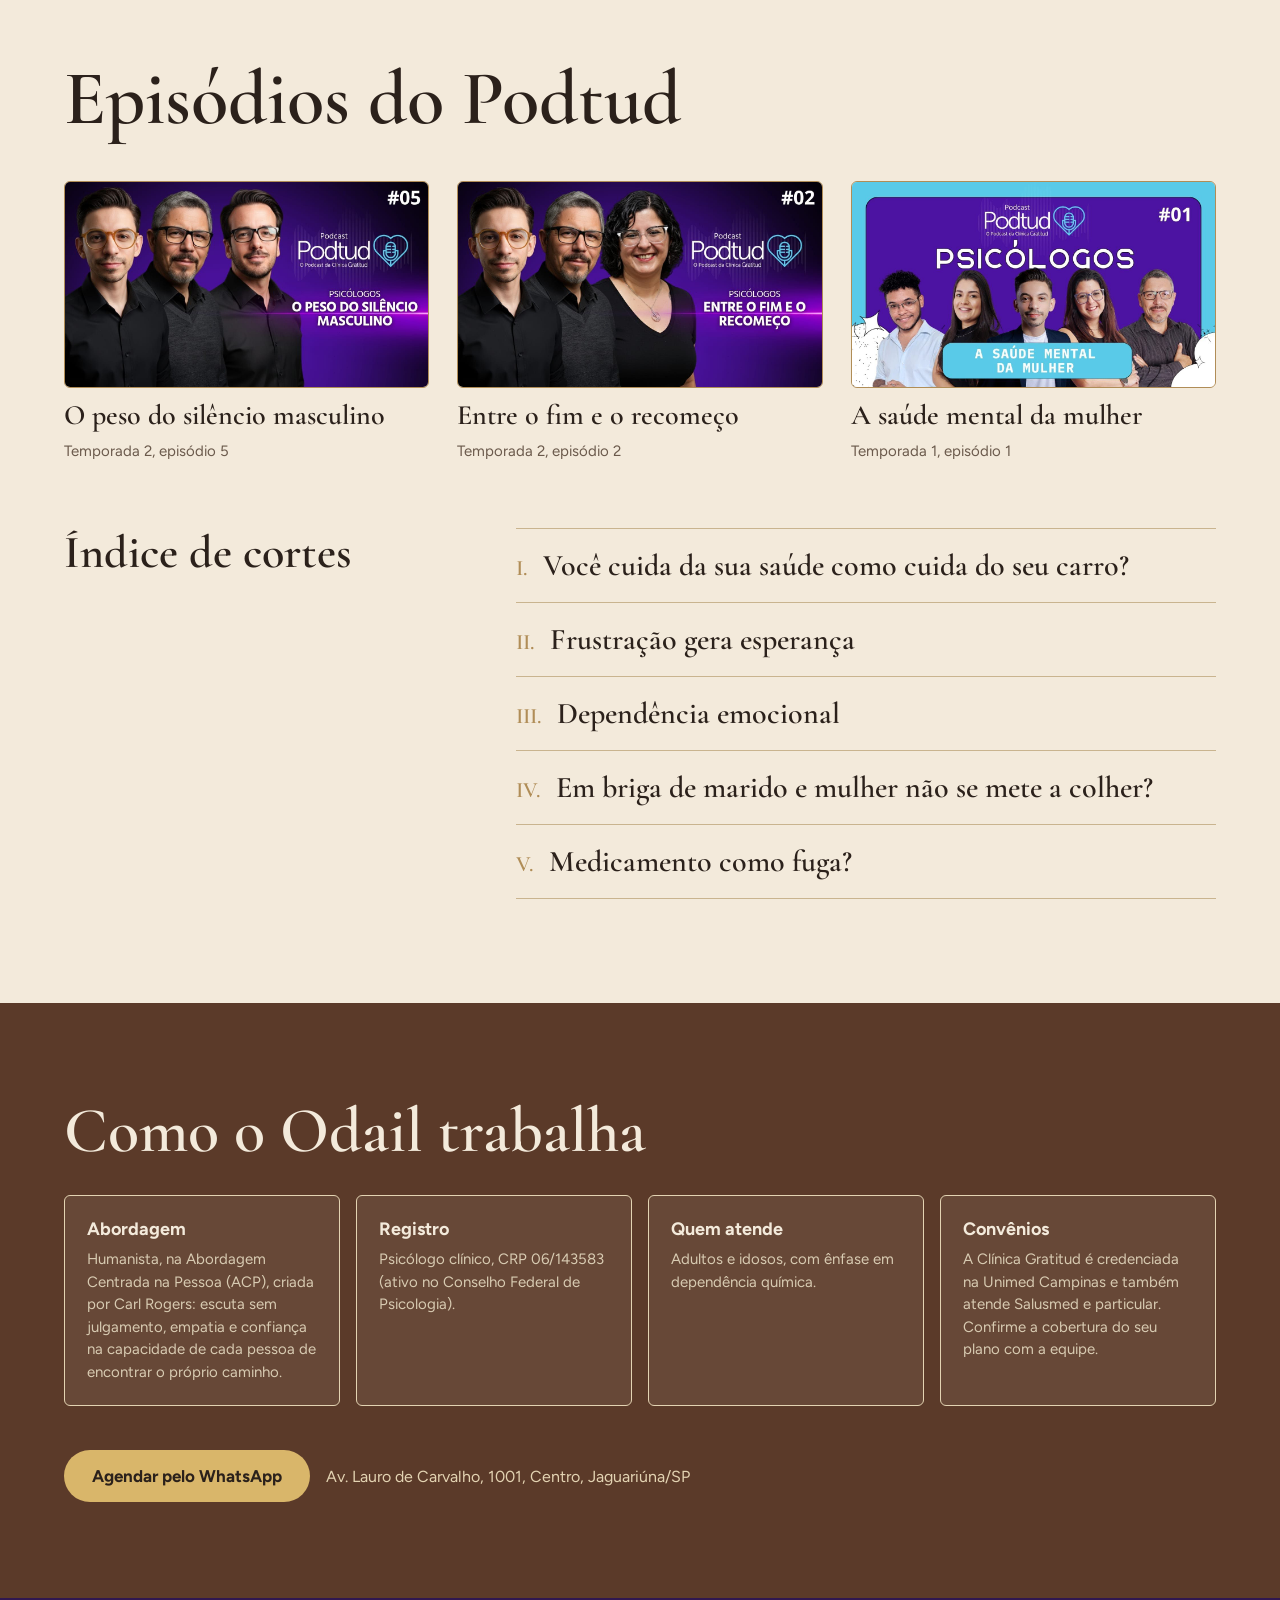
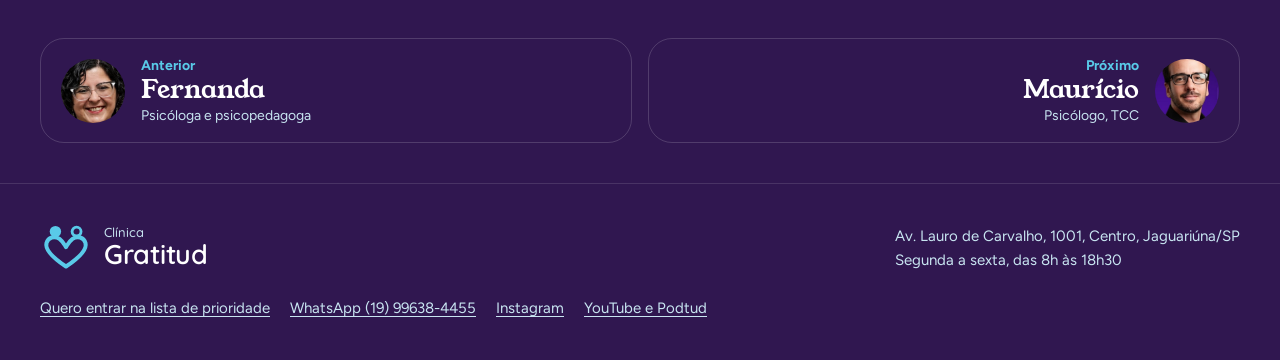
<file: odail.html>
<!doctype html>
<html lang="pt-BR">
<head>
<meta charset="utf-8">
<meta name="viewport" content="width=device-width, initial-scale=1">
<meta name="robots" content="noindex, nofollow">
<title>Clínica Gratitud, Odail</title>
<link rel="preconnect" href="https://fonts.googleapis.com">
<link href="https://fonts.googleapis.com/css2?family=Cormorant+Garamond:ital,wght@0,500;0,600;1,500&family=Figtree:wght@400;600;700&family=Young+Serif&display=swap" rel="stylesheet">
<style>
body{margin:0;font-family:'Figtree',system-ui,sans-serif;color:#2B211B;background:#F3EADB}
a{color:inherit}
a:focus-visible{outline:3px solid #2F4A3A;outline-offset:4px}
.dark a:focus-visible{outline-color:#D9B66A}
.serif{font-family:'Cormorant Garamond',Georgia,serif;font-weight:600}
.pill{display:inline-flex;align-items:center;gap:10px;min-height:52px;padding:0 28px;border-radius:999px;font-weight:700;font-size:17px;text-decoration:none;box-sizing:border-box;transition:background .2s,color .2s}
.pill-wood{background:#5B3A29;color:#F3EADB}.pill-wood:hover{background:#2F4A3A}
.pill-line{border:2px solid #5B3A29;color:#5B3A29}.pill-line:hover{background:#5B3A29;color:#F3EADB}
.oval{border-radius:50%;overflow:hidden;border:6px solid #F3EADB;outline:2px solid #B08D57;outline-offset:6px;aspect-ratio:3/4}
.oval img{width:100%;height:100%;object-fit:cover;display:block}
.shelf{display:flex;align-items:flex-end;gap:5px;height:140px;padding:0 12px;border-bottom:14px solid #5B3A29}
.book{width:30px;border-radius:3px 3px 0 0;transition:transform .25s}
.shelf:hover .book:nth-child(3n){transform:translateY(-10px)}
.ep{display:flex;flex-direction:column;gap:12px;text-decoration:none}
.ep .th{aspect-ratio:16/9;overflow:hidden;border-radius:6px;border:1px solid #B08D57}
.ep .th img{width:100%;height:100%;object-fit:cover;display:block;transition:transform .35s}
.ep:hover .th img{transform:scale(1.04)}
.ep:hover b{color:#2F4A3A}
.idx{display:flex;align-items:baseline;gap:16px;padding:18px 0;border-top:1px solid #C9B48F;text-decoration:none}
.idx:last-child{border-bottom:1px solid #C9B48F}
.idx:hover .t{color:#2F4A3A}
.todo{flex:1 1 260px;border:1px dashed #E3D3B2;border-radius:6px;padding:22px;box-sizing:border-box;display:flex;flex-direction:column;gap:8px}
.todo b{font-size:18px;color:#F3EADB}
.todo span{font-size:15px;line-height:1.5;color:#D8CBB2}
.todo.feito{border-style:solid;background:rgba(243,234,219,0.08)}
@media (prefers-reduced-motion: reduce){.book,.ep .th img{transition:none}}
</style>
<!--nav:meta--><meta name="description" content="Odail, Psicólogo, abordagem centrada na pessoa na Clínica Gratitud."><link rel="icon" href="favicon.svg" type="image/svg+xml"><!--/nav:meta-->
</head>
<body>
<!--nav:menu--><link href="https://fonts.googleapis.com/css2?family=Quicksand:wght@500;600&display=swap" rel="stylesheet"><style>@view-transition{navigation:auto}::view-transition-old(root){animation:vt-out .28s ease both}::view-transition-new(root){animation:vt-in .42s cubic-bezier(.2,.8,.2,1) both}::view-transition-group(*){animation-duration:.5s;animation-timing-function:cubic-bezier(.2,.8,.2,1)}@keyframes vt-out{to{opacity:0;transform:translateY(-10px)}}@keyframes vt-in{from{opacity:0;transform:translateY(14px)}}@media (prefers-reduced-motion: reduce){::view-transition-group(*),::view-transition-old(root),::view-transition-new(root){animation:none}}img[src="fotos/fernando2.jpg"]{view-transition-name:foto-fernando}img[src="fotos/fernanda.jpg"]{view-transition-name:foto-fernanda}img[src="fotos/odail.jpg"]{view-transition-name:foto-odail}img[src="fotos/mauricio.jpg"]{view-transition-name:foto-mauricio}img[src="fotos/sthefany.jpg"]{view-transition-name:foto-sthefany}img[src="fotos/tatiane.jpg"]{view-transition-name:foto-tatiane}img[src="fotos/raissa.jpg"]{view-transition-name:foto-raissa}img[src="fotos/fabiane2.jpg"]{view-transition-name:foto-fabiane}.gnav{position:sticky;top:0;z-index:50;background:#301750;font:600 15px 'Figtree',system-ui,sans-serif;view-transition-name:menu}.gnav-in{max-width:1240px;margin:0 auto;padding:0 16px;display:flex;align-items:center;gap:4px;overflow-x:auto;white-space:nowrap;scrollbar-width:none}.gnav-in::-webkit-scrollbar{display:none}.gnav a{color:#C8E5F1;text-decoration:none;padding:15px 10px;display:inline-flex;align-items:center;gap:8px;border-bottom:3px solid transparent}.gnav a:hover{color:#FFFFFF}.gnav a[aria-current=page]{color:#FFFFFF;border-bottom-color:#59CAE8}.gnav .marca{color:#FFFFFF;margin-right:10px;gap:10px;padding:8px 10px}.gnav .marca svg{width:44px;height:39px;flex:none}.mw{display:flex;flex-direction:column;line-height:1;font-family:'Quicksand',system-ui,sans-serif}.mw small{font-size:13px;font-weight:500;color:#C8E5F1;margin-bottom:2px}.mw b{font-size:27px;font-weight:600;letter-spacing:-.01em}.gnav .sep{width:1px;height:20px;background:rgba(255,255,255,.22);flex:none;margin:0 6px}.gnav .cta{margin-left:auto;background:#59CAE8;color:#301750;border-radius:999px;padding:9px 18px;border:0}.gnav .cta:hover{background:#FFFFFF;color:#000}.gnav a:focus-visible,.corr a:focus-visible,.rod a:focus-visible{outline:3px solid #59CAE8;outline-offset:-3px}.gnav .cta:focus-visible{outline-color:#FFFFFF;outline-offset:2px}.som{margin-left:auto;width:44px;height:44px;border-radius:50%;border:1px solid rgba(255,255,255,.25);background:transparent;color:#C8E5F1;display:inline-flex;align-items:center;justify-content:center;cursor:pointer;flex:none}.som:hover{color:#FFFFFF;border-color:#59CAE8}.som:focus-visible{outline:3px solid #FFFFFF;outline-offset:2px}.som[data-on='0'] .onda{display:none}.som[data-on='1'] .x{display:none}.som+.cta{margin-left:8px}html{scroll-padding-top:64px}.skip{position:absolute;left:-9999px;top:8px;z-index:100;background:#FFFFFF;color:#301750;padding:10px 16px;border-radius:8px;font:700 15px system-ui,sans-serif}.skip:focus{left:16px}@media (max-width:640px){.gnav-in{flex-wrap:wrap;overflow:visible;white-space:normal;padding:4px 12px}.gnav a{padding:10px 8px}.gnav .marca{width:100%}.gnav .sep{display:none}.gnav .cta{margin:6px 0 8px}}header>a[href='index.html']:first-child{display:none!important}header:has(>a[href='index.html']:first-child){justify-content:flex-end}</style><a class="skip" href="#conteudo">Pular para o conteúdo</a><nav class="gnav" aria-label="Páginas do site"><div class="gnav-in"><a class="marca" href="index.html" aria-label="Clínica Gratitud, página inicial"><svg viewBox="0 0 64 56" aria-hidden="true" width="26" height="23" fill="none" stroke="#59CAE8" stroke-width="5" stroke-linecap="round" stroke-linejoin="round"><circle cx="19" cy="9" r="7" fill="#59CAE8" stroke="none"/><circle cx="45" cy="9" r="5.5" stroke-width="3.5"/><path d="M32 52C14 40 6 31 8 23c2-7 10-9 16-5 4 3 6 7 8 10 2-3 4-7 8-10 6-4 14-2 16 5 2 8-6 17-24 29z"/></svg><span class="mw"><small>Clínica</small> <b>Gratitud</b></span></a><a href="index.html">Início</a><a href="equipe.html">Equipe</a><span class="sep" aria-hidden="true"></span><a href="fernando.html">Fernando</a><a href="fernanda.html">Fernanda</a><a href="odail.html" aria-current="page">Odail</a><a href="mauricio.html">Maurício</a><a href="sthefany.html">Sthefany</a><a href="tatiane.html">Tatiane</a><a href="ana-elisa.html">Ana Elisa</a><a href="raissa.html">Raíssa</a><a href="fabiane.html">Fabiane</a><button class="som" type="button" aria-pressed="true" aria-label="Desligar som ambiente"><svg viewBox="0 0 24 24" width="22" height="22" fill="none" stroke="currentColor" stroke-width="2" stroke-linecap="round" stroke-linejoin="round" aria-hidden="true"><path d="M11 5 6 9H3v6h3l5 4z"/><path class="onda" d="M15.5 8.5a5 5 0 0 1 0 7M18.5 5.5a9 9 0 0 1 0 13"/><path class="x" d="m16 9 6 6m0-6-6 6"/></svg></button><a class="cta" href="https://wa.me/5519996384455?text=Ol%C3%A1!%20Gostaria%20de%20agendar%20um%20hor%C3%A1rio." target="_blank" rel="noopener">Agendar</a></div></nav><!--/nav:menu-->
<!--nav:main--><main id="conteudo"><!--/nav:main-->



<div style="width:100%;box-sizing:border-box">

<section id="topo">
<div style="max-width:1200px;margin:0 auto;padding:0 24px;box-sizing:border-box">
<header style="display:flex;flex-wrap:wrap;align-items:center;justify-content:space-between;gap:16px 32px;padding:28px 0">
<a href="index.html" style="display:flex;align-items:center;gap:12px;text-decoration:none">
<span style="width:26px;height:34px;background:#2F4A3A;border-radius:999px 999px 0 0;display:block" aria-hidden="true"></span>
<span style="font-family:'Young Serif',Georgia,serif;font-size:28px;line-height:1">Gratitud</span>
</a>
<a class="pill pill-wood" href="https://wa.me/5519996384455?text=Ol%C3%A1!%20Gostaria%20de%20agendar%20com%20o%20Odail." target="_blank" rel="noopener">Agendar com o Odail</a>
</header>

<div style="display:flex;flex-wrap:wrap;align-items:center;gap:56px 80px;padding:48px 0 88px">
<div style="flex:0 1 360px;width:100%;margin:0 auto">
<div class="oval"><img src="fotos/odail.jpg" alt="Odail Marques de Carvalho, psicólogo"></div>
</div>
<div style="flex:1 1 460px;min-width:0;display:flex;flex-direction:column;gap:22px">
<span style="font-size:15px;font-weight:700;letter-spacing:0.18em;text-transform:uppercase;color:#2F4A3A">Psicólogo, Abordagem Centrada na Pessoa</span>
<h1 class="serif" style="margin:0;font-size:clamp(72px,11vw,148px);line-height:0.9;color:#2B211B">Odail</h1>
<span class="serif" style="font-size:clamp(26px,3vw,40px);line-height:1.1;font-style:italic;color:#5B3A29">Marques de Carvalho</span>
<p style="margin:0;font-size:20px;line-height:1.6;color:#4A3B30;max-width:520px">Psicólogo clínico da Clínica Gratitud, com ênfase em dependência química. Uma escuta calma e sem julgamento sobre emoções, transições de vida e o cuidado com a saúde mental dos homens.</p>
<div style="display:flex;flex-wrap:wrap;gap:14px">
<a class="pill pill-line" href="https://www.instagram.com/odailmc13" target="_blank" rel="noopener">@odailmc13</a>
</div>
</div>
</div>

<div class="shelf" aria-hidden="true">
<span class="book" style="height:92px;background:#2F4A3A"></span><span class="book" style="height:118px;background:#8C5A3C"></span><span class="book" style="height:104px;background:#B08D57;width:22px"></span><span class="book" style="height:126px;background:#5B3A29"></span><span class="book" style="height:84px;background:#7A2E2E;width:38px"></span><span class="book" style="height:110px;background:#2F4A3A;width:24px"></span><span class="book" style="height:122px;background:#C9B48F"></span><span class="book" style="height:96px;background:#5B3A29;width:36px"></span><span class="book" style="height:114px;background:#7A2E2E;width:22px"></span><span class="book" style="height:88px;background:#8C5A3C"></span><span class="book" style="height:120px;background:#2F4A3A;width:34px"></span><span class="book" style="height:100px;background:#B08D57"></span><span class="book" style="height:76px;background:#5B3A29;width:40px;transform:rotate(-12deg);transform-origin:bottom left;margin-left:10px"></span>
</div>
</div>
</section>

<section class="dark" style="background:#2F4A3A">
<div style="max-width:1000px;margin:0 auto;padding:112px 24px;box-sizing:border-box;display:flex;flex-direction:column;gap:28px">
<span class="serif" aria-hidden="true" style="font-size:120px;line-height:0.5;color:#D9B66A">“</span>
<h2 class="serif" style="margin:0;font-size:clamp(36px,5.4vw,72px);line-height:1.08;font-style:italic;color:#F3EADB">Quando a escuta encontra espaço, o silêncio pode se transformar em expressão.</h2>
<p style="margin:0;font-size:18px;line-height:1.6;color:#D8CBB2;max-width:640px">Do episódio “O peso do silêncio masculino”, do Podtud, com Odail e o psicólogo Maurício Vaz.</p>
</div>
</section>

<section>
<div style="max-width:1200px;margin:0 auto;padding:104px 24px;box-sizing:border-box;display:flex;flex-direction:column;gap:44px">
<h2 class="serif" style="margin:0;font-size:clamp(44px,6vw,80px);line-height:1">Episódios do Podtud</h2>
<div style="display:grid;grid-template-columns:repeat(auto-fit,minmax(280px,1fr));gap:36px 28px">
<a class="ep" href="https://www.youtube.com/watch?v=8rmGwotuvws" target="_blank" rel="noopener"><div class="th"><img src="capas/ep_8rmGwotuvws.jpg" alt="" loading="lazy"></div><b class="serif" style="font-size:28px;line-height:1.1">O peso do silêncio masculino</b><span style="font-size:15px;color:#6B5A4C">Temporada 2, episódio 5</span></a>
<a class="ep" href="https://www.youtube.com/watch?v=cUrNZci9TfM" target="_blank" rel="noopener"><div class="th"><img src="capas/ep_cUrNZci9TfM.jpg" alt="" loading="lazy"></div><b class="serif" style="font-size:28px;line-height:1.1">Entre o fim e o recomeço</b><span style="font-size:15px;color:#6B5A4C">Temporada 2, episódio 2</span></a>
<a class="ep" href="https://www.youtube.com/watch?v=6qL9PA95LwE" target="_blank" rel="noopener"><div class="th"><img src="capas/ep_6qL9PA95LwE.jpg" alt="" loading="lazy"></div><b class="serif" style="font-size:28px;line-height:1.1">A saúde mental da mulher</b><span style="font-size:15px;color:#6B5A4C">Temporada 1, episódio 1</span></a>
</div>

<div style="display:flex;flex-wrap:wrap;gap:24px 72px;padding-top:24px">
<h3 class="serif" style="margin:0;flex:1 1 260px;font-size:clamp(32px,3.6vw,48px);line-height:1.05">Índice de cortes</h3>
<div style="flex:2 1 460px;min-width:0">
<a class="idx" href="https://www.youtube.com/shorts/SkTGlmeIPKw" target="_blank" rel="noopener"><span class="serif" style="font-size:22px;color:#B08D57">I.</span><span class="t serif" style="font-size:clamp(22px,2.4vw,30px)">Você cuida da sua saúde como cuida do seu carro?</span></a>
<a class="idx" href="https://www.youtube.com/shorts/m0rp2-eZ6zM" target="_blank" rel="noopener"><span class="serif" style="font-size:22px;color:#B08D57">II.</span><span class="t serif" style="font-size:clamp(22px,2.4vw,30px)">Frustração gera esperança</span></a>
<a class="idx" href="https://www.youtube.com/shorts/7D19H9PDa8Y" target="_blank" rel="noopener"><span class="serif" style="font-size:22px;color:#B08D57">III.</span><span class="t serif" style="font-size:clamp(22px,2.4vw,30px)">Dependência emocional</span></a>
<a class="idx" href="https://www.youtube.com/shorts/5FG8O01a0aw" target="_blank" rel="noopener"><span class="serif" style="font-size:22px;color:#B08D57">IV.</span><span class="t serif" style="font-size:clamp(22px,2.4vw,30px)">Em briga de marido e mulher não se mete a colher?</span></a>
<a class="idx" href="https://www.youtube.com/shorts/n8Es4d4xl08" target="_blank" rel="noopener"><span class="serif" style="font-size:22px;color:#B08D57">V.</span><span class="t serif" style="font-size:clamp(22px,2.4vw,30px)">Medicamento como fuga?</span></a>
</div>
</div>
</div>
</section>

<section class="dark" style="background:#5B3A29">
<div style="max-width:1200px;margin:0 auto;padding:96px 24px;box-sizing:border-box;display:flex;flex-direction:column;gap:32px">
<h2 class="serif" style="margin:0;font-size:clamp(40px,5vw,64px);line-height:1;color:#F3EADB">Como o Odail trabalha</h2>
<div style="display:flex;flex-wrap:wrap;gap:16px">
<div class="todo feito"><b>Abordagem</b><span>Humanista, na Abordagem Centrada na Pessoa (ACP), criada por Carl Rogers: escuta sem julgamento, empatia e confiança na capacidade de cada pessoa de encontrar o próprio caminho.</span></div>
<div class="todo feito"><b>Registro</b><span>Psicólogo clínico, CRP 06/143583 (ativo no Conselho Federal de Psicologia).</span></div>
<div class="todo feito"><b>Quem atende</b><span>Adultos e idosos, com ênfase em dependência química.</span></div>
<div class="todo feito"><b>Convênios</b><span>A Clínica Gratitud é credenciada na Unimed Campinas e também atende Salusmed e particular. Confirme a cobertura do seu plano com a equipe.</span></div>
</div>
<div style="padding-top:12px;display:flex;flex-wrap:wrap;gap:16px;align-items:center">
<a class="pill" href="https://wa.me/5519996384455?text=Ol%C3%A1!%20Gostaria%20de%20agendar%20com%20o%20Odail." target="_blank" rel="noopener" style="background:#D9B66A;color:#2B211B">Agendar pelo WhatsApp</a>
<span style="color:#E3D3B2;font-size:16px">Av. Lauro de Carvalho, 1001, Centro, Jaguariúna/SP</span>
</div>
</div>
</section>

</div>

<!--nav:fimmain--></main><!--/nav:fimmain-->
<!--nav:corredor--><style>.corr{background:#301750;padding:40px 16px}.corr-in{max-width:1200px;margin:0 auto;display:grid;grid-template-columns:1fr 1fr;gap:16px}.corr a{display:flex;align-items:center;gap:16px;text-decoration:none;color:#C8E5F1;padding:18px 20px;border-radius:24px;border:1px solid rgba(255,255,255,.16);transition:background .25s,border-color .25s}.corr a:hover{background:rgba(255,255,255,.06);border-color:#59CAE8}.corr small{font-size:14px;color:#59CAE8;font-weight:700}.corr b{font-family:'Young Serif',Georgia,serif;font-weight:400;font-size:26px;color:#FFFFFF;line-height:1.1}.corr span span{font-size:14px}@media (max-width:640px){.corr-in{grid-template-columns:1fr}.corr span span{display:none}}</style><nav class="corr" aria-label="Outros profissionais"><div class="corr-in"><a href="fernanda.html" rel="prev" style="justify-content:flex-start"><img src="fotos/fernanda.jpg" alt="" width="64" height="64" loading="lazy" style="width:64px;height:64px;border-radius:50%;object-fit:cover;object-position:center 20%;flex:none"><span style="display:flex;flex-direction:column;gap:2px;text-align:left"><small>Anterior</small><b>Fernanda</b><span>Psicóloga e psicopedagoga</span></span></a><a href="mauricio.html" rel="next" style="justify-content:flex-end"><span style="display:flex;flex-direction:column;gap:2px;text-align:right"><small>Próximo</small><b>Maurício</b><span>Psicólogo, TCC</span></span><img src="fotos/mauricio.jpg" alt="" width="64" height="64" loading="lazy" style="width:64px;height:64px;border-radius:50%;object-fit:cover;object-position:center 20%;flex:none"></a></div></nav><script>addEventListener("keydown",function(e){var a=document.activeElement;if(e.altKey||e.ctrlKey||e.metaKey||e.shiftKey||e.defaultPrevented||/INPUT|TEXTAREA|SELECT/.test(a.tagName)||a.isContentEditable||a.closest("[data-car],.strip,button,[role=slider],video"))return;var r=e.key==="ArrowRight"?"next":e.key==="ArrowLeft"?"prev":null;if(!r)return;var a=document.querySelector('.corr a[rel="'+r+'"]');if(a)location.href=a.href;});</script><!--/nav:corredor-->
<!--nav:rodape--><style>.rod{background:#301750;color:#C8E5F1;border-top:1px solid rgba(255,255,255,.12);font:400 15px/1.6 'Figtree',system-ui,sans-serif}.rod-in{max-width:1200px;margin:0 auto;padding:40px 16px;display:flex;flex-wrap:wrap;gap:24px 48px;align-items:flex-start;justify-content:space-between}.rod a{color:#C8E5F1;text-decoration:underline;text-underline-offset:3px}.rod a:hover{color:#FFFFFF}.rod .lk{display:flex;flex-wrap:wrap;gap:8px 20px}.rod-marca svg{width:52px;height:46px}</style><footer class="rod"><div class="rod-in"><div class="rod-marca" style="display:flex;align-items:center;gap:12px;color:#FFFFFF"><svg viewBox="0 0 64 56" aria-hidden="true" width="26" height="23" fill="none" stroke="#59CAE8" stroke-width="5" stroke-linecap="round" stroke-linejoin="round"><circle cx="19" cy="9" r="7" fill="#59CAE8" stroke="none"/><circle cx="45" cy="9" r="5.5" stroke-width="3.5"/><path d="M32 52C14 40 6 31 8 23c2-7 10-9 16-5 4 3 6 7 8 10 2-3 4-7 8-10 6-4 14-2 16 5 2 8-6 17-24 29z"/></svg><span class="mw"><small>Clínica</small> <b>Gratitud</b></span></div><div><div>Av. Lauro de Carvalho, 1001, Centro, Jaguariúna/SP</div><div>Segunda a sexta, das 8h às 18h30</div></div><div class="lk"><a href="https://wa.me/5519996384455?text=Ol%C3%A1!%20Quero%20entrar%20na%20lista%20de%20prioridade%20da%20agenda%20da%20Cl%C3%ADnica%20Gratitud." target="_blank" rel="noopener">Quero entrar na lista de prioridade</a><a href="https://wa.me/5519996384455" target="_blank" rel="noopener">WhatsApp (19) 99638-4455</a><a href="https://www.instagram.com/clinica.gratitud/" target="_blank" rel="noopener">Instagram</a><a href="https://www.youtube.com/@clinicagratitud" target="_blank" rel="noopener">YouTube e Podtud</a></div></div></footer><!--/nav:rodape-->
<!--nav:som--><script>window.SOM_TEMA={"vol": 0.08, "corte": 800, "drone": "D2", "pad": {"onda": "triangle", "dur": 14, "acordes": [["D3", "A3", "F4"], ["G2", "D3", "Bb3"], ["Bb2", "F3", "D4"], ["A2", "E3", "C#4"]]}, "notas": {"onda": "sine", "lista": ["D4", "F4", "A4", "C5"], "passo": 2400, "dens": 0.35, "decai": 4}};</script><script src="som.js" defer></script><!--/nav:som-->
</body>
</html>
</file>
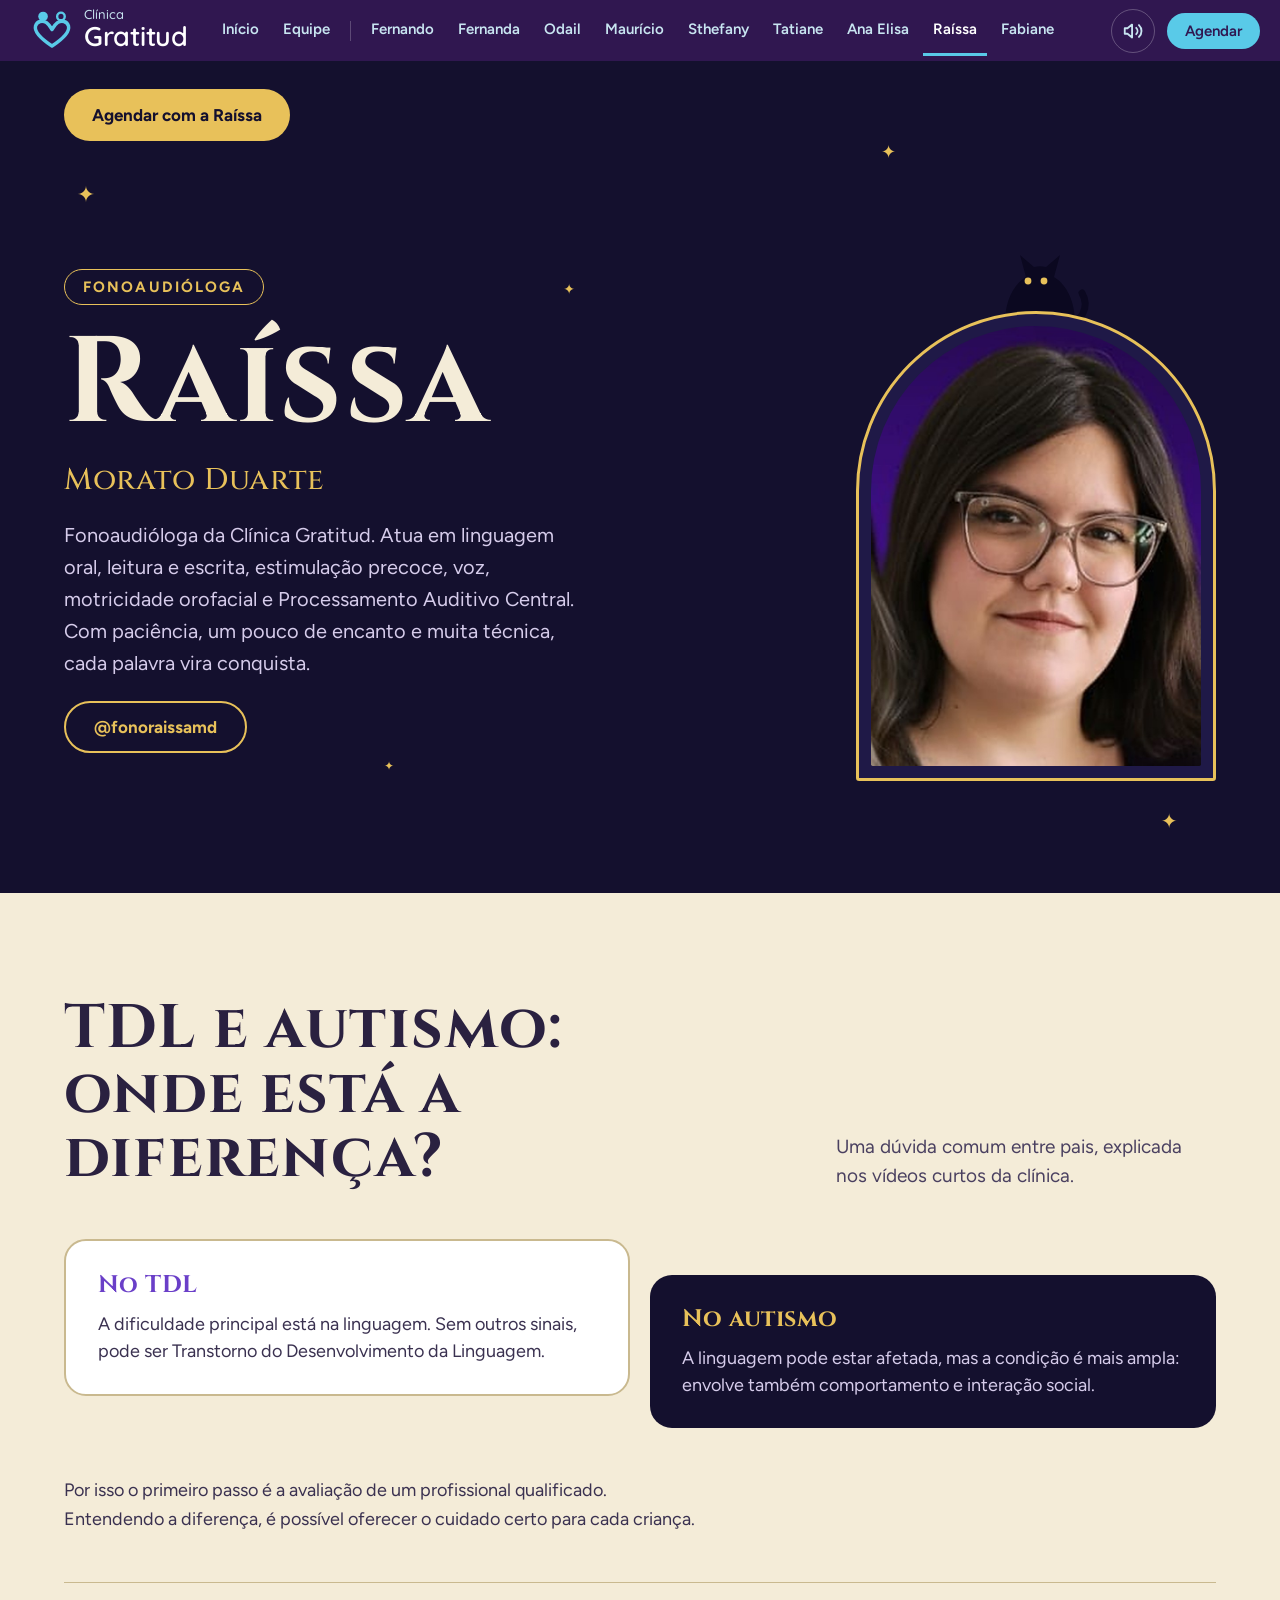
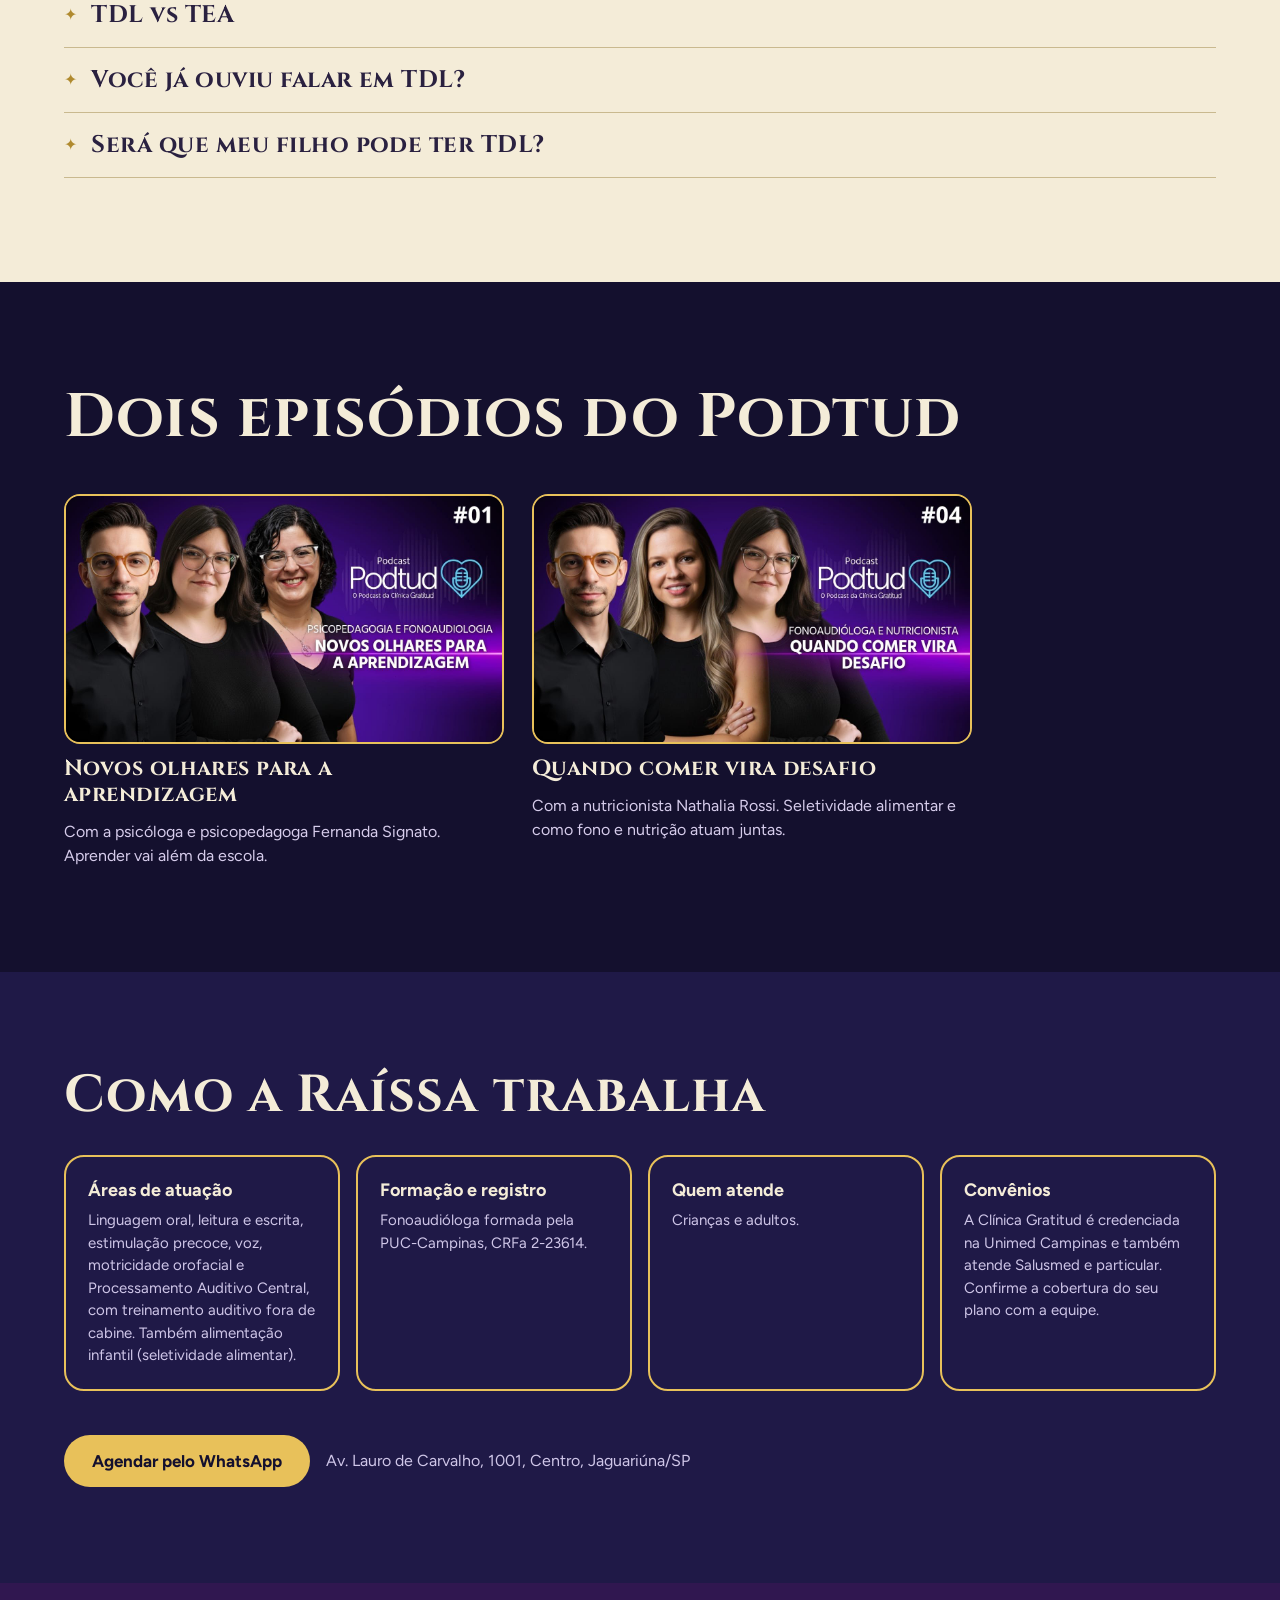
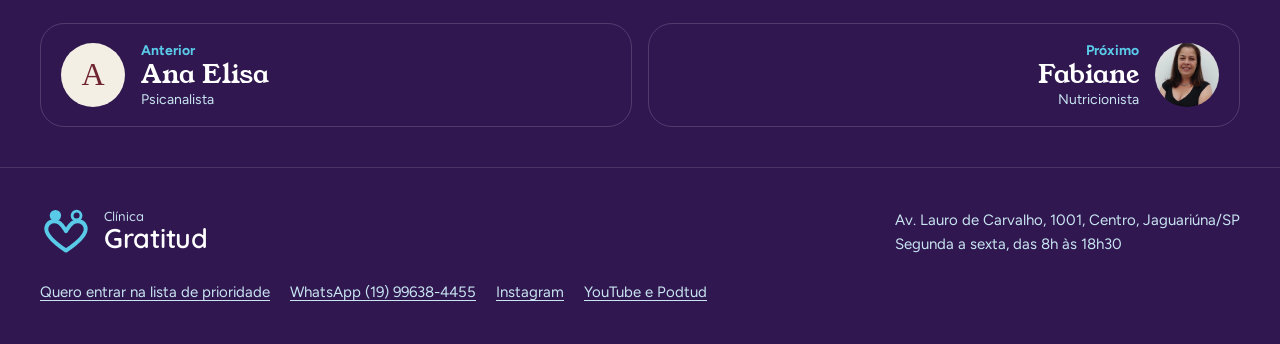
<file: raissa.html>
<!doctype html>
<html lang="pt-BR">
<head>
<meta charset="utf-8">
<meta name="viewport" content="width=device-width, initial-scale=1">
<meta name="robots" content="noindex, nofollow">
<title>Clínica Gratitud, Raíssa</title>
<link rel="preconnect" href="https://fonts.googleapis.com">
<link href="https://fonts.googleapis.com/css2?family=Cinzel:wght@500;700&family=Figtree:wght@400;600;700&family=Young+Serif&display=swap" rel="stylesheet">
<style>
body{margin:0;font-family:'Figtree',system-ui,sans-serif;color:#F4ECD8;background:#14102E}
a{color:inherit}
a:focus-visible{outline:3px solid #E8C15A;outline-offset:4px}
.cz{font-family:'Cinzel',Georgia,serif;font-weight:700;letter-spacing:0.02em}
.pill{display:inline-flex;align-items:center;gap:10px;min-height:52px;padding:0 28px;border-radius:999px;font-weight:700;font-size:17px;text-decoration:none;box-sizing:border-box;transition:background .2s,color .2s}
.pill-gold{background:#E8C15A;color:#14102E}.pill-gold:hover{background:#FFFFFF}
.pill-line{border:2px solid #E8C15A;color:#E8C15A}.pill-line:hover{background:#E8C15A;color:#14102E}
.star{position:absolute;color:#E8C15A;animation:tw 3s ease-in-out infinite}
@keyframes tw{0%,100%{opacity:.35;transform:scale(.8)}50%{opacity:1;transform:scale(1.15)}}
.win{position:relative;border:3px solid #E8C15A;border-radius:999px 999px 18px 18px;padding:12px;box-sizing:border-box;background:#1F1947}
.win img{width:100%;aspect-ratio:3/4;object-fit:cover;border-radius:999px 999px 10px 10px;display:block}
.tail{transform-origin:20px 90px;animation:sway 3.4s ease-in-out infinite}
@keyframes sway{0%,100%{transform:rotate(0)}50%{transform:rotate(12deg)}}
.parch{background:#F4ECD8;color:#2A2140}
.scroll{border-radius:22px;padding:28px 32px;box-sizing:border-box}
.ep{flex:1 1 280px;max-width:440px;display:flex;flex-direction:column;gap:12px;text-decoration:none}
.ep .th{aspect-ratio:16/9;border-radius:16px;overflow:hidden;border:2px solid #E8C15A}
.ep .th img{width:100%;height:100%;object-fit:cover;display:block;transition:transform .35s}
.ep:hover .th img{transform:scale(1.04)}
.short{display:flex;align-items:center;gap:14px;padding:16px 0;border-top:1px solid #C9B98F;text-decoration:none}
.short:last-child{border-bottom:1px solid #C9B98F}
.short:hover .st{color:#6A3FC8}
.todo{flex:1 1 260px;border:2px dashed #8B7BC4;border-radius:20px;padding:22px;box-sizing:border-box;display:flex;flex-direction:column;gap:8px}
.todo b{font-size:18px}
.todo span{font-size:15px;line-height:1.5;color:#CFC6E8}
.todo.feito{border:2px solid #E8C15A;background:#1F1947}
@media (prefers-reduced-motion: reduce){.star,.tail,.ep .th img{animation:none;transition:none}}
</style>
<!--nav:meta--><meta name="description" content="Raíssa, Fonoaudióloga na Clínica Gratitud."><link rel="icon" href="favicon.svg" type="image/svg+xml"><!--/nav:meta-->
</head>
<body>
<!--nav:menu--><link href="https://fonts.googleapis.com/css2?family=Quicksand:wght@500;600&display=swap" rel="stylesheet"><style>@view-transition{navigation:auto}::view-transition-old(root){animation:vt-out .28s ease both}::view-transition-new(root){animation:vt-in .42s cubic-bezier(.2,.8,.2,1) both}::view-transition-group(*){animation-duration:.5s;animation-timing-function:cubic-bezier(.2,.8,.2,1)}@keyframes vt-out{to{opacity:0;transform:translateY(-10px)}}@keyframes vt-in{from{opacity:0;transform:translateY(14px)}}@media (prefers-reduced-motion: reduce){::view-transition-group(*),::view-transition-old(root),::view-transition-new(root){animation:none}}img[src="fotos/fernando2.jpg"]{view-transition-name:foto-fernando}img[src="fotos/fernanda.jpg"]{view-transition-name:foto-fernanda}img[src="fotos/odail.jpg"]{view-transition-name:foto-odail}img[src="fotos/mauricio.jpg"]{view-transition-name:foto-mauricio}img[src="fotos/sthefany.jpg"]{view-transition-name:foto-sthefany}img[src="fotos/tatiane.jpg"]{view-transition-name:foto-tatiane}img[src="fotos/raissa.jpg"]{view-transition-name:foto-raissa}img[src="fotos/fabiane2.jpg"]{view-transition-name:foto-fabiane}.gnav{position:sticky;top:0;z-index:50;background:#301750;font:600 15px 'Figtree',system-ui,sans-serif;view-transition-name:menu}.gnav-in{max-width:1240px;margin:0 auto;padding:0 16px;display:flex;align-items:center;gap:4px;overflow-x:auto;white-space:nowrap;scrollbar-width:none}.gnav-in::-webkit-scrollbar{display:none}.gnav a{color:#C8E5F1;text-decoration:none;padding:15px 10px;display:inline-flex;align-items:center;gap:8px;border-bottom:3px solid transparent}.gnav a:hover{color:#FFFFFF}.gnav a[aria-current=page]{color:#FFFFFF;border-bottom-color:#59CAE8}.gnav .marca{color:#FFFFFF;margin-right:10px;gap:10px;padding:8px 10px}.gnav .marca svg{width:44px;height:39px;flex:none}.mw{display:flex;flex-direction:column;line-height:1;font-family:'Quicksand',system-ui,sans-serif}.mw small{font-size:13px;font-weight:500;color:#C8E5F1;margin-bottom:2px}.mw b{font-size:27px;font-weight:600;letter-spacing:-.01em}.gnav .sep{width:1px;height:20px;background:rgba(255,255,255,.22);flex:none;margin:0 6px}.gnav .cta{margin-left:auto;background:#59CAE8;color:#301750;border-radius:999px;padding:9px 18px;border:0}.gnav .cta:hover{background:#FFFFFF;color:#000}.gnav a:focus-visible,.corr a:focus-visible,.rod a:focus-visible{outline:3px solid #59CAE8;outline-offset:-3px}.gnav .cta:focus-visible{outline-color:#FFFFFF;outline-offset:2px}.som{margin-left:auto;width:44px;height:44px;border-radius:50%;border:1px solid rgba(255,255,255,.25);background:transparent;color:#C8E5F1;display:inline-flex;align-items:center;justify-content:center;cursor:pointer;flex:none}.som:hover{color:#FFFFFF;border-color:#59CAE8}.som:focus-visible{outline:3px solid #FFFFFF;outline-offset:2px}.som[data-on='0'] .onda{display:none}.som[data-on='1'] .x{display:none}.som+.cta{margin-left:8px}html{scroll-padding-top:64px}.skip{position:absolute;left:-9999px;top:8px;z-index:100;background:#FFFFFF;color:#301750;padding:10px 16px;border-radius:8px;font:700 15px system-ui,sans-serif}.skip:focus{left:16px}@media (max-width:640px){.gnav-in{flex-wrap:wrap;overflow:visible;white-space:normal;padding:4px 12px}.gnav a{padding:10px 8px}.gnav .marca{width:100%}.gnav .sep{display:none}.gnav .cta{margin:6px 0 8px}}header>a[href='index.html']:first-child{display:none!important}header:has(>a[href='index.html']:first-child){justify-content:flex-end}</style><a class="skip" href="#conteudo">Pular para o conteúdo</a><nav class="gnav" aria-label="Páginas do site"><div class="gnav-in"><a class="marca" href="index.html" aria-label="Clínica Gratitud, página inicial"><svg viewBox="0 0 64 56" aria-hidden="true" width="26" height="23" fill="none" stroke="#59CAE8" stroke-width="5" stroke-linecap="round" stroke-linejoin="round"><circle cx="19" cy="9" r="7" fill="#59CAE8" stroke="none"/><circle cx="45" cy="9" r="5.5" stroke-width="3.5"/><path d="M32 52C14 40 6 31 8 23c2-7 10-9 16-5 4 3 6 7 8 10 2-3 4-7 8-10 6-4 14-2 16 5 2 8-6 17-24 29z"/></svg><span class="mw"><small>Clínica</small> <b>Gratitud</b></span></a><a href="index.html">Início</a><a href="equipe.html">Equipe</a><span class="sep" aria-hidden="true"></span><a href="fernando.html">Fernando</a><a href="fernanda.html">Fernanda</a><a href="odail.html">Odail</a><a href="mauricio.html">Maurício</a><a href="sthefany.html">Sthefany</a><a href="tatiane.html">Tatiane</a><a href="ana-elisa.html">Ana Elisa</a><a href="raissa.html" aria-current="page">Raíssa</a><a href="fabiane.html">Fabiane</a><button class="som" type="button" aria-pressed="true" aria-label="Desligar som ambiente"><svg viewBox="0 0 24 24" width="22" height="22" fill="none" stroke="currentColor" stroke-width="2" stroke-linecap="round" stroke-linejoin="round" aria-hidden="true"><path d="M11 5 6 9H3v6h3l5 4z"/><path class="onda" d="M15.5 8.5a5 5 0 0 1 0 7M18.5 5.5a9 9 0 0 1 0 13"/><path class="x" d="m16 9 6 6m0-6-6 6"/></svg></button><a class="cta" href="https://wa.me/5519996384455?text=Ol%C3%A1!%20Gostaria%20de%20agendar%20um%20hor%C3%A1rio." target="_blank" rel="noopener">Agendar</a></div></nav><!--/nav:menu-->
<!--nav:main--><main id="conteudo"><!--/nav:main-->



<div style="width:100%;box-sizing:border-box;overflow:hidden">

<section id="topo" style="position:relative">
<span class="star" aria-hidden="true" style="top:120px;left:6%;font-size:22px">✦</span>
<span class="star" aria-hidden="true" style="top:220px;left:44%;font-size:14px;animation-delay:.6s">✦</span>
<span class="star" aria-hidden="true" style="top:80px;right:30%;font-size:18px;animation-delay:1.2s">✦</span>
<span class="star" aria-hidden="true" style="bottom:120px;left:30%;font-size:12px;animation-delay:1.8s">✦</span>
<span class="star" aria-hidden="true" style="bottom:60px;right:8%;font-size:20px;animation-delay:.9s">✦</span>
<div style="max-width:1200px;margin:0 auto;padding:0 24px;box-sizing:border-box;position:relative">
<header style="display:flex;flex-wrap:wrap;align-items:center;justify-content:space-between;gap:16px 32px;padding:28px 0">
<a href="index.html" style="display:flex;align-items:center;gap:12px;text-decoration:none">
<span style="width:26px;height:34px;background:#E8C15A;border-radius:999px 999px 0 0;display:block" aria-hidden="true"></span>
<span style="font-family:'Young Serif',Georgia,serif;font-size:28px;line-height:1">Gratitud</span>
</a>
<a class="pill pill-gold" href="https://wa.me/5519996384455?text=Ol%C3%A1!%20Gostaria%20de%20agendar%20com%20a%20Ra%C3%ADssa." target="_blank" rel="noopener">Agendar com a Raíssa</a>
</header>

<div style="display:flex;flex-wrap:wrap;align-items:center;gap:72px 80px;padding:72px 0 112px">
<div style="flex:1 1 460px;min-width:0;display:flex;flex-direction:column;gap:22px">
<span style="align-self:flex-start;border:1px solid #E8C15A;color:#E8C15A;font-weight:700;font-size:15px;letter-spacing:0.14em;text-transform:uppercase;padding:8px 18px;border-radius:999px">Fonoaudióloga</span>
<h1 class="cz" style="margin:0;font-size:clamp(64px,9.5vw,132px);line-height:0.95;color:#F4ECD8">Raíssa</h1>
<span class="cz" style="font-size:clamp(20px,2.4vw,30px);line-height:1.1;color:#E8C15A;font-weight:500">Morato Duarte</span>
<p style="margin:0;font-size:20px;line-height:1.6;color:#D6CCEB;max-width:520px">Fonoaudióloga da Clínica Gratitud. Atua em linguagem oral, leitura e escrita, estimulação precoce, voz, motricidade orofacial e Processamento Auditivo Central. Com paciência, um pouco de encanto e muita técnica, cada palavra vira conquista.</p>
<div><a class="pill pill-line" href="https://www.instagram.com/fonoraissamd" target="_blank" rel="noopener">@fonoraissamd</a></div>
</div>

<div style="flex:0 1 360px;width:100%;margin:0 auto;position:relative;padding-top:70px">
<svg aria-hidden="true" width="120" height="96" viewBox="0 0 120 96" style="position:absolute;top:0;left:50%;margin-left:-60px">
<path class="tail" d="M88 86c18-4 26-20 18-34" fill="none" stroke="#0B0820" stroke-width="7" stroke-linecap="round"/>
<path d="M30 92c-4-26 6-48 20-56l-6-22 14 12c4-1 8-1 12 0l14-12-6 22c14 8 24 30 20 56z" fill="#0B0820"/>
<circle cx="52" cy="40" r="3.4" fill="#E8C15A"/><circle cx="68" cy="40" r="3.4" fill="#E8C15A"/>
</svg>
<div class="win"><img src="fotos/raissa.jpg" alt="Raíssa Morato Duarte, fonoaudióloga"></div>
</div>
</div>
</div>
</section>

<section class="parch">
<div style="max-width:1200px;margin:0 auto;padding:104px 24px;box-sizing:border-box;display:flex;flex-direction:column;gap:48px">
<div style="display:flex;flex-wrap:wrap;align-items:flex-end;justify-content:space-between;gap:20px 48px">
<h2 class="cz" style="margin:0;font-size:clamp(34px,4.8vw,62px);line-height:1.05;max-width:640px">TDL e autismo: onde está a diferença?</h2>
<p style="margin:0;flex:0 1 380px;font-size:19px;line-height:1.55;color:#4A4060">Uma dúvida comum entre pais, explicada nos vídeos curtos da clínica.</p>
</div>
<div style="display:flex;flex-wrap:wrap;gap:20px;align-items:flex-start">
<div class="scroll" style="flex:1 1 320px;background:#FFFFFF;border:2px solid #C9B98F">
<b class="cz" style="font-size:24px;color:#6A3FC8">No TDL</b>
<p style="margin:10px 0 0;font-size:18px;line-height:1.55;color:#3A3150">A dificuldade principal está na linguagem. Sem outros sinais, pode ser Transtorno do Desenvolvimento da Linguagem.</p>
</div>
<div class="scroll" style="flex:1 1 320px;background:#14102E;color:#F4ECD8;margin-top:36px">
<b class="cz" style="font-size:24px;color:#E8C15A">No autismo</b>
<p style="margin:10px 0 0;font-size:18px;line-height:1.55;color:#D6CCEB">A linguagem pode estar afetada, mas a condição é mais ampla: envolve também comportamento e interação social.</p>
</div>
</div>
<p style="margin:0;font-size:18px;line-height:1.6;color:#3A3150;max-width:640px">Por isso o primeiro passo é a avaliação de um profissional qualificado. Entendendo a diferença, é possível oferecer o cuidado certo para cada criança.</p>
<div>
<a class="short" href="https://www.youtube.com/shorts/BlPkmrqreTs" target="_blank" rel="noopener"><span aria-hidden="true" style="color:#B08A2E">✦</span><span class="st cz" style="font-size:clamp(18px,2vw,24px)">TDL vs TEA</span></a>
<a class="short" href="https://www.youtube.com/shorts/_-KICRApp9o" target="_blank" rel="noopener"><span aria-hidden="true" style="color:#B08A2E">✦</span><span class="st cz" style="font-size:clamp(18px,2vw,24px)">Você já ouviu falar em TDL?</span></a>
<a class="short" href="https://www.youtube.com/shorts/4DeqxbiI90A" target="_blank" rel="noopener"><span aria-hidden="true" style="color:#B08A2E">✦</span><span class="st cz" style="font-size:clamp(18px,2vw,24px)">Será que meu filho pode ter TDL?</span></a>
</div>
</div>
</section>

<section>
<div style="max-width:1200px;margin:0 auto;padding:104px 24px;box-sizing:border-box;display:flex;flex-direction:column;gap:44px">
<h2 class="cz" style="margin:0;font-size:clamp(34px,4.8vw,62px);line-height:1.05">Dois episódios do Podtud</h2>
<div style="display:flex;flex-wrap:wrap;gap:40px 28px">
<a class="ep" href="https://www.youtube.com/watch?v=gaOH_AL_jcY" target="_blank" rel="noopener"><div class="th"><img src="capas/ep_gaOH_AL_jcY.jpg" alt="" loading="lazy"></div><b class="cz" style="font-size:22px;line-height:1.2">Novos olhares para a aprendizagem</b><span style="font-size:16px;line-height:1.5;color:#D6CCEB">Com a psicóloga e psicopedagoga Fernanda Signato. Aprender vai além da escola.</span></a>
<a class="ep" href="https://www.youtube.com/watch?v=o8SoRkSbmmk" target="_blank" rel="noopener"><div class="th"><img src="capas/ep_o8SoRkSbmmk.jpg" alt="" loading="lazy"></div><b class="cz" style="font-size:22px;line-height:1.2">Quando comer vira desafio</b><span style="font-size:16px;line-height:1.5;color:#D6CCEB">Com a nutricionista Nathalia Rossi. Seletividade alimentar e como fono e nutrição atuam juntas.</span></a>
</div>
</div>
</section>

<section style="background:#1F1947">
<div style="max-width:1200px;margin:0 auto;padding:96px 24px;box-sizing:border-box;display:flex;flex-direction:column;gap:32px">
<h2 class="cz" style="margin:0;font-size:clamp(32px,4.2vw,52px);line-height:1.05">Como a Raíssa trabalha</h2>
<div style="display:flex;flex-wrap:wrap;gap:16px">
<div class="todo feito"><b>Áreas de atuação</b><span>Linguagem oral, leitura e escrita, estimulação precoce, voz, motricidade orofacial e Processamento Auditivo Central, com treinamento auditivo fora de cabine. Também alimentação infantil (seletividade alimentar).</span></div>
<div class="todo feito"><b>Formação e registro</b><span>Fonoaudióloga formada pela PUC-Campinas, CRFa 2-23614.</span></div>
<div class="todo feito"><b>Quem atende</b><span>Crianças e adultos.</span></div>
<div class="todo feito"><b>Convênios</b><span>A Clínica Gratitud é credenciada na Unimed Campinas e também atende Salusmed e particular. Confirme a cobertura do seu plano com a equipe.</span></div>
</div>
<div style="padding-top:12px;display:flex;flex-wrap:wrap;gap:16px;align-items:center">
<a class="pill pill-gold" href="https://wa.me/5519996384455?text=Ol%C3%A1!%20Gostaria%20de%20agendar%20com%20a%20Ra%C3%ADssa." target="_blank" rel="noopener">Agendar pelo WhatsApp</a>
<span style="color:#CFC6E8;font-size:16px">Av. Lauro de Carvalho, 1001, Centro, Jaguariúna/SP</span>
</div>
</div>
</section>

</div>

<!--nav:fimmain--></main><!--/nav:fimmain-->
<!--nav:corredor--><style>.corr{background:#301750;padding:40px 16px}.corr-in{max-width:1200px;margin:0 auto;display:grid;grid-template-columns:1fr 1fr;gap:16px}.corr a{display:flex;align-items:center;gap:16px;text-decoration:none;color:#C8E5F1;padding:18px 20px;border-radius:24px;border:1px solid rgba(255,255,255,.16);transition:background .25s,border-color .25s}.corr a:hover{background:rgba(255,255,255,.06);border-color:#59CAE8}.corr small{font-size:14px;color:#59CAE8;font-weight:700}.corr b{font-family:'Young Serif',Georgia,serif;font-weight:400;font-size:26px;color:#FFFFFF;line-height:1.1}.corr span span{font-size:14px}@media (max-width:640px){.corr-in{grid-template-columns:1fr}.corr span span{display:none}}</style><nav class="corr" aria-label="Outros profissionais"><div class="corr-in"><a href="ana-elisa.html" rel="prev" style="justify-content:flex-start"><span aria-hidden="true" style="width:64px;height:64px;border-radius:50%;flex:none;display:flex;align-items:center;justify-content:center;background:#F4EFE4;color:#6E2433;font-family:'Libre Caslon Display',Georgia,serif;font-size:32px">A</span><span style="display:flex;flex-direction:column;gap:2px;text-align:left"><small>Anterior</small><b>Ana Elisa</b><span>Psicanalista</span></span></a><a href="fabiane.html" rel="next" style="justify-content:flex-end"><span style="display:flex;flex-direction:column;gap:2px;text-align:right"><small>Próximo</small><b>Fabiane</b><span>Nutricionista</span></span><img src="fotos/fabiane2.jpg" alt="" width="64" height="64" loading="lazy" style="width:64px;height:64px;border-radius:50%;object-fit:cover;object-position:center 20%;flex:none"></a></div></nav><script>addEventListener("keydown",function(e){var a=document.activeElement;if(e.altKey||e.ctrlKey||e.metaKey||e.shiftKey||e.defaultPrevented||/INPUT|TEXTAREA|SELECT/.test(a.tagName)||a.isContentEditable||a.closest("[data-car],.strip,button,[role=slider],video"))return;var r=e.key==="ArrowRight"?"next":e.key==="ArrowLeft"?"prev":null;if(!r)return;var a=document.querySelector('.corr a[rel="'+r+'"]');if(a)location.href=a.href;});</script><!--/nav:corredor-->
<!--nav:rodape--><style>.rod{background:#301750;color:#C8E5F1;border-top:1px solid rgba(255,255,255,.12);font:400 15px/1.6 'Figtree',system-ui,sans-serif}.rod-in{max-width:1200px;margin:0 auto;padding:40px 16px;display:flex;flex-wrap:wrap;gap:24px 48px;align-items:flex-start;justify-content:space-between}.rod a{color:#C8E5F1;text-decoration:underline;text-underline-offset:3px}.rod a:hover{color:#FFFFFF}.rod .lk{display:flex;flex-wrap:wrap;gap:8px 20px}.rod-marca svg{width:52px;height:46px}</style><footer class="rod"><div class="rod-in"><div class="rod-marca" style="display:flex;align-items:center;gap:12px;color:#FFFFFF"><svg viewBox="0 0 64 56" aria-hidden="true" width="26" height="23" fill="none" stroke="#59CAE8" stroke-width="5" stroke-linecap="round" stroke-linejoin="round"><circle cx="19" cy="9" r="7" fill="#59CAE8" stroke="none"/><circle cx="45" cy="9" r="5.5" stroke-width="3.5"/><path d="M32 52C14 40 6 31 8 23c2-7 10-9 16-5 4 3 6 7 8 10 2-3 4-7 8-10 6-4 14-2 16 5 2 8-6 17-24 29z"/></svg><span class="mw"><small>Clínica</small> <b>Gratitud</b></span></div><div><div>Av. Lauro de Carvalho, 1001, Centro, Jaguariúna/SP</div><div>Segunda a sexta, das 8h às 18h30</div></div><div class="lk"><a href="https://wa.me/5519996384455?text=Ol%C3%A1!%20Quero%20entrar%20na%20lista%20de%20prioridade%20da%20agenda%20da%20Cl%C3%ADnica%20Gratitud." target="_blank" rel="noopener">Quero entrar na lista de prioridade</a><a href="https://wa.me/5519996384455" target="_blank" rel="noopener">WhatsApp (19) 99638-4455</a><a href="https://www.instagram.com/clinica.gratitud/" target="_blank" rel="noopener">Instagram</a><a href="https://www.youtube.com/@clinicagratitud" target="_blank" rel="noopener">YouTube e Podtud</a></div></div></footer><!--/nav:rodape-->
<!--nav:som--><script>window.SOM_TEMA={"vol": 0.08, "corte": 1700, "drone": "E2", "pad": {"onda": "triangle", "dur": 9, "acordes": [["E3", "B3", "G4"], ["C3", "G3", "E4"], ["A2", "E3", "C4"], ["B2", "F#3", "D#4"]]}, "notas": {"onda": "sine", "sino": 2.76, "ordem": true, "lista": ["G5", "B5", "E6", "D6", "B5", "C6", "A5", "B5", "E5", "G5", "F#5", "D#5"], "passo": 480, "dens": 0.92, "decai": 2.4}};</script><script src="som.js" defer></script><!--/nav:som-->
</body>
</html>
</file>
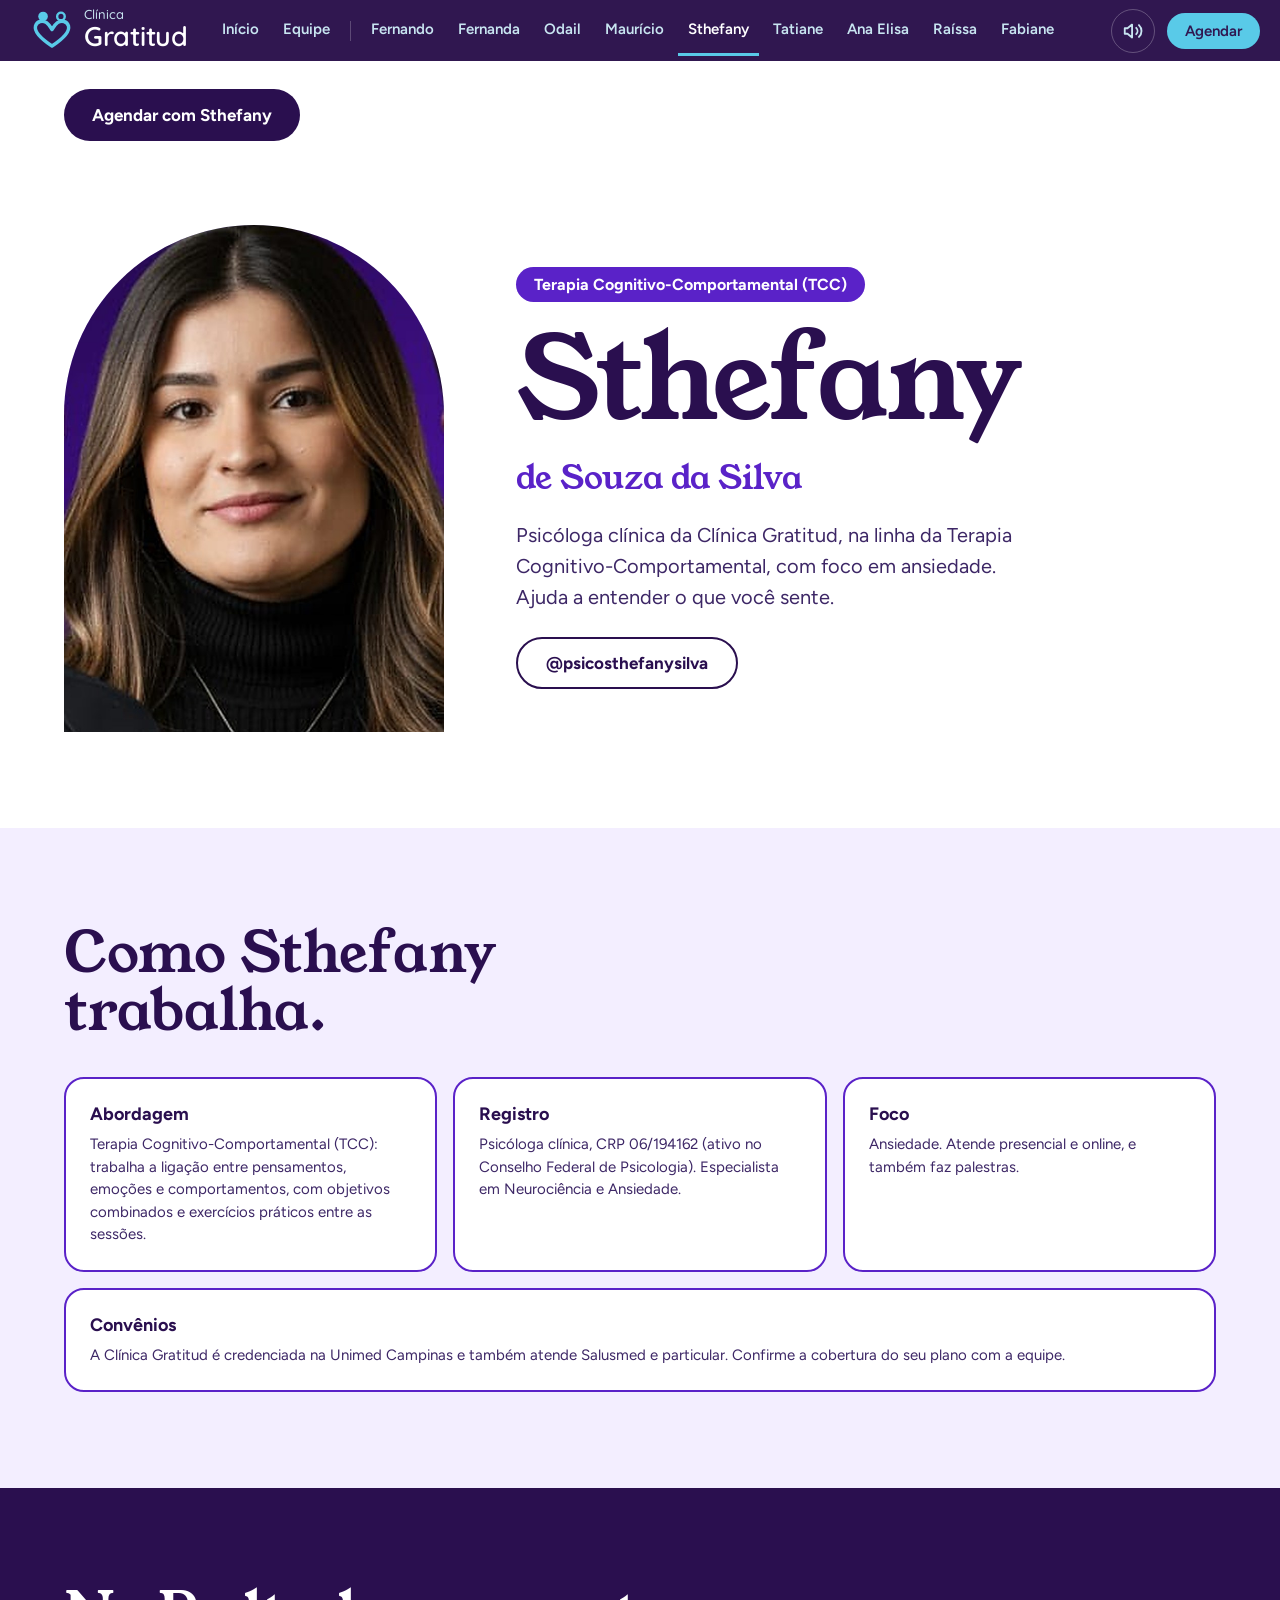
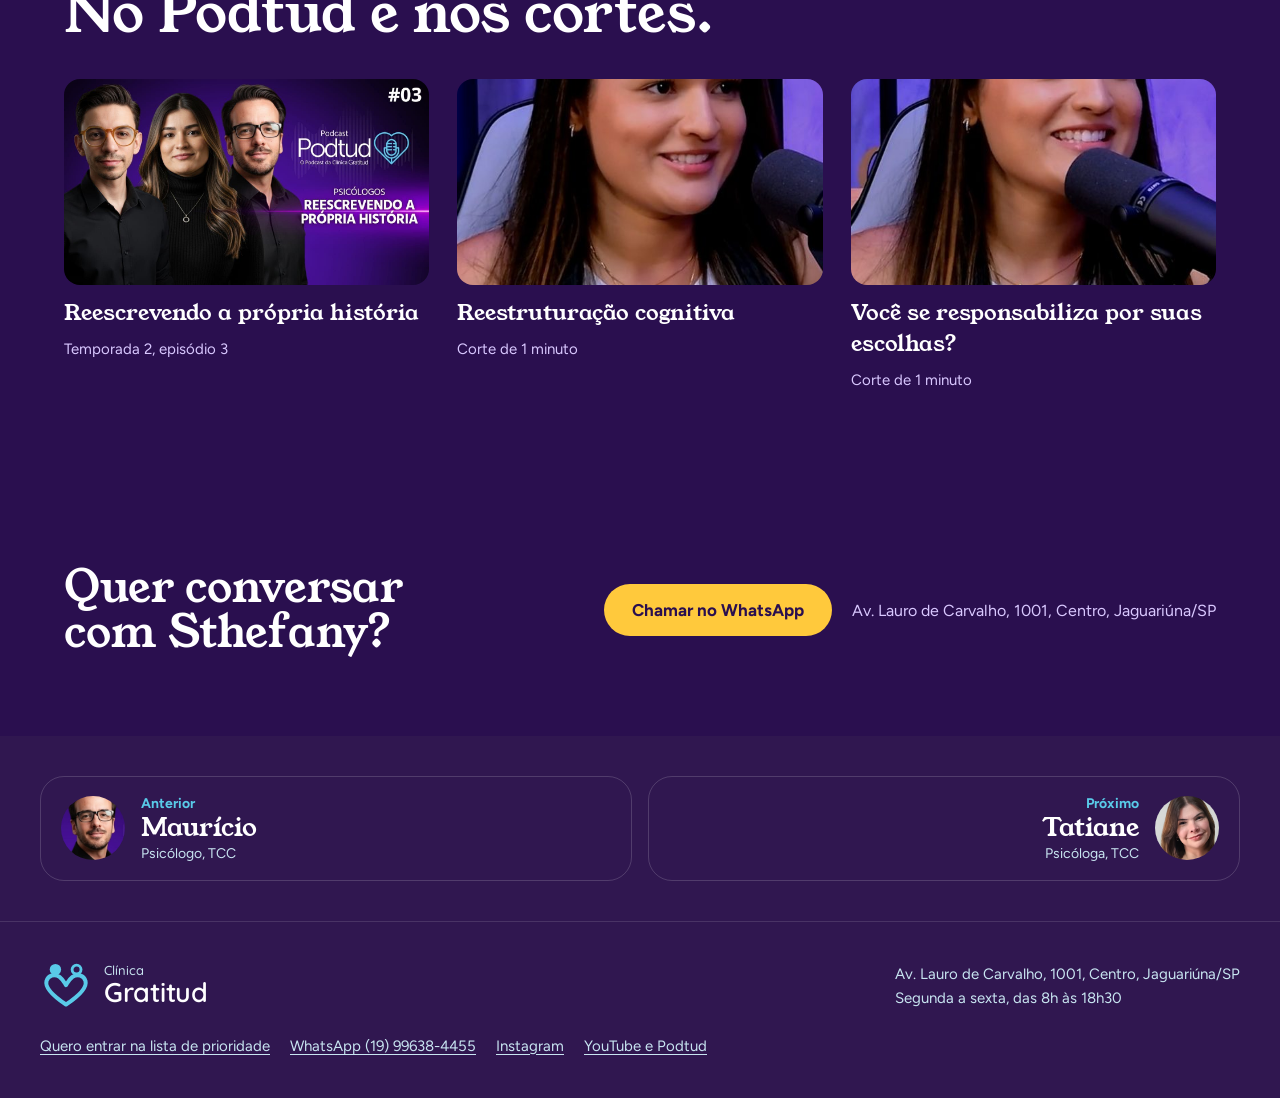
<file: sthefany.html>
<!doctype html>
<html lang="pt-BR">
<head>
<meta charset="utf-8">
<meta name="viewport" content="width=device-width, initial-scale=1">
<meta name="robots" content="noindex, nofollow">
<title>Clínica Gratitud, Sthefany</title>
<link rel="preconnect" href="https://fonts.googleapis.com">
<link href="https://fonts.googleapis.com/css2?family=Figtree:wght@400;600;700&family=Young+Serif&display=swap" rel="stylesheet">
<style>
body{margin:0;font-family:'Figtree',system-ui,sans-serif;color:#2A0F4F;background:#FFFFFF}
a{color:inherit}
a:focus-visible{outline:3px solid #5A22C8;outline-offset:4px}
.display{font-family:'Young Serif',Georgia,serif;font-weight:400}
.pill{display:inline-flex;align-items:center;gap:10px;min-height:52px;padding:0 28px;border-radius:999px;font-weight:700;font-size:17px;text-decoration:none;box-sizing:border-box;transition:background .2s,color .2s}
.pill-grape{background:#2A0F4F;color:#FFFFFF}.pill-grape:hover{background:#5A22C8}
.todo{flex:1 1 280px;border:2px dashed #5A22C8;border-radius:20px;padding:24px;box-sizing:border-box;display:flex;flex-direction:column;gap:8px;background:#F3EEFF}
.todo b{font-size:18px}
.todo span{font-size:15px;line-height:1.5;color:#3D2766}
.todo.feito{border-style:solid;background:#FFFFFF}
</style>
<!--nav:meta--><meta name="description" content="Sthefany, Psicóloga, TCC na Clínica Gratitud."><link rel="icon" href="favicon.svg" type="image/svg+xml"><!--/nav:meta-->
</head>
<body>
<!--nav:menu--><link href="https://fonts.googleapis.com/css2?family=Quicksand:wght@500;600&display=swap" rel="stylesheet"><style>@view-transition{navigation:auto}::view-transition-old(root){animation:vt-out .28s ease both}::view-transition-new(root){animation:vt-in .42s cubic-bezier(.2,.8,.2,1) both}::view-transition-group(*){animation-duration:.5s;animation-timing-function:cubic-bezier(.2,.8,.2,1)}@keyframes vt-out{to{opacity:0;transform:translateY(-10px)}}@keyframes vt-in{from{opacity:0;transform:translateY(14px)}}@media (prefers-reduced-motion: reduce){::view-transition-group(*),::view-transition-old(root),::view-transition-new(root){animation:none}}img[src="fotos/fernando2.jpg"]{view-transition-name:foto-fernando}img[src="fotos/fernanda.jpg"]{view-transition-name:foto-fernanda}img[src="fotos/odail.jpg"]{view-transition-name:foto-odail}img[src="fotos/mauricio.jpg"]{view-transition-name:foto-mauricio}img[src="fotos/sthefany.jpg"]{view-transition-name:foto-sthefany}img[src="fotos/tatiane.jpg"]{view-transition-name:foto-tatiane}img[src="fotos/raissa.jpg"]{view-transition-name:foto-raissa}img[src="fotos/fabiane2.jpg"]{view-transition-name:foto-fabiane}.gnav{position:sticky;top:0;z-index:50;background:#301750;font:600 15px 'Figtree',system-ui,sans-serif;view-transition-name:menu}.gnav-in{max-width:1240px;margin:0 auto;padding:0 16px;display:flex;align-items:center;gap:4px;overflow-x:auto;white-space:nowrap;scrollbar-width:none}.gnav-in::-webkit-scrollbar{display:none}.gnav a{color:#C8E5F1;text-decoration:none;padding:15px 10px;display:inline-flex;align-items:center;gap:8px;border-bottom:3px solid transparent}.gnav a:hover{color:#FFFFFF}.gnav a[aria-current=page]{color:#FFFFFF;border-bottom-color:#59CAE8}.gnav .marca{color:#FFFFFF;margin-right:10px;gap:10px;padding:8px 10px}.gnav .marca svg{width:44px;height:39px;flex:none}.mw{display:flex;flex-direction:column;line-height:1;font-family:'Quicksand',system-ui,sans-serif}.mw small{font-size:13px;font-weight:500;color:#C8E5F1;margin-bottom:2px}.mw b{font-size:27px;font-weight:600;letter-spacing:-.01em}.gnav .sep{width:1px;height:20px;background:rgba(255,255,255,.22);flex:none;margin:0 6px}.gnav .cta{margin-left:auto;background:#59CAE8;color:#301750;border-radius:999px;padding:9px 18px;border:0}.gnav .cta:hover{background:#FFFFFF;color:#000}.gnav a:focus-visible,.corr a:focus-visible,.rod a:focus-visible{outline:3px solid #59CAE8;outline-offset:-3px}.gnav .cta:focus-visible{outline-color:#FFFFFF;outline-offset:2px}.som{margin-left:auto;width:44px;height:44px;border-radius:50%;border:1px solid rgba(255,255,255,.25);background:transparent;color:#C8E5F1;display:inline-flex;align-items:center;justify-content:center;cursor:pointer;flex:none}.som:hover{color:#FFFFFF;border-color:#59CAE8}.som:focus-visible{outline:3px solid #FFFFFF;outline-offset:2px}.som[data-on='0'] .onda{display:none}.som[data-on='1'] .x{display:none}.som+.cta{margin-left:8px}html{scroll-padding-top:64px}.skip{position:absolute;left:-9999px;top:8px;z-index:100;background:#FFFFFF;color:#301750;padding:10px 16px;border-radius:8px;font:700 15px system-ui,sans-serif}.skip:focus{left:16px}@media (max-width:640px){.gnav-in{flex-wrap:wrap;overflow:visible;white-space:normal;padding:4px 12px}.gnav a{padding:10px 8px}.gnav .marca{width:100%}.gnav .sep{display:none}.gnav .cta{margin:6px 0 8px}}header>a[href='index.html']:first-child{display:none!important}header:has(>a[href='index.html']:first-child){justify-content:flex-end}</style><a class="skip" href="#conteudo">Pular para o conteúdo</a><nav class="gnav" aria-label="Páginas do site"><div class="gnav-in"><a class="marca" href="index.html" aria-label="Clínica Gratitud, página inicial"><svg viewBox="0 0 64 56" aria-hidden="true" width="26" height="23" fill="none" stroke="#59CAE8" stroke-width="5" stroke-linecap="round" stroke-linejoin="round"><circle cx="19" cy="9" r="7" fill="#59CAE8" stroke="none"/><circle cx="45" cy="9" r="5.5" stroke-width="3.5"/><path d="M32 52C14 40 6 31 8 23c2-7 10-9 16-5 4 3 6 7 8 10 2-3 4-7 8-10 6-4 14-2 16 5 2 8-6 17-24 29z"/></svg><span class="mw"><small>Clínica</small> <b>Gratitud</b></span></a><a href="index.html">Início</a><a href="equipe.html">Equipe</a><span class="sep" aria-hidden="true"></span><a href="fernando.html">Fernando</a><a href="fernanda.html">Fernanda</a><a href="odail.html">Odail</a><a href="mauricio.html">Maurício</a><a href="sthefany.html" aria-current="page">Sthefany</a><a href="tatiane.html">Tatiane</a><a href="ana-elisa.html">Ana Elisa</a><a href="raissa.html">Raíssa</a><a href="fabiane.html">Fabiane</a><button class="som" type="button" aria-pressed="true" aria-label="Desligar som ambiente"><svg viewBox="0 0 24 24" width="22" height="22" fill="none" stroke="currentColor" stroke-width="2" stroke-linecap="round" stroke-linejoin="round" aria-hidden="true"><path d="M11 5 6 9H3v6h3l5 4z"/><path class="onda" d="M15.5 8.5a5 5 0 0 1 0 7M18.5 5.5a9 9 0 0 1 0 13"/><path class="x" d="m16 9 6 6m0-6-6 6"/></svg></button><a class="cta" href="https://wa.me/5519996384455?text=Ol%C3%A1!%20Gostaria%20de%20agendar%20um%20hor%C3%A1rio." target="_blank" rel="noopener">Agendar</a></div></nav><!--/nav:menu-->
<!--nav:main--><main id="conteudo"><!--/nav:main-->



<div style="width:100%;box-sizing:border-box">
<div style="max-width:1200px;margin:0 auto;padding:0 24px;box-sizing:border-box">

<header style="display:flex;flex-wrap:wrap;align-items:center;justify-content:space-between;gap:16px 32px;padding:28px 0">
<a href="index.html" style="display:flex;align-items:center;gap:12px;text-decoration:none;color:#2A0F4F">
<span style="width:26px;height:34px;background:#5A22C8;border-radius:999px 999px 0 0;display:block" aria-hidden="true"></span>
<span class="display" style="font-size:28px;line-height:1">Gratitud</span>
</a>
<a class="pill pill-grape" href="https://wa.me/5519996384455?text=Ol%C3%A1!%20Gostaria%20de%20agendar%20com%20Sthefany." target="_blank" rel="noopener">Agendar com Sthefany</a>
</header>

<section id="topo" style="display:flex;flex-wrap:wrap;align-items:center;gap:48px 72px;padding:56px 0 96px">
<div style="flex:0 1 380px;width:100%;margin:0 auto">
<div style="width:100%;aspect-ratio:3/4;background:#D9C8FF;border-radius:999px 999px 0 0;overflow:hidden">
<img src="fotos/sthefany.jpg" alt="Sthefany de Souza da Silva, psicóloga" style="width:100%;height:100%;object-fit:cover;display:block">
</div>
</div>
<div style="flex:1 1 440px;display:flex;flex-direction:column;gap:24px;min-width:0">
<span style="align-self:flex-start;background:#5A22C8;color:#FFFFFF;font-weight:700;font-size:16px;padding:8px 18px;border-radius:999px">Terapia Cognitivo-Comportamental (TCC)</span>
<h1 class="display" style="margin:0;font-size:clamp(56px,9vw,128px);line-height:0.95;letter-spacing:-0.02em;color:#2A0F4F">Sthefany</h1>
<span class="display" style="font-size:clamp(22px,2.6vw,34px);line-height:1.1;color:#5A22C8">de Souza da Silva</span>
<p style="margin:0;font-size:20px;line-height:1.55;color:#3D2766;max-width:520px">Psicóloga clínica da Clínica Gratitud, na linha da Terapia Cognitivo-Comportamental, com foco em ansiedade. Ajuda a entender o que você sente.</p>
<div><a class="pill" href="https://www.instagram.com/psicosthefanysilva" target="_blank" rel="noopener" style="border:2px solid #2A0F4F;color:#2A0F4F">@psicosthefanysilva</a></div>
</div>
</section>

</div>

<section style="background:#F3EEFF">
<div style="max-width:1200px;margin:0 auto;padding:96px 24px;box-sizing:border-box;display:flex;flex-direction:column;gap:36px">
<h2 class="display" style="margin:0;font-size:clamp(34px,4.4vw,56px);line-height:1.05;color:#2A0F4F;max-width:620px">Como Sthefany trabalha.</h2>
<div style="display:flex;flex-wrap:wrap;gap:16px">
<div class="todo feito"><b>Abordagem</b><span>Terapia Cognitivo-Comportamental (TCC): trabalha a ligação entre pensamentos, emoções e comportamentos, com objetivos combinados e exercícios práticos entre as sessões.</span></div>
<div class="todo feito"><b>Registro</b><span>Psicóloga clínica, CRP 06/194162 (ativo no Conselho Federal de Psicologia). Especialista em Neurociência e Ansiedade.</span></div>
<div class="todo feito"><b>Foco</b><span>Ansiedade. Atende presencial e online, e também faz palestras.</span></div>
<div class="todo feito"><b>Convênios</b><span>A Clínica Gratitud é credenciada na Unimed Campinas e também atende Salusmed e particular. Confirme a cobertura do seu plano com a equipe.</span></div>
</div>
</div>
</section>

<section style="background:#2A0F4F">
<div style="max-width:1200px;margin:0 auto;padding:96px 24px;box-sizing:border-box;display:flex;flex-direction:column;gap:36px">
<h2 class="display" style="margin:0;font-size:clamp(34px,4.4vw,56px);line-height:1.05;color:#FFFFFF">No Podtud e nos cortes.</h2>
<div style="display:grid;grid-template-columns:repeat(auto-fit,minmax(260px,1fr));gap:28px">
<a href="https://www.youtube.com/watch?v=miaoVsojBrw" target="_blank" rel="noopener" style="display:flex;flex-direction:column;gap:12px;text-decoration:none;color:#FFFFFF"><img src="capas/ep_miaoVsojBrw.jpg" alt="" loading="lazy" style="width:100%;aspect-ratio:16/9;object-fit:cover;border-radius:16px"><b class="display" style="font-size:22px;font-weight:400">Reescrevendo a própria história</b><span style="color:#D9C8FF;font-size:15px">Temporada 2, episódio 3</span></a>
<a href="https://www.youtube.com/shorts/0BkvV9-HHI4" target="_blank" rel="noopener" style="display:flex;flex-direction:column;gap:12px;text-decoration:none;color:#FFFFFF"><img src="capas/sh_0BkvV9-HHI4.jpg" alt="" loading="lazy" style="width:100%;aspect-ratio:16/9;object-fit:cover;border-radius:16px"><b class="display" style="font-size:22px;font-weight:400">Reestruturação cognitiva</b><span style="color:#D9C8FF;font-size:15px">Corte de 1 minuto</span></a>
<a href="https://www.youtube.com/shorts/f5emrfGdW50" target="_blank" rel="noopener" style="display:flex;flex-direction:column;gap:12px;text-decoration:none;color:#FFFFFF"><img src="capas/sh_f5emrfGdW50.jpg" alt="" loading="lazy" style="width:100%;aspect-ratio:16/9;object-fit:cover;border-radius:16px"><b class="display" style="font-size:22px;font-weight:400">Você se responsabiliza por suas escolhas?</b><span style="color:#D9C8FF;font-size:15px">Corte de 1 minuto</span></a>
</div>
</div>
</section>

<section class="dark" style="background:#2A0F4F">
<div style="max-width:1200px;margin:0 auto;padding:80px 24px;box-sizing:border-box;display:flex;flex-wrap:wrap;align-items:center;justify-content:space-between;gap:24px 48px">
<span class="display" style="font-size:clamp(28px,3.4vw,44px);line-height:1.05;color:#FFFFFF;max-width:440px">Quer conversar com Sthefany?</span>
<div style="display:flex;flex-wrap:wrap;gap:20px;align-items:center">
<a class="pill" href="https://wa.me/5519996384455?text=Ol%C3%A1!%20Gostaria%20de%20agendar%20com%20Sthefany." target="_blank" rel="noopener" style="background:#FFC93C;color:#2A0F4F">Chamar no WhatsApp</a>
<span style="color:#D9C8FF;font-size:16px">Av. Lauro de Carvalho, 1001, Centro, Jaguariúna/SP</span>
</div>
</div>
</section>

</div>

<!--nav:fimmain--></main><!--/nav:fimmain-->
<!--nav:corredor--><style>.corr{background:#301750;padding:40px 16px}.corr-in{max-width:1200px;margin:0 auto;display:grid;grid-template-columns:1fr 1fr;gap:16px}.corr a{display:flex;align-items:center;gap:16px;text-decoration:none;color:#C8E5F1;padding:18px 20px;border-radius:24px;border:1px solid rgba(255,255,255,.16);transition:background .25s,border-color .25s}.corr a:hover{background:rgba(255,255,255,.06);border-color:#59CAE8}.corr small{font-size:14px;color:#59CAE8;font-weight:700}.corr b{font-family:'Young Serif',Georgia,serif;font-weight:400;font-size:26px;color:#FFFFFF;line-height:1.1}.corr span span{font-size:14px}@media (max-width:640px){.corr-in{grid-template-columns:1fr}.corr span span{display:none}}</style><nav class="corr" aria-label="Outros profissionais"><div class="corr-in"><a href="mauricio.html" rel="prev" style="justify-content:flex-start"><img src="fotos/mauricio.jpg" alt="" width="64" height="64" loading="lazy" style="width:64px;height:64px;border-radius:50%;object-fit:cover;object-position:center 20%;flex:none"><span style="display:flex;flex-direction:column;gap:2px;text-align:left"><small>Anterior</small><b>Maurício</b><span>Psicólogo, TCC</span></span></a><a href="tatiane.html" rel="next" style="justify-content:flex-end"><span style="display:flex;flex-direction:column;gap:2px;text-align:right"><small>Próximo</small><b>Tatiane</b><span>Psicóloga, TCC</span></span><img src="fotos/tatiane.jpg" alt="" width="64" height="64" loading="lazy" style="width:64px;height:64px;border-radius:50%;object-fit:cover;object-position:center 20%;flex:none"></a></div></nav><script>addEventListener("keydown",function(e){var a=document.activeElement;if(e.altKey||e.ctrlKey||e.metaKey||e.shiftKey||e.defaultPrevented||/INPUT|TEXTAREA|SELECT/.test(a.tagName)||a.isContentEditable||a.closest("[data-car],.strip,button,[role=slider],video"))return;var r=e.key==="ArrowRight"?"next":e.key==="ArrowLeft"?"prev":null;if(!r)return;var a=document.querySelector('.corr a[rel="'+r+'"]');if(a)location.href=a.href;});</script><!--/nav:corredor-->
<!--nav:rodape--><style>.rod{background:#301750;color:#C8E5F1;border-top:1px solid rgba(255,255,255,.12);font:400 15px/1.6 'Figtree',system-ui,sans-serif}.rod-in{max-width:1200px;margin:0 auto;padding:40px 16px;display:flex;flex-wrap:wrap;gap:24px 48px;align-items:flex-start;justify-content:space-between}.rod a{color:#C8E5F1;text-decoration:underline;text-underline-offset:3px}.rod a:hover{color:#FFFFFF}.rod .lk{display:flex;flex-wrap:wrap;gap:8px 20px}.rod-marca svg{width:52px;height:46px}</style><footer class="rod"><div class="rod-in"><div class="rod-marca" style="display:flex;align-items:center;gap:12px;color:#FFFFFF"><svg viewBox="0 0 64 56" aria-hidden="true" width="26" height="23" fill="none" stroke="#59CAE8" stroke-width="5" stroke-linecap="round" stroke-linejoin="round"><circle cx="19" cy="9" r="7" fill="#59CAE8" stroke="none"/><circle cx="45" cy="9" r="5.5" stroke-width="3.5"/><path d="M32 52C14 40 6 31 8 23c2-7 10-9 16-5 4 3 6 7 8 10 2-3 4-7 8-10 6-4 14-2 16 5 2 8-6 17-24 29z"/></svg><span class="mw"><small>Clínica</small> <b>Gratitud</b></span></div><div><div>Av. Lauro de Carvalho, 1001, Centro, Jaguariúna/SP</div><div>Segunda a sexta, das 8h às 18h30</div></div><div class="lk"><a href="https://wa.me/5519996384455?text=Ol%C3%A1!%20Quero%20entrar%20na%20lista%20de%20prioridade%20da%20agenda%20da%20Cl%C3%ADnica%20Gratitud." target="_blank" rel="noopener">Quero entrar na lista de prioridade</a><a href="https://wa.me/5519996384455" target="_blank" rel="noopener">WhatsApp (19) 99638-4455</a><a href="https://www.instagram.com/clinica.gratitud/" target="_blank" rel="noopener">Instagram</a><a href="https://www.youtube.com/@clinicagratitud" target="_blank" rel="noopener">YouTube e Podtud</a></div></div></footer><!--/nav:rodape-->
<!--nav:som--><script>window.SOM_TEMA={"vol": 0.1, "corte": 1300, "drone": "A2", "pad": {"onda": "sine", "dur": 8, "acordes": [["A2", "E3", "C#4", "E4"], ["F#2", "C#3", "A3", "E4"], ["D3", "A3", "F#4"], ["E3", "B3", "G#4"]]}, "notas": {"onda": "sine", "sino": 3, "lista": ["C#5", "E5", "A5", "B5"], "passo": 2000, "dens": 0.45, "decai": 3.5}, "espacial": true};</script><script src="som.js" defer></script><!--/nav:som-->
</body>
</html>
</file>
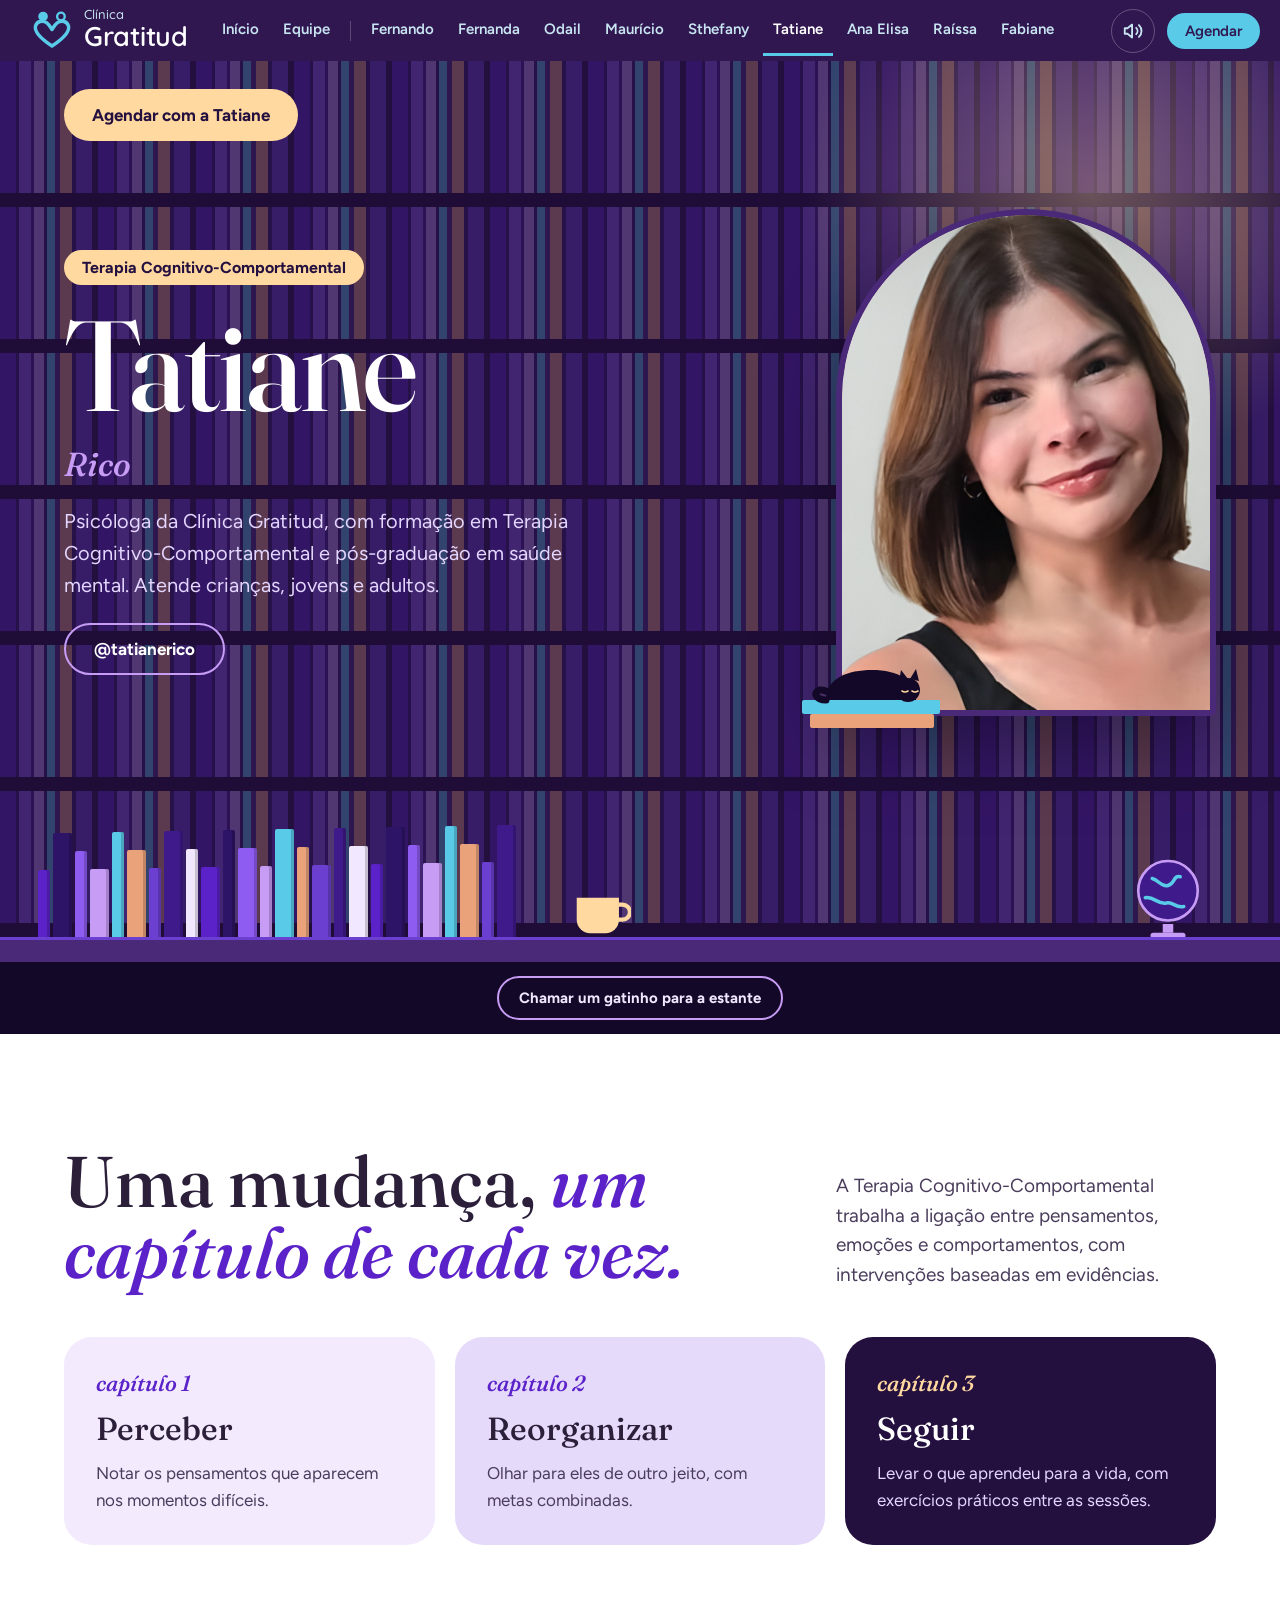
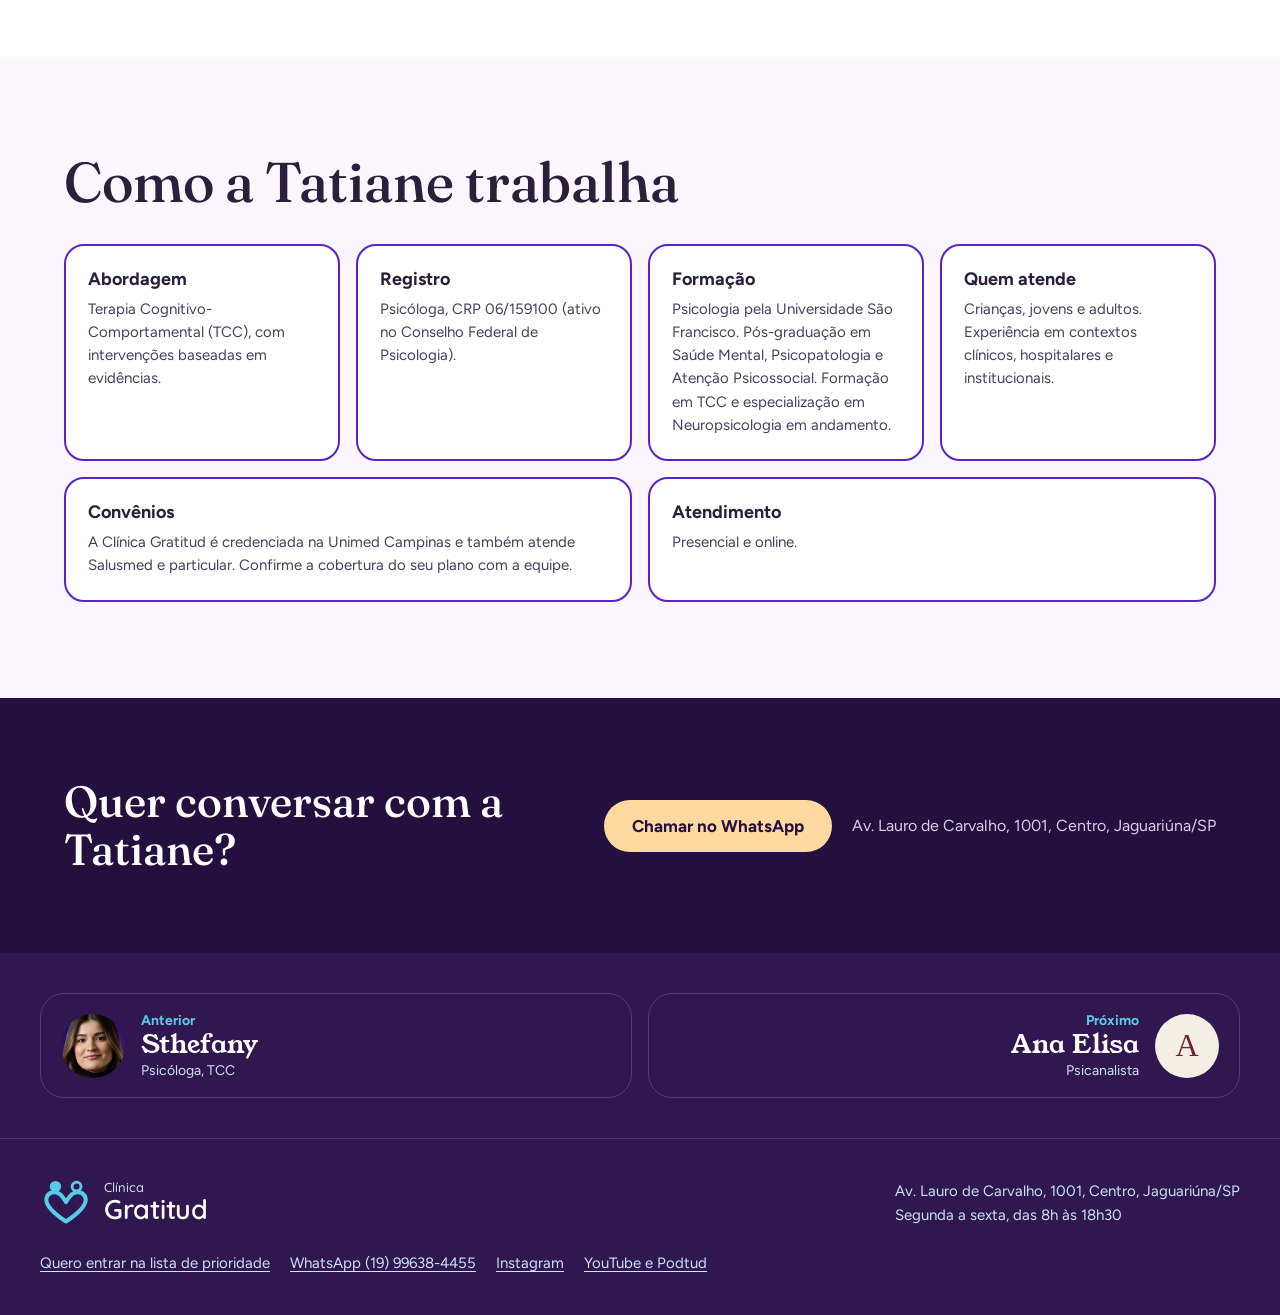
<file: tatiane.html>
<!doctype html>
<html lang="pt-BR">
<head>
<meta charset="utf-8">
<meta name="viewport" content="width=device-width, initial-scale=1">
<meta name="robots" content="noindex, nofollow">
<title>Clínica Gratitud, Tatiane</title>
<link rel="preconnect" href="https://fonts.googleapis.com">
<link href="https://fonts.googleapis.com/css2?family=Fraunces:ital,opsz,wght@0,9..144,500;1,9..144,500&family=Figtree:wght@400;600;700&family=Young+Serif&display=swap" rel="stylesheet">
<style>
body{margin:0;font-family:'Figtree',system-ui,sans-serif;color:#2B1F3A;background:#FBF6FF}
a{color:inherit}
a:focus-visible,button:focus-visible{outline:3px solid #59CAE8;outline-offset:4px}
.fr{font-family:'Fraunces',Georgia,serif;font-weight:500}
.pill{display:inline-flex;align-items:center;gap:10px;min-height:52px;padding:0 28px;border-radius:999px;font-weight:700;font-size:17px;text-decoration:none;box-sizing:border-box;transition:background .2s,color .2s}
.pill-luz{background:#FFD9A0;color:#24103F}.pill-luz:hover{background:#FFFFFF}
/* biblioteca */
.biblio{position:relative;background:#24103F;color:#FFFFFF;overflow:hidden}
.prateleiras{position:absolute;inset:0;opacity:.28;pointer-events:none;
 background:
  repeating-linear-gradient(180deg,transparent 0 132px,#140828 132px 146px),
  repeating-linear-gradient(90deg,#5A22C8 0 16px,#2E1466 16px 19px,#8E5CF0 19px 31px,#3E1A8A 31px 34px,#C79CF5 34px 44px,#2E1466 44px 47px,#59CAE8 47px 55px,#4A2A78 55px 60px,#E9A27A 60px 72px,#2E1466 72px 76px,#6B3FD0 76px 92px,#24103F 92px 98px)}
.luz{position:absolute;width:620px;height:620px;right:-120px;top:-180px;border-radius:50%;background:radial-gradient(circle,rgba(255,217,160,.35),rgba(255,217,160,0) 65%);pointer-events:none}
.arco{width:100%;aspect-ratio:3/4;border-radius:999px 999px 28px 28px;background:linear-gradient(#3E1A8A,#5A22C8);border:6px solid #4A2A78;box-shadow:0 0 0 2px #FFD9A0 inset,0 30px 80px rgba(0,0,0,.35);display:flex;flex-direction:column;align-items:center;justify-content:flex-end;gap:6px;padding-bottom:36px;box-sizing:border-box;overflow:hidden}
.estante{position:relative;height:190px;cursor:pointer}
.estante .tabua{position:absolute;left:0;right:0;bottom:0;height:22px;background:#4A2A78;border-top:3px solid #6B3FD0}
.livros{position:absolute;bottom:22px;display:flex;align-items:flex-end;gap:3px}
.livros i{display:block;width:var(--l);height:var(--a);background:var(--c);border-radius:2px 2px 0 0;box-shadow:inset -3px 0 0 rgba(0,0,0,.18)}
.gato{position:absolute;bottom:20px;left:-150px;width:120px;height:80px;pointer-events:none;animation:anda var(--t,16s) linear var(--d,0s) infinite}
.gato.vai{animation-iteration-count:1}
.gato.volta svg{transform:scaleX(-1)}
.gato.volta{animation-name:anda-volta}
@keyframes anda{from{left:-150px}to{left:100%}}
@keyframes anda-volta{from{left:100%}to{left:-150px}}
.gato .corpo{animation:sobe .5s ease-in-out infinite alternate}
.gato .p1{transform-box:fill-box;transform-origin:top center;animation:pe .5s ease-in-out infinite alternate}
.gato .p2{transform-box:fill-box;transform-origin:top center;animation:pe .5s ease-in-out -.5s infinite alternate}
.gato .cauda{transform-origin:24px 42px;animation:cauda 1.4s ease-in-out infinite alternate}
@keyframes pe{from{transform:rotate(22deg)}to{transform:rotate(-22deg)}}
@keyframes sobe{from{transform:translateY(0)}to{transform:translateY(-2px)}}
@keyframes cauda{from{transform:rotate(-14deg)}to{transform:rotate(16deg)}}
.dorme{animation:respira 3.2s ease-in-out infinite;transform-origin:bottom center}
@keyframes respira{0%,100%{transform:scaleY(1)}50%{transform:scaleY(1.05)}}
.vapor path{animation:vapor 2.8s ease-in-out infinite;opacity:0}
.vapor path:nth-child(2){animation-delay:.9s}.vapor path:nth-child(3){animation-delay:1.8s}
@keyframes vapor{0%{opacity:0;transform:translateY(6px)}40%{opacity:.8}100%{opacity:0;transform:translateY(-14px)}}
.chamar{background:transparent;border:2px solid #C79CF5;color:#F1E7FF;font:700 15px 'Figtree',system-ui,sans-serif;min-height:44px;padding:0 20px;border-radius:999px;cursor:pointer}
.chamar:hover{background:#3E1A8A}
.stage{flex:1 1 240px;border-radius:28px;padding:32px;box-sizing:border-box;display:flex;flex-direction:column;gap:14px}
.ficha{flex:1 1 260px;border:2px solid #5A22C8;border-radius:20px;padding:22px;box-sizing:border-box;display:flex;flex-direction:column;gap:8px;background:#FFFFFF}
.ficha b{font-size:18px}
.ficha span{font-size:15px;line-height:1.55;color:#4A3D5C}
@media (prefers-reduced-motion: reduce){.gato,.gato *,.dorme,.vapor path{animation:none!important}.gato{left:auto;right:12%}.vapor path{opacity:.6}}
</style>
<!--nav:meta--><meta name="description" content="Tatiane, Psicóloga, TCC na Clínica Gratitud."><link rel="icon" href="favicon.svg" type="image/svg+xml"><!--/nav:meta-->
</head>
<body>
<!--nav:menu--><link href="https://fonts.googleapis.com/css2?family=Quicksand:wght@500;600&display=swap" rel="stylesheet"><style>@view-transition{navigation:auto}::view-transition-old(root){animation:vt-out .28s ease both}::view-transition-new(root){animation:vt-in .42s cubic-bezier(.2,.8,.2,1) both}::view-transition-group(*){animation-duration:.5s;animation-timing-function:cubic-bezier(.2,.8,.2,1)}@keyframes vt-out{to{opacity:0;transform:translateY(-10px)}}@keyframes vt-in{from{opacity:0;transform:translateY(14px)}}@media (prefers-reduced-motion: reduce){::view-transition-group(*),::view-transition-old(root),::view-transition-new(root){animation:none}}img[src="fotos/fernando2.jpg"]{view-transition-name:foto-fernando}img[src="fotos/fernanda.jpg"]{view-transition-name:foto-fernanda}img[src="fotos/odail.jpg"]{view-transition-name:foto-odail}img[src="fotos/mauricio.jpg"]{view-transition-name:foto-mauricio}img[src="fotos/sthefany.jpg"]{view-transition-name:foto-sthefany}img[src="fotos/tatiane.jpg"]{view-transition-name:foto-tatiane}img[src="fotos/raissa.jpg"]{view-transition-name:foto-raissa}img[src="fotos/fabiane2.jpg"]{view-transition-name:foto-fabiane}.gnav{position:sticky;top:0;z-index:50;background:#301750;font:600 15px 'Figtree',system-ui,sans-serif;view-transition-name:menu}.gnav-in{max-width:1240px;margin:0 auto;padding:0 16px;display:flex;align-items:center;gap:4px;overflow-x:auto;white-space:nowrap;scrollbar-width:none}.gnav-in::-webkit-scrollbar{display:none}.gnav a{color:#C8E5F1;text-decoration:none;padding:15px 10px;display:inline-flex;align-items:center;gap:8px;border-bottom:3px solid transparent}.gnav a:hover{color:#FFFFFF}.gnav a[aria-current=page]{color:#FFFFFF;border-bottom-color:#59CAE8}.gnav .marca{color:#FFFFFF;margin-right:10px;gap:10px;padding:8px 10px}.gnav .marca svg{width:44px;height:39px;flex:none}.mw{display:flex;flex-direction:column;line-height:1;font-family:'Quicksand',system-ui,sans-serif}.mw small{font-size:13px;font-weight:500;color:#C8E5F1;margin-bottom:2px}.mw b{font-size:27px;font-weight:600;letter-spacing:-.01em}.gnav .sep{width:1px;height:20px;background:rgba(255,255,255,.22);flex:none;margin:0 6px}.gnav .cta{margin-left:auto;background:#59CAE8;color:#301750;border-radius:999px;padding:9px 18px;border:0}.gnav .cta:hover{background:#FFFFFF;color:#000}.gnav a:focus-visible,.corr a:focus-visible,.rod a:focus-visible{outline:3px solid #59CAE8;outline-offset:-3px}.gnav .cta:focus-visible{outline-color:#FFFFFF;outline-offset:2px}.som{margin-left:auto;width:44px;height:44px;border-radius:50%;border:1px solid rgba(255,255,255,.25);background:transparent;color:#C8E5F1;display:inline-flex;align-items:center;justify-content:center;cursor:pointer;flex:none}.som:hover{color:#FFFFFF;border-color:#59CAE8}.som:focus-visible{outline:3px solid #FFFFFF;outline-offset:2px}.som[data-on='0'] .onda{display:none}.som[data-on='1'] .x{display:none}.som+.cta{margin-left:8px}html{scroll-padding-top:64px}.skip{position:absolute;left:-9999px;top:8px;z-index:100;background:#FFFFFF;color:#301750;padding:10px 16px;border-radius:8px;font:700 15px system-ui,sans-serif}.skip:focus{left:16px}@media (max-width:640px){.gnav-in{flex-wrap:wrap;overflow:visible;white-space:normal;padding:4px 12px}.gnav a{padding:10px 8px}.gnav .marca{width:100%}.gnav .sep{display:none}.gnav .cta{margin:6px 0 8px}}header>a[href='index.html']:first-child{display:none!important}header:has(>a[href='index.html']:first-child){justify-content:flex-end}</style><a class="skip" href="#conteudo">Pular para o conteúdo</a><nav class="gnav" aria-label="Páginas do site"><div class="gnav-in"><a class="marca" href="index.html" aria-label="Clínica Gratitud, página inicial"><svg viewBox="0 0 64 56" aria-hidden="true" width="26" height="23" fill="none" stroke="#59CAE8" stroke-width="5" stroke-linecap="round" stroke-linejoin="round"><circle cx="19" cy="9" r="7" fill="#59CAE8" stroke="none"/><circle cx="45" cy="9" r="5.5" stroke-width="3.5"/><path d="M32 52C14 40 6 31 8 23c2-7 10-9 16-5 4 3 6 7 8 10 2-3 4-7 8-10 6-4 14-2 16 5 2 8-6 17-24 29z"/></svg><span class="mw"><small>Clínica</small> <b>Gratitud</b></span></a><a href="index.html">Início</a><a href="equipe.html">Equipe</a><span class="sep" aria-hidden="true"></span><a href="fernando.html">Fernando</a><a href="fernanda.html">Fernanda</a><a href="odail.html">Odail</a><a href="mauricio.html">Maurício</a><a href="sthefany.html">Sthefany</a><a href="tatiane.html" aria-current="page">Tatiane</a><a href="ana-elisa.html">Ana Elisa</a><a href="raissa.html">Raíssa</a><a href="fabiane.html">Fabiane</a><button class="som" type="button" aria-pressed="true" aria-label="Desligar som ambiente"><svg viewBox="0 0 24 24" width="22" height="22" fill="none" stroke="currentColor" stroke-width="2" stroke-linecap="round" stroke-linejoin="round" aria-hidden="true"><path d="M11 5 6 9H3v6h3l5 4z"/><path class="onda" d="M15.5 8.5a5 5 0 0 1 0 7M18.5 5.5a9 9 0 0 1 0 13"/><path class="x" d="m16 9 6 6m0-6-6 6"/></svg></button><a class="cta" href="https://wa.me/5519996384455?text=Ol%C3%A1!%20Gostaria%20de%20agendar%20um%20hor%C3%A1rio." target="_blank" rel="noopener">Agendar</a></div></nav><!--/nav:menu-->
<!--nav:main--><main id="conteudo"><!--/nav:main-->

<svg width="0" height="0" style="position:absolute" aria-hidden="true">
<symbol id="gato" viewBox="0 0 120 80">
<g class="corpo">
<path class="cauda" d="M26 42C10 38 4 22 14 10" fill="none" stroke="currentColor" stroke-width="7" stroke-linecap="round"/>
<rect class="p1" x="34" y="50" width="7" height="22" rx="3.5" fill="currentColor"/>
<rect class="p2" x="46" y="50" width="7" height="22" rx="3.5" fill="currentColor"/>
<rect class="p2" x="70" y="50" width="7" height="22" rx="3.5" fill="currentColor"/>
<rect class="p1" x="82" y="50" width="7" height="22" rx="3.5" fill="currentColor"/>
<ellipse cx="60" cy="45" rx="34" ry="15" fill="currentColor"/>
<circle cx="96" cy="32" r="14" fill="currentColor"/>
<path d="M86 24l3-15 8 11zM98 20l7-12 3 15z" fill="currentColor"/>
<circle cx="101" cy="30" r="2.2" fill="#FFD9A0"/>
</g>
</symbol>
</svg>

<div style="width:100%;box-sizing:border-box;overflow:hidden">

<section id="topo" class="biblio">
<div class="prateleiras" aria-hidden="true"></div>
<div class="luz" aria-hidden="true"></div>
<div style="position:relative;max-width:1200px;margin:0 auto;padding:0 24px;box-sizing:border-box">
<header style="display:flex;flex-wrap:wrap;align-items:center;justify-content:space-between;gap:16px 32px;padding:28px 0">
<a href="index.html" style="display:flex;align-items:center;gap:12px;text-decoration:none">
<span style="width:26px;height:34px;background:#FFD9A0;border-radius:999px 999px 0 0;display:block" aria-hidden="true"></span>
<span style="font-family:'Young Serif',Georgia,serif;font-size:28px;line-height:1">Gratitud</span>
</a>
<a class="pill pill-luz" href="https://wa.me/5519996384455?text=Ol%C3%A1!%20Gostaria%20de%20agendar%20com%20a%20Tatiane." target="_blank" rel="noopener">Agendar com a Tatiane</a>
</header>

<div style="display:flex;flex-wrap:wrap;align-items:center;gap:56px 80px;padding:40px 0 56px">
<div style="flex:1 1 460px;min-width:0;display:flex;flex-direction:column;gap:22px">
<span style="align-self:flex-start;background:#FFD9A0;color:#24103F;font-weight:700;font-size:16px;padding:8px 18px;border-radius:999px">Terapia Cognitivo-Comportamental</span>
<h1 class="fr" style="margin:0;font-size:clamp(68px,10vw,140px);line-height:0.92;letter-spacing:-0.02em">Tatiane</h1>
<span class="fr" style="font-size:clamp(22px,2.6vw,34px);line-height:1.1;font-style:italic;color:#C79CF5">Rico</span>
<p style="margin:0;font-size:20px;line-height:1.6;color:#E4D6FF;max-width:520px">Psicóloga da Clínica Gratitud, com formação em Terapia Cognitivo-Comportamental e pós-graduação em saúde mental. Atende crianças, jovens e adultos.</p>
<div><a class="pill" href="https://www.instagram.com/tatianerico" target="_blank" rel="noopener" style="border:2px solid #C79CF5;color:#FFFFFF">@tatianerico</a></div>
</div>

<div style="flex:0 1 380px;width:100%;margin:0 auto;position:relative">
<div class="arco" style="padding:0">
<img src="fotos/tatiane.jpg" alt="Foto de Tatiane Rico, psicóloga" width="750" height="1000" style="width:100%;height:100%;object-fit:cover;object-position:center 30%;display:block">
</div>
<svg class="dorme" aria-hidden="true" width="150" height="70" viewBox="0 0 150 70" style="position:absolute;left:-40px;bottom:-14px">
<rect x="6" y="40" width="138" height="14" rx="2" fill="#59CAE8"/><rect x="14" y="54" width="124" height="14" rx="2" fill="#E9A27A"/>
<path d="M30 40c0-22 22-30 46-30 26 0 44 10 44 30z" fill="#140828"/>
<circle cx="112" cy="30" r="12" fill="#140828"/><path d="M103 22l2-12 7 9zM114 19l6-10 3 12z" fill="#140828"/>
<path d="M106 31q3 2 6 0M116 31q3 2 6 0" stroke="#FFD9A0" stroke-width="1.6" fill="none" stroke-linecap="round"/>
<path d="M30 40c-10 0-14-8-6-10 6-1 10 4 14 4" fill="none" stroke="#140828" stroke-width="7" stroke-linecap="round"/>
</svg>
</div>
</div>
</div>

<div class="estante" id="estante" aria-hidden="true">
<div class="livros" id="livros" style="left:3%"></div>
<svg viewBox="0 0 80 90" width="68" height="76" style="position:absolute;bottom:22px;left:44%">
<g class="vapor" fill="none" stroke="#E4D6FF" stroke-width="3" stroke-linecap="round"><path d="M28 30c-6-8 6-12 0-22"/><path d="M40 30c-6-8 6-12 0-22"/><path d="M52 30c-6-8 6-12 0-22"/></g>
<path d="M16 40h50v26a16 16 0 0 1-16 16H32a16 16 0 0 1-16-16z" fill="#FFD9A0"/><path d="M66 48h4a9 9 0 0 1 0 18h-5" fill="none" stroke="#FFD9A0" stroke-width="5"/>
</svg>
<svg viewBox="0 0 80 100" width="70" height="88" style="position:absolute;bottom:22px;right:6%">
<rect x="34" y="82" width="12" height="10" fill="#C79CF5"/><rect x="20" y="92" width="40" height="6" rx="3" fill="#C79CF5"/>
<circle cx="40" cy="44" r="34" fill="#3E1A8A" stroke="#C79CF5" stroke-width="3"/>
<path d="M22 30c8 2 10 10 18 8s6-12 14-10M14 52c10-2 14 8 24 6 8-2 10 6 20 4" fill="none" stroke="#59CAE8" stroke-width="4" stroke-linecap="round"/>
</svg>
<div class="gato" style="--t:19s;--d:-4s;color:#140828"><svg viewBox="0 0 120 80" width="120" height="80"><use href="#gato"/></svg></div>
<div class="gato volta" style="--t:24s;--d:-15s;color:#E9A27A;width:96px"><svg viewBox="0 0 120 80" width="96" height="64"><use href="#gato"/></svg></div>
<div class="tabua"></div>
</div>
<div style="position:relative;background:#140828;padding:14px 24px;display:flex;justify-content:center">
<button class="chamar" type="button" id="chamar">Chamar um gatinho para a estante</button>
</div>
</section>

<section style="background:#FFFFFF">
<div style="max-width:1200px;margin:0 auto;padding:112px 24px;box-sizing:border-box;display:flex;flex-direction:column;gap:48px">
<div style="display:flex;flex-wrap:wrap;align-items:flex-end;justify-content:space-between;gap:20px 48px">
<h2 class="fr" style="margin:0;font-size:clamp(42px,5.6vw,76px);line-height:1;max-width:640px">Uma mudança, <em style="color:#5A22C8">um capítulo de cada vez.</em></h2>
<p style="margin:0;flex:0 1 380px;font-size:19px;line-height:1.55;color:#4A3D5C">A Terapia Cognitivo-Comportamental trabalha a ligação entre pensamentos, emoções e comportamentos, com intervenções baseadas em evidências.</p>
</div>
<div style="display:flex;flex-wrap:wrap;gap:20px">
<div class="stage" style="background:#F3EAFE"><span class="fr" style="font-size:22px;color:#5A22C8;font-style:italic">capítulo 1</span><b class="fr" style="font-size:32px;line-height:1.1">Perceber</b><span style="font-size:17px;line-height:1.55;color:#4A3D5C">Notar os pensamentos que aparecem nos momentos difíceis.</span></div>
<div class="stage" style="background:#E6DAFB"><span class="fr" style="font-size:22px;color:#5A22C8;font-style:italic">capítulo 2</span><b class="fr" style="font-size:32px;line-height:1.1">Reorganizar</b><span style="font-size:17px;line-height:1.55;color:#4A3D5C">Olhar para eles de outro jeito, com metas combinadas.</span></div>
<div class="stage" style="background:#24103F;color:#FFFFFF"><span class="fr" style="font-size:22px;color:#FFD9A0;font-style:italic">capítulo 3</span><b class="fr" style="font-size:32px;line-height:1.1">Seguir</b><span style="font-size:17px;line-height:1.55;color:#E4D6FF">Levar o que aprendeu para a vida, com exercícios práticos entre as sessões.</span></div>
</div>
</div>
</section>

<section>
<div style="max-width:1200px;margin:0 auto;padding:96px 24px;box-sizing:border-box;display:flex;flex-direction:column;gap:32px">
<h2 class="fr" style="margin:0;font-size:clamp(36px,4.4vw,56px);line-height:1.05">Como a Tatiane trabalha</h2>
<div style="display:flex;flex-wrap:wrap;gap:16px">
<div class="ficha"><b>Abordagem</b><span>Terapia Cognitivo-Comportamental (TCC), com intervenções baseadas em evidências.</span></div>
<div class="ficha"><b>Registro</b><span>Psicóloga, CRP 06/159100 (ativo no Conselho Federal de Psicologia).</span></div>
<div class="ficha"><b>Formação</b><span>Psicologia pela Universidade São Francisco. Pós-graduação em Saúde Mental, Psicopatologia e Atenção Psicossocial. Formação em TCC e especialização em Neuropsicologia em andamento.</span></div>
<div class="ficha"><b>Quem atende</b><span>Crianças, jovens e adultos. Experiência em contextos clínicos, hospitalares e institucionais.</span></div>
<div class="ficha"><b>Convênios</b><span>A Clínica Gratitud é credenciada na Unimed Campinas e também atende Salusmed e particular. Confirme a cobertura do seu plano com a equipe.</span></div>
<div class="ficha"><b>Atendimento</b><span>Presencial e online.</span></div>
</div>
</div>
</section>

<section style="background:#24103F;color:#FFFFFF">
<div style="max-width:1200px;margin:0 auto;padding:80px 24px;box-sizing:border-box;display:flex;flex-wrap:wrap;align-items:center;justify-content:space-between;gap:24px 48px">
<span class="fr" style="font-size:clamp(28px,3.4vw,44px);line-height:1.1;max-width:460px">Quer conversar com a Tatiane?</span>
<div style="display:flex;flex-wrap:wrap;gap:20px;align-items:center">
<a class="pill pill-luz" href="https://wa.me/5519996384455?text=Ol%C3%A1!%20Gostaria%20de%20agendar%20com%20a%20Tatiane." target="_blank" rel="noopener">Chamar no WhatsApp</a>
<span style="color:#D9CDEA;font-size:16px">Av. Lauro de Carvalho, 1001, Centro, Jaguariúna/SP</span>
</div>
</div>
</section>

</div>

<script>
(function(){
  var cores=['#5A22C8','#2E1466','#8E5CF0','#C79CF5','#59CAE8','#E9A27A','#6B3FD0','#3E1A8A','#F1E7FF'];
  var L=document.getElementById('livros'),h='';
  for(var i=0;i<26;i++){h+='<i style="--l:'+(12+(i*7)%14)+'px;--a:'+(70+(i*37)%55)+'px;--c:'+cores[i%cores.length]+'"></i>';}
  L.innerHTML=h;
  var E=document.getElementById('estante'),pelos=['#140828','#E9A27A','#F1E7FF','#8A7BA8','#3B2A55'];
  if(matchMedia('(prefers-reduced-motion: reduce)').matches)return;
  function gato(){
    if(E.querySelectorAll('.gato.vai').length>=6)return;
    var g=document.createElement('div'),volta=Math.random()<.5,w=Math.round(80+Math.random()*44);
    g.className='gato vai'+(volta?' volta':'');
    g.style.cssText='--t:'+(7+Math.random()*6).toFixed(1)+'s;color:'+pelos[Math.floor(Math.random()*pelos.length)]+';width:'+w+'px';
    g.innerHTML='<svg viewBox="0 0 120 80" width="'+w+'" height="'+Math.round(w*2/3)+'"><use href="#gato"/></svg>';
    g.addEventListener('animationend',function(e){if(e.target===g)g.remove();});
    E.insertBefore(g,E.querySelector('.tabua'));
  }
  E.addEventListener('click',gato);
  document.getElementById('chamar').addEventListener('click',gato);
  setTimeout(gato,600);
})();
</script>
<!--nav:fimmain--></main><!--/nav:fimmain-->
<!--nav:corredor--><style>.corr{background:#301750;padding:40px 16px}.corr-in{max-width:1200px;margin:0 auto;display:grid;grid-template-columns:1fr 1fr;gap:16px}.corr a{display:flex;align-items:center;gap:16px;text-decoration:none;color:#C8E5F1;padding:18px 20px;border-radius:24px;border:1px solid rgba(255,255,255,.16);transition:background .25s,border-color .25s}.corr a:hover{background:rgba(255,255,255,.06);border-color:#59CAE8}.corr small{font-size:14px;color:#59CAE8;font-weight:700}.corr b{font-family:'Young Serif',Georgia,serif;font-weight:400;font-size:26px;color:#FFFFFF;line-height:1.1}.corr span span{font-size:14px}@media (max-width:640px){.corr-in{grid-template-columns:1fr}.corr span span{display:none}}</style><nav class="corr" aria-label="Outros profissionais"><div class="corr-in"><a href="sthefany.html" rel="prev" style="justify-content:flex-start"><img src="fotos/sthefany.jpg" alt="" width="64" height="64" loading="lazy" style="width:64px;height:64px;border-radius:50%;object-fit:cover;object-position:center 20%;flex:none"><span style="display:flex;flex-direction:column;gap:2px;text-align:left"><small>Anterior</small><b>Sthefany</b><span>Psicóloga, TCC</span></span></a><a href="ana-elisa.html" rel="next" style="justify-content:flex-end"><span style="display:flex;flex-direction:column;gap:2px;text-align:right"><small>Próximo</small><b>Ana Elisa</b><span>Psicanalista</span></span><span aria-hidden="true" style="width:64px;height:64px;border-radius:50%;flex:none;display:flex;align-items:center;justify-content:center;background:#F4EFE4;color:#6E2433;font-family:'Libre Caslon Display',Georgia,serif;font-size:32px">A</span></a></div></nav><script>addEventListener("keydown",function(e){var a=document.activeElement;if(e.altKey||e.ctrlKey||e.metaKey||e.shiftKey||e.defaultPrevented||/INPUT|TEXTAREA|SELECT/.test(a.tagName)||a.isContentEditable||a.closest("[data-car],.strip,button,[role=slider],video"))return;var r=e.key==="ArrowRight"?"next":e.key==="ArrowLeft"?"prev":null;if(!r)return;var a=document.querySelector('.corr a[rel="'+r+'"]');if(a)location.href=a.href;});</script><!--/nav:corredor-->
<!--nav:rodape--><style>.rod{background:#301750;color:#C8E5F1;border-top:1px solid rgba(255,255,255,.12);font:400 15px/1.6 'Figtree',system-ui,sans-serif}.rod-in{max-width:1200px;margin:0 auto;padding:40px 16px;display:flex;flex-wrap:wrap;gap:24px 48px;align-items:flex-start;justify-content:space-between}.rod a{color:#C8E5F1;text-decoration:underline;text-underline-offset:3px}.rod a:hover{color:#FFFFFF}.rod .lk{display:flex;flex-wrap:wrap;gap:8px 20px}.rod-marca svg{width:52px;height:46px}</style><footer class="rod"><div class="rod-in"><div class="rod-marca" style="display:flex;align-items:center;gap:12px;color:#FFFFFF"><svg viewBox="0 0 64 56" aria-hidden="true" width="26" height="23" fill="none" stroke="#59CAE8" stroke-width="5" stroke-linecap="round" stroke-linejoin="round"><circle cx="19" cy="9" r="7" fill="#59CAE8" stroke="none"/><circle cx="45" cy="9" r="5.5" stroke-width="3.5"/><path d="M32 52C14 40 6 31 8 23c2-7 10-9 16-5 4 3 6 7 8 10 2-3 4-7 8-10 6-4 14-2 16 5 2 8-6 17-24 29z"/></svg><span class="mw"><small>Clínica</small> <b>Gratitud</b></span></div><div><div>Av. Lauro de Carvalho, 1001, Centro, Jaguariúna/SP</div><div>Segunda a sexta, das 8h às 18h30</div></div><div class="lk"><a href="https://wa.me/5519996384455?text=Ol%C3%A1!%20Quero%20entrar%20na%20lista%20de%20prioridade%20da%20agenda%20da%20Cl%C3%ADnica%20Gratitud." target="_blank" rel="noopener">Quero entrar na lista de prioridade</a><a href="https://wa.me/5519996384455" target="_blank" rel="noopener">WhatsApp (19) 99638-4455</a><a href="https://www.instagram.com/clinica.gratitud/" target="_blank" rel="noopener">Instagram</a><a href="https://www.youtube.com/@clinicagratitud" target="_blank" rel="noopener">YouTube e Podtud</a></div></div></footer><!--/nav:rodape-->
<!--nav:som--><script>window.SOM_TEMA={"vol": 0.11, "corte": 1800, "drone": "F2", "pad": {"onda": "triangle", "dur": 10, "acordes": [["F3", "C4", "A4"], ["D3", "A3", "F4"], ["Bb2", "F3", "D4"], ["C3", "G3", "E4"]]}, "notas": {"onda": "sine", "sino": 3, "lista": ["F5", "A5", "C6", "G5", "E5"], "passo": 900, "dens": 0.6, "decai": 2}};</script><script src="som.js" defer></script><!--/nav:som-->
</body>
</html>
</file>
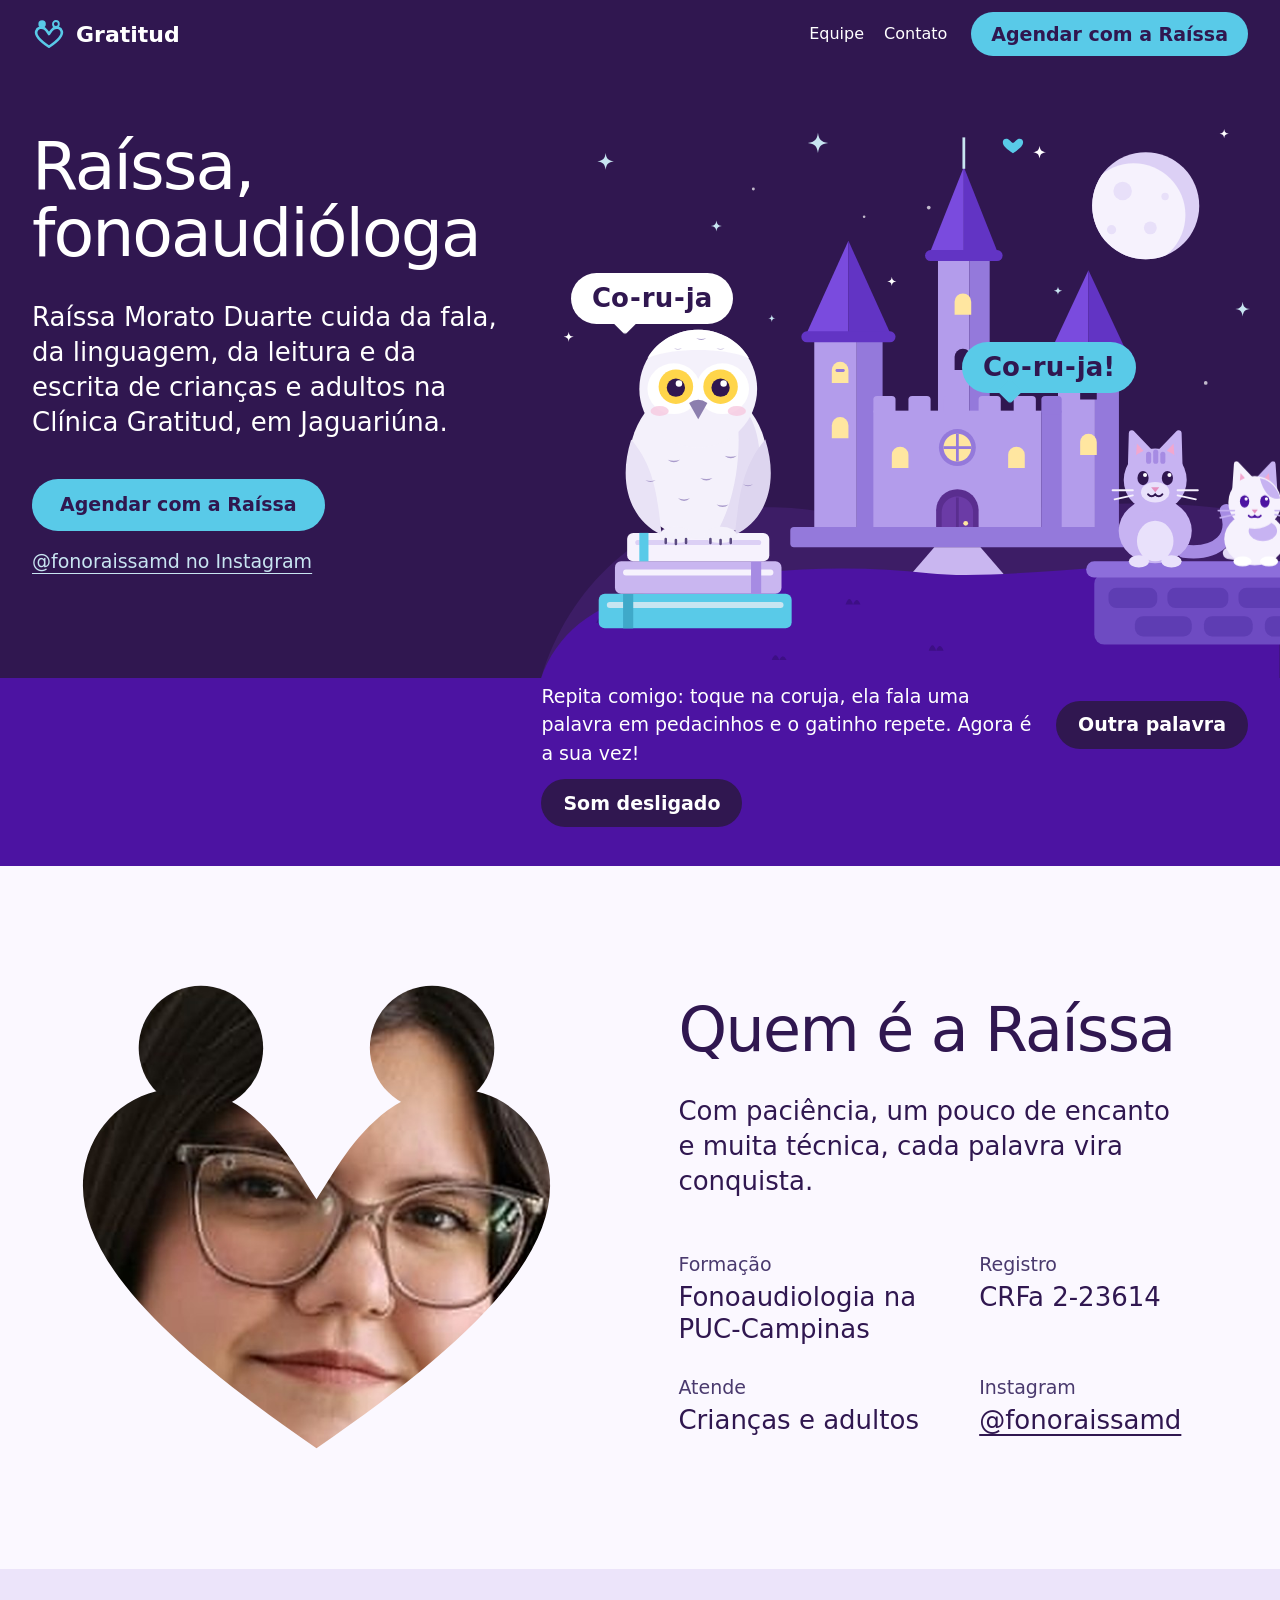
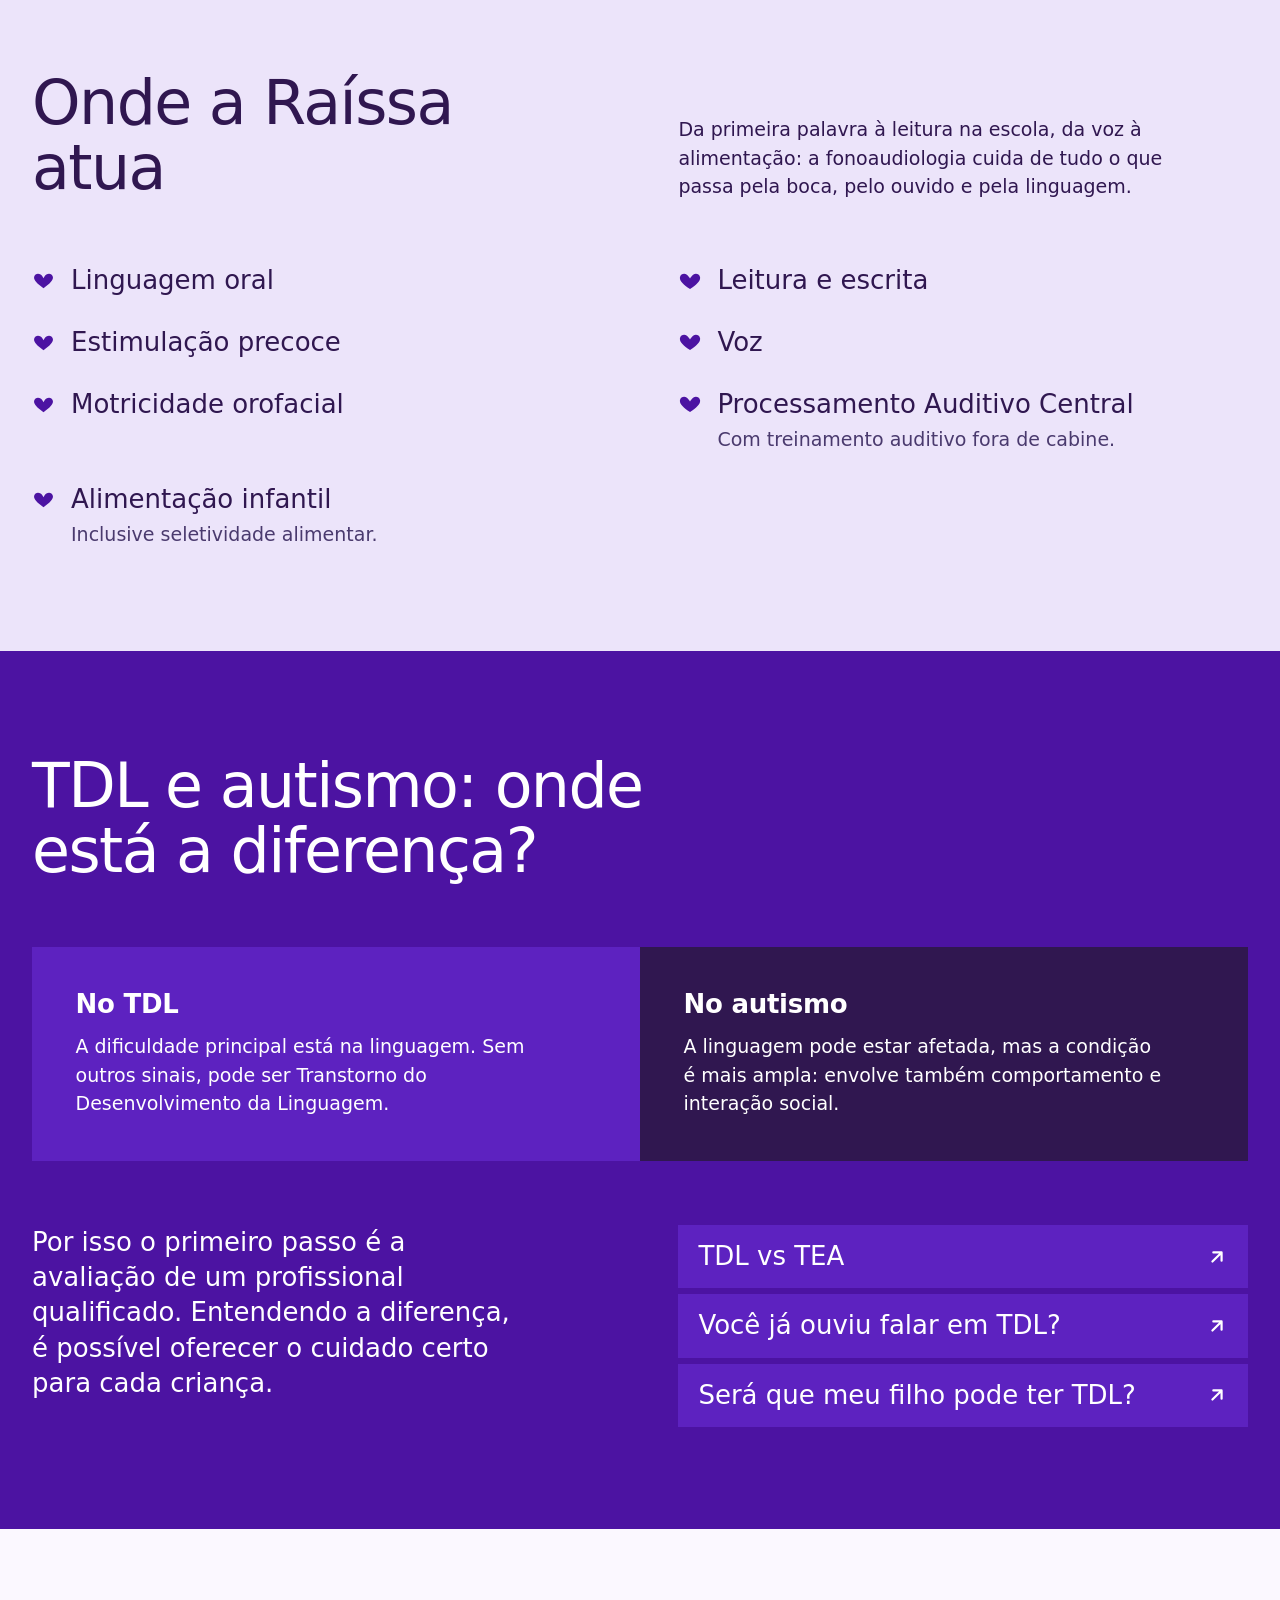
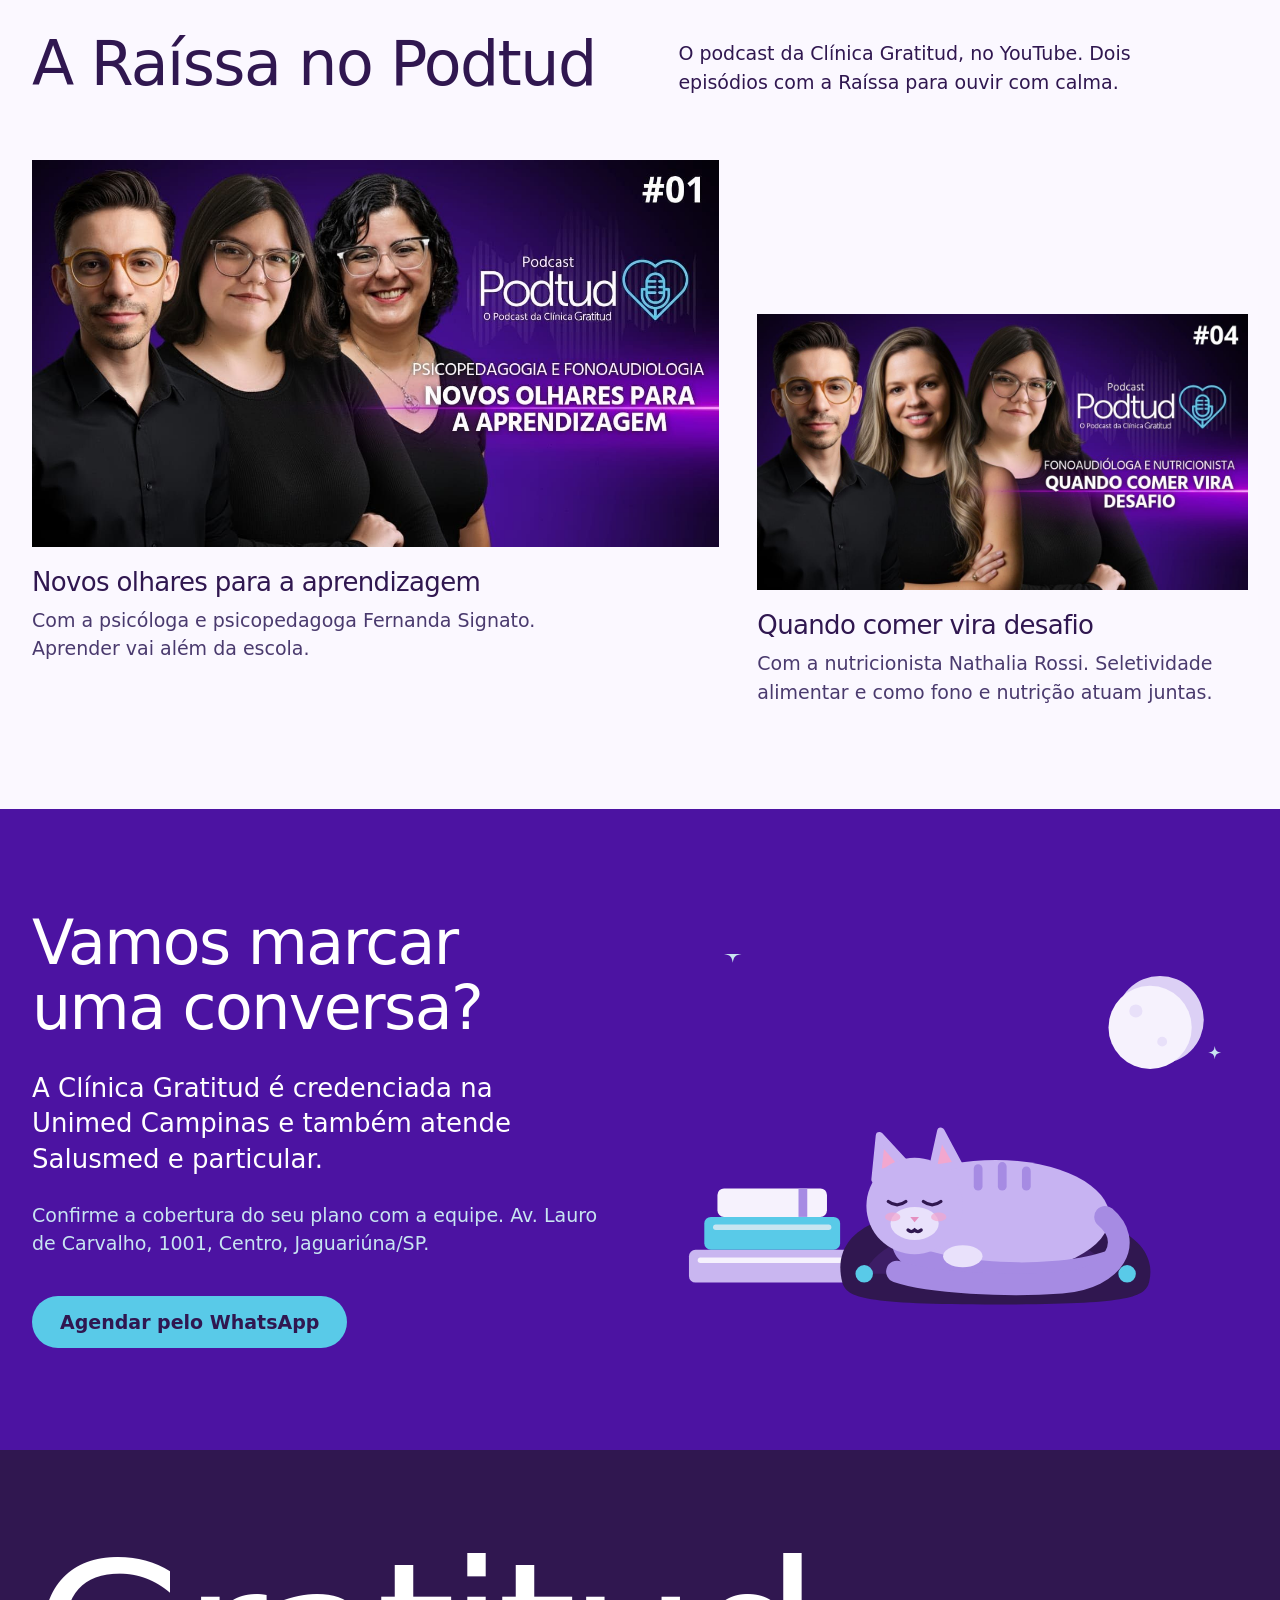
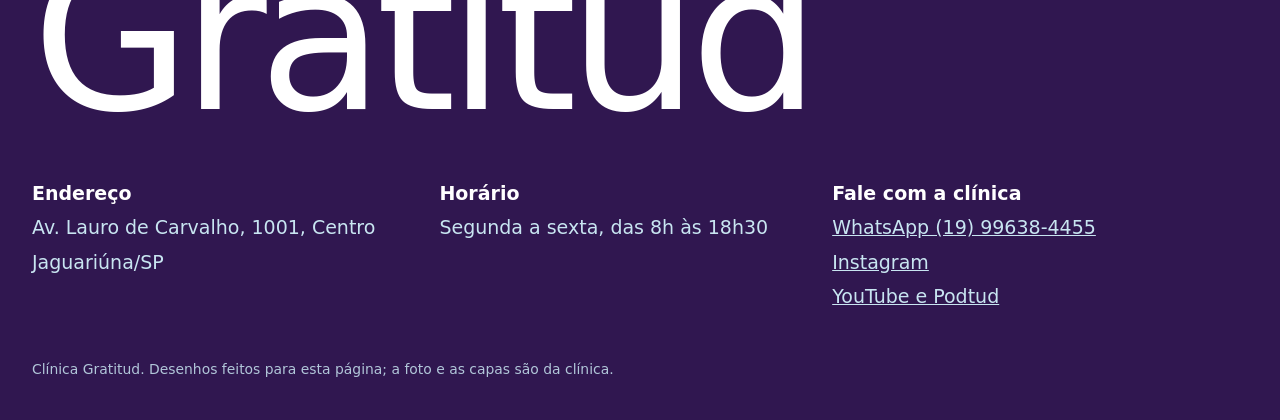
<file: v2/raissa.html>
<!doctype html>
<html lang="pt-BR">
<head>
<meta charset="utf-8">
<meta name="viewport" content="width=device-width, initial-scale=1">
<meta name="robots" content="noindex, nofollow">
<title>Raíssa, fonoaudióloga | Clínica Gratitud</title>
<meta name="description" content="Raíssa Morato Duarte, fonoaudióloga da Clínica Gratitud em Jaguariúna: linguagem oral, leitura e escrita, estimulação precoce, voz, motricidade orofacial e Processamento Auditivo Central.">
<link rel="icon" href="../favicon.svg" type="image/svg+xml">
<link rel="preconnect" href="https://api.fontshare.com">
<link rel="preconnect" href="https://cdn.fontshare.com" crossorigin>
<link href="https://api.fontshare.com/v2/css?f[]=roundo@400,500,600&display=swap" rel="stylesheet">
<link rel="stylesheet" href="gratitud.css">
<script>document.documentElement.classList.add('js')</script>
<style>
:root{
  --ease-out:cubic-bezier(.22,1,.36,1);
  --ease-expo:cubic-bezier(.16,1,.3,1);
  --ease-soft:cubic-bezier(.33,1,.68,1);
  --largura:1440px;
}
.dentro{max-width:var(--largura);margin:0 auto;padding-left:var(--margem);padding-right:var(--margem)}
.secao{padding-top:clamp(80px,8vw,128px);padding-bottom:clamp(80px,8vw,128px)}
h2{font-size:var(--step-head)}
p{margin:0}
.lead{font-size:var(--step-lead);line-height:1.35;max-width:32ch}

/* ---------- topo: a noite do castelo ---------- */
.ceu{background:var(--tinta);color:#fff;overflow:clip}
.heroi{display:grid;grid-template-columns:minmax(0,1fr) minmax(0,1.5fr);gap:clamp(24px,3vw,56px);align-items:end;padding-top:clamp(24px,3vw,48px)}
.heroi-texto{align-self:center;padding-bottom:clamp(40px,6vw,96px)}
.chao{background:var(--roxo);margin-top:-1px;position:relative}
.chao .dentro{display:grid;grid-template-columns:minmax(0,1fr) minmax(0,1.5fr);gap:clamp(24px,3vw,56px)}
.heroi h1{font-size:clamp(2.6rem,5.2vw,5.4rem);line-height:1;letter-spacing:-.03em}
.heroi .lead{margin-top:clamp(24px,2.6vw,40px);color:#fff}
.acoes{display:flex;flex-wrap:wrap;align-items:center;gap:16px 28px;margin-top:clamp(28px,3vw,44px)}
.ceu .link{color:var(--clara);text-underline-offset:.25em;text-decoration-thickness:.06em;transition:color .18s ease}
.ceu .link:hover{color:#fff}

/* a cena desenhada */
.cena{position:relative;margin:0 calc(-1 * var(--margem)) 0 0}
.cena svg{display:block;width:100%;height:auto}
.balao{position:absolute;margin:0;padding:.45em .8em .5em;border-radius:999px;font-size:var(--step-lead);font-weight:600;line-height:1;white-space:nowrap;color:var(--tinta);background:#fff;pointer-events:none}
.balao::after{content:"";position:absolute;width:18px;height:18px;background:inherit;bottom:-7px;transform:rotate(45deg);border-radius:3px}
.balao-coruja{left:4%;bottom:62%}
.balao-coruja::after{left:28%}
.balao-gato{left:57%;bottom:50%;background:var(--azul)}
.balao-gato::after{left:22%}
.balao .s{display:inline-block}
.balao .s+.s::before{content:"-";margin:0 .04em}
.toque{position:absolute;left:7%;top:38%;width:26%;height:52%;border:0;border-radius:50% 50% 30% 30%;background:transparent;cursor:pointer}
.toque:focus-visible{outline:3px solid var(--azul);outline-offset:4px}
.jogo{grid-column:2;display:flex;flex-wrap:wrap;align-items:center;gap:12px 16px;padding:4px 0 clamp(28px,3vw,44px)}
.jogo p{flex:1 1 300px;color:#fff;font-size:var(--step-body)}
.botao-2{display:inline-flex;align-items:center;gap:.5em;min-height:48px;padding:0 22px;border:0;border-radius:999px;background:var(--tinta);color:#fff;font:600 var(--step-body)/1 var(--fonte);cursor:pointer;transition:transform .14s var(--ease-out),background .18s ease}
.botao-2:active{transform:scale(.97)}
.botao-2[aria-pressed="true"]{background:var(--azul);color:var(--tinta)}
@media (hover:hover) and (pointer:fine){.botao-2:hover{background:#fff;color:var(--tinta)}.botao-2[aria-pressed="true"]:hover{background:#fff}}
html:not(.js) .jogo .botao-2,html:not(.js) .toque{display:none}
.sem-voz [data-voz]{display:none}

/* movimentos da cena */
.svg-mov{transform-box:fill-box}
.estrela{transform-box:fill-box;transform-origin:center}
.palpebra{transform-box:fill-box;transform-origin:50% 0;transform:scaleY(0)}
.rabo{transform-box:view-box}
.boca-aberta{opacity:0;transition:opacity .15s ease}
.fala .boca-aberta{opacity:1}
@media (prefers-reduced-motion:no-preference){
  .estrela{animation:brilha 3.2s ease-in-out infinite}
  .estrela:nth-of-type(3n){animation-delay:-1.1s;animation-duration:4s}
  .estrela:nth-of-type(3n+1){animation-delay:-2.3s}
  .palpebra{animation:pisca 5s ease-in-out infinite}
  .gato-b .palpebra{animation-delay:-2.2s;animation-duration:6.5s}
  .coruja .palpebra{animation-delay:-3.4s;animation-duration:4.4s}
  .gato-a .rabo{transform-origin:648px 486px;animation:abana 3.6s ease-in-out infinite}
  .gato-b .rabo{transform-origin:714px 492px;animation:abana 4.4s ease-in-out infinite reverse}
  .gato-b{animation:chega 2.2s var(--ease-soft) .2s both}
  .gato-b .passo{animation:passo .4s ease-in-out 5 .2s}
  .orelha{transform-box:fill-box;transform-origin:50% 100%;animation:orelha 7s ease-in-out infinite}
  .coruja,.gato-a{transform-box:fill-box;transform-origin:50% 100%;transition:transform .3s var(--ease-out)}
  .coruja.fala{transform:translateY(-8px) rotate(-3deg)}
  .gato-a.fala{transform:translateY(-6px) rotate(3deg)}
  .lua{transform-box:fill-box;transform-origin:center;animation:lua 12s ease-in-out infinite}
  .balao .s{animation:silaba .45s var(--ease-out) both;animation-delay:calc(var(--i) * 320ms)}
  .balao-gato .s{animation-delay:calc(var(--i) * 260ms)}
}
@keyframes brilha{0%,100%{opacity:.35;transform:scale(.75)}50%{opacity:1;transform:scale(1.1)}}
@keyframes pisca{0%,92%,100%{transform:scaleY(0)}95%{transform:scaleY(1)}}
@keyframes abana{0%,100%{transform:rotate(0)}50%{transform:rotate(14deg)}}
@keyframes chega{from{transform:translateX(90px)}to{transform:none}}
@keyframes passo{50%{transform:translateY(-4px)}}
@keyframes orelha{0%,90%,100%{transform:none}93%{transform:rotate(-12deg)}96%{transform:rotate(4deg)}}
@keyframes lua{50%{transform:translateY(-6px)}}
@keyframes silaba{from{opacity:0;transform:translateY(.4em) scale(.8)}to{opacity:1;transform:none}}

/* ---------- quem é ---------- */
.quem{display:grid;grid-template-columns:minmax(0,1fr) minmax(0,1fr);gap:clamp(32px,6vw,112px);align-items:center}
.quem .foto{width:100%;height:auto;max-width:680px;display:block;object-position:50% 42%;background:var(--lilas)}
.quem .lead{margin-top:clamp(20px,2.4vw,36px);max-width:30ch}
.fatos{display:grid;grid-template-columns:repeat(2,minmax(0,1fr));gap:28px 32px;margin:clamp(32px,4vw,56px) 0 0}
.fatos dt{font-size:var(--step-body);color:var(--tinta-suave)}
.fatos dd{margin:4px 0 0;font-size:var(--step-lead);font-weight:500;line-height:1.2}
.fatos a{text-underline-offset:.2em;text-decoration-thickness:.06em}

/* ---------- onde atua ---------- */
.atua{background:var(--lilas)}
.atua-topo{display:grid;grid-template-columns:minmax(0,1fr) minmax(0,1fr);gap:24px clamp(32px,6vw,112px);align-items:end}
.atua-topo p{max-width:44ch}
.areas{list-style:none;margin:clamp(40px,5vw,72px) 0 0;padding:0;display:grid;grid-template-columns:repeat(2,minmax(0,1fr));gap:clamp(20px,2.4vw,36px) clamp(32px,6vw,112px)}
.areas li{display:flex;gap:.6em;font-size:var(--step-lead);font-weight:500;line-height:1.2}
.areas .marcador{flex:none;margin-top:.22em;color:var(--roxo)}
.areas small{display:block;margin-top:6px;font-size:var(--step-body);font-weight:400;line-height:1.45;color:var(--tinta-suave)}

/* ---------- TDL e autismo ---------- */
.tdl{background:var(--roxo);color:#fff}
.tdl h2{max-width:16ch}
.lados{display:grid;grid-template-columns:repeat(2,minmax(0,1fr));gap:0;margin-top:clamp(40px,5vw,72px)}
.lado{padding:clamp(28px,3.4vw,56px)}
.lado:first-child{background:#5d22c0}
.lado:last-child{background:var(--tinta)}
.lado h3{font-size:var(--step-lead);font-weight:600;letter-spacing:-.01em}
.lado p{margin-top:14px;max-width:40ch}
.tdl-fim{display:grid;grid-template-columns:minmax(0,1fr) minmax(0,1fr);gap:32px clamp(32px,6vw,112px);margin-top:clamp(40px,5vw,72px);align-items:start}
.tdl-fim>p{font-size:var(--step-lead);line-height:1.35;max-width:30ch}
.curtos{list-style:none;margin:0;padding:0;display:flex;flex-direction:column;gap:6px}
.curtos a{display:flex;align-items:center;justify-content:space-between;gap:16px;padding:16px 20px;background:#5d22c0;color:#fff;text-decoration:none;font-size:var(--step-lead);line-height:1.2;transition:background .18s ease,color .18s ease}
.curtos a svg{flex:none;transition:transform .3s var(--ease-out)}
@media (hover:hover) and (pointer:fine){.curtos a:hover{background:#fff;color:var(--tinta)}.curtos a:hover svg{transform:translate(3px,-3px)}}

/* ---------- Podtud ---------- */
.pod-topo{display:grid;grid-template-columns:minmax(0,1fr) minmax(0,1fr);gap:24px clamp(32px,6vw,112px);align-items:end}
.pod-topo p{max-width:44ch}
.eps{display:grid;grid-template-columns:minmax(0,7fr) minmax(0,5fr);gap:clamp(24px,3vw,48px);margin-top:clamp(40px,5vw,72px);align-items:start}
.ep{display:block;text-decoration:none;color:inherit}
.ep:nth-child(2){margin-top:clamp(0px,12vw,180px)}
.ep .capa{overflow:clip;aspect-ratio:16/9;background:var(--tinta)}
.ep img{width:100%;height:100%;object-fit:cover;display:block;transition:transform .6s var(--ease-soft)}
.ep h3{margin-top:20px;font-size:var(--step-lead);font-weight:500;line-height:1.2}
.ep p{margin-top:8px;color:var(--tinta-suave);max-width:46ch}
@media (hover:hover) and (pointer:fine){.ep:hover img{transform:scale(1.04)}.ep:hover h3{text-decoration:underline;text-underline-offset:.2em;text-decoration-thickness:.06em}}

/* ---------- agendar ---------- */
.agenda{background:var(--roxo);color:#fff}
.agenda-in{display:grid;grid-template-columns:minmax(0,1fr) minmax(0,1fr);gap:clamp(32px,6vw,112px);align-items:center}
.agenda .lead{margin-top:clamp(20px,2.4vw,36px);max-width:34ch}
.agenda .info{margin-top:24px;color:var(--clara)}
.agenda .acoes{margin-top:clamp(28px,3vw,44px)}
.soneca svg{display:block;width:100%;max-width:620px;height:auto;margin-left:auto}
.respira{transform-box:fill-box;transform-origin:50% 100%}
@media (prefers-reduced-motion:no-preference){.respira{animation:respira 4.2s ease-in-out infinite}}
@keyframes respira{50%{transform:scaleY(1.035)}}

.rodape .cols>div{display:flex;flex-direction:column;gap:6px}
.rodape .cols b{color:#fff;font-weight:600}

/* ---------- telefone ---------- */
@media (max-width:900px){
  .heroi,.quem,.atua-topo,.tdl-fim,.pod-topo,.agenda-in,.chao .dentro{grid-template-columns:1fr}
  .jogo{grid-column:1}
  .heroi-texto{padding-bottom:8px}
  .cena{margin:0 calc(-1 * var(--margem))}
  .eps{grid-template-columns:1fr}
  .ep:nth-child(2){margin-top:0}
  .quem .foto{max-width:520px;margin:0 auto}
  .soneca svg{margin:0 auto;max-width:440px}
}
@media (max-width:640px){
  .areas,.lados,.fatos{grid-template-columns:1fr}
  .balao{font-size:18px}
  .balao-coruja{left:3%;bottom:61%}
  .balao-gato{left:auto;right:3%;bottom:51%}
  .barra .botao{padding:0 16px;white-space:nowrap;font-size:16px}
  .barra .marca{font-size:20px}
  .barra-in{gap:12px}
}
</style>
</head>
<body>
<header class="barra">
  <div class="barra-in">
    <a class="marca" href="index.html" aria-label="Clínica Gratitud, página inicial"><svg viewBox="0 0 64 56" aria-hidden="true" width="34" height="30" fill="none" stroke="#59CAE8" stroke-width="5" stroke-linecap="round" stroke-linejoin="round"><circle cx="19" cy="9" r="7" fill="#59CAE8" stroke="none"/><circle cx="45" cy="9" r="5.5" stroke-width="3.5"/><path d="M32 52C14 40 6 31 8 23c2-7 10-9 16-5 4 3 6 7 8 10 2-3 4-7 8-10 6-4 14-2 16 5 2 8-6 17-24 29z"/></svg>Gratitud</a>
    <nav class="links" aria-label="Páginas"><a href="index.html#equipe">Equipe</a><a href="#contato">Contato</a></nav>
    <a class="botao" href="https://wa.me/5519996384455?text=Ol%C3%A1!%20Gostaria%20de%20agendar%20com%20a%20Ra%C3%ADssa" target="_blank" rel="noopener">Agendar com a Raíssa</a>
  </div>
</header>

<main id="conteudo">

<section class="ceu" aria-labelledby="titulo">
  <div class="dentro heroi">
    <div class="heroi-texto">
      <h1 id="titulo">Raíssa, fonoaudióloga</h1>
      <p class="lead">Raíssa Morato Duarte cuida da fala, da linguagem, da leitura e da escrita de crianças e adultos na Clínica Gratitud, em Jaguariúna.</p>
      <div class="acoes">
        <a class="botao" href="https://wa.me/5519996384455?text=Ol%C3%A1!%20Gostaria%20de%20agendar%20com%20a%20Ra%C3%ADssa" target="_blank" rel="noopener">Agendar com a Raíssa</a>
        <a class="link" href="https://www.instagram.com/fonoraissamd" target="_blank" rel="noopener">@fonoraissamd no Instagram</a>
      </div>
    </div>

      <figure class="cena" id="cena">
        <svg viewBox="0 0 800 620" role="img" aria-labelledby="cena-t">
          <title id="cena-t">Desenho: uma coruja branca sentada em livros, um castelo roxo com janelas acesas numa noite de estrelas e dois gatinhos num muro de pedra.</title>
          <defs>
            <path id="brilho" d="M0-10C1-3 3-1 10 0 3 1 1 3 0 10-1 3-3 1-10 0-3-1-1-3 0-10z"/>
            <path id="janela" d="M0 0V-14A9 9 0 0 1 18-14V0z"/>
            <clipPath id="lua-c"><circle cx="655" cy="108" r="58"/></clipPath>
          </defs>

          <!-- estrelas -->
          <g fill="#C8E5F1">
            <g transform="translate(70 60) scale(.9)"><use class="estrela" href="#brilho"/></g>
            <g transform="translate(190 130) scale(.6)"><use class="estrela" href="#brilho"/></g>
            <g transform="translate(300 40) scale(1.1)"><use class="estrela" href="#brilho"/></g>
            <g transform="translate(380 190) scale(.5)"><use class="estrela" href="#brilho" fill="#fff"/></g>
            <g transform="translate(540 50) scale(.7)"><use class="estrela" href="#brilho" fill="#fff"/></g>
            <g transform="translate(760 220) scale(.8)"><use class="estrela" href="#brilho"/></g>
            <g transform="translate(560 200) scale(.45)"><use class="estrela" href="#brilho"/></g>
            <g transform="translate(30 250) scale(.55)"><use class="estrela" href="#brilho" fill="#fff"/></g>
            <g transform="translate(250 230) scale(.4)"><use class="estrela" href="#brilho"/></g>
            <g transform="translate(740 30) scale(.5)"><use class="estrela" href="#brilho" fill="#fff"/></g>
          </g>
          <g fill="#fff" opacity=".7"><circle cx="130" cy="200" r="2"/><circle cx="420" cy="110" r="2"/><circle cx="600" cy="250" r="1.6"/><circle cx="230" cy="90" r="1.6"/><circle cx="720" cy="300" r="2"/><circle cx="350" cy="120" r="1.4"/></g>

          <!-- lua -->
          <g class="lua">
            <circle cx="655" cy="108" r="58" fill="#DCD0F5"/>
            <circle cx="642" cy="118" r="56" fill="#F6F2FD" clip-path="url(#lua-c)"/>
            <circle cx="630" cy="92" r="10" fill="#E8E0F9"/><circle cx="660" cy="132" r="7" fill="#E8E0F9"/><circle cx="618" cy="134" r="5" fill="#E8E0F9"/><circle cx="676" cy="98" r="4" fill="#E8E0F9"/>
          </g>

          <!-- morros ao fundo -->
          <path d="M0 620C30 520 110 446 210 436 290 430 320 444 360 452S610 405 800 446V620H0z" fill="#3D1D66"/>

          <!-- castelo -->
          <g>
            <!-- torre alta do meio -->
            <rect x="430" y="160" width="34" height="260" fill="#B39CEB"/>
            <rect x="464" y="160" width="22" height="260" fill="#9479DB"/>
            <path d="M420 162 458 66V162z" fill="#7A4BDE"/><path d="M458 66 496 162H458z" fill="#6234C4"/>
            <rect x="416" y="156" width="84" height="12" rx="6" fill="#6234C4"/>
            <rect x="456.5" y="34" width="3" height="34" fill="#C8E5F1"/>
            <path d="M472 52c-6-4-10-7-10-11 0-3 3-4 5-3 2 1 3 3 5 4 2-1 3-3 5-4 2-1 5 0 5 3 0 4-4 7-10 11z" fill="#59CAE8" transform="translate(-8 -6) scale(1.1)"/>
            <use href="#janela" x="448" y="226" fill="#FFE6A0"/>
            <use href="#janela" x="448" y="286" fill="#301750"/>
            <!-- torre da esquerda -->
            <rect x="296" y="248" width="46" height="222" fill="#B39CEB"/>
            <rect x="342" y="248" width="28" height="222" fill="#9479DB"/>
            <path d="M286 250 333 146V250z" fill="#7A4BDE"/><path d="M333 146 380 250H333z" fill="#6234C4"/>
            <rect x="282" y="244" width="102" height="12" rx="6" fill="#6234C4"/>
            <use href="#janela" x="315" y="300" fill="#FFE6A0"/>
            <use href="#janela" x="315" y="360" fill="#FFE6A0"/>
            <rect x="319" y="285" width="10" height="3" rx="1.5" fill="#9479DB"/>
            <!-- torre da direita -->
            <rect x="560" y="268" width="40" height="202" fill="#B39CEB"/>
            <rect x="600" y="268" width="26" height="202" fill="#9479DB"/>
            <path d="M550 270 593 178V270z" fill="#7A4BDE"/><path d="M593 178 636 270H593z" fill="#6234C4"/>
            <rect x="546" y="264" width="94" height="12" rx="6" fill="#6234C4"/>
            <use href="#janela" x="584" y="318" fill="#301750"/>
            <use href="#janela" x="584" y="378" fill="#FFE6A0"/>
            <!-- corpo do castelo -->
            <rect x="360" y="330" width="182" height="140" fill="#B39CEB"/>
            <rect x="542" y="330" width="22" height="140" fill="#9479DB"/>
            <g fill="#B39CEB"><rect x="360" y="314" width="24" height="20" rx="4"/><rect x="398" y="314" width="24" height="20" rx="4"/><rect x="436" y="314" width="24" height="20" rx="4"/><rect x="474" y="314" width="24" height="20" rx="4"/><rect x="512" y="314" width="24" height="20" rx="4"/></g>
            <rect x="542" y="314" width="22" height="20" rx="4" fill="#9479DB"/>
            <!-- rosácea -->
            <circle cx="451" cy="370" r="20" fill="#9479DB"/>
            <circle cx="451" cy="370" r="15" fill="#FFE6A0"/>
            <rect x="449.5" y="355" width="3" height="30" fill="#9479DB"/><rect x="436" y="368.5" width="30" height="3" fill="#9479DB"/>
            <use href="#janela" x="380" y="392" fill="#FFE6A0"/>
            <use href="#janela" x="506" y="392" fill="#FFE6A0"/>
            <!-- porta -->
            <path d="M428 470V438a23 23 0 0 1 46 0v32z" fill="#5A2E8F"/>
            <path d="M434 470V440a17 17 0 0 1 34 0v30z" fill="#6B3BA6"/>
            <rect x="449.5" y="424" width="3" height="46" fill="#5A2E8F"/>
            <circle cx="460" cy="452" r="2.6" fill="#FFE6A0"/>
            <!-- muro baixo -->
            <rect x="270" y="456" width="384" height="22" rx="4" fill="#9479DB"/>
            <path d="M426 478h50l26 30H400z" fill="#C9B6F0"/>
          </g>

          <!-- chão da frente -->
          <path d="M0 620C16 574 54 540 120 526 220 500 330 496 420 506S690 482 800 502V620H0z" fill="#4C13A2"/>
          <g fill="#3D0F85"><path d="M60 560q4-12 8 0q4-10 8 0z"/><path d="M330 540q4-12 8 0q4-10 8 0z"/><path d="M420 590q4-12 8 0q4-10 8 0z"/><path d="M250 600q4-10 8 0q4-8 8 0z"/></g>

          <g transform="translate(167 568) scale(1.1) translate(-167 -568)">
          <!-- livros -->
          <g>
            <rect x="72" y="532" width="190" height="34" rx="6" fill="#59CAE8"/>
            <rect x="80" y="540" width="174" height="6" rx="3" fill="#C8E5F1"/>
            <rect x="96" y="532" width="10" height="34" fill="#3FA9C9"/>
            <rect x="88" y="500" width="164" height="32" rx="6" fill="#C9B6F0"/>
            <rect x="96" y="508" width="148" height="6" rx="3" fill="#F6F2FD"/>
            <rect x="222" y="500" width="10" height="32" fill="#A68BE3"/>
            <rect x="100" y="472" width="140" height="28" rx="6" fill="#F6F2FD"/>
            <rect x="108" y="479" width="124" height="5" rx="2.5" fill="#DCD0F5"/>
            <rect x="112" y="472" width="9" height="28" fill="#59CAE8"/>
          </g>

          <!-- coruja -->
          <g class="coruja" id="coruja">
            <ellipse cx="170" cy="402" rx="68" ry="76" fill="#F4F1FB"/>
            <path d="M206 340c30 22 34 82 4 128-8 4-16 4-22 4 22-38 26-92 18-132z" fill="#E4DDF3"/>
            <path d="M104 380c-14 44 0 80 30 94-4-34-6-66-30-94z" fill="#E9E3F6"/>
            <path d="M236 380c14 44 0 80-30 94 4-34 6-66 30-94z" fill="#DDD5EF"/>
            <circle cx="170" cy="330" r="58" fill="#F4F1FB"/>
            <path d="M120 300c10-18 30-28 50-28s40 10 50 28c-14-6-32-8-50-8s-36 2-50 8z" fill="#FFFFFF"/>
            <ellipse cx="146" cy="330" rx="26" ry="25" fill="#FFFFFF"/>
            <ellipse cx="194" cy="330" rx="26" ry="25" fill="#FFFFFF"/>
            <g fill="#A99BCB"><path d="M140 400q6 5 12 0q-6 2-12 0z"/><path d="M172 418q6 5 12 0q-6 2-12 0z"/><path d="M150 438q6 5 12 0q-6 2-12 0z"/><path d="M188 444q6 5 12 0q-6 2-12 0z"/><path d="M196 396q6 5 12 0q-6 2-12 0z"/><path d="M118 420q5 4 10 0q-5 2-10 0z"/><path d="M214 424q5 4 10 0q-5 2-10 0z"/><path d="M168 280q5 4 10 0q-5 2-10 0z"/><path d="M146 290q4 3 8 0q-4 2-8 0z"/><path d="M188 290q4 3 8 0q-4 2-8 0z"/></g>
            <g>
              <circle cx="148" cy="328" r="17" fill="#FFD54A"/>
              <circle cx="148" cy="329" r="9" fill="#301750"/>
              <circle cx="151" cy="325" r="3.2" fill="#fff"/>
              <ellipse class="palpebra" cx="148" cy="328" rx="18.5" ry="18.5" fill="#F4F1FB"/>
              <circle cx="192" cy="328" r="17" fill="#FFD54A"/>
              <circle cx="192" cy="329" r="9" fill="#301750"/>
              <circle cx="195" cy="325" r="3.2" fill="#fff"/>
              <ellipse class="palpebra" cx="192" cy="328" rx="18.5" ry="18.5" fill="#F4F1FB"/>
            </g>
            <ellipse cx="132" cy="352" rx="9" ry="5" fill="#F6C9E0" opacity=".8"/>
            <ellipse cx="208" cy="352" rx="9" ry="5" fill="#F6C9E0" opacity=".8"/>
            <path d="M161 344q9-6 18 0l-9 16z" fill="#8C7FAE"/>
            <ellipse class="boca-aberta" cx="170" cy="362" rx="6" ry="4" fill="#5A2E8F"/>
            <g fill="#F4F1FB"><ellipse cx="148" cy="474" rx="16" ry="8"/><ellipse cx="192" cy="474" rx="16" ry="8"/></g>
            <g fill="none" stroke="#5A4A80" stroke-width="2.5" stroke-linecap="round"><path d="M138 478v4M148 479v4M158 478v4M182 478v4M192 479v4M202 478v4"/></g>
          </g>

          <g transform="translate(652 584) scale(1.22) translate(-680 -584)">
          </g>
          <!-- muro de pedra dos gatos -->
          <rect x="560" y="512" width="240" height="70" rx="10" fill="#6E4BC2"/>
          <rect x="552" y="500" width="256" height="16" rx="8" fill="#8D6EDB"/>
          <g fill="#5E3DB3"><rect x="574" y="526" width="48" height="20" rx="8"/><rect x="632" y="526" width="60" height="20" rx="8"/><rect x="702" y="526" width="50" height="20" rx="8"/><rect x="600" y="554" width="56" height="20" rx="8"/><rect x="668" y="554" width="48" height="20" rx="8"/><rect x="728" y="554" width="54" height="20" rx="8"/></g>

          <!-- gatinho lilás (repete a palavra) -->
          <g class="gato-a" id="gato">
            <path class="rabo" d="M648 490c34 4 52-14 42-40" fill="none" stroke="#A68BE3" stroke-width="13" stroke-linecap="round"/>
            <ellipse cx="620" cy="470" rx="36" ry="32" fill="#C7B3F2"/>
            <ellipse cx="620" cy="480" rx="18" ry="20" fill="#E9E1FB"/>
            <ellipse cx="604" cy="500" rx="10" ry="6" fill="#E9E1FB"/><ellipse cx="636" cy="500" rx="10" ry="6" fill="#E9E1FB"/>
            <path class="orelha" d="M596 410 597 374 618 396z" fill="#C7B3F2" stroke="#C7B3F2" stroke-width="6" stroke-linejoin="round"/>
            <path d="M644 410 643 374 622 396z" fill="#C7B3F2" stroke="#C7B3F2" stroke-width="6" stroke-linejoin="round"/>
            <path d="M601 398 602 384 611 394z" fill="#F2A7CF"/><path d="M639 398 638 384 629 394z" fill="#F2A7CF"/>
            <circle cx="620" cy="420" r="31" fill="#C7B3F2"/>
            <g fill="#A68BE3"><rect x="611" y="392" width="5" height="12" rx="2.5"/><rect x="618" y="390" width="5" height="14" rx="2.5"/><rect x="625" y="392" width="5" height="12" rx="2.5"/></g>
            <ellipse cx="620" cy="432" rx="14" ry="10" fill="#E9E1FB"/>
            <ellipse cx="608" cy="418" rx="5.5" ry="7" fill="#301750"/><circle cx="610" cy="415" r="2" fill="#fff"/>
            <ellipse cx="632" cy="418" rx="5.5" ry="7" fill="#301750"/><circle cx="634" cy="415" r="2" fill="#fff"/>
            <ellipse class="palpebra" cx="608" cy="418" rx="7" ry="8" fill="#C7B3F2"/>
            <ellipse class="palpebra" cx="632" cy="418" rx="7" ry="8" fill="#C7B3F2"/>
            <path d="M616 427h8l-4 5z" fill="#E58FBF"/>
            <path d="M613 434q3.5 4 7 0 3.5 4 7 0" fill="none" stroke="#301750" stroke-width="2" stroke-linecap="round"/>
            <ellipse class="boca-aberta" cx="620" cy="440" rx="5" ry="4" fill="#5A2E8F"/>
            <g stroke="#F6F2FD" stroke-width="1.8" stroke-linecap="round"><path d="M598 430h-20M598 435l-18 4M642 430h20M642 435l18 4"/></g>
          </g>

          <!-- gatinho branco que chega andando -->
          <g transform="translate(-22 0)"><g class="gato-b">
            <g class="passo">
              <path class="rabo" d="M714 492c30 6 44-10 40-34" fill="none" stroke="#E4DAF8" stroke-width="11" stroke-linecap="round"/>
              <ellipse cx="740" cy="478" rx="30" ry="26" fill="#F6F2FD"/>
              <ellipse cx="748" cy="470" rx="14" ry="10" fill="#C7B3F2"/>
              <ellipse cx="728" cy="500" rx="9" ry="5" fill="#fff"/><ellipse cx="754" cy="500" rx="9" ry="5" fill="#fff"/>
              <path d="M720 434 722 404 739 422z" fill="#F6F2FD" stroke="#F6F2FD" stroke-width="5" stroke-linejoin="round"/>
              <path class="orelha" d="M760 434 758 404 741 422z" fill="#C7B3F2" stroke="#C7B3F2" stroke-width="5" stroke-linejoin="round"/>
              <path d="M725 425 726 413 733 421z" fill="#F2A7CF"/><path d="M755 425 754 413 747 421z" fill="#F2A7CF"/>
              <circle cx="740" cy="442" r="26" fill="#F6F2FD"/>
              <path d="M745 418a26 26 0 0 1 20 20c-8 2-16-4-20-20z" fill="#C7B3F2"/>
              <ellipse cx="730" cy="441" rx="4.6" ry="6" fill="#4C13A2"/><circle cx="731.5" cy="438.5" r="1.6" fill="#fff"/>
              <ellipse cx="750" cy="441" rx="4.6" ry="6" fill="#4C13A2"/><circle cx="751.5" cy="438.5" r="1.6" fill="#fff"/>
              <ellipse class="palpebra" cx="730" cy="441" rx="6" ry="7" fill="#F6F2FD"/>
              <ellipse class="palpebra" cx="750" cy="441" rx="6" ry="7" fill="#F6F2FD"/>
              <path d="M737 449h6l-3 4z" fill="#E58FBF"/>
              <path d="M734 455q3 3 6 0 3 3 6 0" fill="none" stroke="#4C13A2" stroke-width="1.8" stroke-linecap="round"/>
              <g stroke="#C7B3F2" stroke-width="1.6" stroke-linecap="round"><path d="M720 450h-16M720 454l-14 3M760 450h16M760 454l14 3"/></g>
            </g>
          </g></g>
          </g>
        </svg>
        <p class="balao balao-coruja" id="balao-coruja" aria-live="polite"><span class="s" style="--i:0">Co</span><span class="s" style="--i:1">ru</span><span class="s" style="--i:2">ja</span></p>
        <p class="balao balao-gato" id="balao-gato" aria-hidden="true"><span class="s" style="--i:0">Co</span><span class="s" style="--i:1">ru</span><span class="s" style="--i:2">ja!</span></p>
        <button class="toque" type="button" id="toque" aria-label="Tocar na coruja: ela diz uma palavra nova"></button>
      </figure>
  </div>
  <div class="chao">
    <div class="dentro">
      <div class="jogo">
        <p>Repita comigo: toque na coruja, ela fala uma palavra em pedacinhos e o gatinho repete. Agora é a sua vez!</p>
        <button class="botao-2" type="button" id="outra">Outra palavra</button>
        <button class="botao-2" type="button" id="voz" data-voz aria-pressed="false">Som desligado</button>
      </div>
    </div>
  </div>
</section>

<section class="secao" aria-labelledby="quem-t">
  <div class="dentro quem">
    <img class="moldura foto sobe" src="../fotos/raissa.jpg" alt="Raíssa Morato Duarte, fonoaudióloga, sorrindo, de óculos" width="750" height="1000">
    <div>
      <h2 id="quem-t" class="sobe">Quem é a Raíssa</h2>
      <p class="lead sobe" data-ordem="1">Com paciência, um pouco de encanto e muita técnica, cada palavra vira conquista.</p>
      <dl class="fatos sobe" data-ordem="2">
        <div><dt>Formação</dt><dd>Fonoaudiologia na PUC-Campinas</dd></div>
        <div><dt>Registro</dt><dd>CRFa 2-23614</dd></div>
        <div><dt>Atende</dt><dd>Crianças e adultos</dd></div>
        <div><dt>Instagram</dt><dd><a href="https://www.instagram.com/fonoraissamd" target="_blank" rel="noopener">@fonoraissamd</a></dd></div>
      </dl>
    </div>
  </div>
</section>

<section class="secao atua" aria-labelledby="atua-t">
  <div class="dentro">
    <div class="atua-topo">
      <h2 id="atua-t" class="sobe">Onde a Raíssa atua</h2>
      <p class="sobe" data-ordem="1">Da primeira palavra à leitura na escola, da voz à alimentação: a fonoaudiologia cuida de tudo o que passa pela boca, pelo ouvido e pela linguagem.</p>
    </div>
    <ul class="areas">
      <li class="sobe"><span class="marcador" aria-hidden="true"></span><span>Linguagem oral</span></li>
      <li class="sobe" data-ordem="1"><span class="marcador" aria-hidden="true"></span><span>Leitura e escrita</span></li>
      <li class="sobe" data-ordem="2"><span class="marcador" aria-hidden="true"></span><span>Estimulação precoce</span></li>
      <li class="sobe" data-ordem="3"><span class="marcador" aria-hidden="true"></span><span>Voz</span></li>
      <li class="sobe"><span class="marcador" aria-hidden="true"></span><span>Motricidade orofacial</span></li>
      <li class="sobe" data-ordem="1"><span class="marcador" aria-hidden="true"></span><span>Processamento Auditivo Central<small>Com treinamento auditivo fora de cabine.</small></span></li>
      <li class="sobe" data-ordem="2"><span class="marcador" aria-hidden="true"></span><span>Alimentação infantil<small>Inclusive seletividade alimentar.</small></span></li>
    </ul>
  </div>
</section>

<section class="secao tdl" aria-labelledby="tdl-t">
  <div class="dentro">
    <h2 id="tdl-t" class="sobe">TDL e autismo: onde está a diferença?</h2>
    <div class="lados">
      <div class="lado sobe" data-ordem="1">
        <h3>No TDL</h3>
        <p>A dificuldade principal está na linguagem. Sem outros sinais, pode ser Transtorno do Desenvolvimento da Linguagem.</p>
      </div>
      <div class="lado sobe" data-ordem="2">
        <h3>No autismo</h3>
        <p>A linguagem pode estar afetada, mas a condição é mais ampla: envolve também comportamento e interação social.</p>
      </div>
    </div>
    <div class="tdl-fim">
      <p class="sobe">Por isso o primeiro passo é a avaliação de um profissional qualificado. Entendendo a diferença, é possível oferecer o cuidado certo para cada criança.</p>
      <ul class="curtos sobe" data-ordem="1" aria-label="Vídeos curtos da clínica sobre TDL">
        <li><a href="https://www.youtube.com/shorts/BlPkmrqreTs" target="_blank" rel="noopener">TDL vs TEA<svg width="22" height="22" viewBox="0 0 24 24" fill="none" stroke="currentColor" stroke-width="2.4" stroke-linecap="round" stroke-linejoin="round" aria-hidden="true"><path d="M7 17 17 7M8 7h9v9"/></svg></a></li>
        <li><a href="https://www.youtube.com/shorts/_-KICRApp9o" target="_blank" rel="noopener">Você já ouviu falar em TDL?<svg width="22" height="22" viewBox="0 0 24 24" fill="none" stroke="currentColor" stroke-width="2.4" stroke-linecap="round" stroke-linejoin="round" aria-hidden="true"><path d="M7 17 17 7M8 7h9v9"/></svg></a></li>
        <li><a href="https://www.youtube.com/shorts/4DeqxbiI90A" target="_blank" rel="noopener">Será que meu filho pode ter TDL?<svg width="22" height="22" viewBox="0 0 24 24" fill="none" stroke="currentColor" stroke-width="2.4" stroke-linecap="round" stroke-linejoin="round" aria-hidden="true"><path d="M7 17 17 7M8 7h9v9"/></svg></a></li>
      </ul>
    </div>
  </div>
</section>

<section class="secao" aria-labelledby="pod-t">
  <div class="dentro">
    <div class="pod-topo">
      <h2 id="pod-t" class="sobe">A Raíssa no Podtud</h2>
      <p class="sobe" data-ordem="1">O podcast da Clínica Gratitud, no YouTube. Dois episódios com a Raíssa para ouvir com calma.</p>
    </div>
    <div class="eps">
      <a class="ep sobe" href="https://www.youtube.com/watch?v=gaOH_AL_jcY" target="_blank" rel="noopener">
        <div class="capa"><img src="../capas/ep_gaOH_AL_jcY.jpg" alt="Capa do episódio Novos olhares para a aprendizagem, com a Raíssa" loading="lazy" width="1280" height="720"></div>
        <h3>Novos olhares para a aprendizagem</h3>
        <p>Com a psicóloga e psicopedagoga Fernanda Signato. Aprender vai além da escola.</p>
      </a>
      <a class="ep sobe" data-ordem="1" href="https://www.youtube.com/watch?v=o8SoRkSbmmk" target="_blank" rel="noopener">
        <div class="capa"><img src="../capas/ep_o8SoRkSbmmk.jpg" alt="Capa do episódio Quando comer vira desafio, com a Raíssa" loading="lazy" width="1280" height="720"></div>
        <h3>Quando comer vira desafio</h3>
        <p>Com a nutricionista Nathalia Rossi. Seletividade alimentar e como fono e nutrição atuam juntas.</p>
      </a>
    </div>
  </div>
</section>

<section class="secao agenda" aria-labelledby="agenda-t">
  <div class="dentro agenda-in">
    <div>
      <h2 id="agenda-t" class="sobe">Vamos marcar uma conversa?</h2>
      <p class="lead sobe" data-ordem="1">A Clínica Gratitud é credenciada na Unimed Campinas e também atende Salusmed e particular.</p>
      <p class="info sobe" data-ordem="2">Confirme a cobertura do seu plano com a equipe. Av. Lauro de Carvalho, 1001, Centro, Jaguariúna/SP.</p>
      <div class="acoes sobe" data-ordem="3">
        <a class="botao" href="https://wa.me/5519996384455?text=Ol%C3%A1!%20Gostaria%20de%20agendar%20com%20a%20Ra%C3%ADssa" target="_blank" rel="noopener">Agendar pelo WhatsApp</a>
      </div>
    </div>
    <div class="soneca sobe" data-ordem="1">
      <svg viewBox="30 60 520 320" role="img" aria-labelledby="soneca-t">
        <title id="soneca-t">Desenho: um gatinho lilás dormindo enrolado numa almofada, ao lado de uma pilha de livros, debaixo da lua.</title>
        <g fill="#C8E5F1"><g transform="translate(80 60) scale(.8)"><use class="estrela" href="#brilho"/></g><g transform="translate(520 150) scale(.6)"><use class="estrela" href="#brilho"/></g><g transform="translate(250 40) scale(.5)"><use class="estrela" href="#brilho" fill="#fff"/></g></g>
        <circle cx="470" cy="120" r="40" fill="#DCD0F5"/>
        <circle cx="461" cy="127" r="38" fill="#F6F2FD"/>
        <circle cx="448" cy="112" r="6" fill="#E8E0F9"/><circle cx="472" cy="140" r="4.5" fill="#E8E0F9"/>
        <!-- livros -->
        <rect x="40" y="330" width="150" height="30" rx="6" fill="#C9B6F0"/>
        <rect x="48" y="337" width="134" height="5" rx="2.5" fill="#F6F2FD"/>
        <rect x="54" y="300" width="124" height="30" rx="6" fill="#59CAE8"/>
        <rect x="62" y="307" width="108" height="5" rx="2.5" fill="#C8E5F1"/>
        <rect x="66" y="274" width="100" height="26" rx="6" fill="#F6F2FD"/>
        <rect x="140" y="274" width="8" height="26" fill="#A68BE3"/>
        <!-- almofada -->
        <path d="M180 360c-10-40 20-70 130-70s160 30 150 70c-4 14-20 20-140 20s-136-6-140-20z" fill="#301750"/>
        <path d="M200 352c10-26 50-44 110-44s104 18 114 44z" fill="#3D1D66"/>
        <circle cx="200" cy="352" r="8" fill="#59CAE8"/><circle cx="440" cy="352" r="8" fill="#59CAE8"/>
        <!-- gatinho dormindo -->
        <g class="respira">
          <ellipse cx="320" cy="300" rx="104" ry="52" fill="#C7B3F2"/>
          <path d="M226 318c-6 30 40 46 110 44 50-2 92-14 96-36-30 20-150 24-206-8z" fill="#A68BE3"/>
          <g fill="#A68BE3"><rect x="300" y="252" width="8" height="24" rx="4"/><rect x="322" y="250" width="8" height="26" rx="4"/><rect x="344" y="254" width="8" height="22" rx="4"/></g>
          <path d="M420 300c26 22 10 56-40 60-50 4-120 0-150-10" fill="none" stroke="#A68BE3" stroke-width="20" stroke-linecap="round"/>
          <path d="M210 266 214 226 238 252z" fill="#C7B3F2" stroke="#C7B3F2" stroke-width="7" stroke-linejoin="round"/>
          <path d="M262 258 270 222 286 252z" fill="#C7B3F2" stroke="#C7B3F2" stroke-width="7" stroke-linejoin="round"/>
          <path d="M216 256 218 238 230 252z" fill="#F2A7CF"/><path d="M267 252 271 234 280 250z" fill="#F2A7CF"/>
          <circle cx="246" cy="290" r="44" fill="#C7B3F2"/>
          <ellipse cx="246" cy="306" rx="22" ry="15" fill="#E9E1FB"/>
          <g fill="none" stroke="#301750" stroke-width="3" stroke-linecap="round"><path d="M222 286q8 6 16 0"/><path d="M254 286q8 6 16 0"/><path d="M240 312q3 3 6 0 3 3 6 0"/></g>
          <path d="M242 300h8l-4 5z" fill="#E58FBF"/>
          <ellipse cx="226" cy="300" rx="7" ry="4" fill="#F2A7CF" opacity=".7"/><ellipse cx="268" cy="300" rx="7" ry="4" fill="#F2A7CF" opacity=".7"/>
          <ellipse cx="290" cy="336" rx="18" ry="10" fill="#E9E1FB"/>
        </g>
      </svg>
    </div>
  </div>
</section>

</main>

<footer class="rodape" id="contato">
  <div class="rodape-in">
    <p class="nome">Gratitud</p>
    <div class="cols">
      <div><b>Endereço</b><span>Av. Lauro de Carvalho, 1001, Centro</span><span>Jaguariúna/SP</span></div>
      <div><b>Horário</b><span>Segunda a sexta, das 8h às 18h30</span></div>
      <div><b>Fale com a clínica</b><a href="https://wa.me/5519996384455" target="_blank" rel="noopener">WhatsApp (19) 99638-4455</a><a href="https://www.instagram.com/clinica.gratitud/" target="_blank" rel="noopener">Instagram</a><a href="https://www.youtube.com/@clinicagratitud" target="_blank" rel="noopener">YouTube e Podtud</a></div>
    </div>
    <small>Clínica Gratitud. Desenhos feitos para esta página; a foto e as capas são da clínica.</small>
  </div>
</footer>

<script src="gratitud.js"></script>
<script>
(function(){
  var palavras=[['Co','ru','ja'],['Ga','ti','nho'],['Cas','te','lo'],['Es','tre','la'],['Lu','a'],['Ja','ne','la'],['Li','vro'],['Pi','po','ca'],['Bo','la'],['Sa','po']];
  var i=0, timer=null, falando=false;
  var bc=document.getElementById('balao-coruja'), bg=document.getElementById('balao-gato');
  var coruja=document.getElementById('coruja'), gato=document.getElementById('gato');
  var voz=document.getElementById('voz'), comVoz=false;
  var calmo=matchMedia('(prefers-reduced-motion: reduce)').matches;
  if(!('speechSynthesis' in window)) document.documentElement.classList.add('sem-voz');
  function monta(el,s,fim){
    el.textContent='';
    s.forEach(function(p,k){var sp=document.createElement('span');sp.className='s';sp.style.setProperty('--i',k);sp.textContent=p+(fim&&k===s.length-1?fim:'');el.appendChild(sp);});
  }
  function diz(texto,tom){
    if(!comVoz) return;
    var u=new SpeechSynthesisUtterance(texto);u.lang='pt-BR';u.rate=.75;u.pitch=tom;speechSynthesis.speak(u);
  }
  function nova(){
    clearTimeout(timer);
    if(comVoz) speechSynthesis.cancel();
    i=(i+1)%palavras.length;
    var s=palavras[i];
    monta(bc,s,'');
    bg.style.visibility='hidden';
    coruja.classList.add('fala');gato.classList.remove('fala');
    diz(s.join(', '),1.1);
    var espera=calmo?400:s.length*320+600;
    timer=setTimeout(function(){
      coruja.classList.remove('fala');
      monta(bg,s,'!');bg.style.visibility='visible';
      gato.classList.add('fala');
      diz(s.join(''),1.7);
      timer=setTimeout(function(){gato.classList.remove('fala');},900);
    },espera);
  }
  document.getElementById('toque').addEventListener('click',nova);
  document.getElementById('outra').addEventListener('click',nova);
  voz.addEventListener('click',function(){
    comVoz=!comVoz;voz.setAttribute('aria-pressed',comVoz);voz.textContent=comVoz?'Som ligado':'Som desligado';
    if(!comVoz) speechSynthesis.cancel();
  });
})();
</script>
</body>
</html>
</file>
<file: v2/gratitud.css>
:root{
  --chao:#FBF8FF;      /* fundo */
  --tinta:#301750;     /* texto (noite da marca) */
  --tinta-suave:#4A3A6E;
  --roxo:#4C13A2;      /* cor principal da marca (exceção de marca à regra "sem violeta") */
  --azul:#59CAE8;      /* acento: só no botão de ação e no motivo */
  --clara:#C8E5F1;
  --lilas:#ECE4FA;     /* um passo de tom acima do chão */
  --margem:clamp(16px,4vw,32px);
  --raio:0;            /* cantos retos; a forma com caráter é só o coração */
  --step-small:clamp(0.8125rem,0.79rem + 0.1vw,0.875rem);
  --step-body:clamp(1.0625rem,1rem + 0.25vw,1.1875rem);
  --step-lead:clamp(1.25rem,1.1rem + 0.7vw,1.625rem);
  --step-head:clamp(2rem,1.3rem + 3.2vw,4rem);
  --step-hero:clamp(3.5rem,8vw,8rem);
  --motivo:url("data:image/svg+xml,%3Csvg%20xmlns%3D%22http%3A//www.w3.org/2000/svg%22%20viewBox%3D%220%200%2064%2056%22%3E%3Ccircle%20cx%3D%2219%22%20cy%3D%229%22%20r%3D%227%22/%3E%3Ccircle%20cx%3D%2245%22%20cy%3D%229%22%20r%3D%227%22/%3E%3Cpath%20d%3D%22M32%2054C13%2041%204%2031%206%2022c2-8%2011-11%2018-6%204%203%206%207%208%2010%202-3%204-7%208-10%207-5%2016-2%2018%206%202%209-7%2019-26%2032z%22/%3E%3C/svg%3E");   /* o coração com duas cabeças do logo */
  --coracao:url("data:image/svg+xml,%3Csvg%20xmlns%3D%22http%3A//www.w3.org/2000/svg%22%20viewBox%3D%220%200%2064%2044%22%3E%3Cpath%20d%3D%22M32%2042C13%2029%204%2019%206%2010c2-8%2011-11%2018-6%204%203%206%207%208%2010%202-3%204-7%208-10%207-5%2016-2%2018%206%202%209-7%2019-26%2032z%22%20transform%3D%22translate%280%2C-12%29%20translate%280%2C12%29%22/%3E%3C/svg%3E");  /* só o coração, para marcadores e botões */
  --fonte:'Roundo',system-ui,sans-serif;
}
*{box-sizing:border-box}
html{scroll-padding-top:72px}
body{margin:0;background:var(--chao);color:var(--tinta);font:400 var(--step-body)/1.5 var(--fonte)}
h1,h2,h3{font-family:var(--fonte);font-weight:500;letter-spacing:-0.025em;line-height:1.05;margin:0}
a{color:inherit}
:focus-visible{outline:3px solid var(--azul);outline-offset:3px}
.moldura{-webkit-mask:var(--motivo) center/contain no-repeat;mask:var(--motivo) center/contain no-repeat;aspect-ratio:64/56;object-fit:cover}
.marcador{display:inline-block;width:.9em;height:.8em;background:currentColor;-webkit-mask:var(--coracao) center/contain no-repeat;mask:var(--coracao) center/contain no-repeat;vertical-align:-.05em}
.botao{display:inline-flex;align-items:center;gap:.6em;min-height:52px;padding:0 28px;border-radius:999px;background:var(--azul);color:var(--tinta);font:600 var(--step-body)/1 var(--fonte);text-decoration:none;border:0;cursor:pointer;transition:transform .2s,background .2s}
.botao:hover{background:#fff;transform:translateY(-2px)}
.botao:active{transform:translateY(1px)}
.barra{position:sticky;top:0;z-index:50;background:var(--tinta);color:#fff}
.barra-in{display:flex;align-items:center;gap:24px;padding:12px var(--margem);max-width:1440px;margin:0 auto}
.barra a{text-decoration:none}
.barra .marca{display:flex;align-items:center;gap:10px;font-weight:600;font-size:22px}
.barra .links{display:flex;gap:20px;margin-left:auto;font-size:16px}
.barra .links a:hover{color:var(--azul)}
.barra .botao{min-height:44px;padding:0 20px}
@media (max-width:720px){.barra .links{display:none}.barra .botao{margin-left:auto}}
.rodape{background:var(--tinta);color:var(--clara);padding:96px var(--margem) 40px}
.rodape .nome{font-size:clamp(4rem,16vw,14rem);font-weight:500;letter-spacing:-.04em;line-height:.9;color:#fff;margin:0 0 48px}
.rodape-in{max-width:1440px;margin:0 auto}
.rodape .cols{display:flex;flex-wrap:wrap;gap:24px 64px}
.rodape a{color:var(--clara)}
.rodape small{display:block;margin-top:48px;font-size:var(--step-small);opacity:.85}
html.js .sobe{opacity:0;transform:translateY(24px);transition:opacity .6s ease,transform .6s cubic-bezier(.2,.8,.2,1)}
html.js .sobe.visto{opacity:1;transform:none}
@media (prefers-reduced-motion:reduce){html.js .sobe{opacity:1;transform:none;transition:none}*{scroll-behavior:auto}}
</file>
